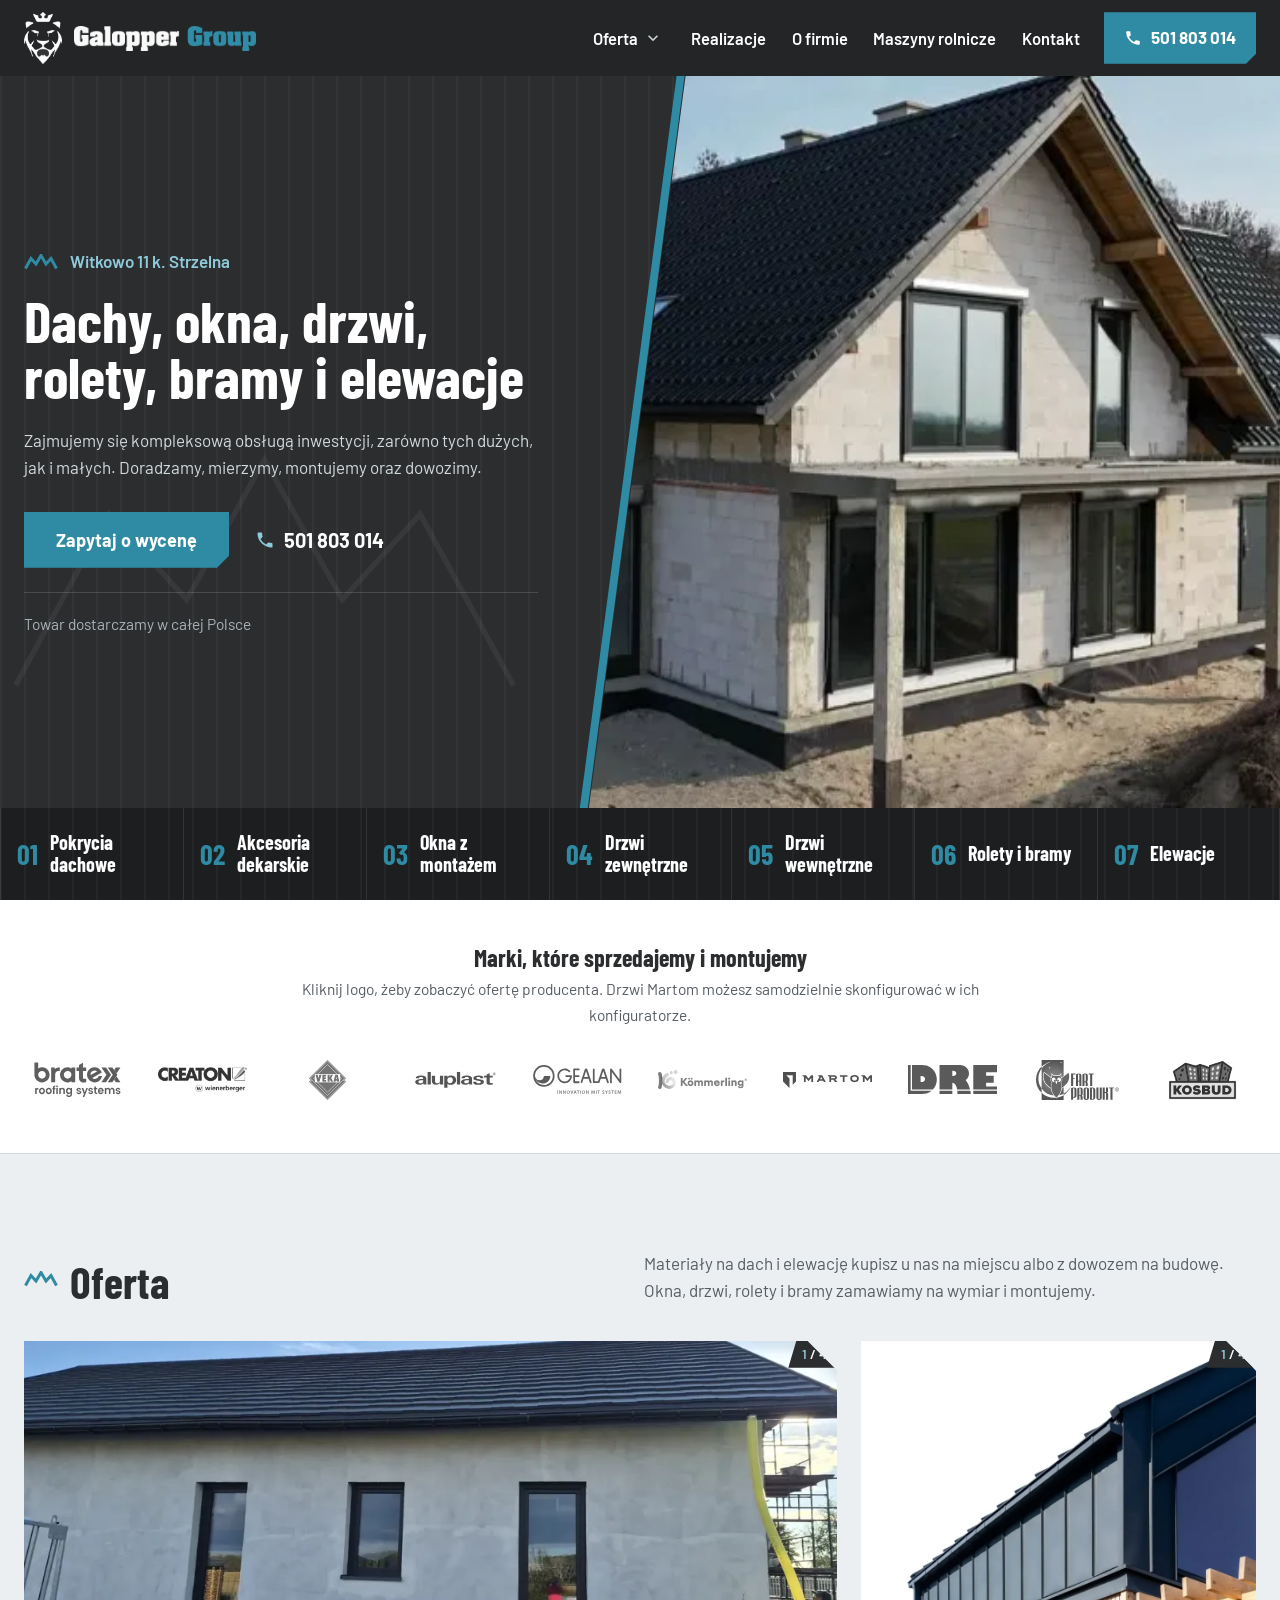
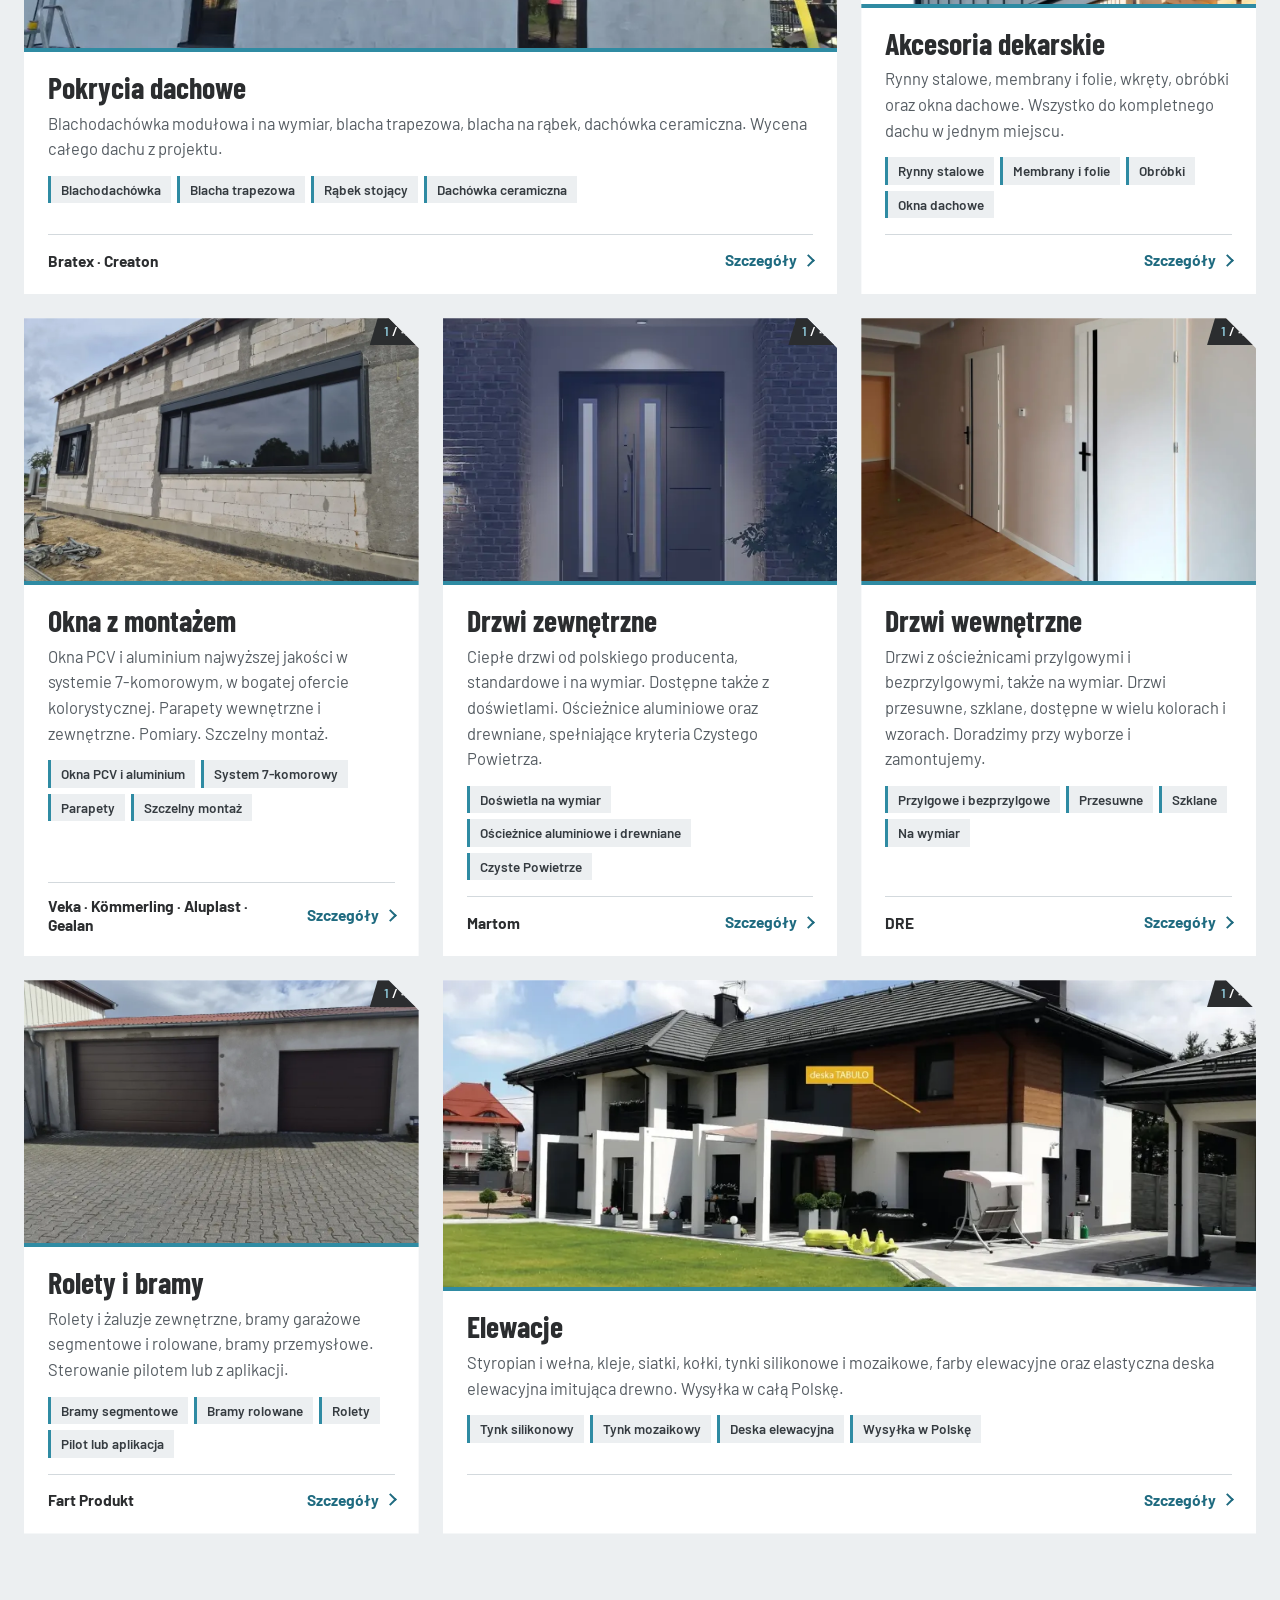
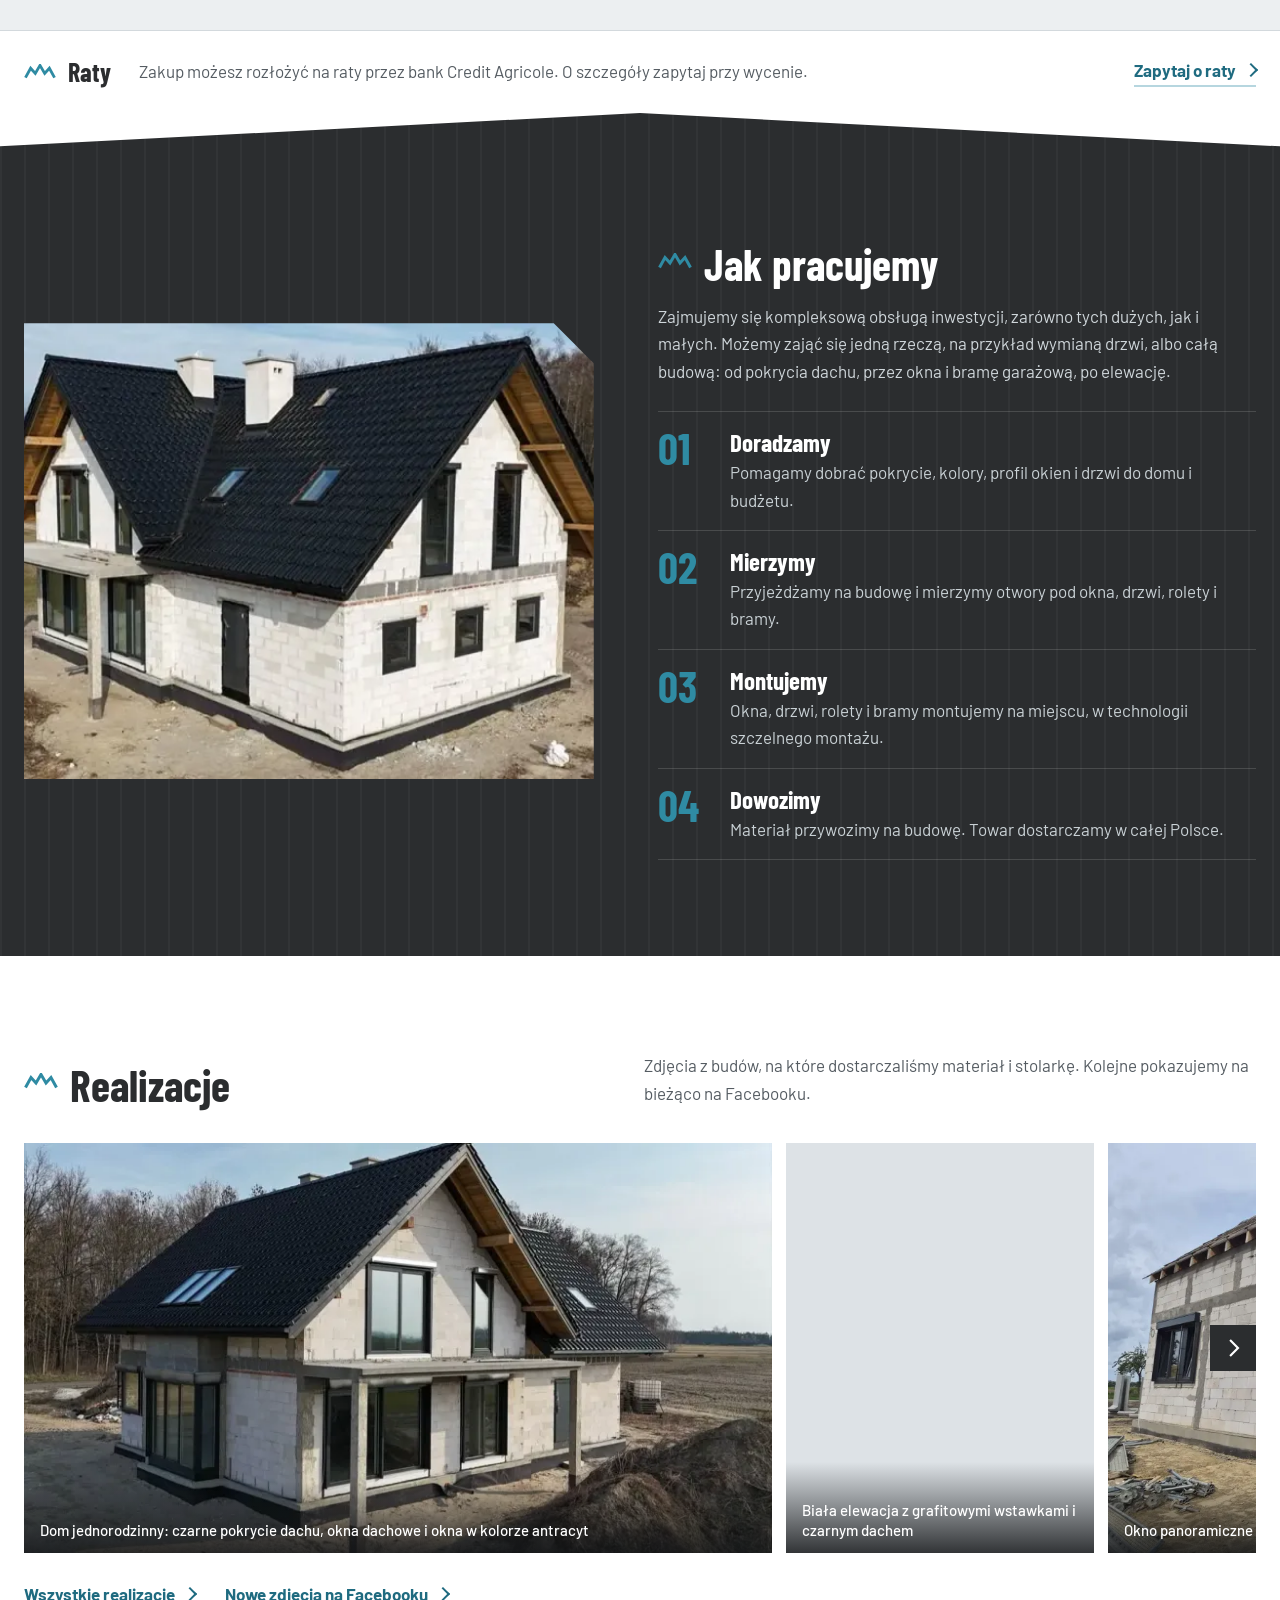
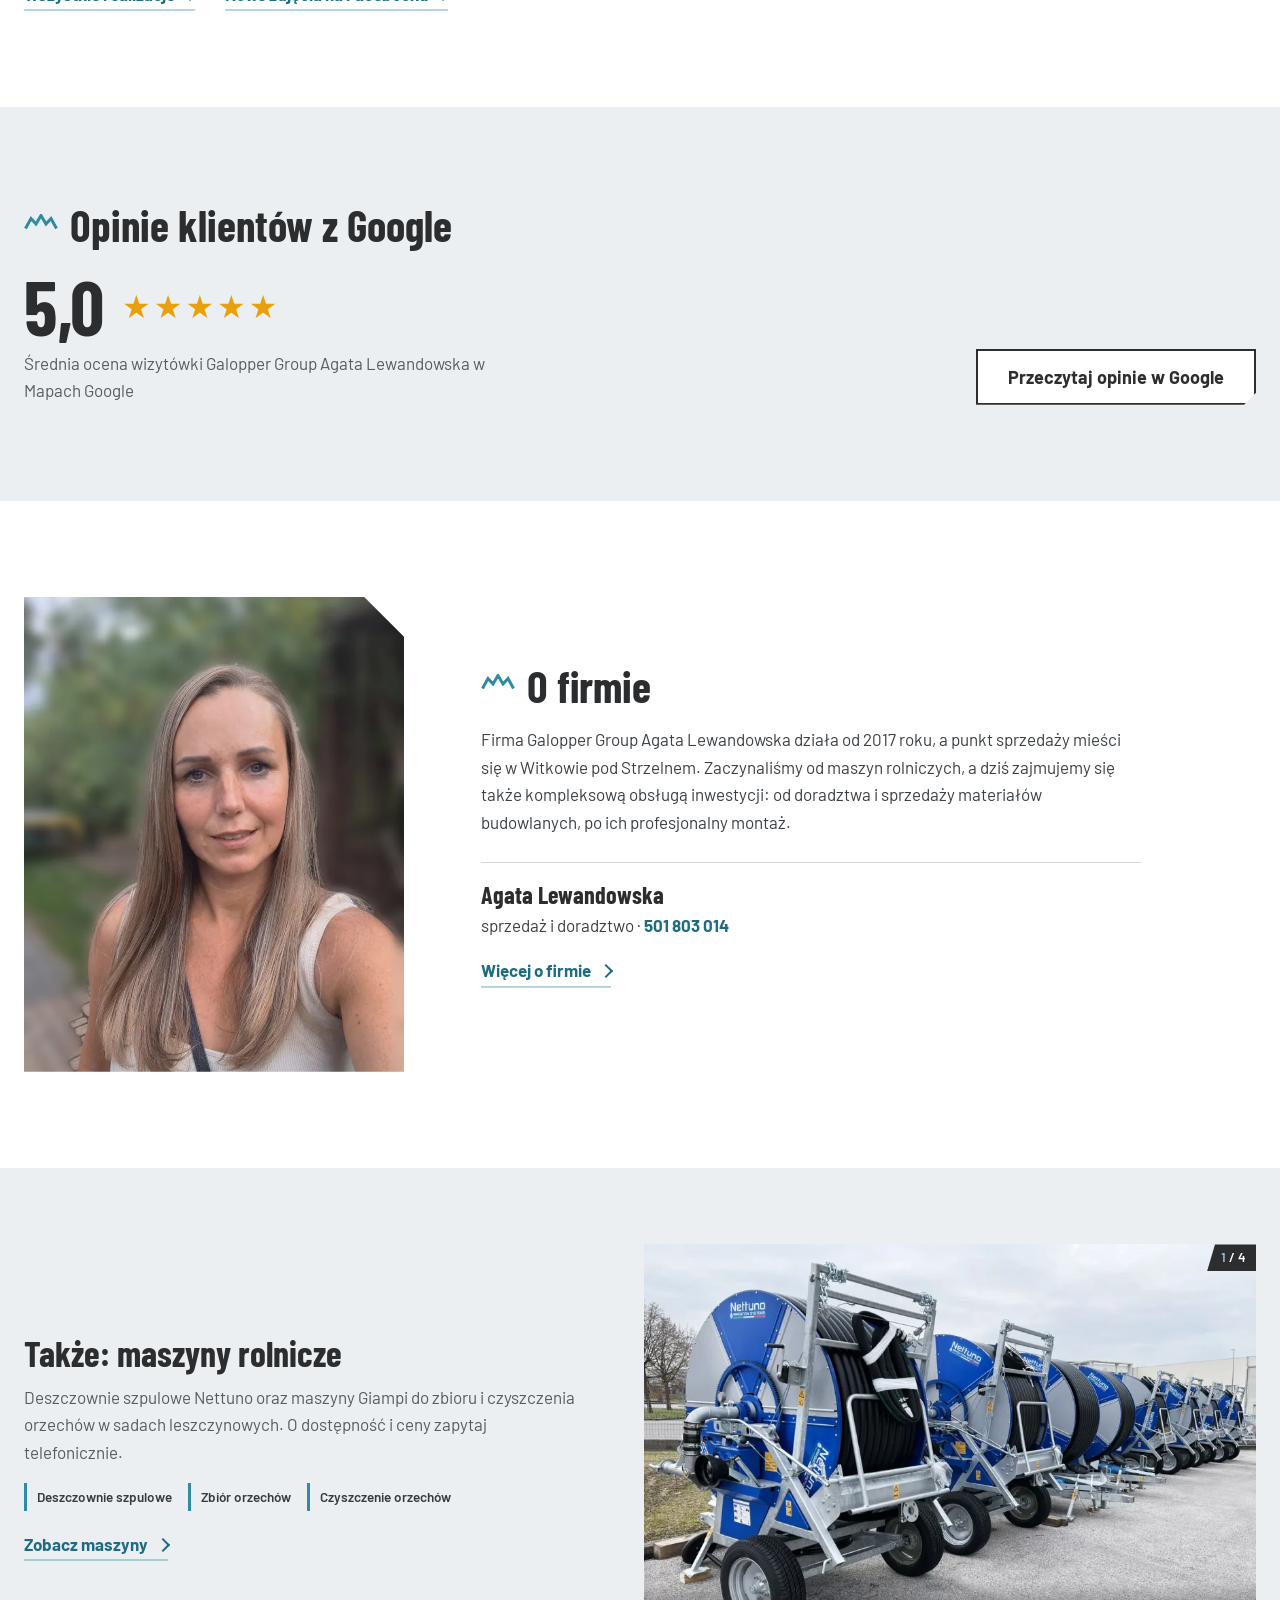
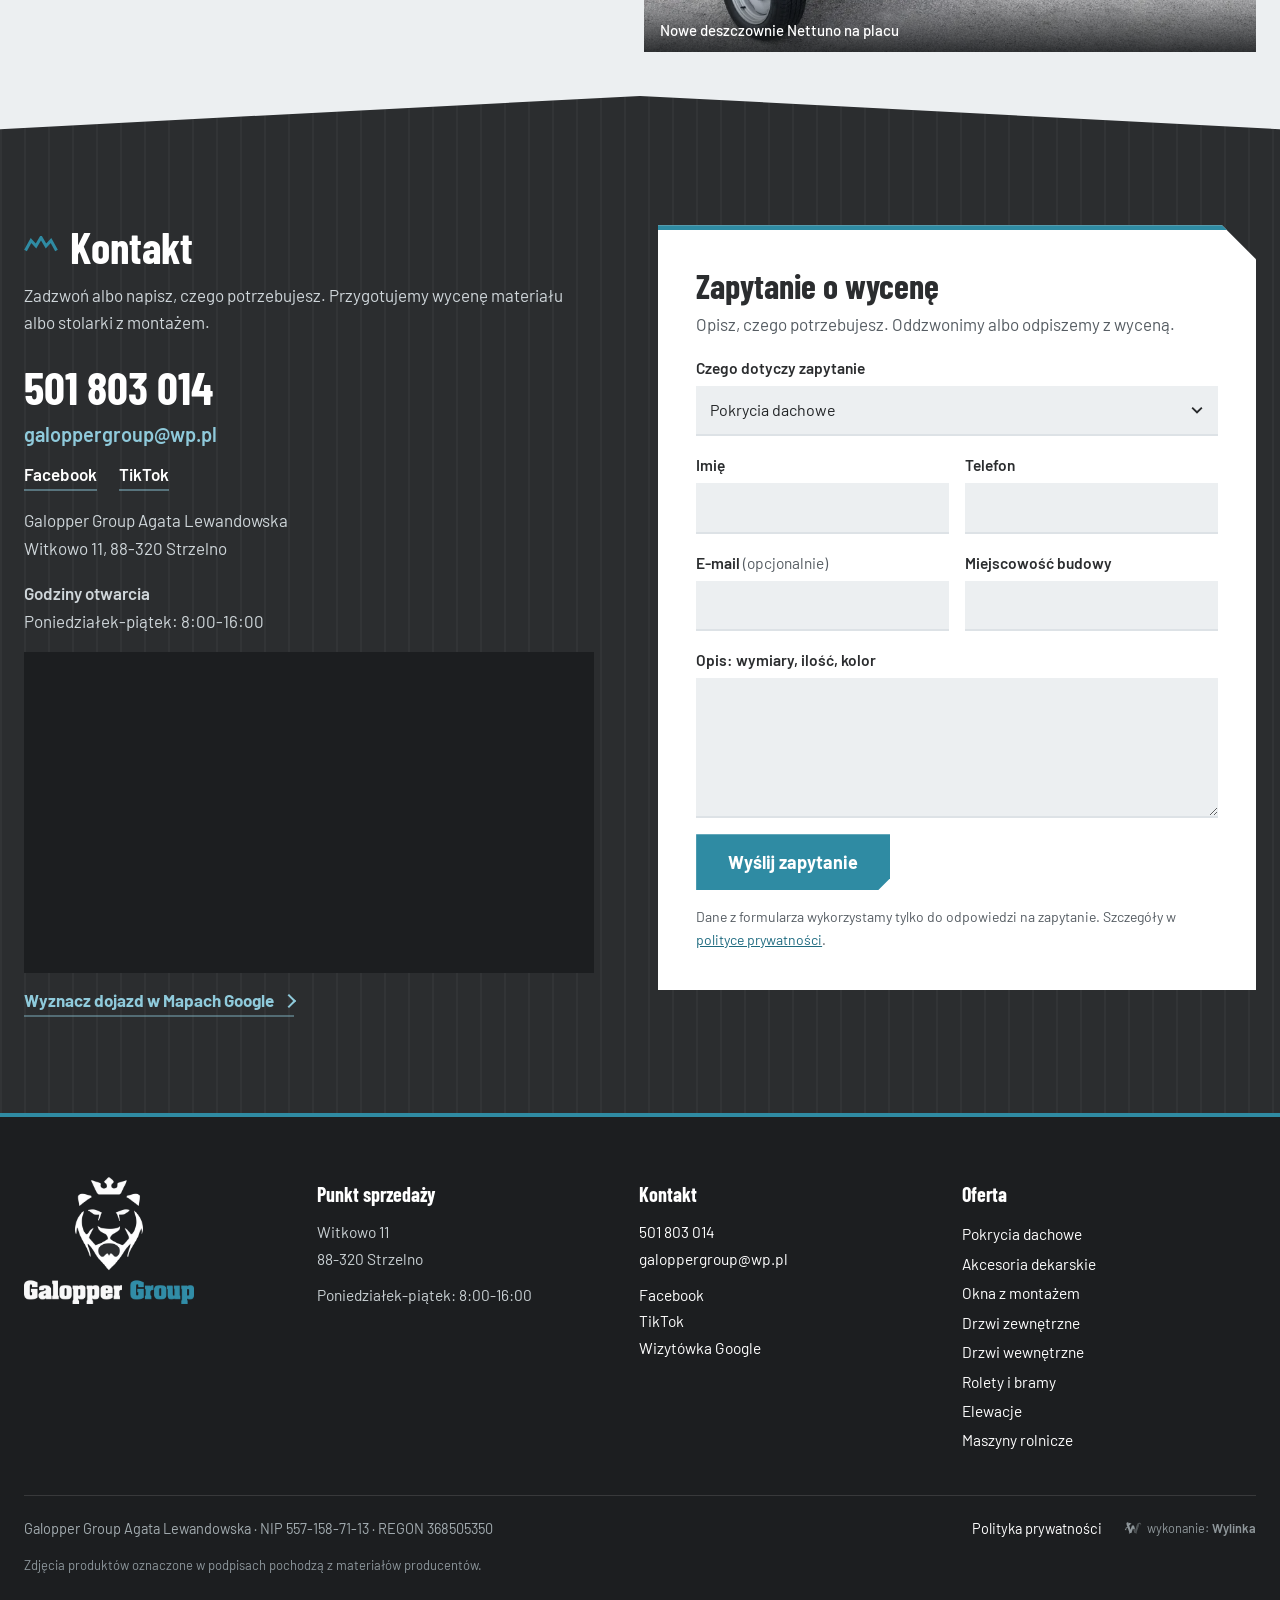
<file: index.html>
<!doctype html>
<html lang="pl-PL">
<head>
<meta charset="UTF-8">
<meta name="viewport" content="width=device-width, initial-scale=1, viewport-fit=cover">
<title>Galopper Group: dachy, okna, drzwi, bramy i elewacje | Witkowo k. Strzelna</title>
<meta name='robots' content='noindex, nofollow' />
<link rel="preload" href="https://disaster26.github.io/galopper-strona/wp-content/themes/galopper/fonts/Barlow-400-latin.woff2" as="font" type="font/woff2" crossorigin>
<link rel="preload" href="https://disaster26.github.io/galopper-strona/wp-content/themes/galopper/fonts/BarlowCondensed-700-latin.woff2" as="font" type="font/woff2" crossorigin>
<meta name="theme-color" content="#ffffff">
<meta name="description" content="Witkowo k. Strzelna: pokrycia dachowe Bratex i Creaton, okna Veka, Aluplast, Gealan, drzwi Martom i DRE, bramy Fart Produkt, elewacje Kosbud.">
<meta property="og:type" content="website">
<meta property="og:locale" content="pl_PL">
<meta property="og:site_name" content="Galopper Group">
<meta property="og:title" content="Galopper Group: dachy, okna, drzwi, bramy i elewacje | Witkowo k. Strzelna">
<meta property="og:description" content="Witkowo k. Strzelna: pokrycia dachowe Bratex i Creaton, okna Veka, Aluplast, Gealan, drzwi Martom i DRE, bramy Fart Produkt, elewacje Kosbud.">
<meta property="og:url" content="https://disaster26.github.io/galopper-strona/">
<meta property="og:image" content="https://disaster26.github.io/galopper-strona/wp-content/uploads/2026/11/dom-antracyt.webp">
<script type="application/ld+json">{"@context":"https://schema.org","@type":"HomeAndConstructionBusiness","@id":"https://disaster26.github.io/galopper-strona/#firma","name":"Galopper Group Agata Lewandowska","legalName":"Galopper Group AGATA LEWANDOWSKA","url":"https://disaster26.github.io/galopper-strona/","telephone":"+48501803014","email":"galoppergroup@wp.pl","taxID":"5571587113","logo":"https://disaster26.github.io/galopper-strona/wp-content/themes/galopper/img/logo.webp","image":"https://disaster26.github.io/galopper-strona/wp-content/themes/galopper/img/logo.webp","address":{"@type":"PostalAddress","streetAddress":"Witkowo 11","postalCode":"88-320","addressLocality":"Strzelno","addressRegion":"kujawsko-pomorskie","addressCountry":"PL"},"areaServed":"Strzelno i okolice","knowsAbout":["pokrycia dachowe","akcesoria dekarskie","okna PCV","drzwi zewnętrzne","drzwi wewnętrzne","rolety","bramy garażowe","elewacje","maszyny rolnicze"],"identifier":{"@type":"PropertyValue","propertyID":"REGON","value":"368505350"},"geo":{"@type":"GeoCoordinates","latitude":52.59479,"longitude":18.25534},"openingHoursSpecification":[{"@type":"OpeningHoursSpecification","dayOfWeek":["Monday","Tuesday","Wednesday","Thursday","Friday"],"opens":"08:00","closes":"16:00"}],"sameAs":["https://www.facebook.com/blachynadachywitkowo/","https://www.tiktok.com/@galoppergroup","https://www.google.com/maps?cid=14675847081042033631"]}</script>
<link rel='stylesheet' id='galopper-css' href='https://disaster26.github.io/galopper-strona/wp-content/themes/galopper/style.css' media='all' />
<link rel="canonical" href="https://disaster26.github.io/galopper-strona/" />
<link rel="icon" href="https://disaster26.github.io/galopper-strona/wp-content/uploads/2026/11/ikona-150x150.webp" sizes="32x32" />
<link rel="icon" href="https://disaster26.github.io/galopper-strona/wp-content/uploads/2026/11/ikona-300x300.webp" sizes="192x192" />
<link rel="apple-touch-icon" href="https://disaster26.github.io/galopper-strona/wp-content/uploads/2026/11/ikona-300x300.webp" />
<meta name="msapplication-TileImage" content="https://disaster26.github.io/galopper-strona/wp-content/uploads/2026/11/ikona-300x300.webp" />
</head>
<body class="home wp-singular page-template-default page page-id-65 wp-embed-responsive wp-theme-galopper">
<a class="pomin" href="#tresc">Przejdź do treści</a>
<header class="top" id="top">
	<div class="top-in">
		<a href="https://disaster26.github.io/galopper-strona/" class="logo" aria-label="Galopper Group: strona główna">
			<img src="https://disaster26.github.io/galopper-strona/wp-content/themes/galopper/img/logo-lew-biala.webp" alt="" class="logo-lew" width="221" height="300">
			<img src="https://disaster26.github.io/galopper-strona/wp-content/themes/galopper/img/logo-napis-biala.webp" alt="Galopper Group" class="logo-napis" width="900" height="124">
		</a>
		<nav class="nav" id="nav" aria-label="Menu główne">
			<ul id="menu-menu-glowne" class="menu"><li id="menu-item-100" class="menu-item menu-item-type-post_type menu-item-object-page menu-item-has-children menu-item-100"><a href="https://disaster26.github.io/galopper-strona/oferta/">Oferta</a><button type="button" class="pod-przel" aria-expanded="false" aria-label="Pokaż podstrony: Oferta"><svg viewBox="0 0 24 24" aria-hidden="true" focusable="false"><path d="M7.4 8.6 6 10l6 6 6-6-1.4-1.4-4.6 4.6z"/></svg></button>
<ul class="sub-menu">
	<li id="menu-item-101" class="menu-item menu-item-type-post_type menu-item-object-page menu-item-101"><a href="https://disaster26.github.io/galopper-strona/oferta/pokrycia-dachowe/">Pokrycia dachowe</a></li>
	<li id="menu-item-102" class="menu-item menu-item-type-post_type menu-item-object-page menu-item-102"><a href="https://disaster26.github.io/galopper-strona/oferta/akcesoria-dekarskie/">Akcesoria dekarskie</a></li>
	<li id="menu-item-103" class="menu-item menu-item-type-post_type menu-item-object-page menu-item-103"><a href="https://disaster26.github.io/galopper-strona/oferta/okna/">Okna z montażem</a></li>
	<li id="menu-item-104" class="menu-item menu-item-type-post_type menu-item-object-page menu-item-104"><a href="https://disaster26.github.io/galopper-strona/oferta/drzwi-zewnetrzne/">Drzwi zewnętrzne</a></li>
	<li id="menu-item-105" class="menu-item menu-item-type-post_type menu-item-object-page menu-item-105"><a href="https://disaster26.github.io/galopper-strona/oferta/drzwi-wewnetrzne/">Drzwi wewnętrzne</a></li>
	<li id="menu-item-106" class="menu-item menu-item-type-post_type menu-item-object-page menu-item-106"><a href="https://disaster26.github.io/galopper-strona/oferta/rolety-i-bramy/">Rolety i bramy</a></li>
	<li id="menu-item-107" class="menu-item menu-item-type-post_type menu-item-object-page menu-item-107"><a href="https://disaster26.github.io/galopper-strona/oferta/elewacje/">Elewacje</a></li>
</ul>
</li>
<li id="menu-item-108" class="menu-item menu-item-type-post_type menu-item-object-page menu-item-108"><a href="https://disaster26.github.io/galopper-strona/realizacje/">Realizacje</a></li>
<li id="menu-item-109" class="menu-item menu-item-type-post_type menu-item-object-page menu-item-109"><a href="https://disaster26.github.io/galopper-strona/o-firmie/">O firmie</a></li>
<li id="menu-item-110" class="menu-item menu-item-type-post_type menu-item-object-page menu-item-110"><a href="https://disaster26.github.io/galopper-strona/maszyny-rolnicze/">Maszyny rolnicze</a></li>
<li id="menu-item-111" class="menu-item menu-item-type-post_type menu-item-object-page menu-item-111"><a href="https://disaster26.github.io/galopper-strona/kontakt/">Kontakt</a></li>
</ul>			<a href="tel:+48501803014" class="nav-tel">Zadzwoń: 501 803 014</a>
		</nav>
		<a href="tel:+48501803014" class="top-tel" aria-label="Zadzwoń: 501 803 014">
			<svg viewBox="0 0 24 24" aria-hidden="true" focusable="false"><path d="M6.6 10.8a15.1 15.1 0 0 0 6.6 6.6l2.2-2.2a1 1 0 0 1 1-.25 11.4 11.4 0 0 0 3.6.57 1 1 0 0 1 1 1V20a1 1 0 0 1-1 1A17 17 0 0 1 3 4a1 1 0 0 1 1-1h3.5a1 1 0 0 1 1 1c0 1.25.2 2.45.57 3.57a1 1 0 0 1-.25 1z"/></svg>			<span>501 803 014</span>
		</a>
		<button class="burger" id="burger" type="button" aria-label="Otwórz menu" aria-expanded="false" aria-controls="nav"><span></span><span></span><span></span></button>
	</div>
</header>
<main id="tresc">
<section class="hero" id="start">
	<figure class="hero-foto">
		<img width="1290" height="706" src="https://disaster26.github.io/galopper-strona/wp-content/uploads/2026/11/dom-antracyt.webp" class="attachment-gg-duze size-gg-duze" alt="Dom jednorodzinny w budowie z czarnym pokryciem dachu, oknami dachowymi i oknami w kolorze antracyt" sizes="(max-width: 760px) 100vw, 56vw" loading="eager" fetchpriority="high" decoding="async" srcset="https://disaster26.github.io/galopper-strona/wp-content/uploads/2026/11/dom-antracyt.webp 1290w, https://disaster26.github.io/galopper-strona/wp-content/uploads/2026/11/dom-antracyt-300x164.webp 300w, https://disaster26.github.io/galopper-strona/wp-content/uploads/2026/11/dom-antracyt-1024x560.webp 1024w, https://disaster26.github.io/galopper-strona/wp-content/uploads/2026/11/dom-antracyt-768x420.webp 768w" />	</figure>
	<div class="hero-in">
		<p class="hero-adres">Witkowo 11 k. Strzelna</p>		<h1>Dachy, okna, drzwi, rolety, bramy i elewacje</h1>
		<p class="lead">Zajmujemy się kompleksową obsługą inwestycji, zarówno tych dużych, jak i małych. Doradzamy, mierzymy, montujemy oraz dowozimy.</p>
		<div class="hero-cta" id="hero-cta">
			<a href="https://disaster26.github.io/galopper-strona/kontakt/#formularz" class="btn">Zapytaj o wycenę</a>
			<a href="tel:+48501803014" class="hero-tel"><svg viewBox="0 0 24 24" aria-hidden="true" focusable="false"><path d="M6.6 10.8a15.1 15.1 0 0 0 6.6 6.6l2.2-2.2a1 1 0 0 1 1-.25 11.4 11.4 0 0 0 3.6.57 1 1 0 0 1 1 1V20a1 1 0 0 1-1 1A17 17 0 0 1 3 4a1 1 0 0 1 1-1h3.5a1 1 0 0 1 1 1c0 1.25.2 2.45.57 3.57a1 1 0 0 1-.25 1z"/></svg>501 803 014</a>
		</div>
		<p class="hero-fakty">Towar dostarczamy w całej Polsce</p>	</div>
</section>

<nav class="kategorie" aria-label="Oferta w skrócie">
	<ul class="kat-lista">
					<li><a href="https://disaster26.github.io/galopper-strona/oferta/pokrycia-dachowe/">
				<span class="kat-nr">01</span>
				<span class="kat-t">Pokrycia dachowe</span>
				<span class="kat-m">Bratex · Creaton</span>			</a></li>
					<li><a href="https://disaster26.github.io/galopper-strona/oferta/akcesoria-dekarskie/">
				<span class="kat-nr">02</span>
				<span class="kat-t">Akcesoria dekarskie</span>
							</a></li>
					<li><a href="https://disaster26.github.io/galopper-strona/oferta/okna/">
				<span class="kat-nr">03</span>
				<span class="kat-t">Okna z montażem</span>
				<span class="kat-m">Veka · Kömmerling · Aluplast · Gealan</span>			</a></li>
					<li><a href="https://disaster26.github.io/galopper-strona/oferta/drzwi-zewnetrzne/">
				<span class="kat-nr">04</span>
				<span class="kat-t">Drzwi zewnętrzne</span>
				<span class="kat-m">Martom</span>			</a></li>
					<li><a href="https://disaster26.github.io/galopper-strona/oferta/drzwi-wewnetrzne/">
				<span class="kat-nr">05</span>
				<span class="kat-t">Drzwi wewnętrzne</span>
				<span class="kat-m">DRE</span>			</a></li>
					<li><a href="https://disaster26.github.io/galopper-strona/oferta/rolety-i-bramy/">
				<span class="kat-nr">06</span>
				<span class="kat-t">Rolety i bramy</span>
				<span class="kat-m">Fart Produkt</span>			</a></li>
					<li><a href="https://disaster26.github.io/galopper-strona/oferta/elewacje/">
				<span class="kat-nr">07</span>
				<span class="kat-t">Elewacje</span>
							</a></li>
			</ul>
</nav>

<section class="marki" aria-labelledby="marki-h">
	<div class="wrap">
		<h2 id="marki-h">Marki, które sprzedajemy i montujemy</h2>
		<p class="marki-info">Kliknij logo, żeby zobaczyć ofertę producenta. Drzwi Martom możesz samodzielnie skonfigurować w ich konfiguratorze.</p>
		<ul class="marki-lista">
							<li>
											<a href="https://bratex.pl/" target="_blank" rel="noopener" title="Strona producenta: Bratex"><img src="https://disaster26.github.io/galopper-strona/wp-content/uploads/2026/11/bratex.svg" alt="Bratex" width="181" height="75" loading="lazy" decoding="async"></a>
									</li>
							<li>
											<a href="https://www.creaton.pl/" target="_blank" rel="noopener" title="Strona producenta: Creaton"><img src="https://disaster26.github.io/galopper-strona/wp-content/uploads/2026/11/creaton-300x84.webp" alt="Creaton" width="300" height="84" loading="lazy" decoding="async"></a>
									</li>
							<li>
											<a href="https://www.veka.pl/" target="_blank" rel="noopener" title="Strona producenta: Veka"><img src="https://disaster26.github.io/galopper-strona/wp-content/uploads/2026/11/veka.svg" alt="Veka" width="230" height="251" loading="lazy" decoding="async"></a>
									</li>
							<li>
											<a href="https://www.aluplast.com.pl/" target="_blank" rel="noopener" title="Strona producenta: Aluplast"><img src="https://disaster26.github.io/galopper-strona/wp-content/uploads/2026/11/aluplast.svg" alt="Aluplast" width="836" height="385" loading="lazy" decoding="async"></a>
									</li>
							<li>
											<a href="https://www.gealan.de/pl" target="_blank" rel="noopener" title="Strona producenta: Gealan"><img src="https://disaster26.github.io/galopper-strona/wp-content/uploads/2026/11/gealan.svg" alt="Gealan" width="137" height="44" loading="lazy" decoding="async"></a>
									</li>
							<li>
											<a href="https://www.koemmerling.pl/" target="_blank" rel="noopener" title="Strona producenta: Kömmerling"><img src="https://disaster26.github.io/galopper-strona/wp-content/uploads/2026/11/kommerling-300x68.webp" alt="Kömmerling" width="300" height="68" loading="lazy" decoding="async"></a>
									</li>
							<li>
											<a href="https://konfigurator.drzwimartom.pl/" target="_blank" rel="noopener" title="Strona producenta: Martom"><img src="https://disaster26.github.io/galopper-strona/wp-content/uploads/2026/11/martom.svg" alt="Martom" width="191" height="35" loading="lazy" decoding="async"></a>
									</li>
							<li>
											<a href="https://dre.pl/" target="_blank" rel="noopener" title="Strona producenta: DRE"><img src="https://disaster26.github.io/galopper-strona/wp-content/uploads/2026/11/dre.svg" alt="DRE" width="238" height="77" loading="lazy" decoding="async"></a>
									</li>
							<li>
											<a href="https://fartprodukt.pl/" target="_blank" rel="noopener" title="Strona producenta: Fart Produkt"><img src="https://disaster26.github.io/galopper-strona/wp-content/uploads/2026/11/fart.svg" alt="Fart Produkt" width="160" height="60" loading="lazy" decoding="async"></a>
									</li>
							<li>
											<a href="https://kosbud.com.pl/" target="_blank" rel="noopener" title="Strona producenta: Kosbud"><img src="https://disaster26.github.io/galopper-strona/wp-content/uploads/2026/11/kosbud.webp" alt="Kosbud" width="205" height="120" loading="lazy" decoding="async"></a>
									</li>
					</ul>
	</div>
</section>

<section class="sekcja oferta" id="oferta">
	<div class="wrap">
		<div class="sek-glowa">
			<h2>Oferta</h2>
			<p>Materiały na dach i elewację kupisz u nas na miejscu albo z dowozem na budowę. Okna, drzwi, rolety i bramy zamawiamy na wymiar i montujemy.</p>		</div>
		<div class="kafle">
			<article class="kafel kafel-szeroki">
			<div class="karuzela k-kafel wiele" data-karuzela><div class="k-tor" tabindex="0" role="group" aria-roledescription="karuzela" aria-label="Zdjęcia: Pokrycia dachowe"><figure class="k-slajd" aria-label="1 z 4"><a href="https://disaster26.github.io/galopper-strona/oferta/pokrycia-dachowe/" tabindex="-1"><img width="1024" height="768" src="https://disaster26.github.io/galopper-strona/wp-content/uploads/2026/11/dach-grafit-nowy-1024x768.webp" class="attachment-large size-large" alt="Nowy dom z grafitowym pokryciem dachu i antracytowymi oknami" sizes="(max-width: 760px) 100vw, 66vw" loading="lazy" decoding="async" srcset="https://disaster26.github.io/galopper-strona/wp-content/uploads/2026/11/dach-grafit-nowy-1024x768.webp 1024w, https://disaster26.github.io/galopper-strona/wp-content/uploads/2026/11/dach-grafit-nowy-300x225.webp 300w, https://disaster26.github.io/galopper-strona/wp-content/uploads/2026/11/dach-grafit-nowy-768x576.webp 768w, https://disaster26.github.io/galopper-strona/wp-content/uploads/2026/11/dach-grafit-nowy.webp 1400w" /></a></figure><figure class="k-slajd" aria-label="2 z 4"><a href="https://disaster26.github.io/galopper-strona/oferta/pokrycia-dachowe/" tabindex="-1"><img width="576" height="1024" src="https://disaster26.github.io/galopper-strona/wp-content/uploads/2026/11/dach-ceglasty-576x1024.webp" class="attachment-large size-large" alt="Ceglasta blachodachówka Bratex Savanna i białe rynny stalowe na domu z czerwonej cegły" sizes="(max-width: 760px) 100vw, 66vw" loading="lazy" decoding="async" srcset="https://disaster26.github.io/galopper-strona/wp-content/uploads/2026/11/dach-ceglasty-576x1024.webp 576w, https://disaster26.github.io/galopper-strona/wp-content/uploads/2026/11/dach-ceglasty-169x300.webp 169w, https://disaster26.github.io/galopper-strona/wp-content/uploads/2026/11/dach-ceglasty-768x1365.webp 768w, https://disaster26.github.io/galopper-strona/wp-content/uploads/2026/11/dach-ceglasty-864x1536.webp 864w, https://disaster26.github.io/galopper-strona/wp-content/uploads/2026/11/dach-ceglasty.webp 900w" /></a></figure><figure class="k-slajd" aria-label="3 z 4"><a href="https://disaster26.github.io/galopper-strona/oferta/pokrycia-dachowe/" tabindex="-1"><img width="1024" height="768" src="https://disaster26.github.io/galopper-strona/wp-content/uploads/2026/11/dach-grafit-dom-1024x768.webp" class="attachment-large size-large" alt="Dom parterowy w budowie z grafitowym pokryciem dachu" sizes="(max-width: 760px) 100vw, 66vw" loading="lazy" decoding="async" srcset="https://disaster26.github.io/galopper-strona/wp-content/uploads/2026/11/dach-grafit-dom-1024x768.webp 1024w, https://disaster26.github.io/galopper-strona/wp-content/uploads/2026/11/dach-grafit-dom-300x225.webp 300w, https://disaster26.github.io/galopper-strona/wp-content/uploads/2026/11/dach-grafit-dom-768x576.webp 768w, https://disaster26.github.io/galopper-strona/wp-content/uploads/2026/11/dach-grafit-dom.webp 1400w" /></a></figure><figure class="k-slajd" aria-label="4 z 4"><a href="https://disaster26.github.io/galopper-strona/oferta/pokrycia-dachowe/" tabindex="-1"><img width="1024" height="768" src="https://disaster26.github.io/galopper-strona/wp-content/uploads/2026/11/dach-braz-1024x768.webp" class="attachment-large size-large" alt="Dom z poddaszem i nowym brązowym pokryciem dachu" sizes="(max-width: 760px) 100vw, 66vw" loading="lazy" decoding="async" srcset="https://disaster26.github.io/galopper-strona/wp-content/uploads/2026/11/dach-braz-1024x768.webp 1024w, https://disaster26.github.io/galopper-strona/wp-content/uploads/2026/11/dach-braz-300x225.webp 300w, https://disaster26.github.io/galopper-strona/wp-content/uploads/2026/11/dach-braz-768x576.webp 768w, https://disaster26.github.io/galopper-strona/wp-content/uploads/2026/11/dach-braz.webp 1400w" /></a></figure></div><button type="button" class="k-strz k-pop" aria-label="Poprzednie zdjęcie"><svg viewBox="0 0 24 24" aria-hidden="true" focusable="false"><path d="M15.4 5.4 14 4l-8 8 8 8 1.4-1.4L8.8 12z"/></svg></button><button type="button" class="k-strz k-nast" aria-label="Następne zdjęcie"><svg viewBox="0 0 24 24" aria-hidden="true" focusable="false"><path d="M8.6 18.6 10 20l8-8-8-8-1.4 1.4 6.6 6.6z"/></svg></button><p class="k-licznik" aria-hidden="true"><span>1</span> / 4</p></div>			<div class="kafel-txt">
				<h3><a href="https://disaster26.github.io/galopper-strona/oferta/pokrycia-dachowe/">Pokrycia dachowe</a></h3>
				<p>Blachodachówka modułowa i na wymiar, blacha trapezowa, blacha na rąbek, dachówka ceramiczna. Wycena całego dachu z projektu.</p>
				<ul class="cechy"><li>Blachodachówka</li><li>Blacha trapezowa</li><li>Rąbek stojący</li><li>Dachówka ceramiczna</li></ul>				<p class="kafel-dol">
					<span class="kafel-marki">Bratex · Creaton</span>					<a href="https://disaster26.github.io/galopper-strona/oferta/pokrycia-dachowe/" class="kafel-wiecej" aria-hidden="true" tabindex="-1">Szczegóły</a>
				</p>
			</div>
		</article>
			<article class="kafel">
			<div class="karuzela k-kafel wiele" data-karuzela><div class="k-tor" tabindex="0" role="group" aria-roledescription="karuzela" aria-label="Zdjęcia: Akcesoria dekarskie"><figure class="k-slajd" aria-label="1 z 4"><a href="https://disaster26.github.io/galopper-strona/oferta/akcesoria-dekarskie/" tabindex="-1"><img width="900" height="600" src="https://disaster26.github.io/galopper-strona/wp-content/uploads/2026/11/bratex-obrobki-900x600.webp" class="attachment-gg-kafel size-gg-kafel" alt="Granatowa elewacja i dach z blachy na rąbek z obróbkami oraz rynną" sizes="(max-width: 760px) 100vw, (max-width: 1060px) 50vw, 400px" loading="lazy" decoding="async" /></a></figure><figure class="k-slajd" aria-label="2 z 4"><a href="https://disaster26.github.io/galopper-strona/oferta/akcesoria-dekarskie/" tabindex="-1"><img width="478" height="600" src="https://disaster26.github.io/galopper-strona/wp-content/uploads/2026/11/rynna-detal-478x600.webp" class="attachment-gg-kafel size-gg-kafel" alt="Stalowa rynna i obróbka blacharska przy okapie dachu z blachodachówki" sizes="(max-width: 760px) 100vw, (max-width: 1060px) 50vw, 400px" loading="lazy" decoding="async" /></a></figure><figure class="k-slajd" aria-label="3 z 4"><a href="https://disaster26.github.io/galopper-strona/oferta/akcesoria-dekarskie/" tabindex="-1"><img width="900" height="600" src="https://disaster26.github.io/galopper-strona/wp-content/uploads/2026/11/bratex-dekarz-900x600.webp" class="attachment-gg-kafel size-gg-kafel" alt="Dekarz układający obróbkę blacharską na łatach dachu" sizes="(max-width: 760px) 100vw, (max-width: 1060px) 50vw, 400px" loading="lazy" decoding="async" srcset="https://disaster26.github.io/galopper-strona/wp-content/uploads/2026/11/bratex-dekarz-900x600.webp 900w, https://disaster26.github.io/galopper-strona/wp-content/uploads/2026/11/bratex-dekarz-300x200.webp 300w, https://disaster26.github.io/galopper-strona/wp-content/uploads/2026/11/bratex-dekarz-1024x683.webp 1024w, https://disaster26.github.io/galopper-strona/wp-content/uploads/2026/11/bratex-dekarz-768x512.webp 768w, https://disaster26.github.io/galopper-strona/wp-content/uploads/2026/11/bratex-dekarz.webp 1400w" /></a></figure><figure class="k-slajd" aria-label="4 z 4"><a href="https://disaster26.github.io/galopper-strona/oferta/akcesoria-dekarskie/" tabindex="-1"><img width="800" height="533" src="https://disaster26.github.io/galopper-strona/wp-content/uploads/2026/11/bratex-detal.webp" class="attachment-gg-kafel size-gg-kafel" alt="Zbliżenie zagięcia jasnej blachy na rąbek stojący" sizes="(max-width: 760px) 100vw, (max-width: 1060px) 50vw, 400px" loading="lazy" decoding="async" srcset="https://disaster26.github.io/galopper-strona/wp-content/uploads/2026/11/bratex-detal.webp 800w, https://disaster26.github.io/galopper-strona/wp-content/uploads/2026/11/bratex-detal-300x200.webp 300w, https://disaster26.github.io/galopper-strona/wp-content/uploads/2026/11/bratex-detal-768x512.webp 768w" /></a></figure></div><button type="button" class="k-strz k-pop" aria-label="Poprzednie zdjęcie"><svg viewBox="0 0 24 24" aria-hidden="true" focusable="false"><path d="M15.4 5.4 14 4l-8 8 8 8 1.4-1.4L8.8 12z"/></svg></button><button type="button" class="k-strz k-nast" aria-label="Następne zdjęcie"><svg viewBox="0 0 24 24" aria-hidden="true" focusable="false"><path d="M8.6 18.6 10 20l8-8-8-8-1.4 1.4 6.6 6.6z"/></svg></button><p class="k-licznik" aria-hidden="true"><span>1</span> / 4</p></div>			<div class="kafel-txt">
				<h3><a href="https://disaster26.github.io/galopper-strona/oferta/akcesoria-dekarskie/">Akcesoria dekarskie</a></h3>
				<p>Rynny stalowe, membrany i folie, wkręty, obróbki oraz okna dachowe. Wszystko do kompletnego dachu w jednym miejscu.</p>
				<ul class="cechy"><li>Rynny stalowe</li><li>Membrany i folie</li><li>Obróbki</li><li>Okna dachowe</li></ul>				<p class="kafel-dol">
										<a href="https://disaster26.github.io/galopper-strona/oferta/akcesoria-dekarskie/" class="kafel-wiecej" aria-hidden="true" tabindex="-1">Szczegóły</a>
				</p>
			</div>
		</article>
			<article class="kafel">
			<div class="karuzela k-kafel wiele" data-karuzela><div class="k-tor" tabindex="0" role="group" aria-roledescription="karuzela" aria-label="Zdjęcia: Okna z montażem"><figure class="k-slajd" aria-label="1 z 4"><a href="https://disaster26.github.io/galopper-strona/oferta/okna/" tabindex="-1"><img width="900" height="600" src="https://disaster26.github.io/galopper-strona/wp-content/uploads/2026/11/okna-antracyt-budowa-900x600.webp" class="attachment-gg-kafel size-gg-kafel" alt="Duże okno panoramiczne i okna w kolorze antracyt zamontowane w ścianach z bloczków" sizes="(max-width: 760px) 100vw, (max-width: 1060px) 50vw, 400px" loading="lazy" decoding="async" /></a></figure><figure class="k-slajd" aria-label="2 z 4"><a href="https://disaster26.github.io/galopper-strona/oferta/okna/" tabindex="-1"><img width="900" height="600" src="https://disaster26.github.io/galopper-strona/wp-content/uploads/2026/11/okna-dom-zima-900x600.webp" class="attachment-gg-kafel size-gg-kafel" alt="Dom z bloczków z czarnym dachem i antracytowymi oknami, zimą" sizes="(max-width: 760px) 100vw, (max-width: 1060px) 50vw, 400px" loading="lazy" decoding="async" /></a></figure><figure class="k-slajd" aria-label="3 z 4"><a href="https://disaster26.github.io/galopper-strona/oferta/okna/" tabindex="-1"><img width="900" height="600" src="https://disaster26.github.io/galopper-strona/wp-content/uploads/2026/11/okna-dom-zima-tyl-900x600.webp" class="attachment-gg-kafel size-gg-kafel" alt="Dom z czarnym dachem i antracytowymi oknami tarasowymi, widok od tyłu" sizes="(max-width: 760px) 100vw, (max-width: 1060px) 50vw, 400px" loading="lazy" decoding="async" /></a></figure><figure class="k-slajd" aria-label="4 z 4"><a href="https://disaster26.github.io/galopper-strona/oferta/okna/" tabindex="-1"><img width="562" height="600" src="https://disaster26.github.io/galopper-strona/wp-content/uploads/2026/11/okna-narozne-562x600.webp" class="attachment-gg-kafel size-gg-kafel" alt="Antracytowe okna w narożniku budynku w trakcie budowy" sizes="(max-width: 760px) 100vw, (max-width: 1060px) 50vw, 400px" loading="lazy" decoding="async" /></a></figure></div><button type="button" class="k-strz k-pop" aria-label="Poprzednie zdjęcie"><svg viewBox="0 0 24 24" aria-hidden="true" focusable="false"><path d="M15.4 5.4 14 4l-8 8 8 8 1.4-1.4L8.8 12z"/></svg></button><button type="button" class="k-strz k-nast" aria-label="Następne zdjęcie"><svg viewBox="0 0 24 24" aria-hidden="true" focusable="false"><path d="M8.6 18.6 10 20l8-8-8-8-1.4 1.4 6.6 6.6z"/></svg></button><p class="k-licznik" aria-hidden="true"><span>1</span> / 4</p></div>			<div class="kafel-txt">
				<h3><a href="https://disaster26.github.io/galopper-strona/oferta/okna/">Okna z montażem</a></h3>
				<p>Okna PCV i aluminium najwyższej jakości w systemie 7-komorowym, w bogatej ofercie kolorystycznej. Parapety wewnętrzne i zewnętrzne. Pomiary. Szczelny montaż.</p>
				<ul class="cechy"><li>Okna PCV i aluminium</li><li>System 7-komorowy</li><li>Parapety</li><li>Szczelny montaż</li></ul>				<p class="kafel-dol">
					<span class="kafel-marki">Veka · Kömmerling · Aluplast · Gealan</span>					<a href="https://disaster26.github.io/galopper-strona/oferta/okna/" class="kafel-wiecej" aria-hidden="true" tabindex="-1">Szczegóły</a>
				</p>
			</div>
		</article>
			<article class="kafel">
			<div class="karuzela k-kafel wiele" data-karuzela><div class="k-tor" tabindex="0" role="group" aria-roledescription="karuzela" aria-label="Zdjęcia: Drzwi zewnętrzne"><figure class="k-slajd" aria-label="1 z 4"><a href="https://disaster26.github.io/galopper-strona/oferta/drzwi-zewnetrzne/" tabindex="-1"><img width="540" height="440" src="https://disaster26.github.io/galopper-strona/wp-content/uploads/2026/11/drzwi-martom.webp" class="attachment-gg-kafel size-gg-kafel" alt="Grafitowe drzwi zewnętrzne Martom z dwoma pionowymi przeszkleniami" sizes="(max-width: 760px) 100vw, (max-width: 1060px) 50vw, 400px" loading="lazy" decoding="async" srcset="https://disaster26.github.io/galopper-strona/wp-content/uploads/2026/11/drzwi-martom.webp 540w, https://disaster26.github.io/galopper-strona/wp-content/uploads/2026/11/drzwi-martom-300x244.webp 300w" /></a></figure><figure class="k-slajd" aria-label="2 z 4"><a href="https://disaster26.github.io/galopper-strona/oferta/drzwi-zewnetrzne/" tabindex="-1"><img width="825" height="600" src="https://disaster26.github.io/galopper-strona/wp-content/uploads/2026/11/drzwi-antracyt-825x600.webp" class="attachment-gg-kafel size-gg-kafel" alt="Antracytowe drzwi zewnętrzne z długim pochwytem i bocznym doświetlem" sizes="(max-width: 760px) 100vw, (max-width: 1060px) 50vw, 400px" loading="lazy" decoding="async" /></a></figure><figure class="k-slajd" aria-label="3 z 4"><a href="https://disaster26.github.io/galopper-strona/oferta/drzwi-zewnetrzne/" tabindex="-1"><img width="619" height="600" src="https://disaster26.github.io/galopper-strona/wp-content/uploads/2026/11/drzwi-zloty-dab-619x600.webp" class="attachment-gg-kafel size-gg-kafel" alt="Drzwi zewnętrzne w okleinie złoty dąb z ozdobnym przeszkleniem i doświetlem" sizes="(max-width: 760px) 100vw, (max-width: 1060px) 50vw, 400px" loading="lazy" decoding="async" /></a></figure><figure class="k-slajd" aria-label="4 z 4"><a href="https://disaster26.github.io/galopper-strona/oferta/drzwi-zewnetrzne/" tabindex="-1"><img width="825" height="600" src="https://disaster26.github.io/galopper-strona/wp-content/uploads/2026/11/drzwi-orzech-825x600.webp" class="attachment-gg-kafel size-gg-kafel" alt="Drzwi zewnętrzne w okleinie orzech z pionowym przeszkleniem" sizes="(max-width: 760px) 100vw, (max-width: 1060px) 50vw, 400px" loading="lazy" decoding="async" /></a></figure></div><button type="button" class="k-strz k-pop" aria-label="Poprzednie zdjęcie"><svg viewBox="0 0 24 24" aria-hidden="true" focusable="false"><path d="M15.4 5.4 14 4l-8 8 8 8 1.4-1.4L8.8 12z"/></svg></button><button type="button" class="k-strz k-nast" aria-label="Następne zdjęcie"><svg viewBox="0 0 24 24" aria-hidden="true" focusable="false"><path d="M8.6 18.6 10 20l8-8-8-8-1.4 1.4 6.6 6.6z"/></svg></button><p class="k-licznik" aria-hidden="true"><span>1</span> / 4</p></div>			<div class="kafel-txt">
				<h3><a href="https://disaster26.github.io/galopper-strona/oferta/drzwi-zewnetrzne/">Drzwi zewnętrzne</a></h3>
				<p>Ciepłe drzwi od polskiego producenta, standardowe i na wymiar. Dostępne także z doświetlami. Ościeżnice aluminiowe oraz drewniane, spełniające kryteria Czystego Powietrza.</p>
				<ul class="cechy"><li>Doświetla na wymiar</li><li>Ościeżnice aluminiowe i drewniane</li><li>Czyste Powietrze</li></ul>				<p class="kafel-dol">
					<span class="kafel-marki">Martom</span>					<a href="https://disaster26.github.io/galopper-strona/oferta/drzwi-zewnetrzne/" class="kafel-wiecej" aria-hidden="true" tabindex="-1">Szczegóły</a>
				</p>
			</div>
		</article>
			<article class="kafel">
			<div class="karuzela k-kafel wiele" data-karuzela><div class="k-tor" tabindex="0" role="group" aria-roledescription="karuzela" aria-label="Zdjęcia: Drzwi wewnętrzne"><figure class="k-slajd" aria-label="1 z 4"><a href="https://disaster26.github.io/galopper-strona/oferta/drzwi-wewnetrzne/" tabindex="-1"><img width="900" height="600" src="https://disaster26.github.io/galopper-strona/wp-content/uploads/2026/11/dre-montaz-korytarz-900x600.webp" class="attachment-gg-kafel size-gg-kafel" alt="Korytarz z panelami i białymi drzwiami wewnętrznymi z czarnym pionowym pasem" sizes="(max-width: 760px) 100vw, (max-width: 1060px) 50vw, 400px" loading="lazy" decoding="async" /></a></figure><figure class="k-slajd" aria-label="2 z 4"><a href="https://disaster26.github.io/galopper-strona/oferta/drzwi-wewnetrzne/" tabindex="-1"><img width="900" height="600" src="https://disaster26.github.io/galopper-strona/wp-content/uploads/2026/11/dre-montaz-para-900x600.webp" class="attachment-gg-kafel size-gg-kafel" alt="Dwoje białych drzwi wewnętrznych z czarnym pionowym pasem i czarnymi klamkami, zamontowanych obok siebie" sizes="(max-width: 760px) 100vw, (max-width: 1060px) 50vw, 400px" loading="lazy" decoding="async" /></a></figure><figure class="k-slajd" aria-label="3 z 4"><a href="https://disaster26.github.io/galopper-strona/oferta/drzwi-wewnetrzne/" tabindex="-1"><img width="878" height="600" src="https://disaster26.github.io/galopper-strona/wp-content/uploads/2026/11/dre-montaz-przedpokoj-878x600.webp" class="attachment-gg-kafel size-gg-kafel" alt="Białe drzwi wewnętrzne z czarnym pasem i czarną klamką w przedpokoju z panelami" sizes="(max-width: 760px) 100vw, (max-width: 1060px) 50vw, 400px" loading="lazy" decoding="async" /></a></figure><figure class="k-slajd" aria-label="4 z 4"><a href="https://disaster26.github.io/galopper-strona/oferta/drzwi-wewnetrzne/" tabindex="-1"><img width="900" height="600" src="https://disaster26.github.io/galopper-strona/wp-content/uploads/2026/11/dre-montaz-detal-900x600.webp" class="attachment-gg-kafel size-gg-kafel" alt="Białe drzwi wewnętrzne z czarnym pasem i czarną klamką w jasnym korytarzu" sizes="(max-width: 760px) 100vw, (max-width: 1060px) 50vw, 400px" loading="lazy" decoding="async" /></a></figure></div><button type="button" class="k-strz k-pop" aria-label="Poprzednie zdjęcie"><svg viewBox="0 0 24 24" aria-hidden="true" focusable="false"><path d="M15.4 5.4 14 4l-8 8 8 8 1.4-1.4L8.8 12z"/></svg></button><button type="button" class="k-strz k-nast" aria-label="Następne zdjęcie"><svg viewBox="0 0 24 24" aria-hidden="true" focusable="false"><path d="M8.6 18.6 10 20l8-8-8-8-1.4 1.4 6.6 6.6z"/></svg></button><p class="k-licznik" aria-hidden="true"><span>1</span> / 4</p></div>			<div class="kafel-txt">
				<h3><a href="https://disaster26.github.io/galopper-strona/oferta/drzwi-wewnetrzne/">Drzwi wewnętrzne</a></h3>
				<p>Drzwi z ościeżnicami przylgowymi i bezprzylgowymi, także na wymiar. Drzwi przesuwne, szklane, dostępne w wielu kolorach i wzorach. Doradzimy przy wyborze i zamontujemy.</p>
				<ul class="cechy"><li>Przylgowe i bezprzylgowe</li><li>Przesuwne</li><li>Szklane</li><li>Na wymiar</li></ul>				<p class="kafel-dol">
					<span class="kafel-marki">DRE</span>					<a href="https://disaster26.github.io/galopper-strona/oferta/drzwi-wewnetrzne/" class="kafel-wiecej" aria-hidden="true" tabindex="-1">Szczegóły</a>
				</p>
			</div>
		</article>
			<article class="kafel">
			<div class="karuzela k-kafel wiele" data-karuzela><div class="k-tor" tabindex="0" role="group" aria-roledescription="karuzela" aria-label="Zdjęcia: Rolety i bramy"><figure class="k-slajd" aria-label="1 z 4"><a href="https://disaster26.github.io/galopper-strona/oferta/rolety-i-bramy/" tabindex="-1"><img width="900" height="600" src="https://disaster26.github.io/galopper-strona/wp-content/uploads/2026/11/brama-podwojna-900x600.webp" class="attachment-gg-kafel size-gg-kafel" alt="Dwie brązowe bramy segmentowe w budynku garażowym" sizes="(max-width: 760px) 100vw, (max-width: 1060px) 50vw, 400px" loading="lazy" decoding="async" /></a></figure><figure class="k-slajd" aria-label="2 z 4"><a href="https://disaster26.github.io/galopper-strona/oferta/rolety-i-bramy/" tabindex="-1"><img width="900" height="600" src="https://disaster26.github.io/galopper-strona/wp-content/uploads/2026/11/brama-braz-900x600.webp" class="attachment-gg-kafel size-gg-kafel" alt="Brązowa brama garażowa segmentowa z przetłoczeniami" sizes="(max-width: 760px) 100vw, (max-width: 1060px) 50vw, 400px" loading="lazy" decoding="async" /></a></figure><figure class="k-slajd" aria-label="3 z 4"><a href="https://disaster26.github.io/galopper-strona/oferta/rolety-i-bramy/" tabindex="-1"><img width="540" height="600" src="https://disaster26.github.io/galopper-strona/wp-content/uploads/2026/11/brama-rolowana-540x600.webp" class="attachment-gg-kafel size-gg-kafel" alt="Brązowa brama rolowana w garażu, widok od wewnątrz" sizes="(max-width: 760px) 100vw, (max-width: 1060px) 50vw, 400px" loading="lazy" decoding="async" /></a></figure><figure class="k-slajd" aria-label="4 z 4"><a href="https://disaster26.github.io/galopper-strona/oferta/rolety-i-bramy/" tabindex="-1"><img width="900" height="600" src="https://disaster26.github.io/galopper-strona/wp-content/uploads/2026/11/fart-brama-900x600.webp" class="attachment-gg-kafel size-gg-kafel" alt="Segmentowa brama garażowa Fart Produkt w okleinie drewnopodobnej" sizes="(max-width: 760px) 100vw, (max-width: 1060px) 50vw, 400px" loading="lazy" decoding="async" /></a></figure></div><button type="button" class="k-strz k-pop" aria-label="Poprzednie zdjęcie"><svg viewBox="0 0 24 24" aria-hidden="true" focusable="false"><path d="M15.4 5.4 14 4l-8 8 8 8 1.4-1.4L8.8 12z"/></svg></button><button type="button" class="k-strz k-nast" aria-label="Następne zdjęcie"><svg viewBox="0 0 24 24" aria-hidden="true" focusable="false"><path d="M8.6 18.6 10 20l8-8-8-8-1.4 1.4 6.6 6.6z"/></svg></button><p class="k-licznik" aria-hidden="true"><span>1</span> / 4</p></div>			<div class="kafel-txt">
				<h3><a href="https://disaster26.github.io/galopper-strona/oferta/rolety-i-bramy/">Rolety i bramy</a></h3>
				<p>Rolety i żaluzje zewnętrzne, bramy garażowe segmentowe i rolowane, bramy przemysłowe. Sterowanie pilotem lub z aplikacji.</p>
				<ul class="cechy"><li>Bramy segmentowe</li><li>Bramy rolowane</li><li>Rolety</li><li>Pilot lub aplikacja</li></ul>				<p class="kafel-dol">
					<span class="kafel-marki">Fart Produkt</span>					<a href="https://disaster26.github.io/galopper-strona/oferta/rolety-i-bramy/" class="kafel-wiecej" aria-hidden="true" tabindex="-1">Szczegóły</a>
				</p>
			</div>
		</article>
			<article class="kafel kafel-szeroki">
			<div class="karuzela k-kafel wiele" data-karuzela><div class="k-tor" tabindex="0" role="group" aria-roledescription="karuzela" aria-label="Zdjęcia: Elewacje"><figure class="k-slajd" aria-label="1 z 4"><a href="https://disaster26.github.io/galopper-strona/oferta/elewacje/" tabindex="-1"><img width="1024" height="556" src="https://disaster26.github.io/galopper-strona/wp-content/uploads/2026/11/kosbud-deska-1024x556.webp" class="attachment-large size-large" alt="Dom z białym tynkiem, grafitowymi wstawkami i drewnopodobną deską elewacyjną Kosbud Tabulo" sizes="(max-width: 760px) 100vw, 66vw" loading="lazy" decoding="async" srcset="https://disaster26.github.io/galopper-strona/wp-content/uploads/2026/11/kosbud-deska-1024x556.webp 1024w, https://disaster26.github.io/galopper-strona/wp-content/uploads/2026/11/kosbud-deska-300x163.webp 300w, https://disaster26.github.io/galopper-strona/wp-content/uploads/2026/11/kosbud-deska-768x417.webp 768w, https://disaster26.github.io/galopper-strona/wp-content/uploads/2026/11/kosbud-deska-1536x834.webp 1536w, https://disaster26.github.io/galopper-strona/wp-content/uploads/2026/11/kosbud-deska.webp 1600w" /></a></figure><figure class="k-slajd" aria-label="2 z 4"><a href="https://disaster26.github.io/galopper-strona/oferta/elewacje/" tabindex="-1"><img width="768" height="1024" src="https://disaster26.github.io/galopper-strona/wp-content/uploads/2026/11/elewacja-biala-768x1024.webp" class="attachment-large size-large" alt="Dom z białą elewacją, grafitowymi wstawkami i czarnym dachem" sizes="(max-width: 760px) 100vw, 66vw" loading="lazy" decoding="async" srcset="https://disaster26.github.io/galopper-strona/wp-content/uploads/2026/11/elewacja-biala-768x1024.webp 768w, https://disaster26.github.io/galopper-strona/wp-content/uploads/2026/11/elewacja-biala-225x300.webp 225w, https://disaster26.github.io/galopper-strona/wp-content/uploads/2026/11/elewacja-biala.webp 825w" /></a></figure><figure class="k-slajd" aria-label="3 z 4"><a href="https://disaster26.github.io/galopper-strona/oferta/elewacje/" tabindex="-1"><img width="768" height="1024" src="https://disaster26.github.io/galopper-strona/wp-content/uploads/2026/11/elewacja-deska-grafit-768x1024.webp" class="attachment-large size-large" alt="Biała elewacja z grafitową deską elewacyjną imitującą drewno" sizes="(max-width: 760px) 100vw, 66vw" loading="lazy" decoding="async" srcset="https://disaster26.github.io/galopper-strona/wp-content/uploads/2026/11/elewacja-deska-grafit-768x1024.webp 768w, https://disaster26.github.io/galopper-strona/wp-content/uploads/2026/11/elewacja-deska-grafit-225x300.webp 225w, https://disaster26.github.io/galopper-strona/wp-content/uploads/2026/11/elewacja-deska-grafit.webp 825w" /></a></figure><figure class="k-slajd" aria-label="4 z 4"><a href="https://disaster26.github.io/galopper-strona/oferta/elewacje/" tabindex="-1"><img width="768" height="1024" src="https://disaster26.github.io/galopper-strona/wp-content/uploads/2026/11/elewacja-deska-orzech-768x1024.webp" class="attachment-large size-large" alt="Dom z jasnym tynkiem i deską elewacyjną w kolorze drewna" sizes="(max-width: 760px) 100vw, 66vw" loading="lazy" decoding="async" srcset="https://disaster26.github.io/galopper-strona/wp-content/uploads/2026/11/elewacja-deska-orzech-768x1024.webp 768w, https://disaster26.github.io/galopper-strona/wp-content/uploads/2026/11/elewacja-deska-orzech-225x300.webp 225w, https://disaster26.github.io/galopper-strona/wp-content/uploads/2026/11/elewacja-deska-orzech.webp 825w" /></a></figure></div><button type="button" class="k-strz k-pop" aria-label="Poprzednie zdjęcie"><svg viewBox="0 0 24 24" aria-hidden="true" focusable="false"><path d="M15.4 5.4 14 4l-8 8 8 8 1.4-1.4L8.8 12z"/></svg></button><button type="button" class="k-strz k-nast" aria-label="Następne zdjęcie"><svg viewBox="0 0 24 24" aria-hidden="true" focusable="false"><path d="M8.6 18.6 10 20l8-8-8-8-1.4 1.4 6.6 6.6z"/></svg></button><p class="k-licznik" aria-hidden="true"><span>1</span> / 4</p></div>			<div class="kafel-txt">
				<h3><a href="https://disaster26.github.io/galopper-strona/oferta/elewacje/">Elewacje</a></h3>
				<p>Styropian i wełna, kleje, siatki, kołki, tynki silikonowe i mozaikowe, farby elewacyjne oraz elastyczna deska elewacyjna imitująca drewno. Wysyłka w całą Polskę.</p>
				<ul class="cechy"><li>Tynk silikonowy</li><li>Tynk mozaikowy</li><li>Deska elewacyjna</li><li>Wysyłka w Polskę</li></ul>				<p class="kafel-dol">
										<a href="https://disaster26.github.io/galopper-strona/oferta/elewacje/" class="kafel-wiecej" aria-hidden="true" tabindex="-1">Szczegóły</a>
				</p>
			</div>
		</article>
	</div>
	</div>
</section>

<section class="raty" aria-label="Zakup na raty">
	<div class="wrap raty-in">
		<p class="raty-h">Raty</p>
		<p class="raty-txt">Zakup możesz rozłożyć na raty przez bank Credit Agricole. O szczegóły zapytaj przy wycenie.</p>
		<a href="https://disaster26.github.io/galopper-strona/kontakt/#formularz" class="lnk raty-lnk">Zapytaj o raty</a>
	</div>
</section>

<section class="sekcja jak kalenica" id="jak">
	<div class="wrap jak-in">
				<figure class="jak-foto"><img width="960" height="525" src="https://disaster26.github.io/galopper-strona/wp-content/uploads/2026/11/dom-antracyt-bok.webp" class="attachment-large size-large" alt="Dom w budowie z czarnym dachem, oknami dachowymi i tarasem, widok od strony ogrodu" sizes="(max-width: 760px) 100vw, 50vw" loading="lazy" decoding="async" srcset="https://disaster26.github.io/galopper-strona/wp-content/uploads/2026/11/dom-antracyt-bok.webp 960w, https://disaster26.github.io/galopper-strona/wp-content/uploads/2026/11/dom-antracyt-bok-300x164.webp 300w, https://disaster26.github.io/galopper-strona/wp-content/uploads/2026/11/dom-antracyt-bok-768x420.webp 768w" /></figure>
				<div class="jak-txt tresc-bloki">
			<h2 class="wp-block-heading">Jak pracujemy</h2>

<p class="wp-block-paragraph">Zajmujemy się kompleksową obsługą inwestycji, zarówno tych dużych, jak i małych. Możemy zająć się jedną rzeczą, na przykład wymianą drzwi, albo całą budową: od pokrycia dachu, przez okna i bramę garażową, po elewację.</p>

<ul class="wp-block-list"><li><strong>Doradzamy</strong> Pomagamy dobrać pokrycie, kolory, profil okien i drzwi do domu i budżetu.</li><li><strong>Mierzymy</strong> Przyjeżdżamy na budowę i mierzymy otwory pod okna, drzwi, rolety i bramy.</li><li><strong>Montujemy</strong> Okna, drzwi, rolety i bramy montujemy na miejscu, w technologii szczelnego montażu.</li><li><strong>Dowozimy</strong> Materiał przywozimy na budowę. Towar dostarczamy w całej Polsce.</li></ul>

		</div>
	</div>
</section>

<section class="sekcja realizacje" id="realizacje">
	<div class="wrap">
		<div class="sek-glowa">
			<h2>Realizacje</h2>
			<p>Zdjęcia z budów, na które dostarczaliśmy materiał i stolarkę. Kolejne pokazujemy na bieżąco na Facebooku.</p>
		</div>
		<div class="karuzela k-pas wiele" data-karuzela><div class="k-tor" tabindex="0" role="group" aria-roledescription="karuzela" aria-label="Zdjęcia z realizacji"><figure class="k-slajd" style="aspect-ratio:1290/706" aria-label="1 z 10"><img width="1024" height="560" src="https://disaster26.github.io/galopper-strona/wp-content/uploads/2026/11/dom-antracyt-1024x560.webp" class="attachment-large size-large" alt="Dom jednorodzinny w budowie z czarnym pokryciem dachu, oknami dachowymi i oknami w kolorze antracyt" sizes="(max-width: 760px) 80vw, 560px" loading="lazy" decoding="async" srcset="https://disaster26.github.io/galopper-strona/wp-content/uploads/2026/11/dom-antracyt-1024x560.webp 1024w, https://disaster26.github.io/galopper-strona/wp-content/uploads/2026/11/dom-antracyt-300x164.webp 300w, https://disaster26.github.io/galopper-strona/wp-content/uploads/2026/11/dom-antracyt-768x420.webp 768w, https://disaster26.github.io/galopper-strona/wp-content/uploads/2026/11/dom-antracyt.webp 1290w" /><figcaption>Dom jednorodzinny: czarne pokrycie dachu, okna dachowe i okna w kolorze antracyt</figcaption></figure><figure class="k-slajd" style="aspect-ratio:825/1100" aria-label="2 z 10"><img width="768" height="1024" src="https://disaster26.github.io/galopper-strona/wp-content/uploads/2026/11/elewacja-biala-768x1024.webp" class="attachment-large size-large" alt="Dom z białą elewacją, grafitowymi wstawkami i czarnym dachem" sizes="(max-width: 760px) 80vw, 560px" loading="lazy" decoding="async" srcset="https://disaster26.github.io/galopper-strona/wp-content/uploads/2026/11/elewacja-biala-768x1024.webp 768w, https://disaster26.github.io/galopper-strona/wp-content/uploads/2026/11/elewacja-biala-225x300.webp 225w, https://disaster26.github.io/galopper-strona/wp-content/uploads/2026/11/elewacja-biala.webp 825w" /><figcaption>Biała elewacja z grafitowymi wstawkami i czarnym dachem</figcaption></figure><figure class="k-slajd" style="aspect-ratio:1400/1050" aria-label="3 z 10"><img width="1024" height="768" src="https://disaster26.github.io/galopper-strona/wp-content/uploads/2026/11/okna-antracyt-budowa-1024x768.webp" class="attachment-large size-large" alt="Duże okno panoramiczne i okna w kolorze antracyt zamontowane w ścianach z bloczków" sizes="(max-width: 760px) 80vw, 560px" loading="lazy" decoding="async" srcset="https://disaster26.github.io/galopper-strona/wp-content/uploads/2026/11/okna-antracyt-budowa-1024x768.webp 1024w, https://disaster26.github.io/galopper-strona/wp-content/uploads/2026/11/okna-antracyt-budowa-300x225.webp 300w, https://disaster26.github.io/galopper-strona/wp-content/uploads/2026/11/okna-antracyt-budowa-768x576.webp 768w, https://disaster26.github.io/galopper-strona/wp-content/uploads/2026/11/okna-antracyt-budowa.webp 1400w" /><figcaption>Okno panoramiczne i okna w kolorze antracyt</figcaption></figure><figure class="k-slajd" style="aspect-ratio:1400/1050" aria-label="4 z 10"><img width="1024" height="768" src="https://disaster26.github.io/galopper-strona/wp-content/uploads/2026/11/dach-grafit-nowy-1024x768.webp" class="attachment-large size-large" alt="Nowy dom z grafitowym pokryciem dachu i antracytowymi oknami" sizes="(max-width: 760px) 80vw, 560px" loading="lazy" decoding="async" srcset="https://disaster26.github.io/galopper-strona/wp-content/uploads/2026/11/dach-grafit-nowy-1024x768.webp 1024w, https://disaster26.github.io/galopper-strona/wp-content/uploads/2026/11/dach-grafit-nowy-300x225.webp 300w, https://disaster26.github.io/galopper-strona/wp-content/uploads/2026/11/dach-grafit-nowy-768x576.webp 768w, https://disaster26.github.io/galopper-strona/wp-content/uploads/2026/11/dach-grafit-nowy.webp 1400w" /><figcaption>Grafitowe pokrycie i antracytowe okna</figcaption></figure><figure class="k-slajd" style="aspect-ratio:1400/1050" aria-label="5 z 10"><img width="1024" height="768" src="https://disaster26.github.io/galopper-strona/wp-content/uploads/2026/11/brama-podwojna-1024x768.webp" class="attachment-large size-large" alt="Dwie brązowe bramy segmentowe w budynku garażowym" sizes="(max-width: 760px) 80vw, 560px" loading="lazy" decoding="async" srcset="https://disaster26.github.io/galopper-strona/wp-content/uploads/2026/11/brama-podwojna-1024x768.webp 1024w, https://disaster26.github.io/galopper-strona/wp-content/uploads/2026/11/brama-podwojna-300x225.webp 300w, https://disaster26.github.io/galopper-strona/wp-content/uploads/2026/11/brama-podwojna-768x576.webp 768w, https://disaster26.github.io/galopper-strona/wp-content/uploads/2026/11/brama-podwojna.webp 1400w" /><figcaption>Dwie bramy segmentowe w budynku garażowym</figcaption></figure><figure class="k-slajd" style="aspect-ratio:900/1600" aria-label="6 z 10"><img width="576" height="1024" src="https://disaster26.github.io/galopper-strona/wp-content/uploads/2026/11/dach-ceglasty-576x1024.webp" class="attachment-large size-large" alt="Ceglasta blachodachówka Bratex Savanna i białe rynny stalowe na domu z czerwonej cegły" sizes="(max-width: 760px) 80vw, 560px" loading="lazy" decoding="async" srcset="https://disaster26.github.io/galopper-strona/wp-content/uploads/2026/11/dach-ceglasty-576x1024.webp 576w, https://disaster26.github.io/galopper-strona/wp-content/uploads/2026/11/dach-ceglasty-169x300.webp 169w, https://disaster26.github.io/galopper-strona/wp-content/uploads/2026/11/dach-ceglasty-768x1365.webp 768w, https://disaster26.github.io/galopper-strona/wp-content/uploads/2026/11/dach-ceglasty-864x1536.webp 864w, https://disaster26.github.io/galopper-strona/wp-content/uploads/2026/11/dach-ceglasty.webp 900w" /><figcaption>Bratex Savanna w kolorze ceglastym z białymi rynnami stalowymi</figcaption></figure><figure class="k-slajd" style="aspect-ratio:1400/1050" aria-label="7 z 10"><img width="1024" height="768" src="https://disaster26.github.io/galopper-strona/wp-content/uploads/2026/11/okna-dom-zima-1024x768.webp" class="attachment-large size-large" alt="Dom z bloczków z czarnym dachem i antracytowymi oknami, zimą" sizes="(max-width: 760px) 80vw, 560px" loading="lazy" decoding="async" srcset="https://disaster26.github.io/galopper-strona/wp-content/uploads/2026/11/okna-dom-zima-1024x768.webp 1024w, https://disaster26.github.io/galopper-strona/wp-content/uploads/2026/11/okna-dom-zima-300x225.webp 300w, https://disaster26.github.io/galopper-strona/wp-content/uploads/2026/11/okna-dom-zima-768x576.webp 768w, https://disaster26.github.io/galopper-strona/wp-content/uploads/2026/11/okna-dom-zima.webp 1400w" /><figcaption>Dach i okna w nowym domu</figcaption></figure><figure class="k-slajd" style="aspect-ratio:825/1100" aria-label="8 z 10"><img width="768" height="1024" src="https://disaster26.github.io/galopper-strona/wp-content/uploads/2026/11/drzwi-antracyt-768x1024.webp" class="attachment-large size-large" alt="Antracytowe drzwi zewnętrzne z długim pochwytem i bocznym doświetlem" sizes="(max-width: 760px) 80vw, 560px" loading="lazy" decoding="async" srcset="https://disaster26.github.io/galopper-strona/wp-content/uploads/2026/11/drzwi-antracyt-768x1024.webp 768w, https://disaster26.github.io/galopper-strona/wp-content/uploads/2026/11/drzwi-antracyt-225x300.webp 225w, https://disaster26.github.io/galopper-strona/wp-content/uploads/2026/11/drzwi-antracyt.webp 825w" /><figcaption>Drzwi antracytowe z bocznym doświetlem</figcaption></figure><figure class="k-slajd" style="aspect-ratio:1215/1300" aria-label="9 z 10"><img width="957" height="1024" src="https://disaster26.github.io/galopper-strona/wp-content/uploads/2026/11/dre-montaz-para-957x1024.webp" class="attachment-large size-large" alt="Dwoje białych drzwi wewnętrznych z czarnym pionowym pasem i czarnymi klamkami, zamontowanych obok siebie" sizes="(max-width: 760px) 80vw, 560px" loading="lazy" decoding="async" srcset="https://disaster26.github.io/galopper-strona/wp-content/uploads/2026/11/dre-montaz-para-957x1024.webp 957w, https://disaster26.github.io/galopper-strona/wp-content/uploads/2026/11/dre-montaz-para-280x300.webp 280w, https://disaster26.github.io/galopper-strona/wp-content/uploads/2026/11/dre-montaz-para-768x822.webp 768w, https://disaster26.github.io/galopper-strona/wp-content/uploads/2026/11/dre-montaz-para.webp 1215w" /><figcaption>Drzwi wewnętrzne białe z czarnym pasem</figcaption></figure><figure class="k-slajd" style="aspect-ratio:1400/1050" aria-label="10 z 10"><img width="1024" height="768" src="https://disaster26.github.io/galopper-strona/wp-content/uploads/2026/11/dach-braz-1024x768.webp" class="attachment-large size-large" alt="Dom z poddaszem i nowym brązowym pokryciem dachu" sizes="(max-width: 760px) 80vw, 560px" loading="lazy" decoding="async" srcset="https://disaster26.github.io/galopper-strona/wp-content/uploads/2026/11/dach-braz-1024x768.webp 1024w, https://disaster26.github.io/galopper-strona/wp-content/uploads/2026/11/dach-braz-300x225.webp 300w, https://disaster26.github.io/galopper-strona/wp-content/uploads/2026/11/dach-braz-768x576.webp 768w, https://disaster26.github.io/galopper-strona/wp-content/uploads/2026/11/dach-braz.webp 1400w" /><figcaption>Nowe brązowe pokrycie na domu z poddaszem</figcaption></figure></div><button type="button" class="k-strz k-pop" aria-label="Poprzednie zdjęcie"><svg viewBox="0 0 24 24" aria-hidden="true" focusable="false"><path d="M15.4 5.4 14 4l-8 8 8 8 1.4-1.4L8.8 12z"/></svg></button><button type="button" class="k-strz k-nast" aria-label="Następne zdjęcie"><svg viewBox="0 0 24 24" aria-hidden="true" focusable="false"><path d="M8.6 18.6 10 20l8-8-8-8-1.4 1.4 6.6 6.6z"/></svg></button><p class="k-licznik" aria-hidden="true"><span>1</span> / 10</p></div>		<p class="pod-sekcja">
			<a href="https://disaster26.github.io/galopper-strona/realizacje/" class="lnk">Wszystkie realizacje</a>
			<a href="https://www.facebook.com/blachynadachywitkowo/" class="lnk" target="_blank" rel="noopener">Nowe zdjęcia na Facebooku</a>		</p>
	</div>
</section>

<section class="sekcja opinie" id="opinie">
	<div class="wrap">
		<div class="opinie-glowa">
			<div>
				<h2>Opinie klientów z Google</h2>
								<p class="ocena"><span class="ocena-liczba">5,0</span><span class="gwiazdki" aria-label="Ocena 5,0 na 5">★★★★★</span></p>
				<p class="ocena-pod">Średnia ocena wizytówki Galopper Group Agata Lewandowska w Mapach Google</p>
							</div>
			<div class="opinie-przyciski">
				<a href="https://www.google.com/maps?cid=14675847081042033631" class="btn btn-jasny" target="_blank" rel="noopener">Przeczytaj opinie w Google</a>							</div>
		</div>
			</div>
</section>

<section class="sekcja o-firmie" id="o-firmie">
	<div class="wrap o-in">
				<figure class="o-foto"><img width="720" height="900" src="https://disaster26.github.io/galopper-strona/wp-content/uploads/2026/11/agata.webp" class="attachment-large size-large wp-post-image" alt="Agata Lewandowska na dachu pokrytym grafitową blachodachówką" sizes="(max-width: 760px) 100vw, 340px" loading="lazy" decoding="async" srcset="https://disaster26.github.io/galopper-strona/wp-content/uploads/2026/11/agata.webp 720w, https://disaster26.github.io/galopper-strona/wp-content/uploads/2026/11/agata-240x300.webp 240w" /></figure>
				<div class="o-txt">
			<h2>O firmie</h2>
			<p>Firma Galopper Group Agata Lewandowska działa od 2017 roku, a punkt sprzedaży mieści się w Witkowie pod Strzelnem. Zaczynaliśmy od maszyn rolniczych, a dziś zajmujemy się także kompleksową obsługą inwestycji: od doradztwa i sprzedaży materiałów budowlanych, po ich profesjonalny montaż.</p>
			<p class="o-podpis"><b>Agata Lewandowska</b><br>sprzedaż i doradztwo · <a href="tel:+48501803014">501 803 014</a></p>
			<p><a href="https://disaster26.github.io/galopper-strona/o-firmie/" class="lnk">Więcej o firmie</a></p>
		</div>
	</div>
</section>

<section class="sekcja maszyny" id="maszyny">
	<div class="wrap maszyny-in">
		<div class="maszyny-txt">
			<h2>Także: maszyny rolnicze</h2>
			<p>Deszczownie szpulowe Nettuno oraz maszyny Giampi do zbioru i czyszczenia orzechów w sadach leszczynowych. O dostępność i ceny zapytaj telefonicznie.</p>
			<ul class="cechy"><li>Deszczownie szpulowe</li><li>Zbiór orzechów</li><li>Czyszczenie orzechów</li></ul>			<a href="https://disaster26.github.io/galopper-strona/maszyny-rolnicze/" class="lnk">Zobacz maszyny</a>
		</div>
		<div class="karuzela k-maszyny wiele" data-karuzela><div class="k-tor" tabindex="0" role="group" aria-roledescription="karuzela" aria-label="Maszyny rolnicze"><figure class="k-slajd" aria-label="1 z 4"><a href="https://disaster26.github.io/galopper-strona/maszyny-rolnicze/" tabindex="-1"><img width="900" height="600" src="https://disaster26.github.io/galopper-strona/wp-content/uploads/2026/11/nettuno-nowe-plac-900x600.webp" class="attachment-gg-kafel size-gg-kafel" alt="Rząd nowych deszczowni szpulowych Nettuno na placu" sizes="(max-width: 760px) 100vw, 560px" loading="lazy" decoding="async" /></a><figcaption>Nowe deszczownie Nettuno na placu</figcaption></figure><figure class="k-slajd" aria-label="2 z 4"><a href="https://disaster26.github.io/galopper-strona/maszyny-rolnicze/" tabindex="-1"><img width="900" height="600" src="https://disaster26.github.io/galopper-strona/wp-content/uploads/2026/11/nettuno-nowa-pole-900x600.webp" class="attachment-gg-kafel size-gg-kafel" alt="Niebieska deszczownia szpulowa Nettuno na polu ziemniaków" sizes="(max-width: 760px) 100vw, 560px" loading="lazy" decoding="async" /></a><figcaption>Deszczownia Nettuno na polu</figcaption></figure><figure class="k-slajd" aria-label="3 z 4"><a href="https://disaster26.github.io/galopper-strona/maszyny-rolnicze/" tabindex="-1"><img width="900" height="600" src="https://disaster26.github.io/galopper-strona/wp-content/uploads/2026/11/nettuno-pole-900x600.webp" class="attachment-gg-kafel size-gg-kafel" alt="Niebieska deszczownia szpulowa z nawiniętym wężem na placu przy drzewach" sizes="(max-width: 760px) 100vw, 560px" loading="lazy" decoding="async" srcset="https://disaster26.github.io/galopper-strona/wp-content/uploads/2026/11/nettuno-pole-900x600.webp 900w, https://disaster26.github.io/galopper-strona/wp-content/uploads/2026/11/nettuno-pole-300x200.webp 300w, https://disaster26.github.io/galopper-strona/wp-content/uploads/2026/11/nettuno-pole-1024x684.webp 1024w, https://disaster26.github.io/galopper-strona/wp-content/uploads/2026/11/nettuno-pole-768x513.webp 768w, https://disaster26.github.io/galopper-strona/wp-content/uploads/2026/11/nettuno-pole.webp 1400w" /></a><figcaption>Deszczownia szpulowa</figcaption></figure><figure class="k-slajd" aria-label="4 z 4"><a href="https://disaster26.github.io/galopper-strona/maszyny-rolnicze/" tabindex="-1"><img width="900" height="561" src="https://disaster26.github.io/galopper-strona/wp-content/uploads/2026/11/nettuno-praca-900x561.webp" class="attachment-gg-kafel size-gg-kafel" alt="Deszczownia szpulowa nawadniająca pole" sizes="(max-width: 760px) 100vw, 560px" loading="lazy" decoding="async" /></a><figcaption>Deszczownia podczas nawadniania</figcaption></figure></div><button type="button" class="k-strz k-pop" aria-label="Poprzednie zdjęcie"><svg viewBox="0 0 24 24" aria-hidden="true" focusable="false"><path d="M15.4 5.4 14 4l-8 8 8 8 1.4-1.4L8.8 12z"/></svg></button><button type="button" class="k-strz k-nast" aria-label="Następne zdjęcie"><svg viewBox="0 0 24 24" aria-hidden="true" focusable="false"><path d="M8.6 18.6 10 20l8-8-8-8-1.4 1.4 6.6 6.6z"/></svg></button><p class="k-licznik" aria-hidden="true"><span>1</span> / 4</p></div>	</div>
</section>

<section class="sekcja kontakt kalenica" id="kontakt">
	<div class="wrap kontakt-in">
		<div class="kontakt-dane">
			<h2 class="kontakt-h">Kontakt</h2>
							<p>Zadzwoń albo napisz, czego potrzebujesz. Przygotujemy wycenę materiału albo stolarki z montażem.</p>
						<a href="tel:+48501803014" class="duzy-tel">501 803 014</a>
			<a href="mailto:galoppergroup@wp.pl" class="duzy-mail">galoppergroup@wp.pl</a>
							<p class="kontakt-social">
					<a href="https://www.facebook.com/blachynadachywitkowo/" target="_blank" rel="noopener">Facebook</a>					<a href="https://www.tiktok.com/@galoppergroup" target="_blank" rel="noopener">TikTok</a>				</p>
						<address>Galopper Group Agata Lewandowska<br>Witkowo 11, 88-320 Strzelno</address>
							<p class="godziny"><b>Godziny otwarcia</b><br>Poniedziałek-piątek: 8:00-16:00</p>
													<div class="mapa">
					<iframe title="Mapa: Witkowo 11, 88-320 Strzelno" loading="lazy" src="https://www.openstreetmap.org/export/embed.html?bbox=18.24134%2C52.588956666667%2C18.26934%2C52.600623333333&#038;layer=mapnik&#038;marker=52.59479%2C18.25534"></iframe>
				</div>
				<a href="https://www.google.com/maps/dir/?api=1&#038;destination=52.59479%2C18.25534" class="lnk" target="_blank" rel="noopener">Wyznacz dojazd w Mapach Google</a>
					</div>
			<form class="form" id="formularz" method="post" action="#formularz" data-tryb="pokaz" data-email="galoppergroup@wp.pl" novalidate>
		<h2 class="form-tytul">Zapytanie o wycenę</h2>
		<p class="form-wstep">Opisz, czego potrzebujesz. Oddzwonimy albo odpiszemy z wyceną.</p>
		<input type="hidden" name="action" value="gg_wycena">
		
		<div class="pulapka" aria-hidden="true"><label>Strona www<input type="text" name="gg_www" tabindex="-1" autocomplete="off"></label></div>
		<label>Czego dotyczy zapytanie
			<select name="rodzaj" id="f-rodzaj">
									<option value="pokrycia-dachowe">Pokrycia dachowe</option>
									<option value="akcesoria-dekarskie">Akcesoria dekarskie</option>
									<option value="okna">Okna z montażem</option>
									<option value="drzwi-zewnetrzne">Drzwi zewnętrzne</option>
									<option value="drzwi-wewnetrzne">Drzwi wewnętrzne</option>
									<option value="rolety-i-bramy">Rolety i bramy</option>
									<option value="elewacje">Elewacje</option>
									<option value="maszyny-rolnicze">Maszyny rolnicze</option>
									<option value="inne">Inne / kilka rzeczy naraz</option>
							</select>
		</label>
		<div class="form-2">
			<label>Imię<input name="imie" autocomplete="given-name" required maxlength="80"></label>
			<label>Telefon<input name="tel" type="tel" autocomplete="tel" inputmode="tel" required maxlength="30"></label>
		</div>
		<div class="form-2">
			<label><span>E-mail <span class="opc">(opcjonalnie)</span></span><input name="email" type="email" autocomplete="email" maxlength="120"></label>
			<label>Miejscowość budowy<input name="miejsce" autocomplete="address-level2" maxlength="80"></label>
		</div>
		<label>Opis: wymiary, ilość, kolor<textarea name="tresc" rows="5" required maxlength="4000"></textarea></label>
		<button class="btn" type="submit">Wyślij zapytanie</button>
		<p class="form-info" id="form-info" role="status" aria-live="polite"></p>
		<p class="form-rodo">Dane z formularza wykorzystamy tylko do odpowiedzi na zapytanie. Szczegóły w <a href="https://disaster26.github.io/galopper-strona/polityka-prywatnosci/">polityce prywatności</a>.</p>
	</form>
		</div>
</section>

</main>

<footer class="stopka">
	<div class="wrap">
		<div class="stopka-g">
			<div>
				<img src="https://disaster26.github.io/galopper-strona/wp-content/themes/galopper/img/logo-biala.webp" alt="Galopper Group" class="stopka-logo" width="520" height="385" loading="lazy" decoding="async">
			</div>
			<div>
				<p class="stopka-h">Punkt sprzedaży</p>
				<p>Witkowo 11<br>88-320 Strzelno</p>
									<p class="stopka-godz">Poniedziałek-piątek: 8:00-16:00</p>
							</div>
			<div>
				<p class="stopka-h">Kontakt</p>
				<p><a href="tel:+48501803014">501 803 014</a><br><a href="mailto:galoppergroup@wp.pl">galoppergroup@wp.pl</a></p>
				<p>
					<a href="https://www.facebook.com/blachynadachywitkowo/" target="_blank" rel="noopener">Facebook</a><br>					<a href="https://www.tiktok.com/@galoppergroup" target="_blank" rel="noopener">TikTok</a><br>					<a href="https://www.google.com/maps?cid=14675847081042033631" target="_blank" rel="noopener">Wizytówka Google</a>				</p>
			</div>
			<div>
				<p class="stopka-h">Oferta</p>
				<ul class="stopka-lista">
											<li><a href="https://disaster26.github.io/galopper-strona/oferta/pokrycia-dachowe/">Pokrycia dachowe</a></li>
											<li><a href="https://disaster26.github.io/galopper-strona/oferta/akcesoria-dekarskie/">Akcesoria dekarskie</a></li>
											<li><a href="https://disaster26.github.io/galopper-strona/oferta/okna/">Okna z montażem</a></li>
											<li><a href="https://disaster26.github.io/galopper-strona/oferta/drzwi-zewnetrzne/">Drzwi zewnętrzne</a></li>
											<li><a href="https://disaster26.github.io/galopper-strona/oferta/drzwi-wewnetrzne/">Drzwi wewnętrzne</a></li>
											<li><a href="https://disaster26.github.io/galopper-strona/oferta/rolety-i-bramy/">Rolety i bramy</a></li>
											<li><a href="https://disaster26.github.io/galopper-strona/oferta/elewacje/">Elewacje</a></li>
																<li><a href="https://disaster26.github.io/galopper-strona/maszyny-rolnicze/">Maszyny rolnicze</a></li>
									</ul>
			</div>
		</div>
		<div class="stopka-dol">
			<p>Galopper Group Agata Lewandowska · NIP 557-158-71-13 · REGON 368505350</p>
			<p class="stopka-linki">
				<a href="https://disaster26.github.io/galopper-strona/polityka-prywatnosci/">Polityka prywatności</a>				<a class="wylinka-badge" href="https://wylinka.pl/?utm_source=galoppergroup.pl&amp;utm_medium=stopka&amp;utm_campaign=wykonanie" rel="noopener" title="Strona wykonana przez Wylinka"><svg viewBox="0 0 64 64" aria-hidden="true" focusable="false" fill="currentColor"><path d="M9.8 22.8l-1.2-7.9 2.2-3.7 15.5 4.6-.5 1.5-7.2 5.5 4.7 15.6 5-15.6 7 0 4.1 12.7-4.2-.9-2.6 1.8-.8-2.2-5.3 15.6-4.3 0 .4 .2-2.1 2.8-1.3-1.1 1.1-1.4-3.1 .2-.1-1.7 2.2-.1-5.7-16.5-4.8 .6-.8 3.1 0 .5-.3 .5 .8 2.2-1.6 .5-.4-1.3-.8 1.6-1.5-.8 .8-1.6-1.4 .6-.6-1.6 2.3-.8 .2-.4 1.3-4.8 5.9-.8-2.4-6.9zM15.2 13.7l-.1-.4-.4 .8-.1 .8 .1 1 .1 .4 .3 .7 .3-.9 .1-.7 0-.8z"/><path class="wy-pod" d="M37.1 49.8l-4.5-13.3 2.6-1.8 4.2 .9 .9 2.8 3-9.7 0-.5 .1-.8 3.2-8.4 .5-1 .6-1 .9-1.1 1.3-1 1.1-.7 1.4-.5 1.4-.3 .7 0 .9 0 1.2 .3 1.4 .6 .8 .5 .7 .7 .6 .7 .5 .9 .3 .9 .1 .9 0 .8-.2 .9-.5 .9-.5 .6-.7 .5-.7 .3-.1-.1 0-.1 .5-.5 .3-.7 .2-.5 0-.6-.1-.6-.3-.7-.4-.5-.4-.4-.5-.3-.6-.3-.7 0-.7 .1-.6 .1-.5 .4-.5 .5-.3 .5-.2 .7-.1 1.5-1.4 5.1-.8 3.3-.3 .7-.5 .7-6 17.5 1.9 .1-.1 1.7-3.1-.2 1.1 1.4-1.3 1.1-2.1-2.8 .4-.2z"/><path class="wy-old" d="M40.8 50l.4-.2-4.1 0-4.2-12.5 2.5-1.7 4.3 .9 .6 1.9 .6-1.6 0-.3 2.4-7.8 0-.5 .1-.8 3.2-8.4 .4-.8 .6-.9 .9-1.2 .9-.9 1.3-.8 1.4-.6 1.2-.3 1.4-.1 1.3 .1 .6 .2 .8 .3 1.1 .6 .9 .7 .7 .9 .5 .9 .3 .9 .1 1.1-.1 .9-.3 .9-.4 .7-.6 .7-.6 .4-.6 .2-.1-.1 0-.1 .5-.5 .3-.7 .2-.5 0-.5-.1-.6-.2-.6-.3-.5-.4-.5-.5-.3-.6-.3-.7-.1-.6 0-.6 .1-.6 .3-.6 .5-.3 .4-.2 .5-.1 .5-.1 1.5-1.4 5.1-.8 3.3-.3 .7-.5 .7-6 17.5 1.9 .1-.1 1.7-3.1-.2 1.1 1.4-1.3 1.1zM49.6 17.1l.6 1.7-1.5 1.9 .4 .4 1.8-2.1-.7-2.1zM48.1 28.3l.5 1.8-1.7 1.8 .4 .4 1.9-2-.6-2.2zM37.9 41.7l1.7-1.5-.4-.4-1.7 1.4zM42.6 38.7l-1.5 2.8 1.1 2-1.3 2.6 .5 .2 1.5-2.8-1.1-2 1.4-2.5z"/></svg><span>wykonanie: <b>Wylinka</b></span></a>
			</p>
		</div>
		<p class="stopka-przypis">Zdjęcia produktów oznaczone w podpisach pochodzą z materiałów producentów.</p>
	</div>
</footer>

<div class="mob" id="mob">
	<a href="tel:+48501803014" class="mob-tel"><svg viewBox="0 0 24 24" aria-hidden="true" focusable="false"><path d="M6.6 10.8a15.1 15.1 0 0 0 6.6 6.6l2.2-2.2a1 1 0 0 1 1-.25 11.4 11.4 0 0 0 3.6.57 1 1 0 0 1 1 1V20a1 1 0 0 1-1 1A17 17 0 0 1 3 4a1 1 0 0 1 1-1h3.5a1 1 0 0 1 1 1c0 1.25.2 2.45.57 3.57a1 1 0 0 1-.25 1z"/></svg> Zadzwoń</a>
	<a href="https://disaster26.github.io/galopper-strona/kontakt/#formularz" class="mob-cta">Zapytaj o wycenę</a>
</div>
<script type="speculationrules">
{"prefetch":[{"source":"document","where":{"and":[{"href_matches":"/*"},{"not":{"href_matches":["/wp-*.php","/wp-admin/*","/wp-content/uploads/*","/wp-content/*","/wp-content/plugins/*","/wp-content/themes/galopper/*","/*\\?(.+)"]}},{"not":{"selector_matches":"a[rel~=\"nofollow\"]"}},{"not":{"selector_matches":".no-prefetch, .no-prefetch a"}}]},"eagerness":"conservative"}]}
</script>
<script data-wp-strategy="defer" defer id="galopper-js" src="https://disaster26.github.io/galopper-strona/wp-content/themes/galopper/js/app.js"></script>
</body>
</html>
</file>
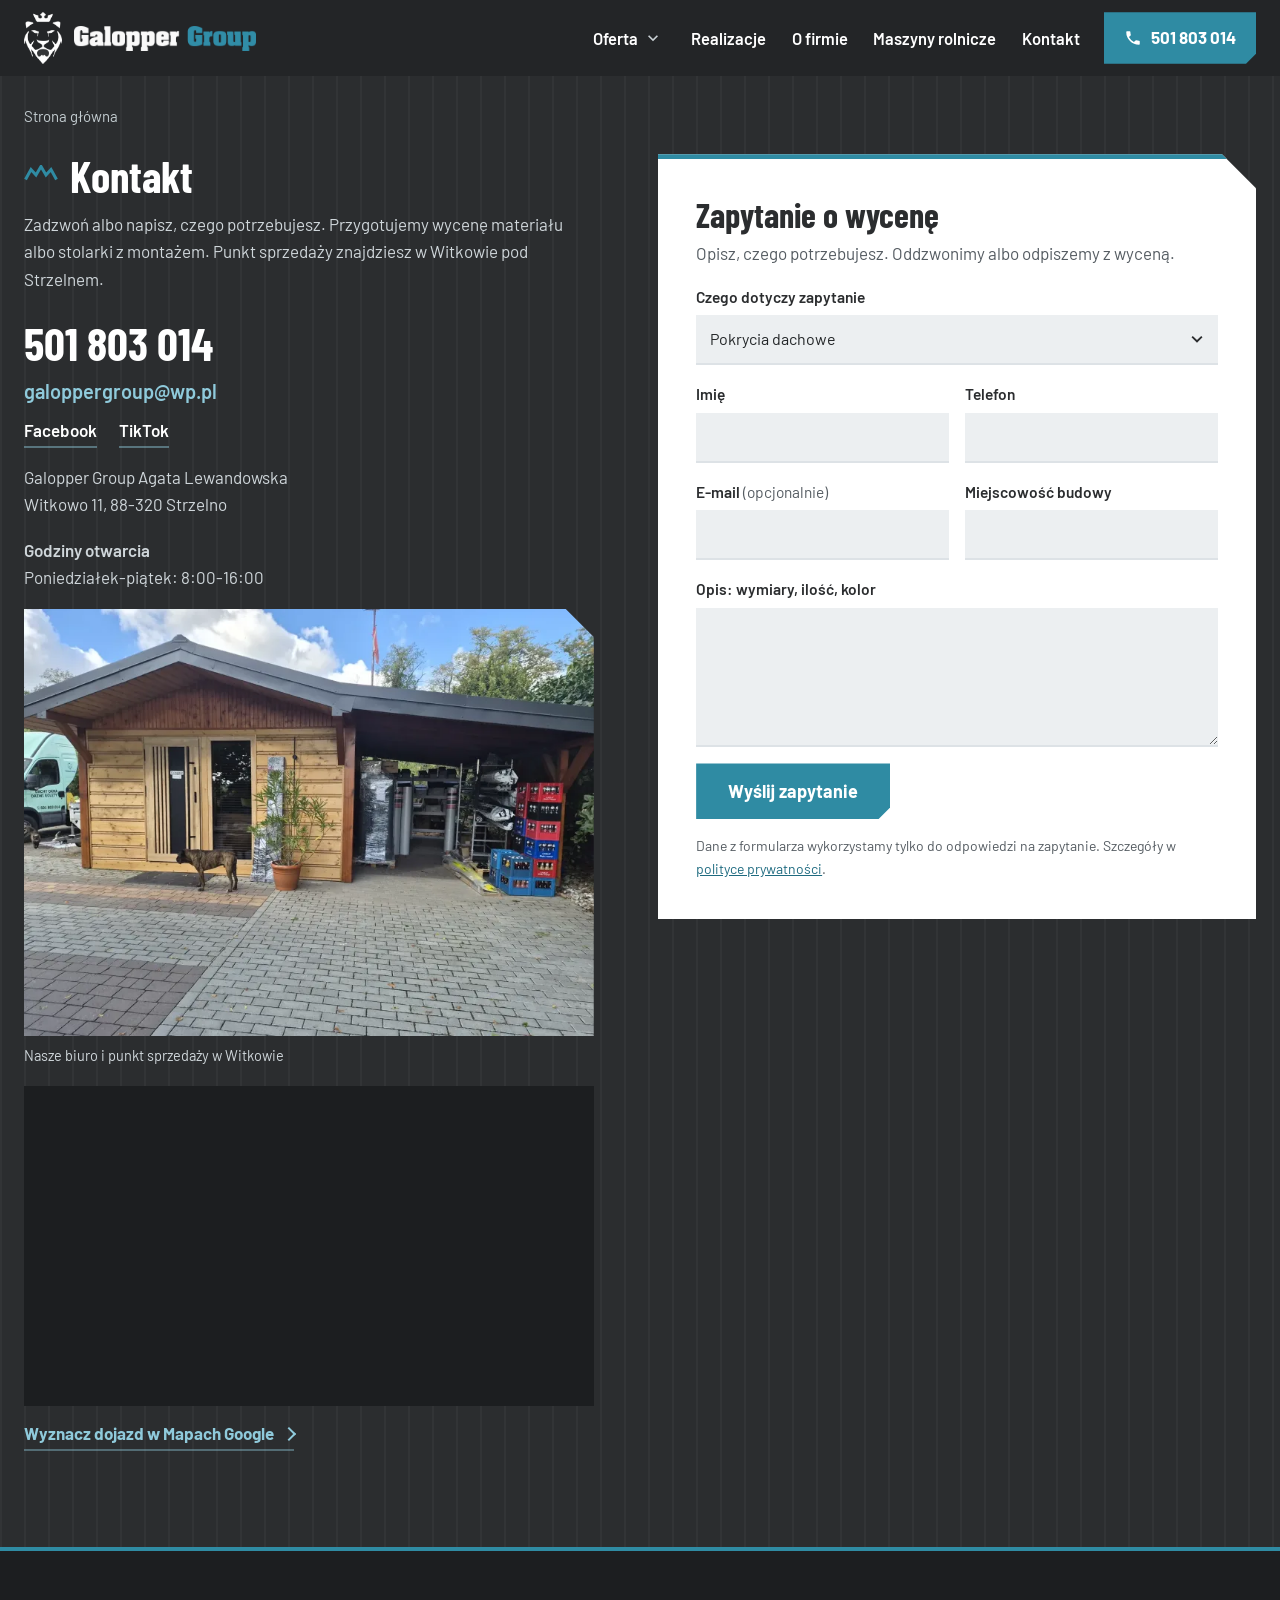
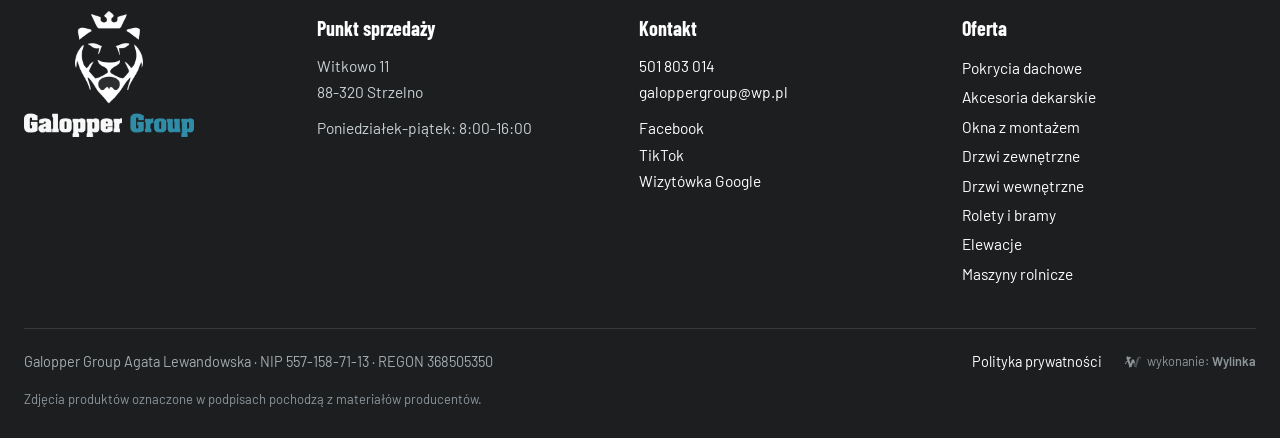
<file: kontakt/index.html>
<!doctype html>
<html lang="pl-PL">
<head>
<meta charset="UTF-8">
<meta name="viewport" content="width=device-width, initial-scale=1, viewport-fit=cover">
<title>Kontakt: Witkowo 11, 88-320 Strzelno | Galopper Group</title>
<meta name='robots' content='noindex, nofollow' />
<link rel="preload" href="https://disaster26.github.io/galopper-strona/wp-content/themes/galopper/fonts/Barlow-400-latin.woff2" as="font" type="font/woff2" crossorigin>
<link rel="preload" href="https://disaster26.github.io/galopper-strona/wp-content/themes/galopper/fonts/BarlowCondensed-700-latin.woff2" as="font" type="font/woff2" crossorigin>
<meta name="theme-color" content="#ffffff">
<meta name="description" content="Galopper Group, Witkowo 11, 88-320 Strzelno. Tel. 501 803 014, galoppergroup@wp.pl. Zapytanie o wycenę dachu, okien, drzwi, bram i elewacji.">
<meta property="og:type" content="website">
<meta property="og:locale" content="pl_PL">
<meta property="og:site_name" content="Galopper Group">
<meta property="og:title" content="Kontakt: Witkowo 11, 88-320 Strzelno | Galopper Group">
<meta property="og:description" content="Galopper Group, Witkowo 11, 88-320 Strzelno. Tel. 501 803 014, galoppergroup@wp.pl. Zapytanie o wycenę dachu, okien, drzwi, bram i elewacji.">
<meta property="og:url" content="https://disaster26.github.io/galopper-strona/kontakt/">
<script type="application/ld+json">{"@context":"https://schema.org","@type":"HomeAndConstructionBusiness","@id":"https://disaster26.github.io/galopper-strona/#firma","name":"Galopper Group Agata Lewandowska","legalName":"Galopper Group AGATA LEWANDOWSKA","url":"https://disaster26.github.io/galopper-strona/","telephone":"+48501803014","email":"galoppergroup@wp.pl","taxID":"5571587113","logo":"https://disaster26.github.io/galopper-strona/wp-content/themes/galopper/img/logo.webp","image":"https://disaster26.github.io/galopper-strona/wp-content/themes/galopper/img/logo.webp","address":{"@type":"PostalAddress","streetAddress":"Witkowo 11","postalCode":"88-320","addressLocality":"Strzelno","addressRegion":"kujawsko-pomorskie","addressCountry":"PL"},"areaServed":"Strzelno i okolice","knowsAbout":["pokrycia dachowe","akcesoria dekarskie","okna PCV","drzwi zewnętrzne","drzwi wewnętrzne","rolety","bramy garażowe","elewacje","maszyny rolnicze"],"identifier":{"@type":"PropertyValue","propertyID":"REGON","value":"368505350"},"geo":{"@type":"GeoCoordinates","latitude":52.59479,"longitude":18.25534},"openingHoursSpecification":[{"@type":"OpeningHoursSpecification","dayOfWeek":["Monday","Tuesday","Wednesday","Thursday","Friday"],"opens":"08:00","closes":"16:00"}],"sameAs":["https://www.facebook.com/blachynadachywitkowo/","https://www.tiktok.com/@galoppergroup","https://www.google.com/maps?cid=14675847081042033631"]}</script>
<link rel='stylesheet' id='galopper-css' href='https://disaster26.github.io/galopper-strona/wp-content/themes/galopper/style.css' media='all' />
<link rel="canonical" href="https://disaster26.github.io/galopper-strona/kontakt/" />
<link rel="icon" href="https://disaster26.github.io/galopper-strona/wp-content/uploads/2026/11/ikona-150x150.webp" sizes="32x32" />
<link rel="icon" href="https://disaster26.github.io/galopper-strona/wp-content/uploads/2026/11/ikona-300x300.webp" sizes="192x192" />
<link rel="apple-touch-icon" href="https://disaster26.github.io/galopper-strona/wp-content/uploads/2026/11/ikona-300x300.webp" />
<meta name="msapplication-TileImage" content="https://disaster26.github.io/galopper-strona/wp-content/uploads/2026/11/ikona-300x300.webp" />
</head>
<body class="wp-singular page-template page-template-tpl-kontakt page-template-tpl-kontakt-php page page-id-77 wp-embed-responsive wp-theme-galopper">
<a class="pomin" href="#tresc">Przejdź do treści</a>
<header class="top" id="top">
	<div class="top-in">
		<a href="https://disaster26.github.io/galopper-strona/" class="logo" aria-label="Galopper Group: strona główna">
			<img src="https://disaster26.github.io/galopper-strona/wp-content/themes/galopper/img/logo-lew-biala.webp" alt="" class="logo-lew" width="221" height="300">
			<img src="https://disaster26.github.io/galopper-strona/wp-content/themes/galopper/img/logo-napis-biala.webp" alt="Galopper Group" class="logo-napis" width="900" height="124">
		</a>
		<nav class="nav" id="nav" aria-label="Menu główne">
			<ul id="menu-menu-glowne" class="menu"><li id="menu-item-100" class="menu-item menu-item-type-post_type menu-item-object-page menu-item-has-children menu-item-100"><a href="https://disaster26.github.io/galopper-strona/oferta/">Oferta</a><button type="button" class="pod-przel" aria-expanded="false" aria-label="Pokaż podstrony: Oferta"><svg viewBox="0 0 24 24" aria-hidden="true" focusable="false"><path d="M7.4 8.6 6 10l6 6 6-6-1.4-1.4-4.6 4.6z"/></svg></button>
<ul class="sub-menu">
	<li id="menu-item-101" class="menu-item menu-item-type-post_type menu-item-object-page menu-item-101"><a href="https://disaster26.github.io/galopper-strona/oferta/pokrycia-dachowe/">Pokrycia dachowe</a></li>
	<li id="menu-item-102" class="menu-item menu-item-type-post_type menu-item-object-page menu-item-102"><a href="https://disaster26.github.io/galopper-strona/oferta/akcesoria-dekarskie/">Akcesoria dekarskie</a></li>
	<li id="menu-item-103" class="menu-item menu-item-type-post_type menu-item-object-page menu-item-103"><a href="https://disaster26.github.io/galopper-strona/oferta/okna/">Okna z montażem</a></li>
	<li id="menu-item-104" class="menu-item menu-item-type-post_type menu-item-object-page menu-item-104"><a href="https://disaster26.github.io/galopper-strona/oferta/drzwi-zewnetrzne/">Drzwi zewnętrzne</a></li>
	<li id="menu-item-105" class="menu-item menu-item-type-post_type menu-item-object-page menu-item-105"><a href="https://disaster26.github.io/galopper-strona/oferta/drzwi-wewnetrzne/">Drzwi wewnętrzne</a></li>
	<li id="menu-item-106" class="menu-item menu-item-type-post_type menu-item-object-page menu-item-106"><a href="https://disaster26.github.io/galopper-strona/oferta/rolety-i-bramy/">Rolety i bramy</a></li>
	<li id="menu-item-107" class="menu-item menu-item-type-post_type menu-item-object-page menu-item-107"><a href="https://disaster26.github.io/galopper-strona/oferta/elewacje/">Elewacje</a></li>
</ul>
</li>
<li id="menu-item-108" class="menu-item menu-item-type-post_type menu-item-object-page menu-item-108"><a href="https://disaster26.github.io/galopper-strona/realizacje/">Realizacje</a></li>
<li id="menu-item-109" class="menu-item menu-item-type-post_type menu-item-object-page menu-item-109"><a href="https://disaster26.github.io/galopper-strona/o-firmie/">O firmie</a></li>
<li id="menu-item-110" class="menu-item menu-item-type-post_type menu-item-object-page menu-item-110"><a href="https://disaster26.github.io/galopper-strona/maszyny-rolnicze/">Maszyny rolnicze</a></li>
<li id="menu-item-111" class="menu-item menu-item-type-post_type menu-item-object-page current-menu-item page_item page-item-77 current_page_item menu-item-111"><a href="https://disaster26.github.io/galopper-strona/kontakt/" aria-current="page">Kontakt</a></li>
</ul>			<a href="tel:+48501803014" class="nav-tel">Zadzwoń: 501 803 014</a>
		</nav>
		<a href="tel:+48501803014" class="top-tel" aria-label="Zadzwoń: 501 803 014">
			<svg viewBox="0 0 24 24" aria-hidden="true" focusable="false"><path d="M6.6 10.8a15.1 15.1 0 0 0 6.6 6.6l2.2-2.2a1 1 0 0 1 1-.25 11.4 11.4 0 0 0 3.6.57 1 1 0 0 1 1 1V20a1 1 0 0 1-1 1A17 17 0 0 1 3 4a1 1 0 0 1 1-1h3.5a1 1 0 0 1 1 1c0 1.25.2 2.45.57 3.57a1 1 0 0 1-.25 1z"/></svg>			<span>501 803 014</span>
		</a>
		<button class="burger" id="burger" type="button" aria-label="Otwórz menu" aria-expanded="false" aria-controls="nav"><span></span><span></span><span></span></button>
	</div>
</header>
<main id="tresc">
<div class="kontakt-strona"><div class="wrap"><nav class="okruszki" aria-label="Jesteś tutaj">
	<a href="https://disaster26.github.io/galopper-strona/">Strona główna</a>
	</nav>
</div><section class="sekcja kontakt" id="kontakt">
	<div class="wrap kontakt-in">
		<div class="kontakt-dane">
			<h1 class="kontakt-h">Kontakt</h1>
							<div class="tresc-bloki"><p class="wp-block-paragraph">Zadzwoń albo napisz, czego potrzebujesz. Przygotujemy wycenę materiału albo stolarki z montażem. Punkt sprzedaży znajdziesz w Witkowie pod Strzelnem.</p>

</div>
						<a href="tel:+48501803014" class="duzy-tel">501 803 014</a>
			<a href="mailto:galoppergroup@wp.pl" class="duzy-mail">galoppergroup@wp.pl</a>
							<p class="kontakt-social">
					<a href="https://www.facebook.com/blachynadachywitkowo/" target="_blank" rel="noopener">Facebook</a>					<a href="https://www.tiktok.com/@galoppergroup" target="_blank" rel="noopener">TikTok</a>				</p>
						<address>Galopper Group Agata Lewandowska<br>Witkowo 11, 88-320 Strzelno</address>
							<p class="godziny"><b>Godziny otwarcia</b><br>Poniedziałek-piątek: 8:00-16:00</p>
										<figure class="kontakt-biuro">
					<img width="1024" height="768" src="https://disaster26.github.io/galopper-strona/wp-content/uploads/2026/11/biuro-witkowo-1024x768.webp" class="attachment-large size-large" alt="Drewniany budynek biura Galopper Group w Witkowie z wiatą, na której stoją materiały budowlane" sizes="(max-width: 760px) 100vw, 560px" loading="lazy" decoding="async" srcset="https://disaster26.github.io/galopper-strona/wp-content/uploads/2026/11/biuro-witkowo-1024x768.webp 1024w, https://disaster26.github.io/galopper-strona/wp-content/uploads/2026/11/biuro-witkowo-300x225.webp 300w, https://disaster26.github.io/galopper-strona/wp-content/uploads/2026/11/biuro-witkowo-768x576.webp 768w, https://disaster26.github.io/galopper-strona/wp-content/uploads/2026/11/biuro-witkowo.webp 1400w" />					<figcaption>Nasze biuro i punkt sprzedaży w Witkowie</figcaption>
				</figure>
										<div class="mapa">
					<iframe title="Mapa: Witkowo 11, 88-320 Strzelno" loading="lazy" src="https://www.openstreetmap.org/export/embed.html?bbox=18.24134%2C52.588956666667%2C18.26934%2C52.600623333333&#038;layer=mapnik&#038;marker=52.59479%2C18.25534"></iframe>
				</div>
				<a href="https://www.google.com/maps/dir/?api=1&#038;destination=52.59479%2C18.25534" class="lnk" target="_blank" rel="noopener">Wyznacz dojazd w Mapach Google</a>
					</div>
			<form class="form" id="formularz" method="post" action="#formularz" data-tryb="pokaz" data-email="galoppergroup@wp.pl" novalidate>
		<h2 class="form-tytul">Zapytanie o wycenę</h2>
		<p class="form-wstep">Opisz, czego potrzebujesz. Oddzwonimy albo odpiszemy z wyceną.</p>
		<input type="hidden" name="action" value="gg_wycena">
		
		<div class="pulapka" aria-hidden="true"><label>Strona www<input type="text" name="gg_www" tabindex="-1" autocomplete="off"></label></div>
		<label>Czego dotyczy zapytanie
			<select name="rodzaj" id="f-rodzaj">
									<option value="pokrycia-dachowe">Pokrycia dachowe</option>
									<option value="akcesoria-dekarskie">Akcesoria dekarskie</option>
									<option value="okna">Okna z montażem</option>
									<option value="drzwi-zewnetrzne">Drzwi zewnętrzne</option>
									<option value="drzwi-wewnetrzne">Drzwi wewnętrzne</option>
									<option value="rolety-i-bramy">Rolety i bramy</option>
									<option value="elewacje">Elewacje</option>
									<option value="maszyny-rolnicze">Maszyny rolnicze</option>
									<option value="inne">Inne / kilka rzeczy naraz</option>
							</select>
		</label>
		<div class="form-2">
			<label>Imię<input name="imie" autocomplete="given-name" required maxlength="80"></label>
			<label>Telefon<input name="tel" type="tel" autocomplete="tel" inputmode="tel" required maxlength="30"></label>
		</div>
		<div class="form-2">
			<label><span>E-mail <span class="opc">(opcjonalnie)</span></span><input name="email" type="email" autocomplete="email" maxlength="120"></label>
			<label>Miejscowość budowy<input name="miejsce" autocomplete="address-level2" maxlength="80"></label>
		</div>
		<label>Opis: wymiary, ilość, kolor<textarea name="tresc" rows="5" required maxlength="4000"></textarea></label>
		<button class="btn" type="submit">Wyślij zapytanie</button>
		<p class="form-info" id="form-info" role="status" aria-live="polite"></p>
		<p class="form-rodo">Dane z formularza wykorzystamy tylko do odpowiedzi na zapytanie. Szczegóły w <a href="https://disaster26.github.io/galopper-strona/polityka-prywatnosci/">polityce prywatności</a>.</p>
	</form>
		</div>
</section>
</div></main>

<footer class="stopka">
	<div class="wrap">
		<div class="stopka-g">
			<div>
				<img src="https://disaster26.github.io/galopper-strona/wp-content/themes/galopper/img/logo-biala.webp" alt="Galopper Group" class="stopka-logo" width="520" height="385" loading="lazy" decoding="async">
			</div>
			<div>
				<p class="stopka-h">Punkt sprzedaży</p>
				<p>Witkowo 11<br>88-320 Strzelno</p>
									<p class="stopka-godz">Poniedziałek-piątek: 8:00-16:00</p>
							</div>
			<div>
				<p class="stopka-h">Kontakt</p>
				<p><a href="tel:+48501803014">501 803 014</a><br><a href="mailto:galoppergroup@wp.pl">galoppergroup@wp.pl</a></p>
				<p>
					<a href="https://www.facebook.com/blachynadachywitkowo/" target="_blank" rel="noopener">Facebook</a><br>					<a href="https://www.tiktok.com/@galoppergroup" target="_blank" rel="noopener">TikTok</a><br>					<a href="https://www.google.com/maps?cid=14675847081042033631" target="_blank" rel="noopener">Wizytówka Google</a>				</p>
			</div>
			<div>
				<p class="stopka-h">Oferta</p>
				<ul class="stopka-lista">
											<li><a href="https://disaster26.github.io/galopper-strona/oferta/pokrycia-dachowe/">Pokrycia dachowe</a></li>
											<li><a href="https://disaster26.github.io/galopper-strona/oferta/akcesoria-dekarskie/">Akcesoria dekarskie</a></li>
											<li><a href="https://disaster26.github.io/galopper-strona/oferta/okna/">Okna z montażem</a></li>
											<li><a href="https://disaster26.github.io/galopper-strona/oferta/drzwi-zewnetrzne/">Drzwi zewnętrzne</a></li>
											<li><a href="https://disaster26.github.io/galopper-strona/oferta/drzwi-wewnetrzne/">Drzwi wewnętrzne</a></li>
											<li><a href="https://disaster26.github.io/galopper-strona/oferta/rolety-i-bramy/">Rolety i bramy</a></li>
											<li><a href="https://disaster26.github.io/galopper-strona/oferta/elewacje/">Elewacje</a></li>
																<li><a href="https://disaster26.github.io/galopper-strona/maszyny-rolnicze/">Maszyny rolnicze</a></li>
									</ul>
			</div>
		</div>
		<div class="stopka-dol">
			<p>Galopper Group Agata Lewandowska · NIP 557-158-71-13 · REGON 368505350</p>
			<p class="stopka-linki">
				<a href="https://disaster26.github.io/galopper-strona/polityka-prywatnosci/">Polityka prywatności</a>				<a class="wylinka-badge" href="https://wylinka.pl/?utm_source=galoppergroup.pl&amp;utm_medium=stopka&amp;utm_campaign=wykonanie" rel="noopener" title="Strona wykonana przez Wylinka"><svg viewBox="0 0 64 64" aria-hidden="true" focusable="false" fill="currentColor"><path d="M9.8 22.8l-1.2-7.9 2.2-3.7 15.5 4.6-.5 1.5-7.2 5.5 4.7 15.6 5-15.6 7 0 4.1 12.7-4.2-.9-2.6 1.8-.8-2.2-5.3 15.6-4.3 0 .4 .2-2.1 2.8-1.3-1.1 1.1-1.4-3.1 .2-.1-1.7 2.2-.1-5.7-16.5-4.8 .6-.8 3.1 0 .5-.3 .5 .8 2.2-1.6 .5-.4-1.3-.8 1.6-1.5-.8 .8-1.6-1.4 .6-.6-1.6 2.3-.8 .2-.4 1.3-4.8 5.9-.8-2.4-6.9zM15.2 13.7l-.1-.4-.4 .8-.1 .8 .1 1 .1 .4 .3 .7 .3-.9 .1-.7 0-.8z"/><path class="wy-pod" d="M37.1 49.8l-4.5-13.3 2.6-1.8 4.2 .9 .9 2.8 3-9.7 0-.5 .1-.8 3.2-8.4 .5-1 .6-1 .9-1.1 1.3-1 1.1-.7 1.4-.5 1.4-.3 .7 0 .9 0 1.2 .3 1.4 .6 .8 .5 .7 .7 .6 .7 .5 .9 .3 .9 .1 .9 0 .8-.2 .9-.5 .9-.5 .6-.7 .5-.7 .3-.1-.1 0-.1 .5-.5 .3-.7 .2-.5 0-.6-.1-.6-.3-.7-.4-.5-.4-.4-.5-.3-.6-.3-.7 0-.7 .1-.6 .1-.5 .4-.5 .5-.3 .5-.2 .7-.1 1.5-1.4 5.1-.8 3.3-.3 .7-.5 .7-6 17.5 1.9 .1-.1 1.7-3.1-.2 1.1 1.4-1.3 1.1-2.1-2.8 .4-.2z"/><path class="wy-old" d="M40.8 50l.4-.2-4.1 0-4.2-12.5 2.5-1.7 4.3 .9 .6 1.9 .6-1.6 0-.3 2.4-7.8 0-.5 .1-.8 3.2-8.4 .4-.8 .6-.9 .9-1.2 .9-.9 1.3-.8 1.4-.6 1.2-.3 1.4-.1 1.3 .1 .6 .2 .8 .3 1.1 .6 .9 .7 .7 .9 .5 .9 .3 .9 .1 1.1-.1 .9-.3 .9-.4 .7-.6 .7-.6 .4-.6 .2-.1-.1 0-.1 .5-.5 .3-.7 .2-.5 0-.5-.1-.6-.2-.6-.3-.5-.4-.5-.5-.3-.6-.3-.7-.1-.6 0-.6 .1-.6 .3-.6 .5-.3 .4-.2 .5-.1 .5-.1 1.5-1.4 5.1-.8 3.3-.3 .7-.5 .7-6 17.5 1.9 .1-.1 1.7-3.1-.2 1.1 1.4-1.3 1.1zM49.6 17.1l.6 1.7-1.5 1.9 .4 .4 1.8-2.1-.7-2.1zM48.1 28.3l.5 1.8-1.7 1.8 .4 .4 1.9-2-.6-2.2zM37.9 41.7l1.7-1.5-.4-.4-1.7 1.4zM42.6 38.7l-1.5 2.8 1.1 2-1.3 2.6 .5 .2 1.5-2.8-1.1-2 1.4-2.5z"/></svg><span>wykonanie: <b>Wylinka</b></span></a>
			</p>
		</div>
		<p class="stopka-przypis">Zdjęcia produktów oznaczone w podpisach pochodzą z materiałów producentów.</p>
	</div>
</footer>

<div class="mob" id="mob">
	<a href="tel:+48501803014" class="mob-tel"><svg viewBox="0 0 24 24" aria-hidden="true" focusable="false"><path d="M6.6 10.8a15.1 15.1 0 0 0 6.6 6.6l2.2-2.2a1 1 0 0 1 1-.25 11.4 11.4 0 0 0 3.6.57 1 1 0 0 1 1 1V20a1 1 0 0 1-1 1A17 17 0 0 1 3 4a1 1 0 0 1 1-1h3.5a1 1 0 0 1 1 1c0 1.25.2 2.45.57 3.57a1 1 0 0 1-.25 1z"/></svg> Zadzwoń</a>
	<a href="https://disaster26.github.io/galopper-strona/kontakt/#formularz" class="mob-cta">Zapytaj o wycenę</a>
</div>
<script type="speculationrules">
{"prefetch":[{"source":"document","where":{"and":[{"href_matches":"/*"},{"not":{"href_matches":["/wp-*.php","/wp-admin/*","/wp-content/uploads/*","/wp-content/*","/wp-content/plugins/*","/wp-content/themes/galopper/*","/*\\?(.+)"]}},{"not":{"selector_matches":"a[rel~=\"nofollow\"]"}},{"not":{"selector_matches":".no-prefetch, .no-prefetch a"}}]},"eagerness":"conservative"}]}
</script>
<script data-wp-strategy="defer" defer id="galopper-js" src="https://disaster26.github.io/galopper-strona/wp-content/themes/galopper/js/app.js"></script>
</body>
</html>
</file>
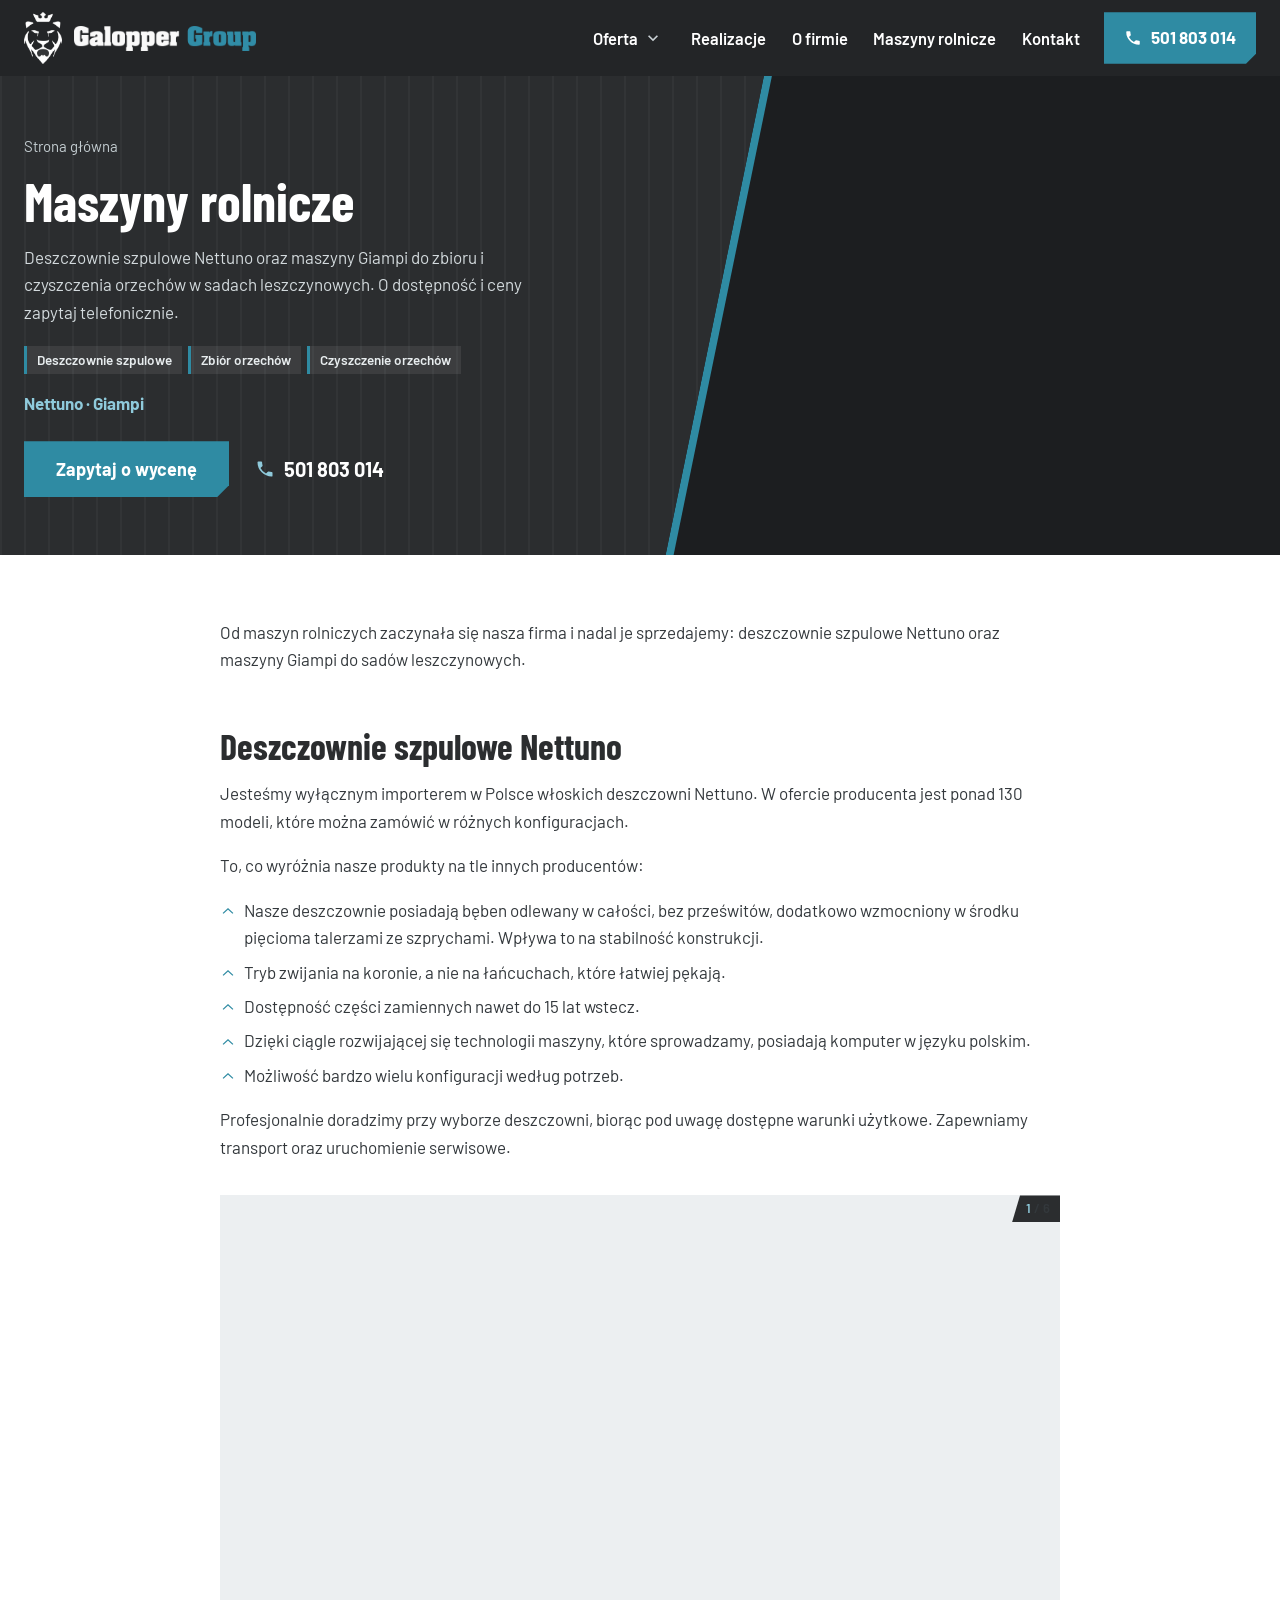
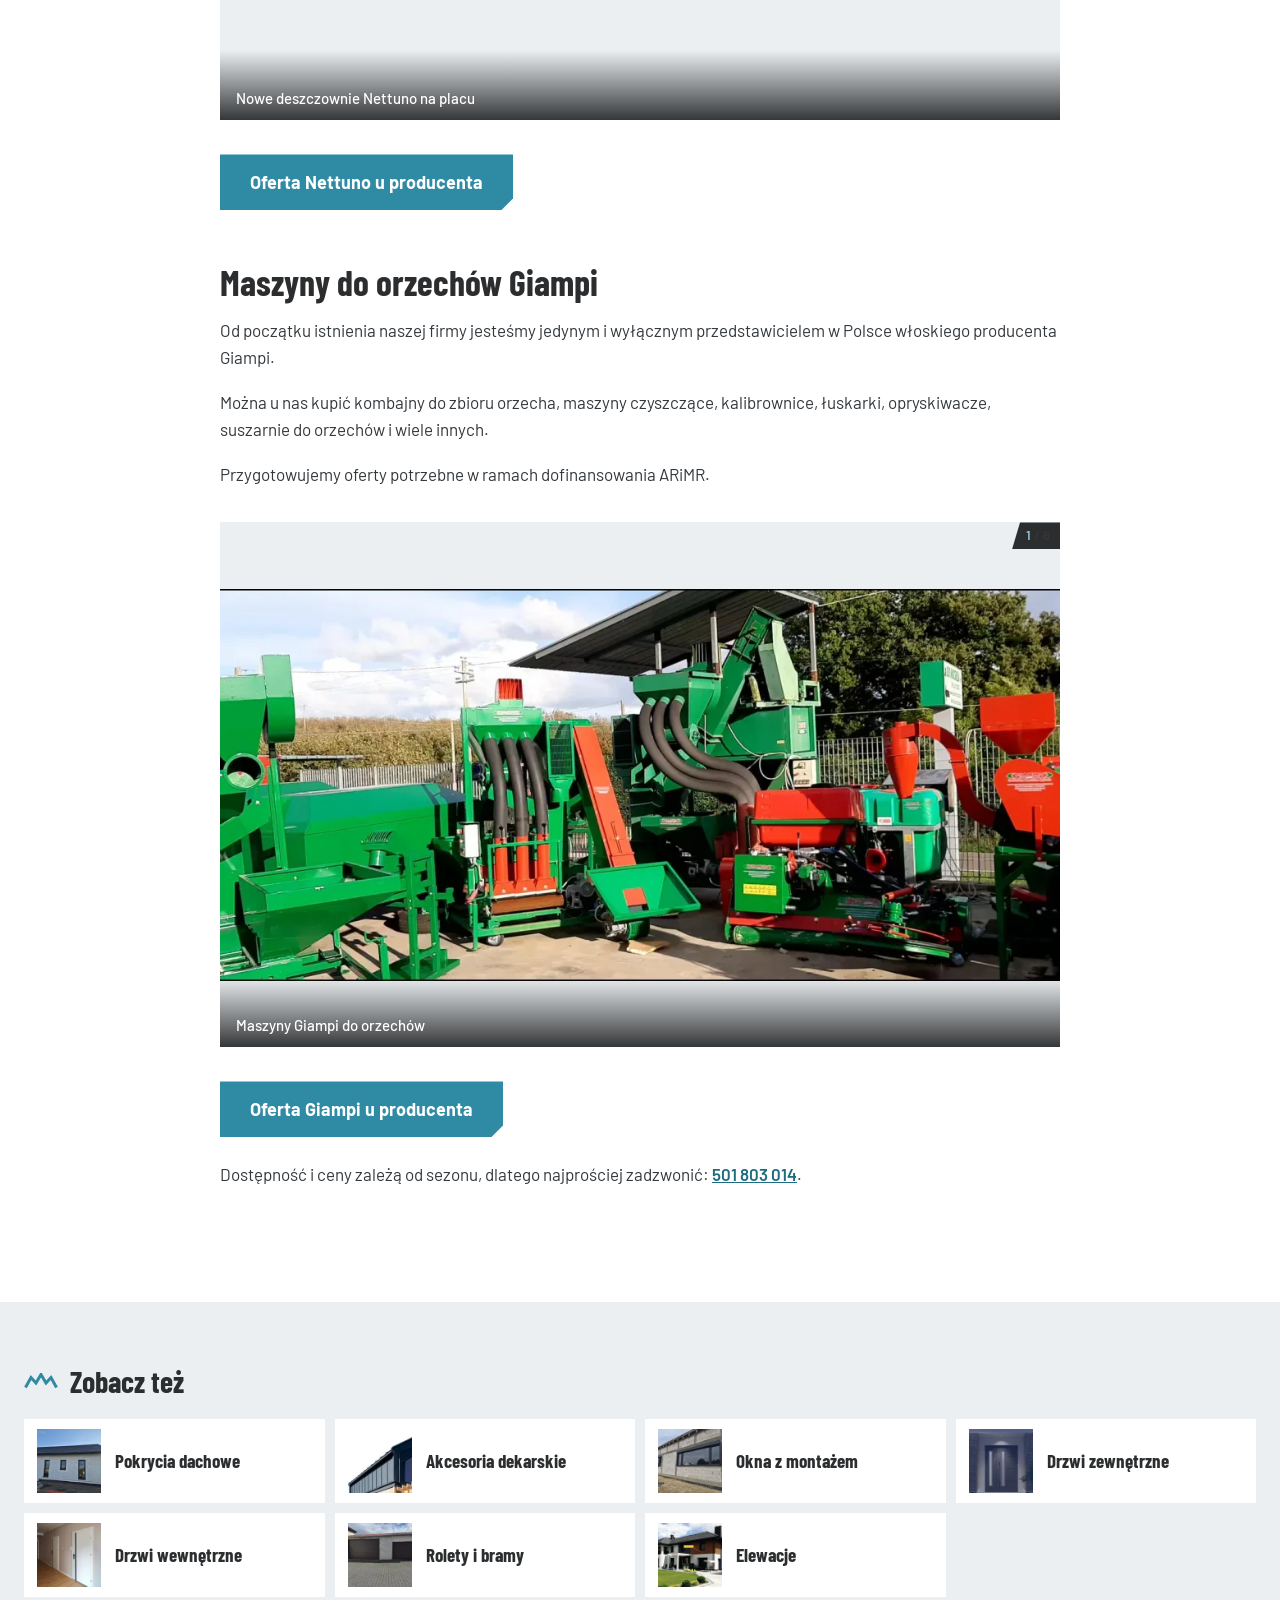
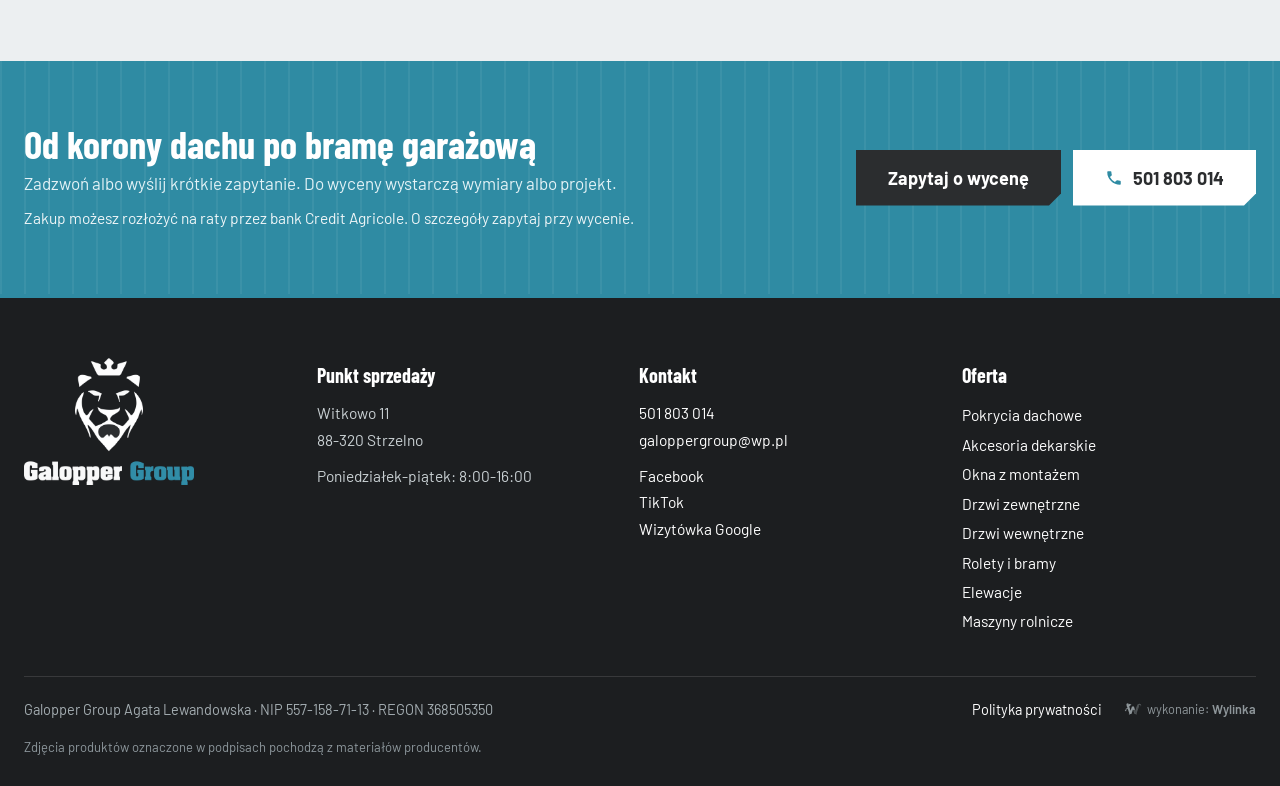
<file: maszyny-rolnicze/index.html>
<!doctype html>
<html lang="pl-PL">
<head>
<meta charset="UTF-8">
<meta name="viewport" content="width=device-width, initial-scale=1, viewport-fit=cover">
<title>Deszczownie Nettuno i maszyny do orzechów Giampi | Galopper Group</title>
<meta name='robots' content='noindex, nofollow' />
<link rel="preload" href="https://disaster26.github.io/galopper-strona/wp-content/themes/galopper/fonts/Barlow-400-latin.woff2" as="font" type="font/woff2" crossorigin>
<link rel="preload" href="https://disaster26.github.io/galopper-strona/wp-content/themes/galopper/fonts/BarlowCondensed-700-latin.woff2" as="font" type="font/woff2" crossorigin>
<meta name="theme-color" content="#ffffff">
<meta name="description" content="Deszczownie szpulowe Nettuno oraz maszyny Giampi do zbioru i czyszczenia orzechów w sadach leszczynowych. Zapytaj o dostępność: 501 803 014.">
<meta property="og:type" content="website">
<meta property="og:locale" content="pl_PL">
<meta property="og:site_name" content="Galopper Group">
<meta property="og:title" content="Deszczownie Nettuno i maszyny do orzechów Giampi | Galopper Group">
<meta property="og:description" content="Deszczownie szpulowe Nettuno oraz maszyny Giampi do zbioru i czyszczenia orzechów w sadach leszczynowych. Zapytaj o dostępność: 501 803 014.">
<meta property="og:url" content="https://disaster26.github.io/galopper-strona/maszyny-rolnicze/">
<meta property="og:image" content="https://disaster26.github.io/galopper-strona/wp-content/uploads/2026/11/nettuno-nowe-plac.webp">
<script type="application/ld+json">{"@context":"https://schema.org","@type":"HomeAndConstructionBusiness","@id":"https://disaster26.github.io/galopper-strona/#firma","name":"Galopper Group Agata Lewandowska","legalName":"Galopper Group AGATA LEWANDOWSKA","url":"https://disaster26.github.io/galopper-strona/","telephone":"+48501803014","email":"galoppergroup@wp.pl","taxID":"5571587113","logo":"https://disaster26.github.io/galopper-strona/wp-content/themes/galopper/img/logo.webp","image":"https://disaster26.github.io/galopper-strona/wp-content/themes/galopper/img/logo.webp","address":{"@type":"PostalAddress","streetAddress":"Witkowo 11","postalCode":"88-320","addressLocality":"Strzelno","addressRegion":"kujawsko-pomorskie","addressCountry":"PL"},"areaServed":"Strzelno i okolice","knowsAbout":["pokrycia dachowe","akcesoria dekarskie","okna PCV","drzwi zewnętrzne","drzwi wewnętrzne","rolety","bramy garażowe","elewacje","maszyny rolnicze"],"identifier":{"@type":"PropertyValue","propertyID":"REGON","value":"368505350"},"geo":{"@type":"GeoCoordinates","latitude":52.59479,"longitude":18.25534},"openingHoursSpecification":[{"@type":"OpeningHoursSpecification","dayOfWeek":["Monday","Tuesday","Wednesday","Thursday","Friday"],"opens":"08:00","closes":"16:00"}],"sameAs":["https://www.facebook.com/blachynadachywitkowo/","https://www.tiktok.com/@galoppergroup","https://www.google.com/maps?cid=14675847081042033631"]}</script>
<link rel='stylesheet' id='galopper-css' href='https://disaster26.github.io/galopper-strona/wp-content/themes/galopper/style.css' media='all' />
<link rel="canonical" href="https://disaster26.github.io/galopper-strona/maszyny-rolnicze/" />
<link rel="icon" href="https://disaster26.github.io/galopper-strona/wp-content/uploads/2026/11/ikona-150x150.webp" sizes="32x32" />
<link rel="icon" href="https://disaster26.github.io/galopper-strona/wp-content/uploads/2026/11/ikona-300x300.webp" sizes="192x192" />
<link rel="apple-touch-icon" href="https://disaster26.github.io/galopper-strona/wp-content/uploads/2026/11/ikona-300x300.webp" />
<meta name="msapplication-TileImage" content="https://disaster26.github.io/galopper-strona/wp-content/uploads/2026/11/ikona-300x300.webp" />
</head>
<body class="wp-singular page-template page-template-tpl-oferta page-template-tpl-oferta-php page page-id-76 wp-embed-responsive wp-theme-galopper">
<a class="pomin" href="#tresc">Przejdź do treści</a>
<header class="top" id="top">
	<div class="top-in">
		<a href="https://disaster26.github.io/galopper-strona/" class="logo" aria-label="Galopper Group: strona główna">
			<img src="https://disaster26.github.io/galopper-strona/wp-content/themes/galopper/img/logo-lew-biala.webp" alt="" class="logo-lew" width="221" height="300">
			<img src="https://disaster26.github.io/galopper-strona/wp-content/themes/galopper/img/logo-napis-biala.webp" alt="Galopper Group" class="logo-napis" width="900" height="124">
		</a>
		<nav class="nav" id="nav" aria-label="Menu główne">
			<ul id="menu-menu-glowne" class="menu"><li id="menu-item-100" class="menu-item menu-item-type-post_type menu-item-object-page menu-item-has-children menu-item-100"><a href="https://disaster26.github.io/galopper-strona/oferta/">Oferta</a><button type="button" class="pod-przel" aria-expanded="false" aria-label="Pokaż podstrony: Oferta"><svg viewBox="0 0 24 24" aria-hidden="true" focusable="false"><path d="M7.4 8.6 6 10l6 6 6-6-1.4-1.4-4.6 4.6z"/></svg></button>
<ul class="sub-menu">
	<li id="menu-item-101" class="menu-item menu-item-type-post_type menu-item-object-page menu-item-101"><a href="https://disaster26.github.io/galopper-strona/oferta/pokrycia-dachowe/">Pokrycia dachowe</a></li>
	<li id="menu-item-102" class="menu-item menu-item-type-post_type menu-item-object-page menu-item-102"><a href="https://disaster26.github.io/galopper-strona/oferta/akcesoria-dekarskie/">Akcesoria dekarskie</a></li>
	<li id="menu-item-103" class="menu-item menu-item-type-post_type menu-item-object-page menu-item-103"><a href="https://disaster26.github.io/galopper-strona/oferta/okna/">Okna z montażem</a></li>
	<li id="menu-item-104" class="menu-item menu-item-type-post_type menu-item-object-page menu-item-104"><a href="https://disaster26.github.io/galopper-strona/oferta/drzwi-zewnetrzne/">Drzwi zewnętrzne</a></li>
	<li id="menu-item-105" class="menu-item menu-item-type-post_type menu-item-object-page menu-item-105"><a href="https://disaster26.github.io/galopper-strona/oferta/drzwi-wewnetrzne/">Drzwi wewnętrzne</a></li>
	<li id="menu-item-106" class="menu-item menu-item-type-post_type menu-item-object-page menu-item-106"><a href="https://disaster26.github.io/galopper-strona/oferta/rolety-i-bramy/">Rolety i bramy</a></li>
	<li id="menu-item-107" class="menu-item menu-item-type-post_type menu-item-object-page menu-item-107"><a href="https://disaster26.github.io/galopper-strona/oferta/elewacje/">Elewacje</a></li>
</ul>
</li>
<li id="menu-item-108" class="menu-item menu-item-type-post_type menu-item-object-page menu-item-108"><a href="https://disaster26.github.io/galopper-strona/realizacje/">Realizacje</a></li>
<li id="menu-item-109" class="menu-item menu-item-type-post_type menu-item-object-page menu-item-109"><a href="https://disaster26.github.io/galopper-strona/o-firmie/">O firmie</a></li>
<li id="menu-item-110" class="menu-item menu-item-type-post_type menu-item-object-page current-menu-item page_item page-item-76 current_page_item menu-item-110"><a href="https://disaster26.github.io/galopper-strona/maszyny-rolnicze/" aria-current="page">Maszyny rolnicze</a></li>
<li id="menu-item-111" class="menu-item menu-item-type-post_type menu-item-object-page menu-item-111"><a href="https://disaster26.github.io/galopper-strona/kontakt/">Kontakt</a></li>
</ul>			<a href="tel:+48501803014" class="nav-tel">Zadzwoń: 501 803 014</a>
		</nav>
		<a href="tel:+48501803014" class="top-tel" aria-label="Zadzwoń: 501 803 014">
			<svg viewBox="0 0 24 24" aria-hidden="true" focusable="false"><path d="M6.6 10.8a15.1 15.1 0 0 0 6.6 6.6l2.2-2.2a1 1 0 0 1 1-.25 11.4 11.4 0 0 0 3.6.57 1 1 0 0 1 1 1V20a1 1 0 0 1-1 1A17 17 0 0 1 3 4a1 1 0 0 1 1-1h3.5a1 1 0 0 1 1 1c0 1.25.2 2.45.57 3.57a1 1 0 0 1-.25 1z"/></svg>			<span>501 803 014</span>
		</a>
		<button class="burger" id="burger" type="button" aria-label="Otwórz menu" aria-expanded="false" aria-controls="nav"><span></span><span></span><span></span></button>
	</div>
</header>
<main id="tresc">
	<section class="podstrona-glowa oferta-glowa z-foto">
		<div class="wrap pg-in">
			<div class="pg-txt">
				<nav class="okruszki" aria-label="Jesteś tutaj">
	<a href="https://disaster26.github.io/galopper-strona/">Strona główna</a>
	</nav>
				<h1>Maszyny rolnicze</h1>
				<p class="lead">Deszczownie szpulowe Nettuno oraz maszyny Giampi do zbioru i czyszczenia orzechów w sadach leszczynowych. O dostępność i ceny zapytaj telefonicznie.</p>				<ul class="cechy cechy-ciemne"><li>Deszczownie szpulowe</li><li>Zbiór orzechów</li><li>Czyszczenie orzechów</li></ul>				<p class="pg-marki">Nettuno · Giampi</p>				<div class="pg-cta" id="hero-cta">
					<a href="https://disaster26.github.io/galopper-strona/kontakt/?rodzaj=maszyny-rolnicze#formularz" class="btn">Zapytaj o wycenę</a>
					<a href="tel:+48501803014" class="pg-tel"><svg viewBox="0 0 24 24" aria-hidden="true" focusable="false"><path d="M6.6 10.8a15.1 15.1 0 0 0 6.6 6.6l2.2-2.2a1 1 0 0 1 1-.25 11.4 11.4 0 0 0 3.6.57 1 1 0 0 1 1 1V20a1 1 0 0 1-1 1A17 17 0 0 1 3 4a1 1 0 0 1 1-1h3.5a1 1 0 0 1 1 1c0 1.25.2 2.45.57 3.57a1 1 0 0 1-.25 1z"/></svg>501 803 014</a>
				</div>
			</div>
							<figure class="pg-foto"><img width="1024" height="768" src="https://disaster26.github.io/galopper-strona/wp-content/uploads/2026/11/nettuno-nowe-plac-1024x768.webp" class="attachment-large size-large wp-post-image" alt="Rząd nowych deszczowni szpulowych Nettuno na placu" sizes="(max-width: 760px) 100vw, 50vw" loading="eager" fetchpriority="high" decoding="async" srcset="https://disaster26.github.io/galopper-strona/wp-content/uploads/2026/11/nettuno-nowe-plac-1024x768.webp 1024w, https://disaster26.github.io/galopper-strona/wp-content/uploads/2026/11/nettuno-nowe-plac-300x225.webp 300w, https://disaster26.github.io/galopper-strona/wp-content/uploads/2026/11/nettuno-nowe-plac-768x576.webp 768w, https://disaster26.github.io/galopper-strona/wp-content/uploads/2026/11/nettuno-nowe-plac.webp 1400w" /></figure>
					</div>
	</section>
	<section class="sekcja tresc-sekcja">
		<div class="wrap waska tresc-bloki">
			<p class="wp-block-paragraph">Od maszyn rolniczych zaczynała się nasza firma i nadal je sprzedajemy: deszczownie szpulowe Nettuno oraz maszyny Giampi do sadów leszczynowych.</p>

<h2 class="wp-block-heading">Deszczownie szpulowe Nettuno</h2>

<p class="wp-block-paragraph">Jesteśmy wyłącznym importerem w Polsce włoskich deszczowni Nettuno. W ofercie producenta jest ponad 130 modeli, które można zamówić w różnych konfiguracjach.</p>

<p class="wp-block-paragraph">To, co wyróżnia nasze produkty na tle innych producentów:</p>

<ul class="wp-block-list"><li>Nasze deszczownie posiadają bęben odlewany w całości, bez prześwitów, dodatkowo wzmocniony w środku pięcioma talerzami ze szprychami. Wpływa to na stabilność konstrukcji.</li><li>Tryb zwijania na koronie, a nie na łańcuchach, które łatwiej pękają.</li><li>Dostępność części zamiennych nawet do 15 lat wstecz.</li><li>Dzięki ciągle rozwijającej się technologii maszyny, które sprowadzamy, posiadają komputer w języku polskim.</li><li>Możliwość bardzo wielu konfiguracji według potrzeb.</li></ul>

<p class="wp-block-paragraph">Profesjonalnie doradzimy przy wyborze deszczowni, biorąc pod uwagę dostępne warunki użytkowe. Zapewniamy transport oraz uruchomienie serwisowe.</p>

<div class="karuzela k-tresc wiele" data-karuzela><div class="k-tor" tabindex="0" role="group" aria-roledescription="karuzela" aria-label="Galeria zdjęć"><figure class="k-slajd" aria-label="1 z 6"><img width="1400" height="1050" src="https://disaster26.github.io/galopper-strona/wp-content/uploads/2026/11/nettuno-nowe-plac.webp" class="attachment-gg-duze size-gg-duze" alt="Rząd nowych deszczowni szpulowych Nettuno na placu" sizes="(max-width: 760px) 100vw, 860px" loading="lazy" decoding="async" srcset="https://disaster26.github.io/galopper-strona/wp-content/uploads/2026/11/nettuno-nowe-plac.webp 1400w, https://disaster26.github.io/galopper-strona/wp-content/uploads/2026/11/nettuno-nowe-plac-300x225.webp 300w, https://disaster26.github.io/galopper-strona/wp-content/uploads/2026/11/nettuno-nowe-plac-1024x768.webp 1024w, https://disaster26.github.io/galopper-strona/wp-content/uploads/2026/11/nettuno-nowe-plac-768x576.webp 768w" /><figcaption>Nowe deszczownie Nettuno na placu</figcaption></figure><figure class="k-slajd" aria-label="2 z 6"><img width="1280" height="960" src="https://disaster26.github.io/galopper-strona/wp-content/uploads/2026/11/nettuno-nowa-pole.webp" class="attachment-gg-duze size-gg-duze" alt="Niebieska deszczownia szpulowa Nettuno na polu ziemniaków" sizes="(max-width: 760px) 100vw, 860px" loading="lazy" decoding="async" srcset="https://disaster26.github.io/galopper-strona/wp-content/uploads/2026/11/nettuno-nowa-pole.webp 1280w, https://disaster26.github.io/galopper-strona/wp-content/uploads/2026/11/nettuno-nowa-pole-300x225.webp 300w, https://disaster26.github.io/galopper-strona/wp-content/uploads/2026/11/nettuno-nowa-pole-1024x768.webp 1024w, https://disaster26.github.io/galopper-strona/wp-content/uploads/2026/11/nettuno-nowa-pole-768x576.webp 768w" /><figcaption>Deszczownia Nettuno na polu</figcaption></figure><figure class="k-slajd" aria-label="3 z 6"><img width="1400" height="935" src="https://disaster26.github.io/galopper-strona/wp-content/uploads/2026/11/nettuno-pole.webp" class="attachment-gg-duze size-gg-duze" alt="Niebieska deszczownia szpulowa z nawiniętym wężem na placu przy drzewach" sizes="(max-width: 760px) 100vw, 860px" loading="lazy" decoding="async" srcset="https://disaster26.github.io/galopper-strona/wp-content/uploads/2026/11/nettuno-pole.webp 1400w, https://disaster26.github.io/galopper-strona/wp-content/uploads/2026/11/nettuno-pole-300x200.webp 300w, https://disaster26.github.io/galopper-strona/wp-content/uploads/2026/11/nettuno-pole-1024x684.webp 1024w, https://disaster26.github.io/galopper-strona/wp-content/uploads/2026/11/nettuno-pole-768x513.webp 768w, https://disaster26.github.io/galopper-strona/wp-content/uploads/2026/11/nettuno-pole-900x600.webp 900w" /><figcaption>Deszczownia szpulowa</figcaption></figure><figure class="k-slajd" aria-label="4 z 6"><img width="1000" height="561" src="https://disaster26.github.io/galopper-strona/wp-content/uploads/2026/11/nettuno-praca.webp" class="attachment-gg-duze size-gg-duze" alt="Deszczownia szpulowa nawadniająca pole" sizes="(max-width: 760px) 100vw, 860px" loading="lazy" decoding="async" srcset="https://disaster26.github.io/galopper-strona/wp-content/uploads/2026/11/nettuno-praca.webp 1000w, https://disaster26.github.io/galopper-strona/wp-content/uploads/2026/11/nettuno-praca-300x168.webp 300w, https://disaster26.github.io/galopper-strona/wp-content/uploads/2026/11/nettuno-praca-768x431.webp 768w" /><figcaption>Deszczownia podczas nawadniania</figcaption></figure><figure class="k-slajd" aria-label="5 z 6"><img width="1000" height="561" src="https://disaster26.github.io/galopper-strona/wp-content/uploads/2026/11/nettuno-plac.webp" class="attachment-gg-duze size-gg-duze" alt="Kilka niebieskich deszczowni szpulowych ustawionych w rzędzie na placu" sizes="(max-width: 760px) 100vw, 860px" loading="lazy" decoding="async" srcset="https://disaster26.github.io/galopper-strona/wp-content/uploads/2026/11/nettuno-plac.webp 1000w, https://disaster26.github.io/galopper-strona/wp-content/uploads/2026/11/nettuno-plac-300x168.webp 300w, https://disaster26.github.io/galopper-strona/wp-content/uploads/2026/11/nettuno-plac-768x431.webp 768w" /><figcaption>Deszczownie na placu</figcaption></figure><figure class="k-slajd" aria-label="6 z 6"><img width="1000" height="961" src="https://disaster26.github.io/galopper-strona/wp-content/uploads/2026/11/nettuno-detal.webp" class="attachment-gg-duze size-gg-duze" alt="Bęben z wężem i podwozie deszczowni szpulowej z bliska" sizes="(max-width: 760px) 100vw, 860px" loading="lazy" decoding="async" srcset="https://disaster26.github.io/galopper-strona/wp-content/uploads/2026/11/nettuno-detal.webp 1000w, https://disaster26.github.io/galopper-strona/wp-content/uploads/2026/11/nettuno-detal-300x288.webp 300w, https://disaster26.github.io/galopper-strona/wp-content/uploads/2026/11/nettuno-detal-768x738.webp 768w" /><figcaption>Bęben z wężem i podwozie</figcaption></figure></div><button type="button" class="k-strz k-pop" aria-label="Poprzednie zdjęcie"><svg viewBox="0 0 24 24" aria-hidden="true" focusable="false"><path d="M15.4 5.4 14 4l-8 8 8 8 1.4-1.4L8.8 12z"/></svg></button><button type="button" class="k-strz k-nast" aria-label="Następne zdjęcie"><svg viewBox="0 0 24 24" aria-hidden="true" focusable="false"><path d="M8.6 18.6 10 20l8-8-8-8-1.4 1.4 6.6 6.6z"/></svg></button><p class="k-licznik" aria-hidden="true"><span>1</span> / 6</p></div>

<div class="wp-block-buttons is-layout-flex wp-block-buttons-is-layout-flex"><div class="wp-block-button"><a class="wp-block-button__link wp-element-button" href="https://www.nettuno-irrigazione.com/" target="_blank" rel="noreferrer noopener">Oferta Nettuno u producenta</a></div></div>

<h2 class="wp-block-heading">Maszyny do orzechów Giampi</h2>

<p class="wp-block-paragraph">Od początku istnienia naszej firmy jesteśmy jedynym i wyłącznym przedstawicielem w Polsce włoskiego producenta Giampi.</p>

<p class="wp-block-paragraph">Można u nas kupić kombajny do zbioru orzecha, maszyny czyszczące, kalibrownice, łuskarki, opryskiwacze, suszarnie do orzechów i wiele innych.</p>

<p class="wp-block-paragraph">Przygotowujemy oferty potrzebne w ramach dofinansowania ARiMR.</p>

<div class="karuzela k-tresc wiele" data-karuzela><div class="k-tor" tabindex="0" role="group" aria-roledescription="karuzela" aria-label="Galeria zdjęć"><figure class="k-slajd" aria-label="1 z 6"><img width="1600" height="745" src="https://disaster26.github.io/galopper-strona/wp-content/uploads/2026/11/giampi-maszyny.webp" class="attachment-gg-duze size-gg-duze" alt="Zielone maszyny Giampi do zbioru i obróbki orzechów na placu" sizes="(max-width: 760px) 100vw, 860px" loading="lazy" decoding="async" srcset="https://disaster26.github.io/galopper-strona/wp-content/uploads/2026/11/giampi-maszyny.webp 1600w, https://disaster26.github.io/galopper-strona/wp-content/uploads/2026/11/giampi-maszyny-300x140.webp 300w, https://disaster26.github.io/galopper-strona/wp-content/uploads/2026/11/giampi-maszyny-1024x477.webp 1024w, https://disaster26.github.io/galopper-strona/wp-content/uploads/2026/11/giampi-maszyny-768x358.webp 768w, https://disaster26.github.io/galopper-strona/wp-content/uploads/2026/11/giampi-maszyny-1536x715.webp 1536w" /><figcaption>Maszyny Giampi do orzechów</figcaption></figure><figure class="k-slajd" aria-label="2 z 6"><img width="619" height="1100" src="https://disaster26.github.io/galopper-strona/wp-content/uploads/2026/11/giampi-suszarnia.webp" class="attachment-gg-duze size-gg-duze" alt="Zielona suszarnia do orzechów Giampi z panelem sterowania" sizes="(max-width: 760px) 100vw, 860px" loading="lazy" decoding="async" srcset="https://disaster26.github.io/galopper-strona/wp-content/uploads/2026/11/giampi-suszarnia.webp 619w, https://disaster26.github.io/galopper-strona/wp-content/uploads/2026/11/giampi-suszarnia-169x300.webp 169w, https://disaster26.github.io/galopper-strona/wp-content/uploads/2026/11/giampi-suszarnia-576x1024.webp 576w" /><figcaption>Suszarnia do orzechów Giampi</figcaption></figure><figure class="k-slajd" aria-label="3 z 6"><img width="1400" height="788" src="https://disaster26.github.io/galopper-strona/wp-content/uploads/2026/11/giampi-opryskiwacz.webp" class="attachment-gg-duze size-gg-duze" alt="Opryskiwacz sadowniczy i maszyny Giampi w hali" sizes="(max-width: 760px) 100vw, 860px" loading="lazy" decoding="async" srcset="https://disaster26.github.io/galopper-strona/wp-content/uploads/2026/11/giampi-opryskiwacz.webp 1400w, https://disaster26.github.io/galopper-strona/wp-content/uploads/2026/11/giampi-opryskiwacz-300x169.webp 300w, https://disaster26.github.io/galopper-strona/wp-content/uploads/2026/11/giampi-opryskiwacz-1024x576.webp 1024w, https://disaster26.github.io/galopper-strona/wp-content/uploads/2026/11/giampi-opryskiwacz-768x432.webp 768w" /><figcaption>Opryskiwacz sadowniczy Giampi</figcaption></figure><figure class="k-slajd" aria-label="4 z 6"><img width="640" height="480" src="https://disaster26.github.io/galopper-strona/wp-content/uploads/2026/11/orzechy-sad.webp" class="attachment-gg-duze size-gg-duze" alt="Maszyna do zbioru orzechów pracująca w sadzie leszczynowym" sizes="(max-width: 760px) 100vw, 860px" loading="lazy" decoding="async" srcset="https://disaster26.github.io/galopper-strona/wp-content/uploads/2026/11/orzechy-sad.webp 640w, https://disaster26.github.io/galopper-strona/wp-content/uploads/2026/11/orzechy-sad-300x225.webp 300w" /><figcaption>Zbiór orzechów w sadzie leszczynowym</figcaption></figure><figure class="k-slajd" aria-label="5 z 6"><img width="1400" height="643" src="https://disaster26.github.io/galopper-strona/wp-content/uploads/2026/11/orzechy-maszyny.webp" class="attachment-gg-duze size-gg-duze" alt="Zielone maszyny do zbioru i czyszczenia orzechów na placu" sizes="(max-width: 760px) 100vw, 860px" loading="lazy" decoding="async" srcset="https://disaster26.github.io/galopper-strona/wp-content/uploads/2026/11/orzechy-maszyny.webp 1400w, https://disaster26.github.io/galopper-strona/wp-content/uploads/2026/11/orzechy-maszyny-300x138.webp 300w, https://disaster26.github.io/galopper-strona/wp-content/uploads/2026/11/orzechy-maszyny-1024x470.webp 1024w, https://disaster26.github.io/galopper-strona/wp-content/uploads/2026/11/orzechy-maszyny-768x353.webp 768w" /><figcaption>Maszyny do zbioru i czyszczenia orzechów</figcaption></figure><figure class="k-slajd" aria-label="6 z 6"><img width="934" height="623" src="https://disaster26.github.io/galopper-strona/wp-content/uploads/2026/11/orzechy-czyszczenie.webp" class="attachment-gg-duze size-gg-duze" alt="Zielona maszyna do czyszczenia orzechów" sizes="(max-width: 760px) 100vw, 860px" loading="lazy" decoding="async" srcset="https://disaster26.github.io/galopper-strona/wp-content/uploads/2026/11/orzechy-czyszczenie.webp 934w, https://disaster26.github.io/galopper-strona/wp-content/uploads/2026/11/orzechy-czyszczenie-300x200.webp 300w, https://disaster26.github.io/galopper-strona/wp-content/uploads/2026/11/orzechy-czyszczenie-768x512.webp 768w, https://disaster26.github.io/galopper-strona/wp-content/uploads/2026/11/orzechy-czyszczenie-900x600.webp 900w" /><figcaption>Maszyna do czyszczenia orzechów</figcaption></figure></div><button type="button" class="k-strz k-pop" aria-label="Poprzednie zdjęcie"><svg viewBox="0 0 24 24" aria-hidden="true" focusable="false"><path d="M15.4 5.4 14 4l-8 8 8 8 1.4-1.4L8.8 12z"/></svg></button><button type="button" class="k-strz k-nast" aria-label="Następne zdjęcie"><svg viewBox="0 0 24 24" aria-hidden="true" focusable="false"><path d="M8.6 18.6 10 20l8-8-8-8-1.4 1.4 6.6 6.6z"/></svg></button><p class="k-licznik" aria-hidden="true"><span>1</span> / 6</p></div>

<div class="wp-block-buttons is-layout-flex wp-block-buttons-is-layout-flex"><div class="wp-block-button"><a class="wp-block-button__link wp-element-button" href="https://www.giampimacchineagricole.com/en/prodotti-2/" target="_blank" rel="noreferrer noopener">Oferta Giampi u producenta</a></div></div>

<p class="wp-block-paragraph">Dostępność i ceny zależą od sezonu, dlatego najprościej zadzwonić: <a href="tel:+48501803014">501 803 014</a>.</p>

		</div>
	</section>
	<section class="inne">
	<div class="wrap">
		<h2>Zobacz też</h2>
		<ul class="inne-lista">
							<li><a href="https://disaster26.github.io/galopper-strona/oferta/pokrycia-dachowe/">
					<img width="150" height="150" src="https://disaster26.github.io/galopper-strona/wp-content/uploads/2026/11/dach-grafit-nowy-150x150.webp" class="attachment-thumbnail size-thumbnail wp-post-image" alt="" loading="lazy" decoding="async" />					<span>Pokrycia dachowe</span>
				</a></li>
							<li><a href="https://disaster26.github.io/galopper-strona/oferta/akcesoria-dekarskie/">
					<img width="150" height="150" src="https://disaster26.github.io/galopper-strona/wp-content/uploads/2026/11/bratex-obrobki-150x150.webp" class="attachment-thumbnail size-thumbnail wp-post-image" alt="" loading="lazy" decoding="async" />					<span>Akcesoria dekarskie</span>
				</a></li>
							<li><a href="https://disaster26.github.io/galopper-strona/oferta/okna/">
					<img width="150" height="150" src="https://disaster26.github.io/galopper-strona/wp-content/uploads/2026/11/okna-antracyt-budowa-150x150.webp" class="attachment-thumbnail size-thumbnail wp-post-image" alt="" loading="lazy" decoding="async" />					<span>Okna z montażem</span>
				</a></li>
							<li><a href="https://disaster26.github.io/galopper-strona/oferta/drzwi-zewnetrzne/">
					<img width="150" height="150" src="https://disaster26.github.io/galopper-strona/wp-content/uploads/2026/11/drzwi-martom-150x150.webp" class="attachment-thumbnail size-thumbnail wp-post-image" alt="" loading="lazy" decoding="async" />					<span>Drzwi zewnętrzne</span>
				</a></li>
							<li><a href="https://disaster26.github.io/galopper-strona/oferta/drzwi-wewnetrzne/">
					<img width="150" height="150" src="https://disaster26.github.io/galopper-strona/wp-content/uploads/2026/11/dre-montaz-korytarz-150x150.webp" class="attachment-thumbnail size-thumbnail wp-post-image" alt="" loading="lazy" decoding="async" />					<span>Drzwi wewnętrzne</span>
				</a></li>
							<li><a href="https://disaster26.github.io/galopper-strona/oferta/rolety-i-bramy/">
					<img width="150" height="150" src="https://disaster26.github.io/galopper-strona/wp-content/uploads/2026/11/brama-podwojna-150x150.webp" class="attachment-thumbnail size-thumbnail wp-post-image" alt="" loading="lazy" decoding="async" />					<span>Rolety i bramy</span>
				</a></li>
							<li><a href="https://disaster26.github.io/galopper-strona/oferta/elewacje/">
					<img width="150" height="150" src="https://disaster26.github.io/galopper-strona/wp-content/uploads/2026/11/kosbud-deska-150x150.webp" class="attachment-thumbnail size-thumbnail wp-post-image" alt="" loading="lazy" decoding="async" />					<span>Elewacje</span>
				</a></li>
					</ul>
	</div>
</section>
<section class="cta-pas">
	<div class="wrap cta-in">
		<div>
			<h2>Od korony dachu po bramę garażową</h2>
			<p>Zadzwoń albo wyślij krótkie zapytanie. Do wyceny wystarczą wymiary albo projekt.</p>
			<p class="cta-raty">Zakup możesz rozłożyć na raty przez bank Credit Agricole. O szczegóły zapytaj przy wycenie.</p>		</div>
		<div class="cta-przyciski">
			<a href="https://disaster26.github.io/galopper-strona/kontakt/?rodzaj=maszyny-rolnicze#formularz" class="btn">Zapytaj o wycenę</a>
			<a href="tel:+48501803014" class="btn btn-ciemny"><svg viewBox="0 0 24 24" aria-hidden="true" focusable="false"><path d="M6.6 10.8a15.1 15.1 0 0 0 6.6 6.6l2.2-2.2a1 1 0 0 1 1-.25 11.4 11.4 0 0 0 3.6.57 1 1 0 0 1 1 1V20a1 1 0 0 1-1 1A17 17 0 0 1 3 4a1 1 0 0 1 1-1h3.5a1 1 0 0 1 1 1c0 1.25.2 2.45.57 3.57a1 1 0 0 1-.25 1z"/></svg>501 803 014</a>
		</div>
	</div>
</section>
</main>

<footer class="stopka">
	<div class="wrap">
		<div class="stopka-g">
			<div>
				<img src="https://disaster26.github.io/galopper-strona/wp-content/themes/galopper/img/logo-biala.webp" alt="Galopper Group" class="stopka-logo" width="520" height="385" loading="lazy" decoding="async">
			</div>
			<div>
				<p class="stopka-h">Punkt sprzedaży</p>
				<p>Witkowo 11<br>88-320 Strzelno</p>
									<p class="stopka-godz">Poniedziałek-piątek: 8:00-16:00</p>
							</div>
			<div>
				<p class="stopka-h">Kontakt</p>
				<p><a href="tel:+48501803014">501 803 014</a><br><a href="mailto:galoppergroup@wp.pl">galoppergroup@wp.pl</a></p>
				<p>
					<a href="https://www.facebook.com/blachynadachywitkowo/" target="_blank" rel="noopener">Facebook</a><br>					<a href="https://www.tiktok.com/@galoppergroup" target="_blank" rel="noopener">TikTok</a><br>					<a href="https://www.google.com/maps?cid=14675847081042033631" target="_blank" rel="noopener">Wizytówka Google</a>				</p>
			</div>
			<div>
				<p class="stopka-h">Oferta</p>
				<ul class="stopka-lista">
											<li><a href="https://disaster26.github.io/galopper-strona/oferta/pokrycia-dachowe/">Pokrycia dachowe</a></li>
											<li><a href="https://disaster26.github.io/galopper-strona/oferta/akcesoria-dekarskie/">Akcesoria dekarskie</a></li>
											<li><a href="https://disaster26.github.io/galopper-strona/oferta/okna/">Okna z montażem</a></li>
											<li><a href="https://disaster26.github.io/galopper-strona/oferta/drzwi-zewnetrzne/">Drzwi zewnętrzne</a></li>
											<li><a href="https://disaster26.github.io/galopper-strona/oferta/drzwi-wewnetrzne/">Drzwi wewnętrzne</a></li>
											<li><a href="https://disaster26.github.io/galopper-strona/oferta/rolety-i-bramy/">Rolety i bramy</a></li>
											<li><a href="https://disaster26.github.io/galopper-strona/oferta/elewacje/">Elewacje</a></li>
																<li><a href="https://disaster26.github.io/galopper-strona/maszyny-rolnicze/">Maszyny rolnicze</a></li>
									</ul>
			</div>
		</div>
		<div class="stopka-dol">
			<p>Galopper Group Agata Lewandowska · NIP 557-158-71-13 · REGON 368505350</p>
			<p class="stopka-linki">
				<a href="https://disaster26.github.io/galopper-strona/polityka-prywatnosci/">Polityka prywatności</a>				<a class="wylinka-badge" href="https://wylinka.pl/?utm_source=galoppergroup.pl&amp;utm_medium=stopka&amp;utm_campaign=wykonanie" rel="noopener" title="Strona wykonana przez Wylinka"><svg viewBox="0 0 64 64" aria-hidden="true" focusable="false" fill="currentColor"><path d="M9.8 22.8l-1.2-7.9 2.2-3.7 15.5 4.6-.5 1.5-7.2 5.5 4.7 15.6 5-15.6 7 0 4.1 12.7-4.2-.9-2.6 1.8-.8-2.2-5.3 15.6-4.3 0 .4 .2-2.1 2.8-1.3-1.1 1.1-1.4-3.1 .2-.1-1.7 2.2-.1-5.7-16.5-4.8 .6-.8 3.1 0 .5-.3 .5 .8 2.2-1.6 .5-.4-1.3-.8 1.6-1.5-.8 .8-1.6-1.4 .6-.6-1.6 2.3-.8 .2-.4 1.3-4.8 5.9-.8-2.4-6.9zM15.2 13.7l-.1-.4-.4 .8-.1 .8 .1 1 .1 .4 .3 .7 .3-.9 .1-.7 0-.8z"/><path class="wy-pod" d="M37.1 49.8l-4.5-13.3 2.6-1.8 4.2 .9 .9 2.8 3-9.7 0-.5 .1-.8 3.2-8.4 .5-1 .6-1 .9-1.1 1.3-1 1.1-.7 1.4-.5 1.4-.3 .7 0 .9 0 1.2 .3 1.4 .6 .8 .5 .7 .7 .6 .7 .5 .9 .3 .9 .1 .9 0 .8-.2 .9-.5 .9-.5 .6-.7 .5-.7 .3-.1-.1 0-.1 .5-.5 .3-.7 .2-.5 0-.6-.1-.6-.3-.7-.4-.5-.4-.4-.5-.3-.6-.3-.7 0-.7 .1-.6 .1-.5 .4-.5 .5-.3 .5-.2 .7-.1 1.5-1.4 5.1-.8 3.3-.3 .7-.5 .7-6 17.5 1.9 .1-.1 1.7-3.1-.2 1.1 1.4-1.3 1.1-2.1-2.8 .4-.2z"/><path class="wy-old" d="M40.8 50l.4-.2-4.1 0-4.2-12.5 2.5-1.7 4.3 .9 .6 1.9 .6-1.6 0-.3 2.4-7.8 0-.5 .1-.8 3.2-8.4 .4-.8 .6-.9 .9-1.2 .9-.9 1.3-.8 1.4-.6 1.2-.3 1.4-.1 1.3 .1 .6 .2 .8 .3 1.1 .6 .9 .7 .7 .9 .5 .9 .3 .9 .1 1.1-.1 .9-.3 .9-.4 .7-.6 .7-.6 .4-.6 .2-.1-.1 0-.1 .5-.5 .3-.7 .2-.5 0-.5-.1-.6-.2-.6-.3-.5-.4-.5-.5-.3-.6-.3-.7-.1-.6 0-.6 .1-.6 .3-.6 .5-.3 .4-.2 .5-.1 .5-.1 1.5-1.4 5.1-.8 3.3-.3 .7-.5 .7-6 17.5 1.9 .1-.1 1.7-3.1-.2 1.1 1.4-1.3 1.1zM49.6 17.1l.6 1.7-1.5 1.9 .4 .4 1.8-2.1-.7-2.1zM48.1 28.3l.5 1.8-1.7 1.8 .4 .4 1.9-2-.6-2.2zM37.9 41.7l1.7-1.5-.4-.4-1.7 1.4zM42.6 38.7l-1.5 2.8 1.1 2-1.3 2.6 .5 .2 1.5-2.8-1.1-2 1.4-2.5z"/></svg><span>wykonanie: <b>Wylinka</b></span></a>
			</p>
		</div>
		<p class="stopka-przypis">Zdjęcia produktów oznaczone w podpisach pochodzą z materiałów producentów.</p>
	</div>
</footer>

<div class="mob" id="mob">
	<a href="tel:+48501803014" class="mob-tel"><svg viewBox="0 0 24 24" aria-hidden="true" focusable="false"><path d="M6.6 10.8a15.1 15.1 0 0 0 6.6 6.6l2.2-2.2a1 1 0 0 1 1-.25 11.4 11.4 0 0 0 3.6.57 1 1 0 0 1 1 1V20a1 1 0 0 1-1 1A17 17 0 0 1 3 4a1 1 0 0 1 1-1h3.5a1 1 0 0 1 1 1c0 1.25.2 2.45.57 3.57a1 1 0 0 1-.25 1z"/></svg> Zadzwoń</a>
	<a href="https://disaster26.github.io/galopper-strona/kontakt/#formularz" class="mob-cta">Zapytaj o wycenę</a>
</div>
<script type="speculationrules">
{"prefetch":[{"source":"document","where":{"and":[{"href_matches":"/*"},{"not":{"href_matches":["/wp-*.php","/wp-admin/*","/wp-content/uploads/*","/wp-content/*","/wp-content/plugins/*","/wp-content/themes/galopper/*","/*\\?(.+)"]}},{"not":{"selector_matches":"a[rel~=\"nofollow\"]"}},{"not":{"selector_matches":".no-prefetch, .no-prefetch a"}}]},"eagerness":"conservative"}]}
</script>
<script data-wp-strategy="defer" defer id="galopper-js" src="https://disaster26.github.io/galopper-strona/wp-content/themes/galopper/js/app.js"></script>
</body>
</html>
</file>
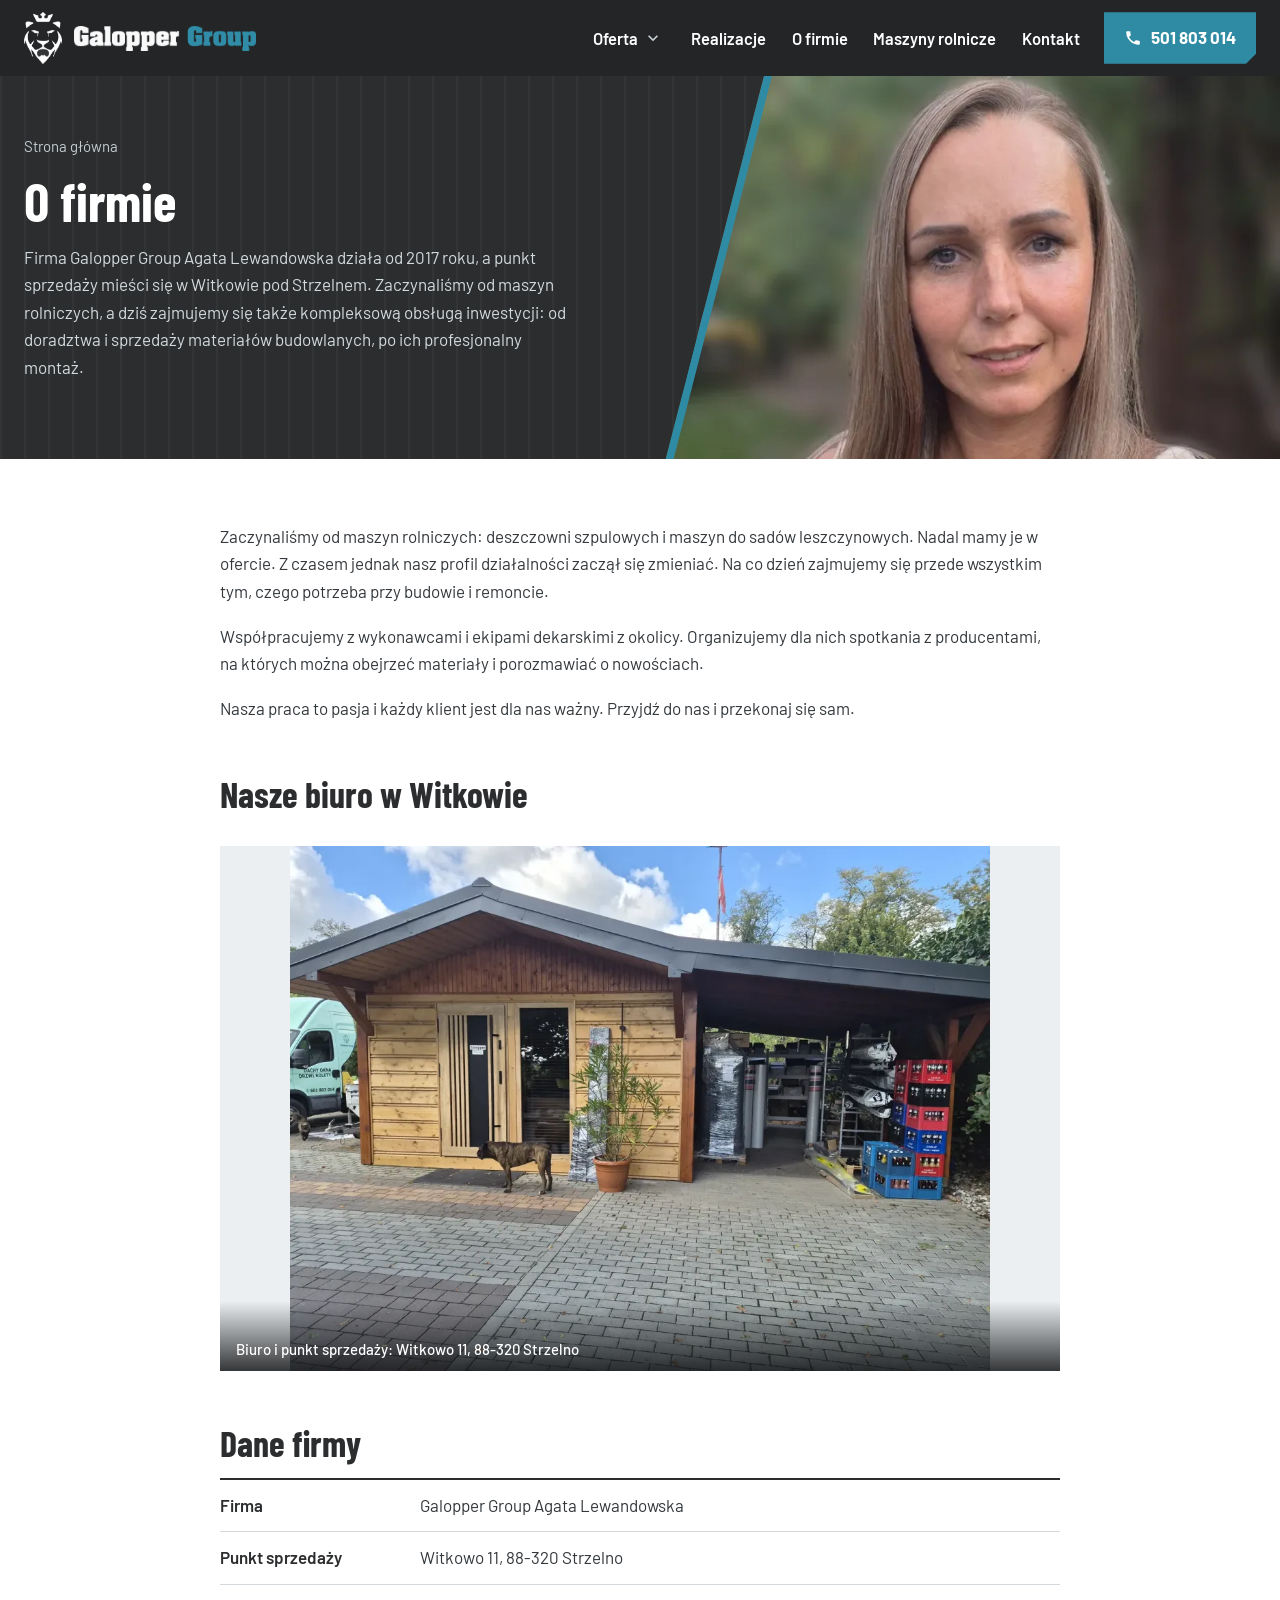
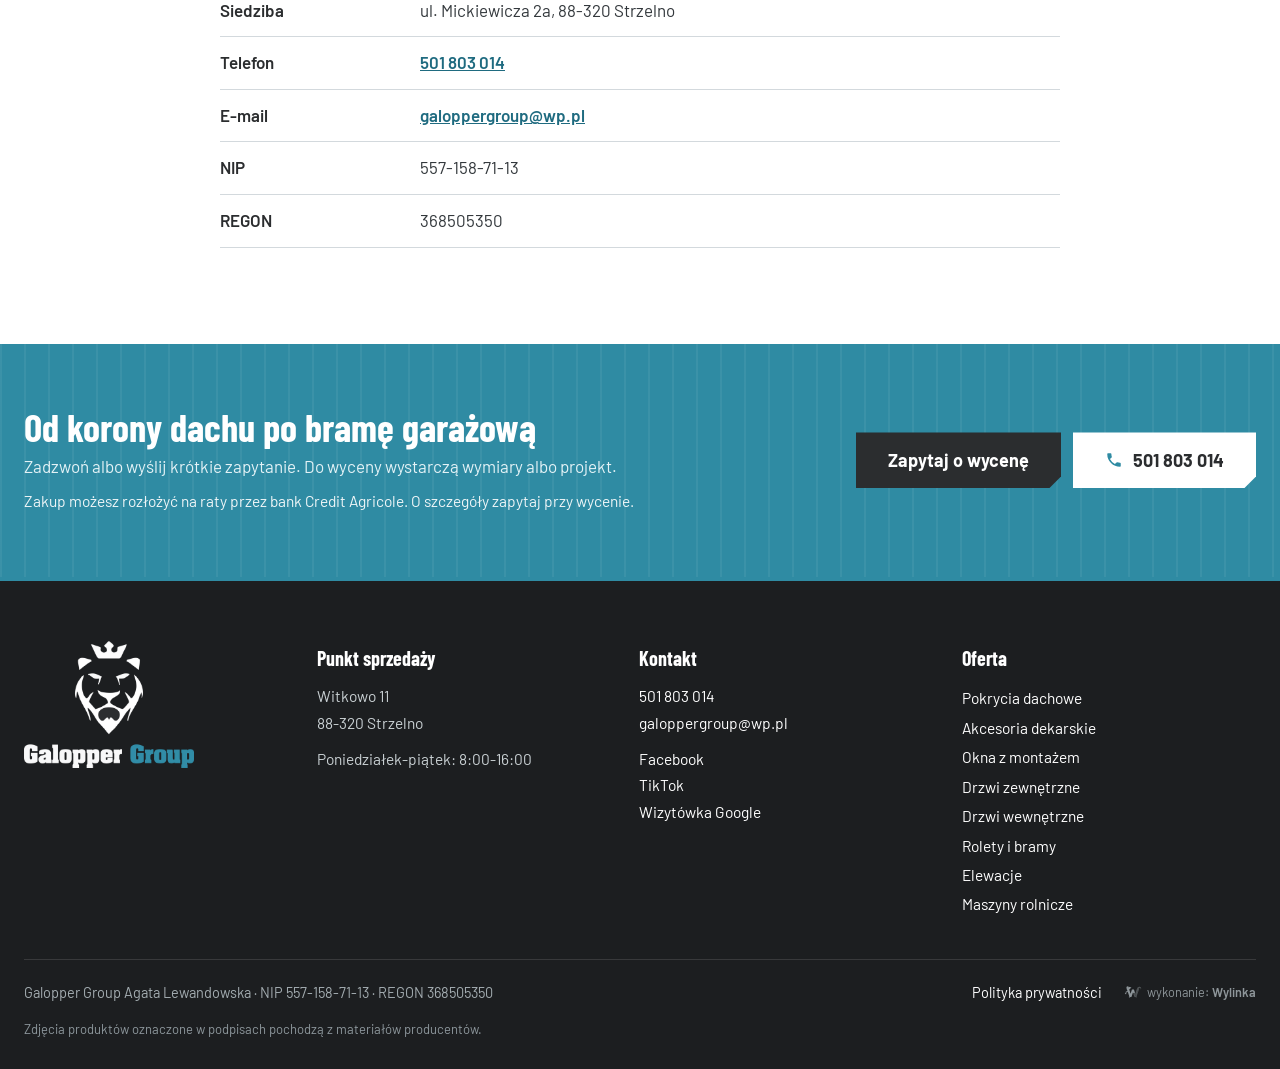
<file: o-firmie/index.html>
<!doctype html>
<html lang="pl-PL">
<head>
<meta charset="UTF-8">
<meta name="viewport" content="width=device-width, initial-scale=1, viewport-fit=cover">
<title>O firmie Galopper Group Agata Lewandowska, Witkowo</title>
<meta name='robots' content='noindex, nofollow' />
<link rel="preload" href="https://disaster26.github.io/galopper-strona/wp-content/themes/galopper/fonts/Barlow-400-latin.woff2" as="font" type="font/woff2" crossorigin>
<link rel="preload" href="https://disaster26.github.io/galopper-strona/wp-content/themes/galopper/fonts/BarlowCondensed-700-latin.woff2" as="font" type="font/woff2" crossorigin>
<meta name="theme-color" content="#ffffff">
<meta name="description" content="Galopper Group prowadzi Agata Lewandowska. Od 2017 roku, punkt sprzedaży w Witkowie pod Strzelnem: dachy, okna, drzwi, bramy, elewacje i maszyny rolnicze.">
<meta property="og:type" content="website">
<meta property="og:locale" content="pl_PL">
<meta property="og:site_name" content="Galopper Group">
<meta property="og:title" content="O firmie Galopper Group Agata Lewandowska, Witkowo">
<meta property="og:description" content="Galopper Group prowadzi Agata Lewandowska. Od 2017 roku, punkt sprzedaży w Witkowie pod Strzelnem: dachy, okna, drzwi, bramy, elewacje i maszyny rolnicze.">
<meta property="og:url" content="https://disaster26.github.io/galopper-strona/o-firmie/">
<meta property="og:image" content="https://disaster26.github.io/galopper-strona/wp-content/uploads/2026/11/agata.webp">
<script type="application/ld+json">{"@context":"https://schema.org","@type":"HomeAndConstructionBusiness","@id":"https://disaster26.github.io/galopper-strona/#firma","name":"Galopper Group Agata Lewandowska","legalName":"Galopper Group AGATA LEWANDOWSKA","url":"https://disaster26.github.io/galopper-strona/","telephone":"+48501803014","email":"galoppergroup@wp.pl","taxID":"5571587113","logo":"https://disaster26.github.io/galopper-strona/wp-content/themes/galopper/img/logo.webp","image":"https://disaster26.github.io/galopper-strona/wp-content/themes/galopper/img/logo.webp","address":{"@type":"PostalAddress","streetAddress":"Witkowo 11","postalCode":"88-320","addressLocality":"Strzelno","addressRegion":"kujawsko-pomorskie","addressCountry":"PL"},"areaServed":"Strzelno i okolice","knowsAbout":["pokrycia dachowe","akcesoria dekarskie","okna PCV","drzwi zewnętrzne","drzwi wewnętrzne","rolety","bramy garażowe","elewacje","maszyny rolnicze"],"identifier":{"@type":"PropertyValue","propertyID":"REGON","value":"368505350"},"geo":{"@type":"GeoCoordinates","latitude":52.59479,"longitude":18.25534},"openingHoursSpecification":[{"@type":"OpeningHoursSpecification","dayOfWeek":["Monday","Tuesday","Wednesday","Thursday","Friday"],"opens":"08:00","closes":"16:00"}],"sameAs":["https://www.facebook.com/blachynadachywitkowo/","https://www.tiktok.com/@galoppergroup","https://www.google.com/maps?cid=14675847081042033631"]}</script>
<link rel='stylesheet' id='galopper-css' href='https://disaster26.github.io/galopper-strona/wp-content/themes/galopper/style.css' media='all' />
<link rel="canonical" href="https://disaster26.github.io/galopper-strona/o-firmie/" />
<link rel="icon" href="https://disaster26.github.io/galopper-strona/wp-content/uploads/2026/11/ikona-150x150.webp" sizes="32x32" />
<link rel="icon" href="https://disaster26.github.io/galopper-strona/wp-content/uploads/2026/11/ikona-300x300.webp" sizes="192x192" />
<link rel="apple-touch-icon" href="https://disaster26.github.io/galopper-strona/wp-content/uploads/2026/11/ikona-300x300.webp" />
<meta name="msapplication-TileImage" content="https://disaster26.github.io/galopper-strona/wp-content/uploads/2026/11/ikona-300x300.webp" />
</head>
<body class="wp-singular page-template-default page page-id-75 wp-embed-responsive wp-theme-galopper">
<a class="pomin" href="#tresc">Przejdź do treści</a>
<header class="top" id="top">
	<div class="top-in">
		<a href="https://disaster26.github.io/galopper-strona/" class="logo" aria-label="Galopper Group: strona główna">
			<img src="https://disaster26.github.io/galopper-strona/wp-content/themes/galopper/img/logo-lew-biala.webp" alt="" class="logo-lew" width="221" height="300">
			<img src="https://disaster26.github.io/galopper-strona/wp-content/themes/galopper/img/logo-napis-biala.webp" alt="Galopper Group" class="logo-napis" width="900" height="124">
		</a>
		<nav class="nav" id="nav" aria-label="Menu główne">
			<ul id="menu-menu-glowne" class="menu"><li id="menu-item-100" class="menu-item menu-item-type-post_type menu-item-object-page menu-item-has-children menu-item-100"><a href="https://disaster26.github.io/galopper-strona/oferta/">Oferta</a><button type="button" class="pod-przel" aria-expanded="false" aria-label="Pokaż podstrony: Oferta"><svg viewBox="0 0 24 24" aria-hidden="true" focusable="false"><path d="M7.4 8.6 6 10l6 6 6-6-1.4-1.4-4.6 4.6z"/></svg></button>
<ul class="sub-menu">
	<li id="menu-item-101" class="menu-item menu-item-type-post_type menu-item-object-page menu-item-101"><a href="https://disaster26.github.io/galopper-strona/oferta/pokrycia-dachowe/">Pokrycia dachowe</a></li>
	<li id="menu-item-102" class="menu-item menu-item-type-post_type menu-item-object-page menu-item-102"><a href="https://disaster26.github.io/galopper-strona/oferta/akcesoria-dekarskie/">Akcesoria dekarskie</a></li>
	<li id="menu-item-103" class="menu-item menu-item-type-post_type menu-item-object-page menu-item-103"><a href="https://disaster26.github.io/galopper-strona/oferta/okna/">Okna z montażem</a></li>
	<li id="menu-item-104" class="menu-item menu-item-type-post_type menu-item-object-page menu-item-104"><a href="https://disaster26.github.io/galopper-strona/oferta/drzwi-zewnetrzne/">Drzwi zewnętrzne</a></li>
	<li id="menu-item-105" class="menu-item menu-item-type-post_type menu-item-object-page menu-item-105"><a href="https://disaster26.github.io/galopper-strona/oferta/drzwi-wewnetrzne/">Drzwi wewnętrzne</a></li>
	<li id="menu-item-106" class="menu-item menu-item-type-post_type menu-item-object-page menu-item-106"><a href="https://disaster26.github.io/galopper-strona/oferta/rolety-i-bramy/">Rolety i bramy</a></li>
	<li id="menu-item-107" class="menu-item menu-item-type-post_type menu-item-object-page menu-item-107"><a href="https://disaster26.github.io/galopper-strona/oferta/elewacje/">Elewacje</a></li>
</ul>
</li>
<li id="menu-item-108" class="menu-item menu-item-type-post_type menu-item-object-page menu-item-108"><a href="https://disaster26.github.io/galopper-strona/realizacje/">Realizacje</a></li>
<li id="menu-item-109" class="menu-item menu-item-type-post_type menu-item-object-page current-menu-item page_item page-item-75 current_page_item menu-item-109"><a href="https://disaster26.github.io/galopper-strona/o-firmie/" aria-current="page">O firmie</a></li>
<li id="menu-item-110" class="menu-item menu-item-type-post_type menu-item-object-page menu-item-110"><a href="https://disaster26.github.io/galopper-strona/maszyny-rolnicze/">Maszyny rolnicze</a></li>
<li id="menu-item-111" class="menu-item menu-item-type-post_type menu-item-object-page menu-item-111"><a href="https://disaster26.github.io/galopper-strona/kontakt/">Kontakt</a></li>
</ul>			<a href="tel:+48501803014" class="nav-tel">Zadzwoń: 501 803 014</a>
		</nav>
		<a href="tel:+48501803014" class="top-tel" aria-label="Zadzwoń: 501 803 014">
			<svg viewBox="0 0 24 24" aria-hidden="true" focusable="false"><path d="M6.6 10.8a15.1 15.1 0 0 0 6.6 6.6l2.2-2.2a1 1 0 0 1 1-.25 11.4 11.4 0 0 0 3.6.57 1 1 0 0 1 1 1V20a1 1 0 0 1-1 1A17 17 0 0 1 3 4a1 1 0 0 1 1-1h3.5a1 1 0 0 1 1 1c0 1.25.2 2.45.57 3.57a1 1 0 0 1-.25 1z"/></svg>			<span>501 803 014</span>
		</a>
		<button class="burger" id="burger" type="button" aria-label="Otwórz menu" aria-expanded="false" aria-controls="nav"><span></span><span></span><span></span></button>
	</div>
</header>
<main id="tresc">
	<section class="podstrona-glowa z-foto">
		<div class="wrap pg-in">
			<div class="pg-txt">
				<nav class="okruszki" aria-label="Jesteś tutaj">
	<a href="https://disaster26.github.io/galopper-strona/">Strona główna</a>
	</nav>
				<h1>O firmie</h1>
				<p class="lead">Firma Galopper Group Agata Lewandowska działa od 2017 roku, a punkt sprzedaży mieści się w Witkowie pod Strzelnem. Zaczynaliśmy od maszyn rolniczych, a dziś zajmujemy się także kompleksową obsługą inwestycji: od doradztwa i sprzedaży materiałów budowlanych, po ich profesjonalny montaż.</p>			</div>
							<figure class="pg-foto"><img width="720" height="900" src="https://disaster26.github.io/galopper-strona/wp-content/uploads/2026/11/agata.webp" class="attachment-large size-large wp-post-image" alt="Agata Lewandowska na dachu pokrytym grafitową blachodachówką" sizes="(max-width: 760px) 100vw, 480px" loading="eager" fetchpriority="high" decoding="async" srcset="https://disaster26.github.io/galopper-strona/wp-content/uploads/2026/11/agata.webp 720w, https://disaster26.github.io/galopper-strona/wp-content/uploads/2026/11/agata-240x300.webp 240w" /></figure>
					</div>
	</section>
	<section class="sekcja tresc-sekcja">
		<div class="wrap waska tresc-bloki">
			<p class="wp-block-paragraph">Zaczynaliśmy od maszyn rolniczych: deszczowni szpulowych i maszyn do sadów leszczynowych. Nadal mamy je w ofercie. Z czasem jednak nasz profil działalności zaczął się zmieniać. Na co dzień zajmujemy się przede wszystkim tym, czego potrzeba przy budowie i remoncie.</p>

<p class="wp-block-paragraph">Współpracujemy z wykonawcami i ekipami dekarskimi z okolicy. Organizujemy dla nich spotkania z producentami, na których można obejrzeć materiały i porozmawiać o nowościach.</p>

<p class="wp-block-paragraph">Nasza praca to pasja i każdy klient jest dla nas ważny. Przyjdź do nas i przekonaj się sam.</p>

<h2 class="wp-block-heading">Nasze biuro w Witkowie</h2>

<div class="karuzela k-tresc" data-karuzela><div class="k-tor" tabindex="0" role="group" aria-roledescription="karuzela" aria-label="Galeria zdjęć"><figure class="k-slajd" aria-label="1 z 1"><img width="1400" height="1050" src="https://disaster26.github.io/galopper-strona/wp-content/uploads/2026/11/biuro-witkowo.webp" class="attachment-gg-duze size-gg-duze" alt="Drewniany budynek biura Galopper Group w Witkowie z wiatą, na której stoją materiały budowlane" sizes="(max-width: 760px) 100vw, 860px" loading="lazy" decoding="async" srcset="https://disaster26.github.io/galopper-strona/wp-content/uploads/2026/11/biuro-witkowo.webp 1400w, https://disaster26.github.io/galopper-strona/wp-content/uploads/2026/11/biuro-witkowo-300x225.webp 300w, https://disaster26.github.io/galopper-strona/wp-content/uploads/2026/11/biuro-witkowo-1024x768.webp 1024w, https://disaster26.github.io/galopper-strona/wp-content/uploads/2026/11/biuro-witkowo-768x576.webp 768w" /><figcaption>Biuro i punkt sprzedaży: Witkowo 11, 88-320 Strzelno</figcaption></figure></div></div>

<h2 class="wp-block-heading">Dane firmy</h2>

	<dl class="dane-firmy">
		<div><dt>Firma</dt><dd>Galopper Group Agata Lewandowska</dd></div>
		<div><dt>Punkt sprzedaży</dt><dd>Witkowo 11, 88-320 Strzelno</dd></div>
				<div><dt>Siedziba</dt><dd>ul. Mickiewicza 2a, 88-320 Strzelno</dd></div>
				<div><dt>Telefon</dt><dd><a href="tel:+48501803014">501 803 014</a></dd></div>
		<div><dt>E-mail</dt><dd><a href="mailto:galoppergroup@wp.pl">galoppergroup@wp.pl</a></dd></div>
		<div><dt>NIP</dt><dd>557-158-71-13</dd></div>
				<div><dt>REGON</dt><dd>368505350</dd></div>
			</dl>
	


		</div>
	</section>
	<section class="cta-pas">
	<div class="wrap cta-in">
		<div>
			<h2>Od korony dachu po bramę garażową</h2>
			<p>Zadzwoń albo wyślij krótkie zapytanie. Do wyceny wystarczą wymiary albo projekt.</p>
			<p class="cta-raty">Zakup możesz rozłożyć na raty przez bank Credit Agricole. O szczegóły zapytaj przy wycenie.</p>		</div>
		<div class="cta-przyciski">
			<a href="https://disaster26.github.io/galopper-strona/kontakt/#formularz" class="btn">Zapytaj o wycenę</a>
			<a href="tel:+48501803014" class="btn btn-ciemny"><svg viewBox="0 0 24 24" aria-hidden="true" focusable="false"><path d="M6.6 10.8a15.1 15.1 0 0 0 6.6 6.6l2.2-2.2a1 1 0 0 1 1-.25 11.4 11.4 0 0 0 3.6.57 1 1 0 0 1 1 1V20a1 1 0 0 1-1 1A17 17 0 0 1 3 4a1 1 0 0 1 1-1h3.5a1 1 0 0 1 1 1c0 1.25.2 2.45.57 3.57a1 1 0 0 1-.25 1z"/></svg>501 803 014</a>
		</div>
	</div>
</section>
</main>

<footer class="stopka">
	<div class="wrap">
		<div class="stopka-g">
			<div>
				<img src="https://disaster26.github.io/galopper-strona/wp-content/themes/galopper/img/logo-biala.webp" alt="Galopper Group" class="stopka-logo" width="520" height="385" loading="lazy" decoding="async">
			</div>
			<div>
				<p class="stopka-h">Punkt sprzedaży</p>
				<p>Witkowo 11<br>88-320 Strzelno</p>
									<p class="stopka-godz">Poniedziałek-piątek: 8:00-16:00</p>
							</div>
			<div>
				<p class="stopka-h">Kontakt</p>
				<p><a href="tel:+48501803014">501 803 014</a><br><a href="mailto:galoppergroup@wp.pl">galoppergroup@wp.pl</a></p>
				<p>
					<a href="https://www.facebook.com/blachynadachywitkowo/" target="_blank" rel="noopener">Facebook</a><br>					<a href="https://www.tiktok.com/@galoppergroup" target="_blank" rel="noopener">TikTok</a><br>					<a href="https://www.google.com/maps?cid=14675847081042033631" target="_blank" rel="noopener">Wizytówka Google</a>				</p>
			</div>
			<div>
				<p class="stopka-h">Oferta</p>
				<ul class="stopka-lista">
											<li><a href="https://disaster26.github.io/galopper-strona/oferta/pokrycia-dachowe/">Pokrycia dachowe</a></li>
											<li><a href="https://disaster26.github.io/galopper-strona/oferta/akcesoria-dekarskie/">Akcesoria dekarskie</a></li>
											<li><a href="https://disaster26.github.io/galopper-strona/oferta/okna/">Okna z montażem</a></li>
											<li><a href="https://disaster26.github.io/galopper-strona/oferta/drzwi-zewnetrzne/">Drzwi zewnętrzne</a></li>
											<li><a href="https://disaster26.github.io/galopper-strona/oferta/drzwi-wewnetrzne/">Drzwi wewnętrzne</a></li>
											<li><a href="https://disaster26.github.io/galopper-strona/oferta/rolety-i-bramy/">Rolety i bramy</a></li>
											<li><a href="https://disaster26.github.io/galopper-strona/oferta/elewacje/">Elewacje</a></li>
																<li><a href="https://disaster26.github.io/galopper-strona/maszyny-rolnicze/">Maszyny rolnicze</a></li>
									</ul>
			</div>
		</div>
		<div class="stopka-dol">
			<p>Galopper Group Agata Lewandowska · NIP 557-158-71-13 · REGON 368505350</p>
			<p class="stopka-linki">
				<a href="https://disaster26.github.io/galopper-strona/polityka-prywatnosci/">Polityka prywatności</a>				<a class="wylinka-badge" href="https://wylinka.pl/?utm_source=galoppergroup.pl&amp;utm_medium=stopka&amp;utm_campaign=wykonanie" rel="noopener" title="Strona wykonana przez Wylinka"><svg viewBox="0 0 64 64" aria-hidden="true" focusable="false" fill="currentColor"><path d="M9.8 22.8l-1.2-7.9 2.2-3.7 15.5 4.6-.5 1.5-7.2 5.5 4.7 15.6 5-15.6 7 0 4.1 12.7-4.2-.9-2.6 1.8-.8-2.2-5.3 15.6-4.3 0 .4 .2-2.1 2.8-1.3-1.1 1.1-1.4-3.1 .2-.1-1.7 2.2-.1-5.7-16.5-4.8 .6-.8 3.1 0 .5-.3 .5 .8 2.2-1.6 .5-.4-1.3-.8 1.6-1.5-.8 .8-1.6-1.4 .6-.6-1.6 2.3-.8 .2-.4 1.3-4.8 5.9-.8-2.4-6.9zM15.2 13.7l-.1-.4-.4 .8-.1 .8 .1 1 .1 .4 .3 .7 .3-.9 .1-.7 0-.8z"/><path class="wy-pod" d="M37.1 49.8l-4.5-13.3 2.6-1.8 4.2 .9 .9 2.8 3-9.7 0-.5 .1-.8 3.2-8.4 .5-1 .6-1 .9-1.1 1.3-1 1.1-.7 1.4-.5 1.4-.3 .7 0 .9 0 1.2 .3 1.4 .6 .8 .5 .7 .7 .6 .7 .5 .9 .3 .9 .1 .9 0 .8-.2 .9-.5 .9-.5 .6-.7 .5-.7 .3-.1-.1 0-.1 .5-.5 .3-.7 .2-.5 0-.6-.1-.6-.3-.7-.4-.5-.4-.4-.5-.3-.6-.3-.7 0-.7 .1-.6 .1-.5 .4-.5 .5-.3 .5-.2 .7-.1 1.5-1.4 5.1-.8 3.3-.3 .7-.5 .7-6 17.5 1.9 .1-.1 1.7-3.1-.2 1.1 1.4-1.3 1.1-2.1-2.8 .4-.2z"/><path class="wy-old" d="M40.8 50l.4-.2-4.1 0-4.2-12.5 2.5-1.7 4.3 .9 .6 1.9 .6-1.6 0-.3 2.4-7.8 0-.5 .1-.8 3.2-8.4 .4-.8 .6-.9 .9-1.2 .9-.9 1.3-.8 1.4-.6 1.2-.3 1.4-.1 1.3 .1 .6 .2 .8 .3 1.1 .6 .9 .7 .7 .9 .5 .9 .3 .9 .1 1.1-.1 .9-.3 .9-.4 .7-.6 .7-.6 .4-.6 .2-.1-.1 0-.1 .5-.5 .3-.7 .2-.5 0-.5-.1-.6-.2-.6-.3-.5-.4-.5-.5-.3-.6-.3-.7-.1-.6 0-.6 .1-.6 .3-.6 .5-.3 .4-.2 .5-.1 .5-.1 1.5-1.4 5.1-.8 3.3-.3 .7-.5 .7-6 17.5 1.9 .1-.1 1.7-3.1-.2 1.1 1.4-1.3 1.1zM49.6 17.1l.6 1.7-1.5 1.9 .4 .4 1.8-2.1-.7-2.1zM48.1 28.3l.5 1.8-1.7 1.8 .4 .4 1.9-2-.6-2.2zM37.9 41.7l1.7-1.5-.4-.4-1.7 1.4zM42.6 38.7l-1.5 2.8 1.1 2-1.3 2.6 .5 .2 1.5-2.8-1.1-2 1.4-2.5z"/></svg><span>wykonanie: <b>Wylinka</b></span></a>
			</p>
		</div>
		<p class="stopka-przypis">Zdjęcia produktów oznaczone w podpisach pochodzą z materiałów producentów.</p>
	</div>
</footer>

<div class="mob" id="mob">
	<a href="tel:+48501803014" class="mob-tel"><svg viewBox="0 0 24 24" aria-hidden="true" focusable="false"><path d="M6.6 10.8a15.1 15.1 0 0 0 6.6 6.6l2.2-2.2a1 1 0 0 1 1-.25 11.4 11.4 0 0 0 3.6.57 1 1 0 0 1 1 1V20a1 1 0 0 1-1 1A17 17 0 0 1 3 4a1 1 0 0 1 1-1h3.5a1 1 0 0 1 1 1c0 1.25.2 2.45.57 3.57a1 1 0 0 1-.25 1z"/></svg> Zadzwoń</a>
	<a href="https://disaster26.github.io/galopper-strona/kontakt/#formularz" class="mob-cta">Zapytaj o wycenę</a>
</div>
<script type="speculationrules">
{"prefetch":[{"source":"document","where":{"and":[{"href_matches":"/*"},{"not":{"href_matches":["/wp-*.php","/wp-admin/*","/wp-content/uploads/*","/wp-content/*","/wp-content/plugins/*","/wp-content/themes/galopper/*","/*\\?(.+)"]}},{"not":{"selector_matches":"a[rel~=\"nofollow\"]"}},{"not":{"selector_matches":".no-prefetch, .no-prefetch a"}}]},"eagerness":"conservative"}]}
</script>
<script data-wp-strategy="defer" defer id="galopper-js" src="https://disaster26.github.io/galopper-strona/wp-content/themes/galopper/js/app.js"></script>
</body>
</html>
</file>
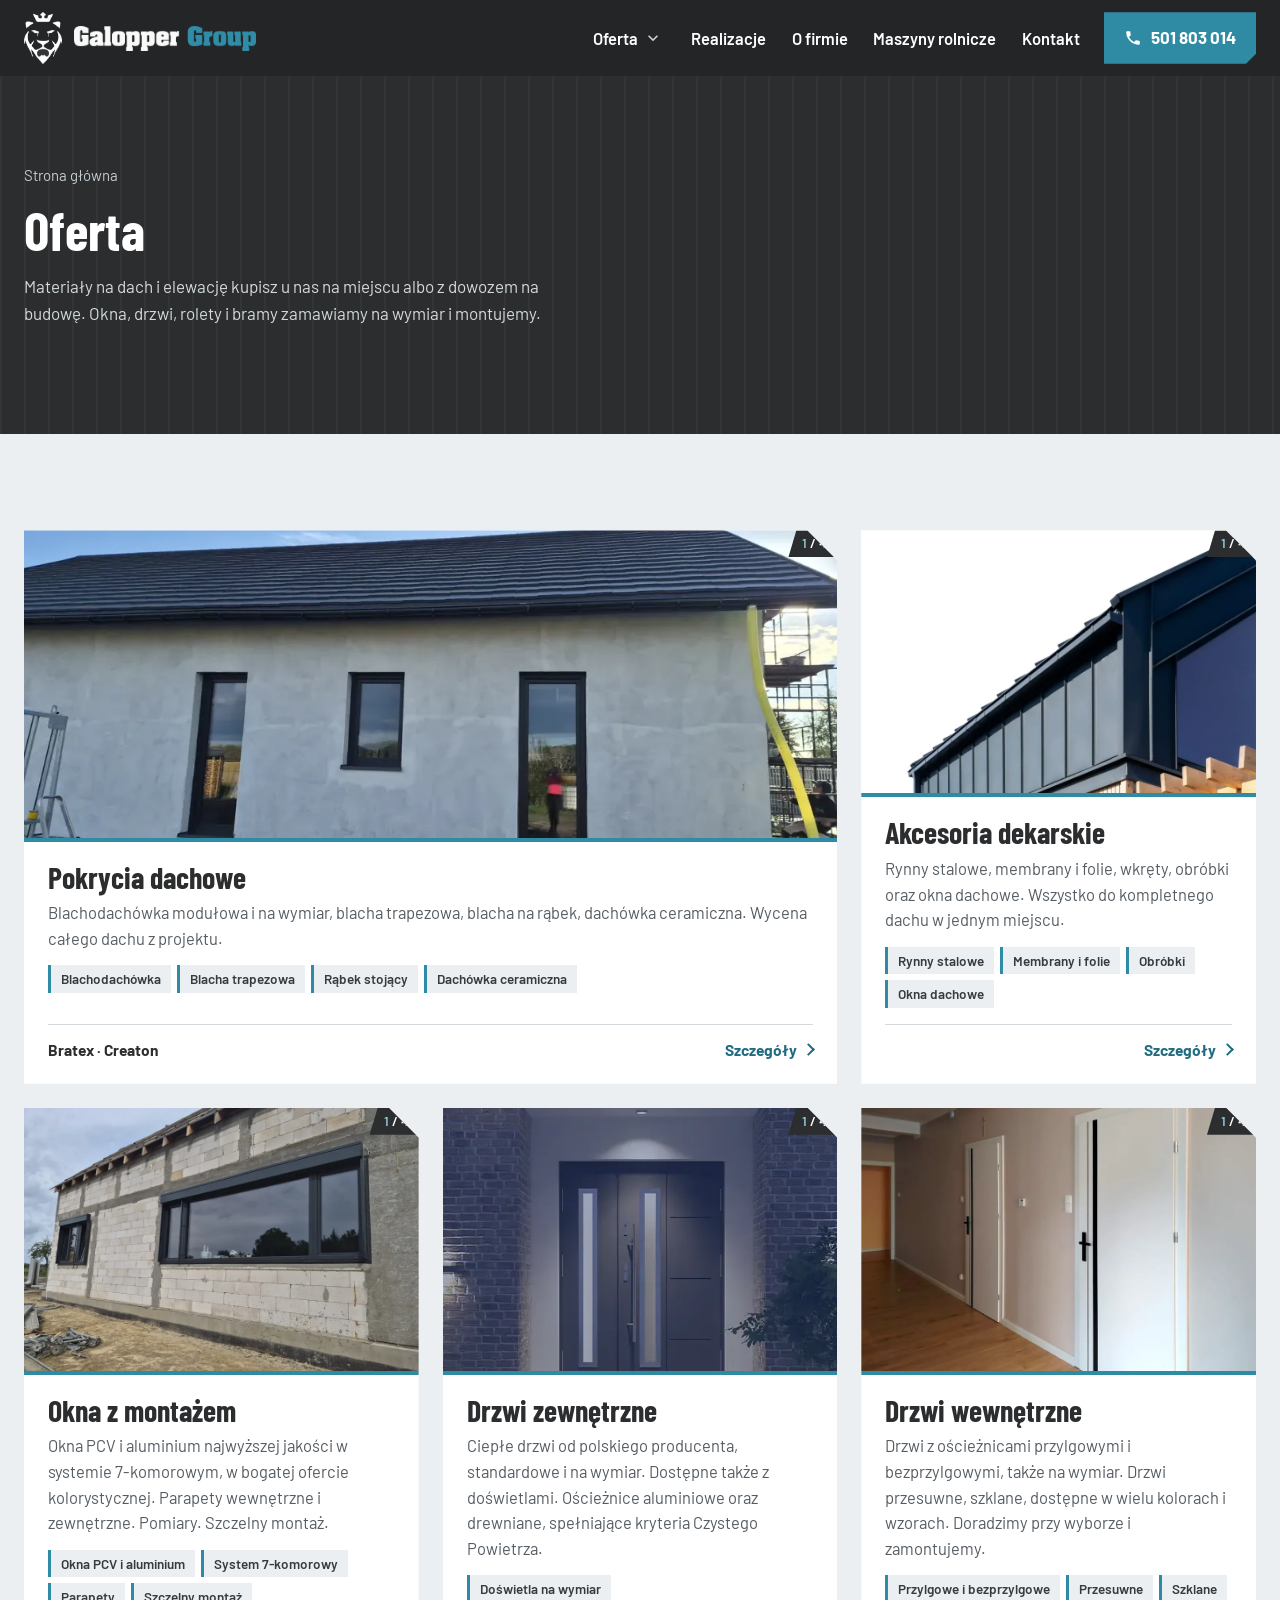
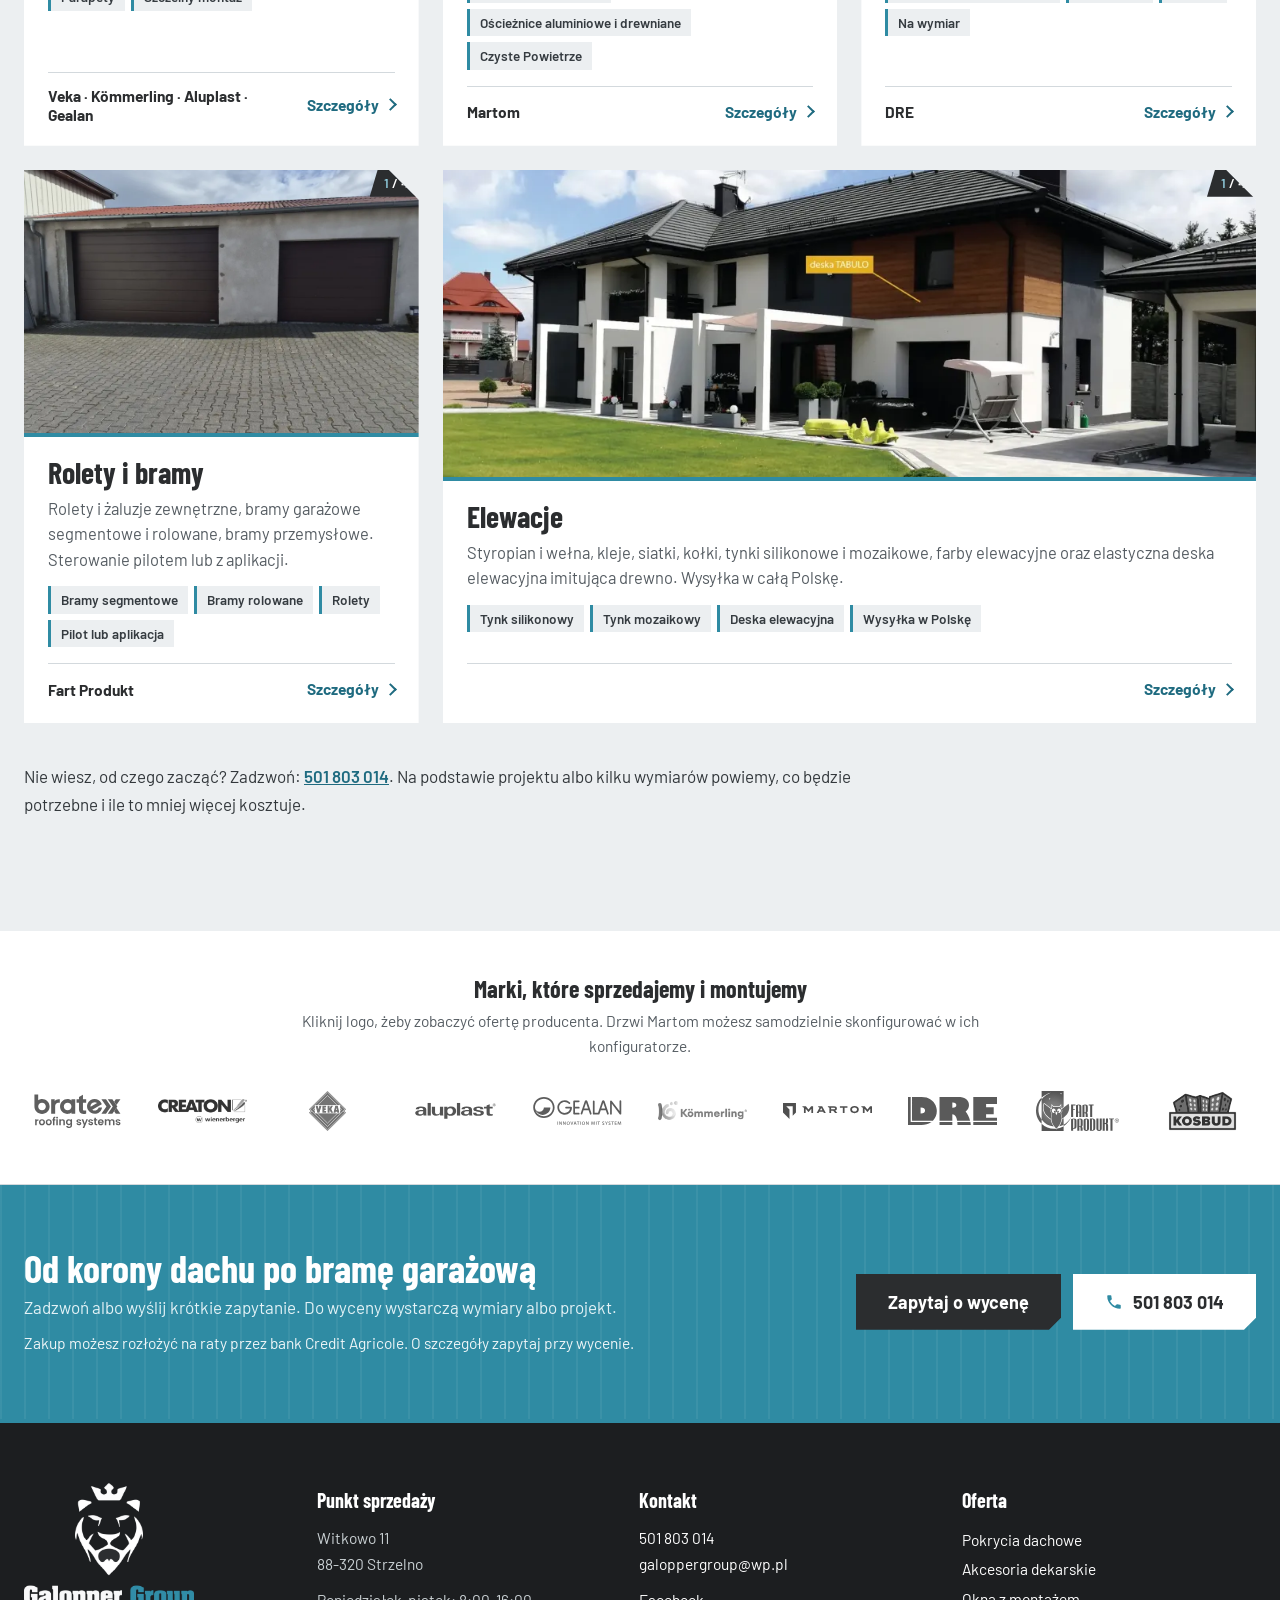
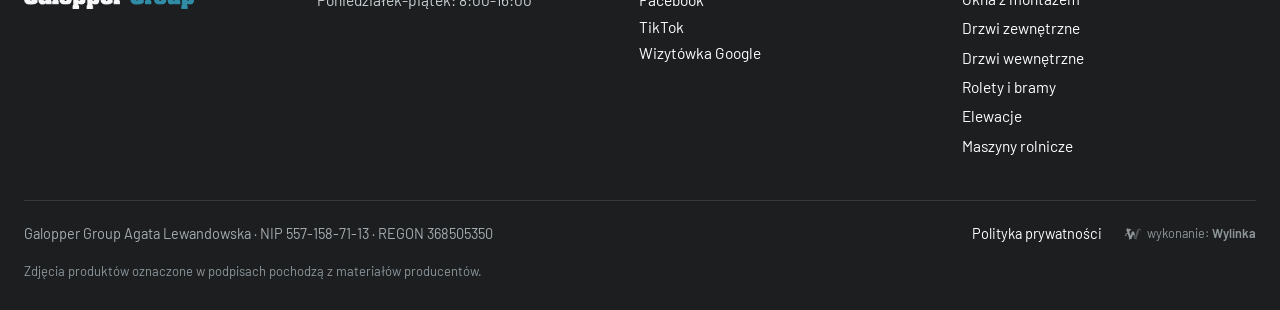
<file: oferta/index.html>
<!doctype html>
<html lang="pl-PL">
<head>
<meta charset="UTF-8">
<meta name="viewport" content="width=device-width, initial-scale=1, viewport-fit=cover">
<title>Oferta: dachy, okna, drzwi, bramy, elewacje | Galopper Group</title>
<meta name='robots' content='noindex, nofollow' />
<link rel="preload" href="https://disaster26.github.io/galopper-strona/wp-content/themes/galopper/fonts/Barlow-400-latin.woff2" as="font" type="font/woff2" crossorigin>
<link rel="preload" href="https://disaster26.github.io/galopper-strona/wp-content/themes/galopper/fonts/BarlowCondensed-700-latin.woff2" as="font" type="font/woff2" crossorigin>
<meta name="theme-color" content="#ffffff">
<meta name="description" content="Pokrycia dachowe i akcesoria, okna, drzwi zewnętrzne i wewnętrzne, rolety, bramy garażowe i materiały na elewację. Witkowo k. Strzelna.">
<meta property="og:type" content="website">
<meta property="og:locale" content="pl_PL">
<meta property="og:site_name" content="Galopper Group">
<meta property="og:title" content="Oferta: dachy, okna, drzwi, bramy, elewacje | Galopper Group">
<meta property="og:description" content="Pokrycia dachowe i akcesoria, okna, drzwi zewnętrzne i wewnętrzne, rolety, bramy garażowe i materiały na elewację. Witkowo k. Strzelna.">
<meta property="og:url" content="https://disaster26.github.io/galopper-strona/oferta/">
<script type="application/ld+json">{"@context":"https://schema.org","@type":"HomeAndConstructionBusiness","@id":"https://disaster26.github.io/galopper-strona/#firma","name":"Galopper Group Agata Lewandowska","legalName":"Galopper Group AGATA LEWANDOWSKA","url":"https://disaster26.github.io/galopper-strona/","telephone":"+48501803014","email":"galoppergroup@wp.pl","taxID":"5571587113","logo":"https://disaster26.github.io/galopper-strona/wp-content/themes/galopper/img/logo.webp","image":"https://disaster26.github.io/galopper-strona/wp-content/themes/galopper/img/logo.webp","address":{"@type":"PostalAddress","streetAddress":"Witkowo 11","postalCode":"88-320","addressLocality":"Strzelno","addressRegion":"kujawsko-pomorskie","addressCountry":"PL"},"areaServed":"Strzelno i okolice","knowsAbout":["pokrycia dachowe","akcesoria dekarskie","okna PCV","drzwi zewnętrzne","drzwi wewnętrzne","rolety","bramy garażowe","elewacje","maszyny rolnicze"],"identifier":{"@type":"PropertyValue","propertyID":"REGON","value":"368505350"},"geo":{"@type":"GeoCoordinates","latitude":52.59479,"longitude":18.25534},"openingHoursSpecification":[{"@type":"OpeningHoursSpecification","dayOfWeek":["Monday","Tuesday","Wednesday","Thursday","Friday"],"opens":"08:00","closes":"16:00"}],"sameAs":["https://www.facebook.com/blachynadachywitkowo/","https://www.tiktok.com/@galoppergroup","https://www.google.com/maps?cid=14675847081042033631"]}</script>
<link rel='stylesheet' id='galopper-css' href='https://disaster26.github.io/galopper-strona/wp-content/themes/galopper/style.css' media='all' />
<link rel="canonical" href="https://disaster26.github.io/galopper-strona/oferta/" />
<link rel="icon" href="https://disaster26.github.io/galopper-strona/wp-content/uploads/2026/11/ikona-150x150.webp" sizes="32x32" />
<link rel="icon" href="https://disaster26.github.io/galopper-strona/wp-content/uploads/2026/11/ikona-300x300.webp" sizes="192x192" />
<link rel="apple-touch-icon" href="https://disaster26.github.io/galopper-strona/wp-content/uploads/2026/11/ikona-300x300.webp" />
<meta name="msapplication-TileImage" content="https://disaster26.github.io/galopper-strona/wp-content/uploads/2026/11/ikona-300x300.webp" />
</head>
<body class="wp-singular page-template page-template-tpl-lista page-template-tpl-lista-php page page-id-66 page-parent wp-embed-responsive wp-theme-galopper">
<a class="pomin" href="#tresc">Przejdź do treści</a>
<header class="top" id="top">
	<div class="top-in">
		<a href="https://disaster26.github.io/galopper-strona/" class="logo" aria-label="Galopper Group: strona główna">
			<img src="https://disaster26.github.io/galopper-strona/wp-content/themes/galopper/img/logo-lew-biala.webp" alt="" class="logo-lew" width="221" height="300">
			<img src="https://disaster26.github.io/galopper-strona/wp-content/themes/galopper/img/logo-napis-biala.webp" alt="Galopper Group" class="logo-napis" width="900" height="124">
		</a>
		<nav class="nav" id="nav" aria-label="Menu główne">
			<ul id="menu-menu-glowne" class="menu"><li id="menu-item-100" class="menu-item menu-item-type-post_type menu-item-object-page current-menu-item page_item page-item-66 current_page_item menu-item-has-children menu-item-100"><a href="https://disaster26.github.io/galopper-strona/oferta/" aria-current="page">Oferta</a><button type="button" class="pod-przel" aria-expanded="false" aria-label="Pokaż podstrony: Oferta"><svg viewBox="0 0 24 24" aria-hidden="true" focusable="false"><path d="M7.4 8.6 6 10l6 6 6-6-1.4-1.4-4.6 4.6z"/></svg></button>
<ul class="sub-menu">
	<li id="menu-item-101" class="menu-item menu-item-type-post_type menu-item-object-page menu-item-101"><a href="https://disaster26.github.io/galopper-strona/oferta/pokrycia-dachowe/">Pokrycia dachowe</a></li>
	<li id="menu-item-102" class="menu-item menu-item-type-post_type menu-item-object-page menu-item-102"><a href="https://disaster26.github.io/galopper-strona/oferta/akcesoria-dekarskie/">Akcesoria dekarskie</a></li>
	<li id="menu-item-103" class="menu-item menu-item-type-post_type menu-item-object-page menu-item-103"><a href="https://disaster26.github.io/galopper-strona/oferta/okna/">Okna z montażem</a></li>
	<li id="menu-item-104" class="menu-item menu-item-type-post_type menu-item-object-page menu-item-104"><a href="https://disaster26.github.io/galopper-strona/oferta/drzwi-zewnetrzne/">Drzwi zewnętrzne</a></li>
	<li id="menu-item-105" class="menu-item menu-item-type-post_type menu-item-object-page menu-item-105"><a href="https://disaster26.github.io/galopper-strona/oferta/drzwi-wewnetrzne/">Drzwi wewnętrzne</a></li>
	<li id="menu-item-106" class="menu-item menu-item-type-post_type menu-item-object-page menu-item-106"><a href="https://disaster26.github.io/galopper-strona/oferta/rolety-i-bramy/">Rolety i bramy</a></li>
	<li id="menu-item-107" class="menu-item menu-item-type-post_type menu-item-object-page menu-item-107"><a href="https://disaster26.github.io/galopper-strona/oferta/elewacje/">Elewacje</a></li>
</ul>
</li>
<li id="menu-item-108" class="menu-item menu-item-type-post_type menu-item-object-page menu-item-108"><a href="https://disaster26.github.io/galopper-strona/realizacje/">Realizacje</a></li>
<li id="menu-item-109" class="menu-item menu-item-type-post_type menu-item-object-page menu-item-109"><a href="https://disaster26.github.io/galopper-strona/o-firmie/">O firmie</a></li>
<li id="menu-item-110" class="menu-item menu-item-type-post_type menu-item-object-page menu-item-110"><a href="https://disaster26.github.io/galopper-strona/maszyny-rolnicze/">Maszyny rolnicze</a></li>
<li id="menu-item-111" class="menu-item menu-item-type-post_type menu-item-object-page menu-item-111"><a href="https://disaster26.github.io/galopper-strona/kontakt/">Kontakt</a></li>
</ul>			<a href="tel:+48501803014" class="nav-tel">Zadzwoń: 501 803 014</a>
		</nav>
		<a href="tel:+48501803014" class="top-tel" aria-label="Zadzwoń: 501 803 014">
			<svg viewBox="0 0 24 24" aria-hidden="true" focusable="false"><path d="M6.6 10.8a15.1 15.1 0 0 0 6.6 6.6l2.2-2.2a1 1 0 0 1 1-.25 11.4 11.4 0 0 0 3.6.57 1 1 0 0 1 1 1V20a1 1 0 0 1-1 1A17 17 0 0 1 3 4a1 1 0 0 1 1-1h3.5a1 1 0 0 1 1 1c0 1.25.2 2.45.57 3.57a1 1 0 0 1-.25 1z"/></svg>			<span>501 803 014</span>
		</a>
		<button class="burger" id="burger" type="button" aria-label="Otwórz menu" aria-expanded="false" aria-controls="nav"><span></span><span></span><span></span></button>
	</div>
</header>
<main id="tresc">
	<section class="podstrona-glowa">
		<div class="wrap pg-in">
			<div class="pg-txt">
				<nav class="okruszki" aria-label="Jesteś tutaj">
	<a href="https://disaster26.github.io/galopper-strona/">Strona główna</a>
	</nav>
				<h1>Oferta</h1>
				<p class="lead">Materiały na dach i elewację kupisz u nas na miejscu albo z dowozem na budowę. Okna, drzwi, rolety i bramy zamawiamy na wymiar i montujemy.</p>			</div>
		</div>
	</section>
	<section class="sekcja oferta oferta-lista">
		<div class="wrap">
			<div class="kafle">
			<article class="kafel kafel-szeroki">
			<div class="karuzela k-kafel wiele" data-karuzela><div class="k-tor" tabindex="0" role="group" aria-roledescription="karuzela" aria-label="Zdjęcia: Pokrycia dachowe"><figure class="k-slajd" aria-label="1 z 4"><a href="https://disaster26.github.io/galopper-strona/oferta/pokrycia-dachowe/" tabindex="-1"><img width="1024" height="768" src="https://disaster26.github.io/galopper-strona/wp-content/uploads/2026/11/dach-grafit-nowy-1024x768.webp" class="attachment-large size-large" alt="Nowy dom z grafitowym pokryciem dachu i antracytowymi oknami" sizes="(max-width: 760px) 100vw, 66vw" loading="lazy" decoding="async" srcset="https://disaster26.github.io/galopper-strona/wp-content/uploads/2026/11/dach-grafit-nowy-1024x768.webp 1024w, https://disaster26.github.io/galopper-strona/wp-content/uploads/2026/11/dach-grafit-nowy-300x225.webp 300w, https://disaster26.github.io/galopper-strona/wp-content/uploads/2026/11/dach-grafit-nowy-768x576.webp 768w, https://disaster26.github.io/galopper-strona/wp-content/uploads/2026/11/dach-grafit-nowy.webp 1400w" /></a></figure><figure class="k-slajd" aria-label="2 z 4"><a href="https://disaster26.github.io/galopper-strona/oferta/pokrycia-dachowe/" tabindex="-1"><img width="576" height="1024" src="https://disaster26.github.io/galopper-strona/wp-content/uploads/2026/11/dach-ceglasty-576x1024.webp" class="attachment-large size-large" alt="Ceglasta blachodachówka Bratex Savanna i białe rynny stalowe na domu z czerwonej cegły" sizes="(max-width: 760px) 100vw, 66vw" loading="lazy" decoding="async" srcset="https://disaster26.github.io/galopper-strona/wp-content/uploads/2026/11/dach-ceglasty-576x1024.webp 576w, https://disaster26.github.io/galopper-strona/wp-content/uploads/2026/11/dach-ceglasty-169x300.webp 169w, https://disaster26.github.io/galopper-strona/wp-content/uploads/2026/11/dach-ceglasty-768x1365.webp 768w, https://disaster26.github.io/galopper-strona/wp-content/uploads/2026/11/dach-ceglasty-864x1536.webp 864w, https://disaster26.github.io/galopper-strona/wp-content/uploads/2026/11/dach-ceglasty.webp 900w" /></a></figure><figure class="k-slajd" aria-label="3 z 4"><a href="https://disaster26.github.io/galopper-strona/oferta/pokrycia-dachowe/" tabindex="-1"><img width="1024" height="768" src="https://disaster26.github.io/galopper-strona/wp-content/uploads/2026/11/dach-grafit-dom-1024x768.webp" class="attachment-large size-large" alt="Dom parterowy w budowie z grafitowym pokryciem dachu" sizes="(max-width: 760px) 100vw, 66vw" loading="lazy" decoding="async" srcset="https://disaster26.github.io/galopper-strona/wp-content/uploads/2026/11/dach-grafit-dom-1024x768.webp 1024w, https://disaster26.github.io/galopper-strona/wp-content/uploads/2026/11/dach-grafit-dom-300x225.webp 300w, https://disaster26.github.io/galopper-strona/wp-content/uploads/2026/11/dach-grafit-dom-768x576.webp 768w, https://disaster26.github.io/galopper-strona/wp-content/uploads/2026/11/dach-grafit-dom.webp 1400w" /></a></figure><figure class="k-slajd" aria-label="4 z 4"><a href="https://disaster26.github.io/galopper-strona/oferta/pokrycia-dachowe/" tabindex="-1"><img width="1024" height="768" src="https://disaster26.github.io/galopper-strona/wp-content/uploads/2026/11/dach-braz-1024x768.webp" class="attachment-large size-large" alt="Dom z poddaszem i nowym brązowym pokryciem dachu" sizes="(max-width: 760px) 100vw, 66vw" loading="lazy" decoding="async" srcset="https://disaster26.github.io/galopper-strona/wp-content/uploads/2026/11/dach-braz-1024x768.webp 1024w, https://disaster26.github.io/galopper-strona/wp-content/uploads/2026/11/dach-braz-300x225.webp 300w, https://disaster26.github.io/galopper-strona/wp-content/uploads/2026/11/dach-braz-768x576.webp 768w, https://disaster26.github.io/galopper-strona/wp-content/uploads/2026/11/dach-braz.webp 1400w" /></a></figure></div><button type="button" class="k-strz k-pop" aria-label="Poprzednie zdjęcie"><svg viewBox="0 0 24 24" aria-hidden="true" focusable="false"><path d="M15.4 5.4 14 4l-8 8 8 8 1.4-1.4L8.8 12z"/></svg></button><button type="button" class="k-strz k-nast" aria-label="Następne zdjęcie"><svg viewBox="0 0 24 24" aria-hidden="true" focusable="false"><path d="M8.6 18.6 10 20l8-8-8-8-1.4 1.4 6.6 6.6z"/></svg></button><p class="k-licznik" aria-hidden="true"><span>1</span> / 4</p></div>			<div class="kafel-txt">
				<h3><a href="https://disaster26.github.io/galopper-strona/oferta/pokrycia-dachowe/">Pokrycia dachowe</a></h3>
				<p>Blachodachówka modułowa i na wymiar, blacha trapezowa, blacha na rąbek, dachówka ceramiczna. Wycena całego dachu z projektu.</p>
				<ul class="cechy"><li>Blachodachówka</li><li>Blacha trapezowa</li><li>Rąbek stojący</li><li>Dachówka ceramiczna</li></ul>				<p class="kafel-dol">
					<span class="kafel-marki">Bratex · Creaton</span>					<a href="https://disaster26.github.io/galopper-strona/oferta/pokrycia-dachowe/" class="kafel-wiecej" aria-hidden="true" tabindex="-1">Szczegóły</a>
				</p>
			</div>
		</article>
			<article class="kafel">
			<div class="karuzela k-kafel wiele" data-karuzela><div class="k-tor" tabindex="0" role="group" aria-roledescription="karuzela" aria-label="Zdjęcia: Akcesoria dekarskie"><figure class="k-slajd" aria-label="1 z 4"><a href="https://disaster26.github.io/galopper-strona/oferta/akcesoria-dekarskie/" tabindex="-1"><img width="900" height="600" src="https://disaster26.github.io/galopper-strona/wp-content/uploads/2026/11/bratex-obrobki-900x600.webp" class="attachment-gg-kafel size-gg-kafel" alt="Granatowa elewacja i dach z blachy na rąbek z obróbkami oraz rynną" sizes="(max-width: 760px) 100vw, (max-width: 1060px) 50vw, 400px" loading="lazy" decoding="async" /></a></figure><figure class="k-slajd" aria-label="2 z 4"><a href="https://disaster26.github.io/galopper-strona/oferta/akcesoria-dekarskie/" tabindex="-1"><img width="478" height="600" src="https://disaster26.github.io/galopper-strona/wp-content/uploads/2026/11/rynna-detal-478x600.webp" class="attachment-gg-kafel size-gg-kafel" alt="Stalowa rynna i obróbka blacharska przy okapie dachu z blachodachówki" sizes="(max-width: 760px) 100vw, (max-width: 1060px) 50vw, 400px" loading="lazy" decoding="async" /></a></figure><figure class="k-slajd" aria-label="3 z 4"><a href="https://disaster26.github.io/galopper-strona/oferta/akcesoria-dekarskie/" tabindex="-1"><img width="900" height="600" src="https://disaster26.github.io/galopper-strona/wp-content/uploads/2026/11/bratex-dekarz-900x600.webp" class="attachment-gg-kafel size-gg-kafel" alt="Dekarz układający obróbkę blacharską na łatach dachu" sizes="(max-width: 760px) 100vw, (max-width: 1060px) 50vw, 400px" loading="lazy" decoding="async" srcset="https://disaster26.github.io/galopper-strona/wp-content/uploads/2026/11/bratex-dekarz-900x600.webp 900w, https://disaster26.github.io/galopper-strona/wp-content/uploads/2026/11/bratex-dekarz-300x200.webp 300w, https://disaster26.github.io/galopper-strona/wp-content/uploads/2026/11/bratex-dekarz-1024x683.webp 1024w, https://disaster26.github.io/galopper-strona/wp-content/uploads/2026/11/bratex-dekarz-768x512.webp 768w, https://disaster26.github.io/galopper-strona/wp-content/uploads/2026/11/bratex-dekarz.webp 1400w" /></a></figure><figure class="k-slajd" aria-label="4 z 4"><a href="https://disaster26.github.io/galopper-strona/oferta/akcesoria-dekarskie/" tabindex="-1"><img width="800" height="533" src="https://disaster26.github.io/galopper-strona/wp-content/uploads/2026/11/bratex-detal.webp" class="attachment-gg-kafel size-gg-kafel" alt="Zbliżenie zagięcia jasnej blachy na rąbek stojący" sizes="(max-width: 760px) 100vw, (max-width: 1060px) 50vw, 400px" loading="lazy" decoding="async" srcset="https://disaster26.github.io/galopper-strona/wp-content/uploads/2026/11/bratex-detal.webp 800w, https://disaster26.github.io/galopper-strona/wp-content/uploads/2026/11/bratex-detal-300x200.webp 300w, https://disaster26.github.io/galopper-strona/wp-content/uploads/2026/11/bratex-detal-768x512.webp 768w" /></a></figure></div><button type="button" class="k-strz k-pop" aria-label="Poprzednie zdjęcie"><svg viewBox="0 0 24 24" aria-hidden="true" focusable="false"><path d="M15.4 5.4 14 4l-8 8 8 8 1.4-1.4L8.8 12z"/></svg></button><button type="button" class="k-strz k-nast" aria-label="Następne zdjęcie"><svg viewBox="0 0 24 24" aria-hidden="true" focusable="false"><path d="M8.6 18.6 10 20l8-8-8-8-1.4 1.4 6.6 6.6z"/></svg></button><p class="k-licznik" aria-hidden="true"><span>1</span> / 4</p></div>			<div class="kafel-txt">
				<h3><a href="https://disaster26.github.io/galopper-strona/oferta/akcesoria-dekarskie/">Akcesoria dekarskie</a></h3>
				<p>Rynny stalowe, membrany i folie, wkręty, obróbki oraz okna dachowe. Wszystko do kompletnego dachu w jednym miejscu.</p>
				<ul class="cechy"><li>Rynny stalowe</li><li>Membrany i folie</li><li>Obróbki</li><li>Okna dachowe</li></ul>				<p class="kafel-dol">
										<a href="https://disaster26.github.io/galopper-strona/oferta/akcesoria-dekarskie/" class="kafel-wiecej" aria-hidden="true" tabindex="-1">Szczegóły</a>
				</p>
			</div>
		</article>
			<article class="kafel">
			<div class="karuzela k-kafel wiele" data-karuzela><div class="k-tor" tabindex="0" role="group" aria-roledescription="karuzela" aria-label="Zdjęcia: Okna z montażem"><figure class="k-slajd" aria-label="1 z 4"><a href="https://disaster26.github.io/galopper-strona/oferta/okna/" tabindex="-1"><img width="900" height="600" src="https://disaster26.github.io/galopper-strona/wp-content/uploads/2026/11/okna-antracyt-budowa-900x600.webp" class="attachment-gg-kafel size-gg-kafel" alt="Duże okno panoramiczne i okna w kolorze antracyt zamontowane w ścianach z bloczków" sizes="(max-width: 760px) 100vw, (max-width: 1060px) 50vw, 400px" loading="lazy" decoding="async" /></a></figure><figure class="k-slajd" aria-label="2 z 4"><a href="https://disaster26.github.io/galopper-strona/oferta/okna/" tabindex="-1"><img width="900" height="600" src="https://disaster26.github.io/galopper-strona/wp-content/uploads/2026/11/okna-dom-zima-900x600.webp" class="attachment-gg-kafel size-gg-kafel" alt="Dom z bloczków z czarnym dachem i antracytowymi oknami, zimą" sizes="(max-width: 760px) 100vw, (max-width: 1060px) 50vw, 400px" loading="lazy" decoding="async" /></a></figure><figure class="k-slajd" aria-label="3 z 4"><a href="https://disaster26.github.io/galopper-strona/oferta/okna/" tabindex="-1"><img width="900" height="600" src="https://disaster26.github.io/galopper-strona/wp-content/uploads/2026/11/okna-dom-zima-tyl-900x600.webp" class="attachment-gg-kafel size-gg-kafel" alt="Dom z czarnym dachem i antracytowymi oknami tarasowymi, widok od tyłu" sizes="(max-width: 760px) 100vw, (max-width: 1060px) 50vw, 400px" loading="lazy" decoding="async" /></a></figure><figure class="k-slajd" aria-label="4 z 4"><a href="https://disaster26.github.io/galopper-strona/oferta/okna/" tabindex="-1"><img width="562" height="600" src="https://disaster26.github.io/galopper-strona/wp-content/uploads/2026/11/okna-narozne-562x600.webp" class="attachment-gg-kafel size-gg-kafel" alt="Antracytowe okna w narożniku budynku w trakcie budowy" sizes="(max-width: 760px) 100vw, (max-width: 1060px) 50vw, 400px" loading="lazy" decoding="async" /></a></figure></div><button type="button" class="k-strz k-pop" aria-label="Poprzednie zdjęcie"><svg viewBox="0 0 24 24" aria-hidden="true" focusable="false"><path d="M15.4 5.4 14 4l-8 8 8 8 1.4-1.4L8.8 12z"/></svg></button><button type="button" class="k-strz k-nast" aria-label="Następne zdjęcie"><svg viewBox="0 0 24 24" aria-hidden="true" focusable="false"><path d="M8.6 18.6 10 20l8-8-8-8-1.4 1.4 6.6 6.6z"/></svg></button><p class="k-licznik" aria-hidden="true"><span>1</span> / 4</p></div>			<div class="kafel-txt">
				<h3><a href="https://disaster26.github.io/galopper-strona/oferta/okna/">Okna z montażem</a></h3>
				<p>Okna PCV i aluminium najwyższej jakości w systemie 7-komorowym, w bogatej ofercie kolorystycznej. Parapety wewnętrzne i zewnętrzne. Pomiary. Szczelny montaż.</p>
				<ul class="cechy"><li>Okna PCV i aluminium</li><li>System 7-komorowy</li><li>Parapety</li><li>Szczelny montaż</li></ul>				<p class="kafel-dol">
					<span class="kafel-marki">Veka · Kömmerling · Aluplast · Gealan</span>					<a href="https://disaster26.github.io/galopper-strona/oferta/okna/" class="kafel-wiecej" aria-hidden="true" tabindex="-1">Szczegóły</a>
				</p>
			</div>
		</article>
			<article class="kafel">
			<div class="karuzela k-kafel wiele" data-karuzela><div class="k-tor" tabindex="0" role="group" aria-roledescription="karuzela" aria-label="Zdjęcia: Drzwi zewnętrzne"><figure class="k-slajd" aria-label="1 z 4"><a href="https://disaster26.github.io/galopper-strona/oferta/drzwi-zewnetrzne/" tabindex="-1"><img width="540" height="440" src="https://disaster26.github.io/galopper-strona/wp-content/uploads/2026/11/drzwi-martom.webp" class="attachment-gg-kafel size-gg-kafel" alt="Grafitowe drzwi zewnętrzne Martom z dwoma pionowymi przeszkleniami" sizes="(max-width: 760px) 100vw, (max-width: 1060px) 50vw, 400px" loading="lazy" decoding="async" srcset="https://disaster26.github.io/galopper-strona/wp-content/uploads/2026/11/drzwi-martom.webp 540w, https://disaster26.github.io/galopper-strona/wp-content/uploads/2026/11/drzwi-martom-300x244.webp 300w" /></a></figure><figure class="k-slajd" aria-label="2 z 4"><a href="https://disaster26.github.io/galopper-strona/oferta/drzwi-zewnetrzne/" tabindex="-1"><img width="825" height="600" src="https://disaster26.github.io/galopper-strona/wp-content/uploads/2026/11/drzwi-antracyt-825x600.webp" class="attachment-gg-kafel size-gg-kafel" alt="Antracytowe drzwi zewnętrzne z długim pochwytem i bocznym doświetlem" sizes="(max-width: 760px) 100vw, (max-width: 1060px) 50vw, 400px" loading="lazy" decoding="async" /></a></figure><figure class="k-slajd" aria-label="3 z 4"><a href="https://disaster26.github.io/galopper-strona/oferta/drzwi-zewnetrzne/" tabindex="-1"><img width="619" height="600" src="https://disaster26.github.io/galopper-strona/wp-content/uploads/2026/11/drzwi-zloty-dab-619x600.webp" class="attachment-gg-kafel size-gg-kafel" alt="Drzwi zewnętrzne w okleinie złoty dąb z ozdobnym przeszkleniem i doświetlem" sizes="(max-width: 760px) 100vw, (max-width: 1060px) 50vw, 400px" loading="lazy" decoding="async" /></a></figure><figure class="k-slajd" aria-label="4 z 4"><a href="https://disaster26.github.io/galopper-strona/oferta/drzwi-zewnetrzne/" tabindex="-1"><img width="825" height="600" src="https://disaster26.github.io/galopper-strona/wp-content/uploads/2026/11/drzwi-orzech-825x600.webp" class="attachment-gg-kafel size-gg-kafel" alt="Drzwi zewnętrzne w okleinie orzech z pionowym przeszkleniem" sizes="(max-width: 760px) 100vw, (max-width: 1060px) 50vw, 400px" loading="lazy" decoding="async" /></a></figure></div><button type="button" class="k-strz k-pop" aria-label="Poprzednie zdjęcie"><svg viewBox="0 0 24 24" aria-hidden="true" focusable="false"><path d="M15.4 5.4 14 4l-8 8 8 8 1.4-1.4L8.8 12z"/></svg></button><button type="button" class="k-strz k-nast" aria-label="Następne zdjęcie"><svg viewBox="0 0 24 24" aria-hidden="true" focusable="false"><path d="M8.6 18.6 10 20l8-8-8-8-1.4 1.4 6.6 6.6z"/></svg></button><p class="k-licznik" aria-hidden="true"><span>1</span> / 4</p></div>			<div class="kafel-txt">
				<h3><a href="https://disaster26.github.io/galopper-strona/oferta/drzwi-zewnetrzne/">Drzwi zewnętrzne</a></h3>
				<p>Ciepłe drzwi od polskiego producenta, standardowe i na wymiar. Dostępne także z doświetlami. Ościeżnice aluminiowe oraz drewniane, spełniające kryteria Czystego Powietrza.</p>
				<ul class="cechy"><li>Doświetla na wymiar</li><li>Ościeżnice aluminiowe i drewniane</li><li>Czyste Powietrze</li></ul>				<p class="kafel-dol">
					<span class="kafel-marki">Martom</span>					<a href="https://disaster26.github.io/galopper-strona/oferta/drzwi-zewnetrzne/" class="kafel-wiecej" aria-hidden="true" tabindex="-1">Szczegóły</a>
				</p>
			</div>
		</article>
			<article class="kafel">
			<div class="karuzela k-kafel wiele" data-karuzela><div class="k-tor" tabindex="0" role="group" aria-roledescription="karuzela" aria-label="Zdjęcia: Drzwi wewnętrzne"><figure class="k-slajd" aria-label="1 z 4"><a href="https://disaster26.github.io/galopper-strona/oferta/drzwi-wewnetrzne/" tabindex="-1"><img width="900" height="600" src="https://disaster26.github.io/galopper-strona/wp-content/uploads/2026/11/dre-montaz-korytarz-900x600.webp" class="attachment-gg-kafel size-gg-kafel" alt="Korytarz z panelami i białymi drzwiami wewnętrznymi z czarnym pionowym pasem" sizes="(max-width: 760px) 100vw, (max-width: 1060px) 50vw, 400px" loading="lazy" decoding="async" /></a></figure><figure class="k-slajd" aria-label="2 z 4"><a href="https://disaster26.github.io/galopper-strona/oferta/drzwi-wewnetrzne/" tabindex="-1"><img width="900" height="600" src="https://disaster26.github.io/galopper-strona/wp-content/uploads/2026/11/dre-montaz-para-900x600.webp" class="attachment-gg-kafel size-gg-kafel" alt="Dwoje białych drzwi wewnętrznych z czarnym pionowym pasem i czarnymi klamkami, zamontowanych obok siebie" sizes="(max-width: 760px) 100vw, (max-width: 1060px) 50vw, 400px" loading="lazy" decoding="async" /></a></figure><figure class="k-slajd" aria-label="3 z 4"><a href="https://disaster26.github.io/galopper-strona/oferta/drzwi-wewnetrzne/" tabindex="-1"><img width="878" height="600" src="https://disaster26.github.io/galopper-strona/wp-content/uploads/2026/11/dre-montaz-przedpokoj-878x600.webp" class="attachment-gg-kafel size-gg-kafel" alt="Białe drzwi wewnętrzne z czarnym pasem i czarną klamką w przedpokoju z panelami" sizes="(max-width: 760px) 100vw, (max-width: 1060px) 50vw, 400px" loading="lazy" decoding="async" /></a></figure><figure class="k-slajd" aria-label="4 z 4"><a href="https://disaster26.github.io/galopper-strona/oferta/drzwi-wewnetrzne/" tabindex="-1"><img width="900" height="600" src="https://disaster26.github.io/galopper-strona/wp-content/uploads/2026/11/dre-montaz-detal-900x600.webp" class="attachment-gg-kafel size-gg-kafel" alt="Białe drzwi wewnętrzne z czarnym pasem i czarną klamką w jasnym korytarzu" sizes="(max-width: 760px) 100vw, (max-width: 1060px) 50vw, 400px" loading="lazy" decoding="async" /></a></figure></div><button type="button" class="k-strz k-pop" aria-label="Poprzednie zdjęcie"><svg viewBox="0 0 24 24" aria-hidden="true" focusable="false"><path d="M15.4 5.4 14 4l-8 8 8 8 1.4-1.4L8.8 12z"/></svg></button><button type="button" class="k-strz k-nast" aria-label="Następne zdjęcie"><svg viewBox="0 0 24 24" aria-hidden="true" focusable="false"><path d="M8.6 18.6 10 20l8-8-8-8-1.4 1.4 6.6 6.6z"/></svg></button><p class="k-licznik" aria-hidden="true"><span>1</span> / 4</p></div>			<div class="kafel-txt">
				<h3><a href="https://disaster26.github.io/galopper-strona/oferta/drzwi-wewnetrzne/">Drzwi wewnętrzne</a></h3>
				<p>Drzwi z ościeżnicami przylgowymi i bezprzylgowymi, także na wymiar. Drzwi przesuwne, szklane, dostępne w wielu kolorach i wzorach. Doradzimy przy wyborze i zamontujemy.</p>
				<ul class="cechy"><li>Przylgowe i bezprzylgowe</li><li>Przesuwne</li><li>Szklane</li><li>Na wymiar</li></ul>				<p class="kafel-dol">
					<span class="kafel-marki">DRE</span>					<a href="https://disaster26.github.io/galopper-strona/oferta/drzwi-wewnetrzne/" class="kafel-wiecej" aria-hidden="true" tabindex="-1">Szczegóły</a>
				</p>
			</div>
		</article>
			<article class="kafel">
			<div class="karuzela k-kafel wiele" data-karuzela><div class="k-tor" tabindex="0" role="group" aria-roledescription="karuzela" aria-label="Zdjęcia: Rolety i bramy"><figure class="k-slajd" aria-label="1 z 4"><a href="https://disaster26.github.io/galopper-strona/oferta/rolety-i-bramy/" tabindex="-1"><img width="900" height="600" src="https://disaster26.github.io/galopper-strona/wp-content/uploads/2026/11/brama-podwojna-900x600.webp" class="attachment-gg-kafel size-gg-kafel" alt="Dwie brązowe bramy segmentowe w budynku garażowym" sizes="(max-width: 760px) 100vw, (max-width: 1060px) 50vw, 400px" loading="lazy" decoding="async" /></a></figure><figure class="k-slajd" aria-label="2 z 4"><a href="https://disaster26.github.io/galopper-strona/oferta/rolety-i-bramy/" tabindex="-1"><img width="900" height="600" src="https://disaster26.github.io/galopper-strona/wp-content/uploads/2026/11/brama-braz-900x600.webp" class="attachment-gg-kafel size-gg-kafel" alt="Brązowa brama garażowa segmentowa z przetłoczeniami" sizes="(max-width: 760px) 100vw, (max-width: 1060px) 50vw, 400px" loading="lazy" decoding="async" /></a></figure><figure class="k-slajd" aria-label="3 z 4"><a href="https://disaster26.github.io/galopper-strona/oferta/rolety-i-bramy/" tabindex="-1"><img width="540" height="600" src="https://disaster26.github.io/galopper-strona/wp-content/uploads/2026/11/brama-rolowana-540x600.webp" class="attachment-gg-kafel size-gg-kafel" alt="Brązowa brama rolowana w garażu, widok od wewnątrz" sizes="(max-width: 760px) 100vw, (max-width: 1060px) 50vw, 400px" loading="lazy" decoding="async" /></a></figure><figure class="k-slajd" aria-label="4 z 4"><a href="https://disaster26.github.io/galopper-strona/oferta/rolety-i-bramy/" tabindex="-1"><img width="900" height="600" src="https://disaster26.github.io/galopper-strona/wp-content/uploads/2026/11/fart-brama-900x600.webp" class="attachment-gg-kafel size-gg-kafel" alt="Segmentowa brama garażowa Fart Produkt w okleinie drewnopodobnej" sizes="(max-width: 760px) 100vw, (max-width: 1060px) 50vw, 400px" loading="lazy" decoding="async" /></a></figure></div><button type="button" class="k-strz k-pop" aria-label="Poprzednie zdjęcie"><svg viewBox="0 0 24 24" aria-hidden="true" focusable="false"><path d="M15.4 5.4 14 4l-8 8 8 8 1.4-1.4L8.8 12z"/></svg></button><button type="button" class="k-strz k-nast" aria-label="Następne zdjęcie"><svg viewBox="0 0 24 24" aria-hidden="true" focusable="false"><path d="M8.6 18.6 10 20l8-8-8-8-1.4 1.4 6.6 6.6z"/></svg></button><p class="k-licznik" aria-hidden="true"><span>1</span> / 4</p></div>			<div class="kafel-txt">
				<h3><a href="https://disaster26.github.io/galopper-strona/oferta/rolety-i-bramy/">Rolety i bramy</a></h3>
				<p>Rolety i żaluzje zewnętrzne, bramy garażowe segmentowe i rolowane, bramy przemysłowe. Sterowanie pilotem lub z aplikacji.</p>
				<ul class="cechy"><li>Bramy segmentowe</li><li>Bramy rolowane</li><li>Rolety</li><li>Pilot lub aplikacja</li></ul>				<p class="kafel-dol">
					<span class="kafel-marki">Fart Produkt</span>					<a href="https://disaster26.github.io/galopper-strona/oferta/rolety-i-bramy/" class="kafel-wiecej" aria-hidden="true" tabindex="-1">Szczegóły</a>
				</p>
			</div>
		</article>
			<article class="kafel kafel-szeroki">
			<div class="karuzela k-kafel wiele" data-karuzela><div class="k-tor" tabindex="0" role="group" aria-roledescription="karuzela" aria-label="Zdjęcia: Elewacje"><figure class="k-slajd" aria-label="1 z 4"><a href="https://disaster26.github.io/galopper-strona/oferta/elewacje/" tabindex="-1"><img width="1024" height="556" src="https://disaster26.github.io/galopper-strona/wp-content/uploads/2026/11/kosbud-deska-1024x556.webp" class="attachment-large size-large" alt="Dom z białym tynkiem, grafitowymi wstawkami i drewnopodobną deską elewacyjną Kosbud Tabulo" sizes="(max-width: 760px) 100vw, 66vw" loading="lazy" decoding="async" srcset="https://disaster26.github.io/galopper-strona/wp-content/uploads/2026/11/kosbud-deska-1024x556.webp 1024w, https://disaster26.github.io/galopper-strona/wp-content/uploads/2026/11/kosbud-deska-300x163.webp 300w, https://disaster26.github.io/galopper-strona/wp-content/uploads/2026/11/kosbud-deska-768x417.webp 768w, https://disaster26.github.io/galopper-strona/wp-content/uploads/2026/11/kosbud-deska-1536x834.webp 1536w, https://disaster26.github.io/galopper-strona/wp-content/uploads/2026/11/kosbud-deska.webp 1600w" /></a></figure><figure class="k-slajd" aria-label="2 z 4"><a href="https://disaster26.github.io/galopper-strona/oferta/elewacje/" tabindex="-1"><img width="768" height="1024" src="https://disaster26.github.io/galopper-strona/wp-content/uploads/2026/11/elewacja-biala-768x1024.webp" class="attachment-large size-large" alt="Dom z białą elewacją, grafitowymi wstawkami i czarnym dachem" sizes="(max-width: 760px) 100vw, 66vw" loading="lazy" decoding="async" srcset="https://disaster26.github.io/galopper-strona/wp-content/uploads/2026/11/elewacja-biala-768x1024.webp 768w, https://disaster26.github.io/galopper-strona/wp-content/uploads/2026/11/elewacja-biala-225x300.webp 225w, https://disaster26.github.io/galopper-strona/wp-content/uploads/2026/11/elewacja-biala.webp 825w" /></a></figure><figure class="k-slajd" aria-label="3 z 4"><a href="https://disaster26.github.io/galopper-strona/oferta/elewacje/" tabindex="-1"><img width="768" height="1024" src="https://disaster26.github.io/galopper-strona/wp-content/uploads/2026/11/elewacja-deska-grafit-768x1024.webp" class="attachment-large size-large" alt="Biała elewacja z grafitową deską elewacyjną imitującą drewno" sizes="(max-width: 760px) 100vw, 66vw" loading="lazy" decoding="async" srcset="https://disaster26.github.io/galopper-strona/wp-content/uploads/2026/11/elewacja-deska-grafit-768x1024.webp 768w, https://disaster26.github.io/galopper-strona/wp-content/uploads/2026/11/elewacja-deska-grafit-225x300.webp 225w, https://disaster26.github.io/galopper-strona/wp-content/uploads/2026/11/elewacja-deska-grafit.webp 825w" /></a></figure><figure class="k-slajd" aria-label="4 z 4"><a href="https://disaster26.github.io/galopper-strona/oferta/elewacje/" tabindex="-1"><img width="768" height="1024" src="https://disaster26.github.io/galopper-strona/wp-content/uploads/2026/11/elewacja-deska-orzech-768x1024.webp" class="attachment-large size-large" alt="Dom z jasnym tynkiem i deską elewacyjną w kolorze drewna" sizes="(max-width: 760px) 100vw, 66vw" loading="lazy" decoding="async" srcset="https://disaster26.github.io/galopper-strona/wp-content/uploads/2026/11/elewacja-deska-orzech-768x1024.webp 768w, https://disaster26.github.io/galopper-strona/wp-content/uploads/2026/11/elewacja-deska-orzech-225x300.webp 225w, https://disaster26.github.io/galopper-strona/wp-content/uploads/2026/11/elewacja-deska-orzech.webp 825w" /></a></figure></div><button type="button" class="k-strz k-pop" aria-label="Poprzednie zdjęcie"><svg viewBox="0 0 24 24" aria-hidden="true" focusable="false"><path d="M15.4 5.4 14 4l-8 8 8 8 1.4-1.4L8.8 12z"/></svg></button><button type="button" class="k-strz k-nast" aria-label="Następne zdjęcie"><svg viewBox="0 0 24 24" aria-hidden="true" focusable="false"><path d="M8.6 18.6 10 20l8-8-8-8-1.4 1.4 6.6 6.6z"/></svg></button><p class="k-licznik" aria-hidden="true"><span>1</span> / 4</p></div>			<div class="kafel-txt">
				<h3><a href="https://disaster26.github.io/galopper-strona/oferta/elewacje/">Elewacje</a></h3>
				<p>Styropian i wełna, kleje, siatki, kołki, tynki silikonowe i mozaikowe, farby elewacyjne oraz elastyczna deska elewacyjna imitująca drewno. Wysyłka w całą Polskę.</p>
				<ul class="cechy"><li>Tynk silikonowy</li><li>Tynk mozaikowy</li><li>Deska elewacyjna</li><li>Wysyłka w Polskę</li></ul>				<p class="kafel-dol">
										<a href="https://disaster26.github.io/galopper-strona/oferta/elewacje/" class="kafel-wiecej" aria-hidden="true" tabindex="-1">Szczegóły</a>
				</p>
			</div>
		</article>
	</div>
							<div class="tresc-bloki waska pod-kaflami"><p class="wp-block-paragraph">Nie wiesz, od czego zacząć? Zadzwoń: <a href="tel:+48501803014">501 803 014</a>. Na podstawie projektu albo kilku wymiarów powiemy, co będzie potrzebne i ile to mniej więcej kosztuje.</p>

</div>
					</div>
	</section>
	<section class="marki" aria-labelledby="marki-h">
	<div class="wrap">
		<h2 id="marki-h">Marki, które sprzedajemy i montujemy</h2>
		<p class="marki-info">Kliknij logo, żeby zobaczyć ofertę producenta. Drzwi Martom możesz samodzielnie skonfigurować w ich konfiguratorze.</p>
		<ul class="marki-lista">
							<li>
											<a href="https://bratex.pl/" target="_blank" rel="noopener" title="Strona producenta: Bratex"><img src="https://disaster26.github.io/galopper-strona/wp-content/uploads/2026/11/bratex.svg" alt="Bratex" width="181" height="75" loading="lazy" decoding="async"></a>
									</li>
							<li>
											<a href="https://www.creaton.pl/" target="_blank" rel="noopener" title="Strona producenta: Creaton"><img src="https://disaster26.github.io/galopper-strona/wp-content/uploads/2026/11/creaton-300x84.webp" alt="Creaton" width="300" height="84" loading="lazy" decoding="async"></a>
									</li>
							<li>
											<a href="https://www.veka.pl/" target="_blank" rel="noopener" title="Strona producenta: Veka"><img src="https://disaster26.github.io/galopper-strona/wp-content/uploads/2026/11/veka.svg" alt="Veka" width="230" height="251" loading="lazy" decoding="async"></a>
									</li>
							<li>
											<a href="https://www.aluplast.com.pl/" target="_blank" rel="noopener" title="Strona producenta: Aluplast"><img src="https://disaster26.github.io/galopper-strona/wp-content/uploads/2026/11/aluplast.svg" alt="Aluplast" width="836" height="385" loading="lazy" decoding="async"></a>
									</li>
							<li>
											<a href="https://www.gealan.de/pl" target="_blank" rel="noopener" title="Strona producenta: Gealan"><img src="https://disaster26.github.io/galopper-strona/wp-content/uploads/2026/11/gealan.svg" alt="Gealan" width="137" height="44" loading="lazy" decoding="async"></a>
									</li>
							<li>
											<a href="https://www.koemmerling.pl/" target="_blank" rel="noopener" title="Strona producenta: Kömmerling"><img src="https://disaster26.github.io/galopper-strona/wp-content/uploads/2026/11/kommerling-300x68.webp" alt="Kömmerling" width="300" height="68" loading="lazy" decoding="async"></a>
									</li>
							<li>
											<a href="https://konfigurator.drzwimartom.pl/" target="_blank" rel="noopener" title="Strona producenta: Martom"><img src="https://disaster26.github.io/galopper-strona/wp-content/uploads/2026/11/martom.svg" alt="Martom" width="191" height="35" loading="lazy" decoding="async"></a>
									</li>
							<li>
											<a href="https://dre.pl/" target="_blank" rel="noopener" title="Strona producenta: DRE"><img src="https://disaster26.github.io/galopper-strona/wp-content/uploads/2026/11/dre.svg" alt="DRE" width="238" height="77" loading="lazy" decoding="async"></a>
									</li>
							<li>
											<a href="https://fartprodukt.pl/" target="_blank" rel="noopener" title="Strona producenta: Fart Produkt"><img src="https://disaster26.github.io/galopper-strona/wp-content/uploads/2026/11/fart.svg" alt="Fart Produkt" width="160" height="60" loading="lazy" decoding="async"></a>
									</li>
							<li>
											<a href="https://kosbud.com.pl/" target="_blank" rel="noopener" title="Strona producenta: Kosbud"><img src="https://disaster26.github.io/galopper-strona/wp-content/uploads/2026/11/kosbud.webp" alt="Kosbud" width="205" height="120" loading="lazy" decoding="async"></a>
									</li>
					</ul>
	</div>
</section>
<section class="cta-pas">
	<div class="wrap cta-in">
		<div>
			<h2>Od korony dachu po bramę garażową</h2>
			<p>Zadzwoń albo wyślij krótkie zapytanie. Do wyceny wystarczą wymiary albo projekt.</p>
			<p class="cta-raty">Zakup możesz rozłożyć na raty przez bank Credit Agricole. O szczegóły zapytaj przy wycenie.</p>		</div>
		<div class="cta-przyciski">
			<a href="https://disaster26.github.io/galopper-strona/kontakt/#formularz" class="btn">Zapytaj o wycenę</a>
			<a href="tel:+48501803014" class="btn btn-ciemny"><svg viewBox="0 0 24 24" aria-hidden="true" focusable="false"><path d="M6.6 10.8a15.1 15.1 0 0 0 6.6 6.6l2.2-2.2a1 1 0 0 1 1-.25 11.4 11.4 0 0 0 3.6.57 1 1 0 0 1 1 1V20a1 1 0 0 1-1 1A17 17 0 0 1 3 4a1 1 0 0 1 1-1h3.5a1 1 0 0 1 1 1c0 1.25.2 2.45.57 3.57a1 1 0 0 1-.25 1z"/></svg>501 803 014</a>
		</div>
	</div>
</section>
</main>

<footer class="stopka">
	<div class="wrap">
		<div class="stopka-g">
			<div>
				<img src="https://disaster26.github.io/galopper-strona/wp-content/themes/galopper/img/logo-biala.webp" alt="Galopper Group" class="stopka-logo" width="520" height="385" loading="lazy" decoding="async">
			</div>
			<div>
				<p class="stopka-h">Punkt sprzedaży</p>
				<p>Witkowo 11<br>88-320 Strzelno</p>
									<p class="stopka-godz">Poniedziałek-piątek: 8:00-16:00</p>
							</div>
			<div>
				<p class="stopka-h">Kontakt</p>
				<p><a href="tel:+48501803014">501 803 014</a><br><a href="mailto:galoppergroup@wp.pl">galoppergroup@wp.pl</a></p>
				<p>
					<a href="https://www.facebook.com/blachynadachywitkowo/" target="_blank" rel="noopener">Facebook</a><br>					<a href="https://www.tiktok.com/@galoppergroup" target="_blank" rel="noopener">TikTok</a><br>					<a href="https://www.google.com/maps?cid=14675847081042033631" target="_blank" rel="noopener">Wizytówka Google</a>				</p>
			</div>
			<div>
				<p class="stopka-h">Oferta</p>
				<ul class="stopka-lista">
											<li><a href="https://disaster26.github.io/galopper-strona/oferta/pokrycia-dachowe/">Pokrycia dachowe</a></li>
											<li><a href="https://disaster26.github.io/galopper-strona/oferta/akcesoria-dekarskie/">Akcesoria dekarskie</a></li>
											<li><a href="https://disaster26.github.io/galopper-strona/oferta/okna/">Okna z montażem</a></li>
											<li><a href="https://disaster26.github.io/galopper-strona/oferta/drzwi-zewnetrzne/">Drzwi zewnętrzne</a></li>
											<li><a href="https://disaster26.github.io/galopper-strona/oferta/drzwi-wewnetrzne/">Drzwi wewnętrzne</a></li>
											<li><a href="https://disaster26.github.io/galopper-strona/oferta/rolety-i-bramy/">Rolety i bramy</a></li>
											<li><a href="https://disaster26.github.io/galopper-strona/oferta/elewacje/">Elewacje</a></li>
																<li><a href="https://disaster26.github.io/galopper-strona/maszyny-rolnicze/">Maszyny rolnicze</a></li>
									</ul>
			</div>
		</div>
		<div class="stopka-dol">
			<p>Galopper Group Agata Lewandowska · NIP 557-158-71-13 · REGON 368505350</p>
			<p class="stopka-linki">
				<a href="https://disaster26.github.io/galopper-strona/polityka-prywatnosci/">Polityka prywatności</a>				<a class="wylinka-badge" href="https://wylinka.pl/?utm_source=galoppergroup.pl&amp;utm_medium=stopka&amp;utm_campaign=wykonanie" rel="noopener" title="Strona wykonana przez Wylinka"><svg viewBox="0 0 64 64" aria-hidden="true" focusable="false" fill="currentColor"><path d="M9.8 22.8l-1.2-7.9 2.2-3.7 15.5 4.6-.5 1.5-7.2 5.5 4.7 15.6 5-15.6 7 0 4.1 12.7-4.2-.9-2.6 1.8-.8-2.2-5.3 15.6-4.3 0 .4 .2-2.1 2.8-1.3-1.1 1.1-1.4-3.1 .2-.1-1.7 2.2-.1-5.7-16.5-4.8 .6-.8 3.1 0 .5-.3 .5 .8 2.2-1.6 .5-.4-1.3-.8 1.6-1.5-.8 .8-1.6-1.4 .6-.6-1.6 2.3-.8 .2-.4 1.3-4.8 5.9-.8-2.4-6.9zM15.2 13.7l-.1-.4-.4 .8-.1 .8 .1 1 .1 .4 .3 .7 .3-.9 .1-.7 0-.8z"/><path class="wy-pod" d="M37.1 49.8l-4.5-13.3 2.6-1.8 4.2 .9 .9 2.8 3-9.7 0-.5 .1-.8 3.2-8.4 .5-1 .6-1 .9-1.1 1.3-1 1.1-.7 1.4-.5 1.4-.3 .7 0 .9 0 1.2 .3 1.4 .6 .8 .5 .7 .7 .6 .7 .5 .9 .3 .9 .1 .9 0 .8-.2 .9-.5 .9-.5 .6-.7 .5-.7 .3-.1-.1 0-.1 .5-.5 .3-.7 .2-.5 0-.6-.1-.6-.3-.7-.4-.5-.4-.4-.5-.3-.6-.3-.7 0-.7 .1-.6 .1-.5 .4-.5 .5-.3 .5-.2 .7-.1 1.5-1.4 5.1-.8 3.3-.3 .7-.5 .7-6 17.5 1.9 .1-.1 1.7-3.1-.2 1.1 1.4-1.3 1.1-2.1-2.8 .4-.2z"/><path class="wy-old" d="M40.8 50l.4-.2-4.1 0-4.2-12.5 2.5-1.7 4.3 .9 .6 1.9 .6-1.6 0-.3 2.4-7.8 0-.5 .1-.8 3.2-8.4 .4-.8 .6-.9 .9-1.2 .9-.9 1.3-.8 1.4-.6 1.2-.3 1.4-.1 1.3 .1 .6 .2 .8 .3 1.1 .6 .9 .7 .7 .9 .5 .9 .3 .9 .1 1.1-.1 .9-.3 .9-.4 .7-.6 .7-.6 .4-.6 .2-.1-.1 0-.1 .5-.5 .3-.7 .2-.5 0-.5-.1-.6-.2-.6-.3-.5-.4-.5-.5-.3-.6-.3-.7-.1-.6 0-.6 .1-.6 .3-.6 .5-.3 .4-.2 .5-.1 .5-.1 1.5-1.4 5.1-.8 3.3-.3 .7-.5 .7-6 17.5 1.9 .1-.1 1.7-3.1-.2 1.1 1.4-1.3 1.1zM49.6 17.1l.6 1.7-1.5 1.9 .4 .4 1.8-2.1-.7-2.1zM48.1 28.3l.5 1.8-1.7 1.8 .4 .4 1.9-2-.6-2.2zM37.9 41.7l1.7-1.5-.4-.4-1.7 1.4zM42.6 38.7l-1.5 2.8 1.1 2-1.3 2.6 .5 .2 1.5-2.8-1.1-2 1.4-2.5z"/></svg><span>wykonanie: <b>Wylinka</b></span></a>
			</p>
		</div>
		<p class="stopka-przypis">Zdjęcia produktów oznaczone w podpisach pochodzą z materiałów producentów.</p>
	</div>
</footer>

<div class="mob" id="mob">
	<a href="tel:+48501803014" class="mob-tel"><svg viewBox="0 0 24 24" aria-hidden="true" focusable="false"><path d="M6.6 10.8a15.1 15.1 0 0 0 6.6 6.6l2.2-2.2a1 1 0 0 1 1-.25 11.4 11.4 0 0 0 3.6.57 1 1 0 0 1 1 1V20a1 1 0 0 1-1 1A17 17 0 0 1 3 4a1 1 0 0 1 1-1h3.5a1 1 0 0 1 1 1c0 1.25.2 2.45.57 3.57a1 1 0 0 1-.25 1z"/></svg> Zadzwoń</a>
	<a href="https://disaster26.github.io/galopper-strona/kontakt/#formularz" class="mob-cta">Zapytaj o wycenę</a>
</div>
<script type="speculationrules">
{"prefetch":[{"source":"document","where":{"and":[{"href_matches":"/*"},{"not":{"href_matches":["/wp-*.php","/wp-admin/*","/wp-content/uploads/*","/wp-content/*","/wp-content/plugins/*","/wp-content/themes/galopper/*","/*\\?(.+)"]}},{"not":{"selector_matches":"a[rel~=\"nofollow\"]"}},{"not":{"selector_matches":".no-prefetch, .no-prefetch a"}}]},"eagerness":"conservative"}]}
</script>
<script data-wp-strategy="defer" defer id="galopper-js" src="https://disaster26.github.io/galopper-strona/wp-content/themes/galopper/js/app.js"></script>
</body>
</html>
</file>
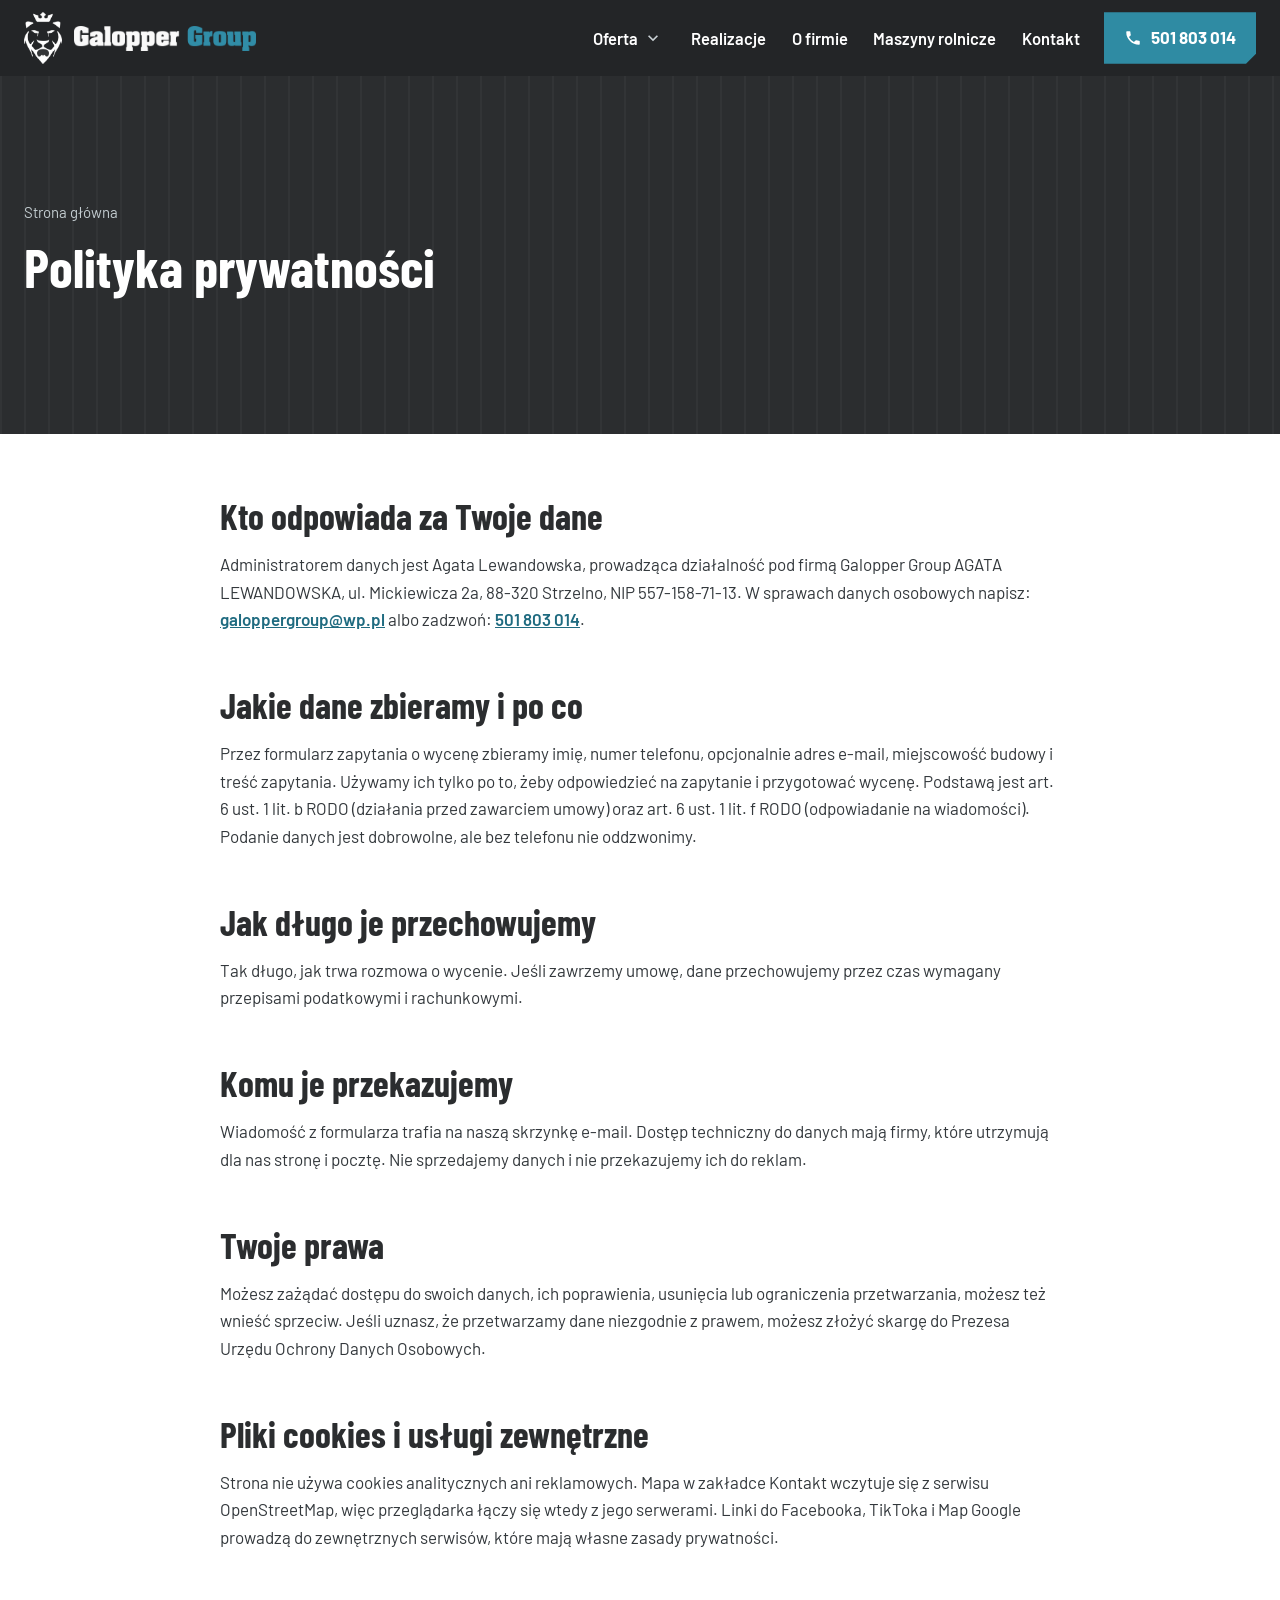
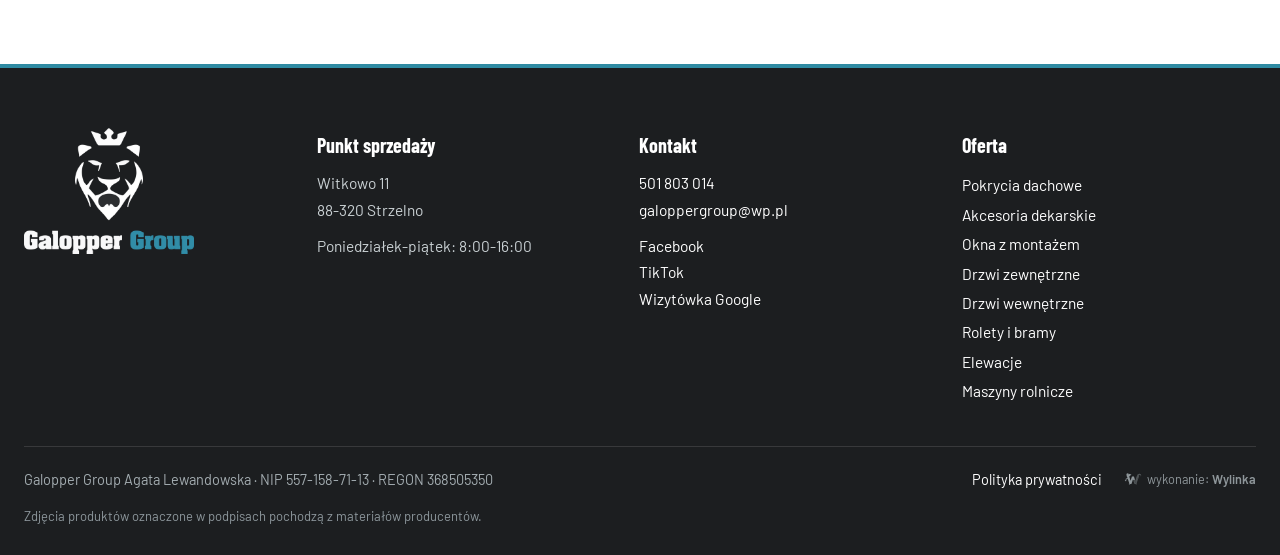
<file: polityka-prywatnosci/index.html>
<!doctype html>
<html lang="pl-PL">
<head>
<meta charset="UTF-8">
<meta name="viewport" content="width=device-width, initial-scale=1, viewport-fit=cover">
<title>Polityka prywatności | Galopper Group Witkowo k. Strzelna</title>
<meta name='robots' content='noindex, nofollow' />
<link rel="preload" href="https://disaster26.github.io/galopper-strona/wp-content/themes/galopper/fonts/Barlow-400-latin.woff2" as="font" type="font/woff2" crossorigin>
<link rel="preload" href="https://disaster26.github.io/galopper-strona/wp-content/themes/galopper/fonts/BarlowCondensed-700-latin.woff2" as="font" type="font/woff2" crossorigin>
<meta name="theme-color" content="#ffffff">
<meta name="description" content="Jak Galopper Group Agata Lewandowska przetwarza dane osób, które wysyłają zapytanie przez formularz na stronie.">
<meta property="og:type" content="website">
<meta property="og:locale" content="pl_PL">
<meta property="og:site_name" content="Galopper Group">
<meta property="og:title" content="Polityka prywatności | Galopper Group Witkowo k. Strzelna">
<meta property="og:description" content="Jak Galopper Group Agata Lewandowska przetwarza dane osób, które wysyłają zapytanie przez formularz na stronie.">
<meta property="og:url" content="https://disaster26.github.io/galopper-strona/polityka-prywatnosci/">
<script type="application/ld+json">{"@context":"https://schema.org","@type":"HomeAndConstructionBusiness","@id":"https://disaster26.github.io/galopper-strona/#firma","name":"Galopper Group Agata Lewandowska","legalName":"Galopper Group AGATA LEWANDOWSKA","url":"https://disaster26.github.io/galopper-strona/","telephone":"+48501803014","email":"galoppergroup@wp.pl","taxID":"5571587113","logo":"https://disaster26.github.io/galopper-strona/wp-content/themes/galopper/img/logo.webp","image":"https://disaster26.github.io/galopper-strona/wp-content/themes/galopper/img/logo.webp","address":{"@type":"PostalAddress","streetAddress":"Witkowo 11","postalCode":"88-320","addressLocality":"Strzelno","addressRegion":"kujawsko-pomorskie","addressCountry":"PL"},"areaServed":"Strzelno i okolice","knowsAbout":["pokrycia dachowe","akcesoria dekarskie","okna PCV","drzwi zewnętrzne","drzwi wewnętrzne","rolety","bramy garażowe","elewacje","maszyny rolnicze"],"identifier":{"@type":"PropertyValue","propertyID":"REGON","value":"368505350"},"geo":{"@type":"GeoCoordinates","latitude":52.59479,"longitude":18.25534},"openingHoursSpecification":[{"@type":"OpeningHoursSpecification","dayOfWeek":["Monday","Tuesday","Wednesday","Thursday","Friday"],"opens":"08:00","closes":"16:00"}],"sameAs":["https://www.facebook.com/blachynadachywitkowo/","https://www.tiktok.com/@galoppergroup","https://www.google.com/maps?cid=14675847081042033631"]}</script>
<link rel='stylesheet' id='galopper-css' href='https://disaster26.github.io/galopper-strona/wp-content/themes/galopper/style.css' media='all' />
<link rel="canonical" href="https://disaster26.github.io/galopper-strona/polityka-prywatnosci/" />
<link rel="icon" href="https://disaster26.github.io/galopper-strona/wp-content/uploads/2026/11/ikona-150x150.webp" sizes="32x32" />
<link rel="icon" href="https://disaster26.github.io/galopper-strona/wp-content/uploads/2026/11/ikona-300x300.webp" sizes="192x192" />
<link rel="apple-touch-icon" href="https://disaster26.github.io/galopper-strona/wp-content/uploads/2026/11/ikona-300x300.webp" />
<meta name="msapplication-TileImage" content="https://disaster26.github.io/galopper-strona/wp-content/uploads/2026/11/ikona-300x300.webp" />
</head>
<body class="privacy-policy wp-singular page-template-default page page-id-3 wp-embed-responsive wp-theme-galopper">
<a class="pomin" href="#tresc">Przejdź do treści</a>
<header class="top" id="top">
	<div class="top-in">
		<a href="https://disaster26.github.io/galopper-strona/" class="logo" aria-label="Galopper Group: strona główna">
			<img src="https://disaster26.github.io/galopper-strona/wp-content/themes/galopper/img/logo-lew-biala.webp" alt="" class="logo-lew" width="221" height="300">
			<img src="https://disaster26.github.io/galopper-strona/wp-content/themes/galopper/img/logo-napis-biala.webp" alt="Galopper Group" class="logo-napis" width="900" height="124">
		</a>
		<nav class="nav" id="nav" aria-label="Menu główne">
			<ul id="menu-menu-glowne" class="menu"><li id="menu-item-100" class="menu-item menu-item-type-post_type menu-item-object-page menu-item-has-children menu-item-100"><a href="https://disaster26.github.io/galopper-strona/oferta/">Oferta</a><button type="button" class="pod-przel" aria-expanded="false" aria-label="Pokaż podstrony: Oferta"><svg viewBox="0 0 24 24" aria-hidden="true" focusable="false"><path d="M7.4 8.6 6 10l6 6 6-6-1.4-1.4-4.6 4.6z"/></svg></button>
<ul class="sub-menu">
	<li id="menu-item-101" class="menu-item menu-item-type-post_type menu-item-object-page menu-item-101"><a href="https://disaster26.github.io/galopper-strona/oferta/pokrycia-dachowe/">Pokrycia dachowe</a></li>
	<li id="menu-item-102" class="menu-item menu-item-type-post_type menu-item-object-page menu-item-102"><a href="https://disaster26.github.io/galopper-strona/oferta/akcesoria-dekarskie/">Akcesoria dekarskie</a></li>
	<li id="menu-item-103" class="menu-item menu-item-type-post_type menu-item-object-page menu-item-103"><a href="https://disaster26.github.io/galopper-strona/oferta/okna/">Okna z montażem</a></li>
	<li id="menu-item-104" class="menu-item menu-item-type-post_type menu-item-object-page menu-item-104"><a href="https://disaster26.github.io/galopper-strona/oferta/drzwi-zewnetrzne/">Drzwi zewnętrzne</a></li>
	<li id="menu-item-105" class="menu-item menu-item-type-post_type menu-item-object-page menu-item-105"><a href="https://disaster26.github.io/galopper-strona/oferta/drzwi-wewnetrzne/">Drzwi wewnętrzne</a></li>
	<li id="menu-item-106" class="menu-item menu-item-type-post_type menu-item-object-page menu-item-106"><a href="https://disaster26.github.io/galopper-strona/oferta/rolety-i-bramy/">Rolety i bramy</a></li>
	<li id="menu-item-107" class="menu-item menu-item-type-post_type menu-item-object-page menu-item-107"><a href="https://disaster26.github.io/galopper-strona/oferta/elewacje/">Elewacje</a></li>
</ul>
</li>
<li id="menu-item-108" class="menu-item menu-item-type-post_type menu-item-object-page menu-item-108"><a href="https://disaster26.github.io/galopper-strona/realizacje/">Realizacje</a></li>
<li id="menu-item-109" class="menu-item menu-item-type-post_type menu-item-object-page menu-item-109"><a href="https://disaster26.github.io/galopper-strona/o-firmie/">O firmie</a></li>
<li id="menu-item-110" class="menu-item menu-item-type-post_type menu-item-object-page menu-item-110"><a href="https://disaster26.github.io/galopper-strona/maszyny-rolnicze/">Maszyny rolnicze</a></li>
<li id="menu-item-111" class="menu-item menu-item-type-post_type menu-item-object-page menu-item-111"><a href="https://disaster26.github.io/galopper-strona/kontakt/">Kontakt</a></li>
</ul>			<a href="tel:+48501803014" class="nav-tel">Zadzwoń: 501 803 014</a>
		</nav>
		<a href="tel:+48501803014" class="top-tel" aria-label="Zadzwoń: 501 803 014">
			<svg viewBox="0 0 24 24" aria-hidden="true" focusable="false"><path d="M6.6 10.8a15.1 15.1 0 0 0 6.6 6.6l2.2-2.2a1 1 0 0 1 1-.25 11.4 11.4 0 0 0 3.6.57 1 1 0 0 1 1 1V20a1 1 0 0 1-1 1A17 17 0 0 1 3 4a1 1 0 0 1 1-1h3.5a1 1 0 0 1 1 1c0 1.25.2 2.45.57 3.57a1 1 0 0 1-.25 1z"/></svg>			<span>501 803 014</span>
		</a>
		<button class="burger" id="burger" type="button" aria-label="Otwórz menu" aria-expanded="false" aria-controls="nav"><span></span><span></span><span></span></button>
	</div>
</header>
<main id="tresc">
	<section class="podstrona-glowa">
		<div class="wrap pg-in">
			<div class="pg-txt">
				<nav class="okruszki" aria-label="Jesteś tutaj">
	<a href="https://disaster26.github.io/galopper-strona/">Strona główna</a>
	</nav>
				<h1>Polityka prywatności</h1>
							</div>
					</div>
	</section>
	<section class="sekcja tresc-sekcja">
		<div class="wrap waska tresc-bloki">
			<h2 class="wp-block-heading">Kto odpowiada za Twoje dane</h2>

<p class="wp-block-paragraph">Administratorem danych jest Agata Lewandowska, prowadząca działalność pod firmą Galopper Group AGATA LEWANDOWSKA, ul. Mickiewicza 2a, 88-320 Strzelno, NIP 557-158-71-13. W sprawach danych osobowych napisz: <a href="mailto:galoppergroup@wp.pl">galoppergroup@wp.pl</a> albo zadzwoń: <a href="tel:+48501803014">501 803 014</a>.</p>

<h2 class="wp-block-heading">Jakie dane zbieramy i po co</h2>

<p class="wp-block-paragraph">Przez formularz zapytania o wycenę zbieramy imię, numer telefonu, opcjonalnie adres e-mail, miejscowość budowy i treść zapytania. Używamy ich tylko po to, żeby odpowiedzieć na zapytanie i przygotować wycenę. Podstawą jest art. 6 ust. 1 lit. b RODO (działania przed zawarciem umowy) oraz art. 6 ust. 1 lit. f RODO (odpowiadanie na wiadomości). Podanie danych jest dobrowolne, ale bez telefonu nie oddzwonimy.</p>

<h2 class="wp-block-heading">Jak długo je przechowujemy</h2>

<p class="wp-block-paragraph">Tak długo, jak trwa rozmowa o wycenie. Jeśli zawrzemy umowę, dane przechowujemy przez czas wymagany przepisami podatkowymi i rachunkowymi.</p>

<h2 class="wp-block-heading">Komu je przekazujemy</h2>

<p class="wp-block-paragraph">Wiadomość z formularza trafia na naszą skrzynkę e-mail. Dostęp techniczny do danych mają firmy, które utrzymują dla nas stronę i pocztę. Nie sprzedajemy danych i nie przekazujemy ich do reklam.</p>

<h2 class="wp-block-heading">Twoje prawa</h2>

<p class="wp-block-paragraph">Możesz zażądać dostępu do swoich danych, ich poprawienia, usunięcia lub ograniczenia przetwarzania, możesz też wnieść sprzeciw. Jeśli uznasz, że przetwarzamy dane niezgodnie z prawem, możesz złożyć skargę do Prezesa Urzędu Ochrony Danych Osobowych.</p>

<h2 class="wp-block-heading">Pliki cookies i usługi zewnętrzne</h2>

<p class="wp-block-paragraph">Strona nie używa cookies analitycznych ani reklamowych. Mapa w zakładce Kontakt wczytuje się z serwisu OpenStreetMap, więc przeglądarka łączy się wtedy z jego serwerami. Linki do Facebooka, TikToka i Map Google prowadzą do zewnętrznych serwisów, które mają własne zasady prywatności.</p>

		</div>
	</section>
	</main>

<footer class="stopka">
	<div class="wrap">
		<div class="stopka-g">
			<div>
				<img src="https://disaster26.github.io/galopper-strona/wp-content/themes/galopper/img/logo-biala.webp" alt="Galopper Group" class="stopka-logo" width="520" height="385" loading="lazy" decoding="async">
			</div>
			<div>
				<p class="stopka-h">Punkt sprzedaży</p>
				<p>Witkowo 11<br>88-320 Strzelno</p>
									<p class="stopka-godz">Poniedziałek-piątek: 8:00-16:00</p>
							</div>
			<div>
				<p class="stopka-h">Kontakt</p>
				<p><a href="tel:+48501803014">501 803 014</a><br><a href="mailto:galoppergroup@wp.pl">galoppergroup@wp.pl</a></p>
				<p>
					<a href="https://www.facebook.com/blachynadachywitkowo/" target="_blank" rel="noopener">Facebook</a><br>					<a href="https://www.tiktok.com/@galoppergroup" target="_blank" rel="noopener">TikTok</a><br>					<a href="https://www.google.com/maps?cid=14675847081042033631" target="_blank" rel="noopener">Wizytówka Google</a>				</p>
			</div>
			<div>
				<p class="stopka-h">Oferta</p>
				<ul class="stopka-lista">
											<li><a href="https://disaster26.github.io/galopper-strona/oferta/pokrycia-dachowe/">Pokrycia dachowe</a></li>
											<li><a href="https://disaster26.github.io/galopper-strona/oferta/akcesoria-dekarskie/">Akcesoria dekarskie</a></li>
											<li><a href="https://disaster26.github.io/galopper-strona/oferta/okna/">Okna z montażem</a></li>
											<li><a href="https://disaster26.github.io/galopper-strona/oferta/drzwi-zewnetrzne/">Drzwi zewnętrzne</a></li>
											<li><a href="https://disaster26.github.io/galopper-strona/oferta/drzwi-wewnetrzne/">Drzwi wewnętrzne</a></li>
											<li><a href="https://disaster26.github.io/galopper-strona/oferta/rolety-i-bramy/">Rolety i bramy</a></li>
											<li><a href="https://disaster26.github.io/galopper-strona/oferta/elewacje/">Elewacje</a></li>
																<li><a href="https://disaster26.github.io/galopper-strona/maszyny-rolnicze/">Maszyny rolnicze</a></li>
									</ul>
			</div>
		</div>
		<div class="stopka-dol">
			<p>Galopper Group Agata Lewandowska · NIP 557-158-71-13 · REGON 368505350</p>
			<p class="stopka-linki">
				<a href="https://disaster26.github.io/galopper-strona/polityka-prywatnosci/">Polityka prywatności</a>				<a class="wylinka-badge" href="https://wylinka.pl/?utm_source=galoppergroup.pl&amp;utm_medium=stopka&amp;utm_campaign=wykonanie" rel="noopener" title="Strona wykonana przez Wylinka"><svg viewBox="0 0 64 64" aria-hidden="true" focusable="false" fill="currentColor"><path d="M9.8 22.8l-1.2-7.9 2.2-3.7 15.5 4.6-.5 1.5-7.2 5.5 4.7 15.6 5-15.6 7 0 4.1 12.7-4.2-.9-2.6 1.8-.8-2.2-5.3 15.6-4.3 0 .4 .2-2.1 2.8-1.3-1.1 1.1-1.4-3.1 .2-.1-1.7 2.2-.1-5.7-16.5-4.8 .6-.8 3.1 0 .5-.3 .5 .8 2.2-1.6 .5-.4-1.3-.8 1.6-1.5-.8 .8-1.6-1.4 .6-.6-1.6 2.3-.8 .2-.4 1.3-4.8 5.9-.8-2.4-6.9zM15.2 13.7l-.1-.4-.4 .8-.1 .8 .1 1 .1 .4 .3 .7 .3-.9 .1-.7 0-.8z"/><path class="wy-pod" d="M37.1 49.8l-4.5-13.3 2.6-1.8 4.2 .9 .9 2.8 3-9.7 0-.5 .1-.8 3.2-8.4 .5-1 .6-1 .9-1.1 1.3-1 1.1-.7 1.4-.5 1.4-.3 .7 0 .9 0 1.2 .3 1.4 .6 .8 .5 .7 .7 .6 .7 .5 .9 .3 .9 .1 .9 0 .8-.2 .9-.5 .9-.5 .6-.7 .5-.7 .3-.1-.1 0-.1 .5-.5 .3-.7 .2-.5 0-.6-.1-.6-.3-.7-.4-.5-.4-.4-.5-.3-.6-.3-.7 0-.7 .1-.6 .1-.5 .4-.5 .5-.3 .5-.2 .7-.1 1.5-1.4 5.1-.8 3.3-.3 .7-.5 .7-6 17.5 1.9 .1-.1 1.7-3.1-.2 1.1 1.4-1.3 1.1-2.1-2.8 .4-.2z"/><path class="wy-old" d="M40.8 50l.4-.2-4.1 0-4.2-12.5 2.5-1.7 4.3 .9 .6 1.9 .6-1.6 0-.3 2.4-7.8 0-.5 .1-.8 3.2-8.4 .4-.8 .6-.9 .9-1.2 .9-.9 1.3-.8 1.4-.6 1.2-.3 1.4-.1 1.3 .1 .6 .2 .8 .3 1.1 .6 .9 .7 .7 .9 .5 .9 .3 .9 .1 1.1-.1 .9-.3 .9-.4 .7-.6 .7-.6 .4-.6 .2-.1-.1 0-.1 .5-.5 .3-.7 .2-.5 0-.5-.1-.6-.2-.6-.3-.5-.4-.5-.5-.3-.6-.3-.7-.1-.6 0-.6 .1-.6 .3-.6 .5-.3 .4-.2 .5-.1 .5-.1 1.5-1.4 5.1-.8 3.3-.3 .7-.5 .7-6 17.5 1.9 .1-.1 1.7-3.1-.2 1.1 1.4-1.3 1.1zM49.6 17.1l.6 1.7-1.5 1.9 .4 .4 1.8-2.1-.7-2.1zM48.1 28.3l.5 1.8-1.7 1.8 .4 .4 1.9-2-.6-2.2zM37.9 41.7l1.7-1.5-.4-.4-1.7 1.4zM42.6 38.7l-1.5 2.8 1.1 2-1.3 2.6 .5 .2 1.5-2.8-1.1-2 1.4-2.5z"/></svg><span>wykonanie: <b>Wylinka</b></span></a>
			</p>
		</div>
		<p class="stopka-przypis">Zdjęcia produktów oznaczone w podpisach pochodzą z materiałów producentów.</p>
	</div>
</footer>

<div class="mob" id="mob">
	<a href="tel:+48501803014" class="mob-tel"><svg viewBox="0 0 24 24" aria-hidden="true" focusable="false"><path d="M6.6 10.8a15.1 15.1 0 0 0 6.6 6.6l2.2-2.2a1 1 0 0 1 1-.25 11.4 11.4 0 0 0 3.6.57 1 1 0 0 1 1 1V20a1 1 0 0 1-1 1A17 17 0 0 1 3 4a1 1 0 0 1 1-1h3.5a1 1 0 0 1 1 1c0 1.25.2 2.45.57 3.57a1 1 0 0 1-.25 1z"/></svg> Zadzwoń</a>
	<a href="https://disaster26.github.io/galopper-strona/kontakt/#formularz" class="mob-cta">Zapytaj o wycenę</a>
</div>
<script type="speculationrules">
{"prefetch":[{"source":"document","where":{"and":[{"href_matches":"/*"},{"not":{"href_matches":["/wp-*.php","/wp-admin/*","/wp-content/uploads/*","/wp-content/*","/wp-content/plugins/*","/wp-content/themes/galopper/*","/*\\?(.+)"]}},{"not":{"selector_matches":"a[rel~=\"nofollow\"]"}},{"not":{"selector_matches":".no-prefetch, .no-prefetch a"}}]},"eagerness":"conservative"}]}
</script>
<script data-wp-strategy="defer" defer id="galopper-js" src="https://disaster26.github.io/galopper-strona/wp-content/themes/galopper/js/app.js"></script>
</body>
</html>
</file>
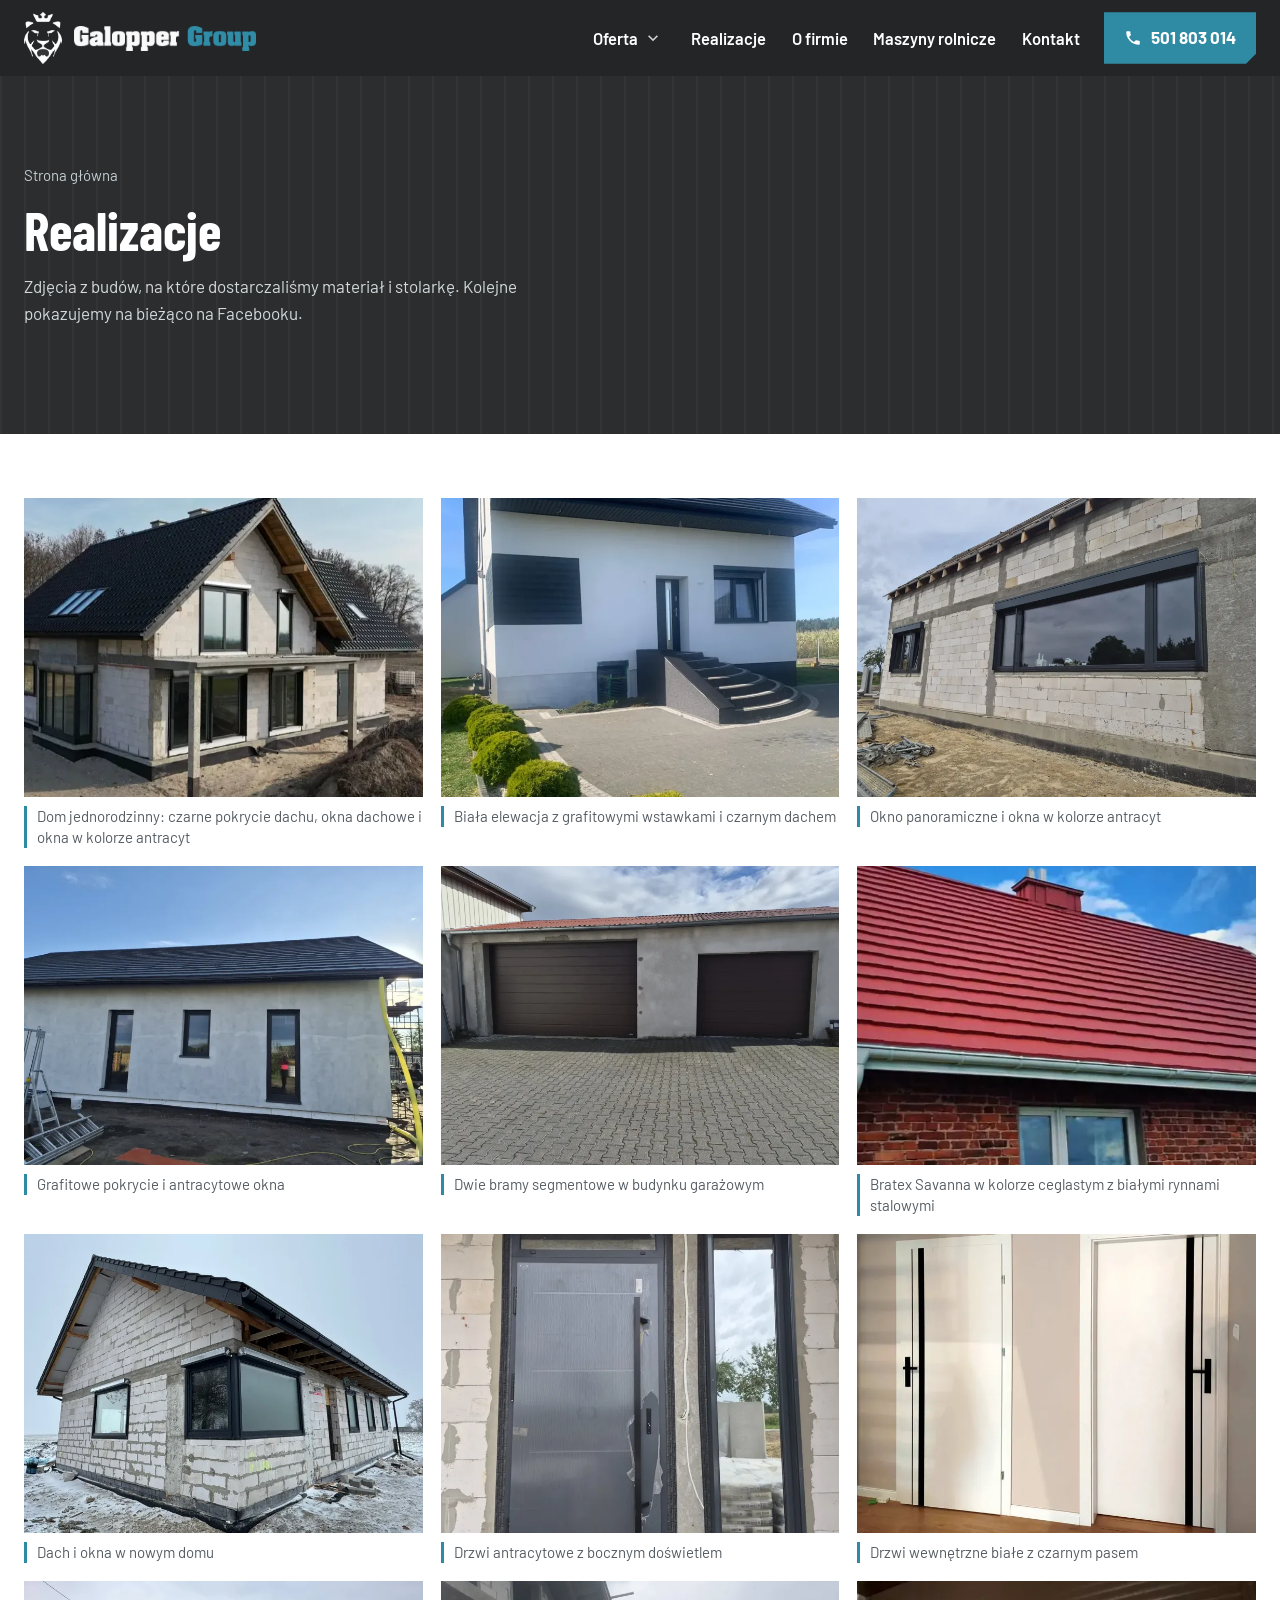
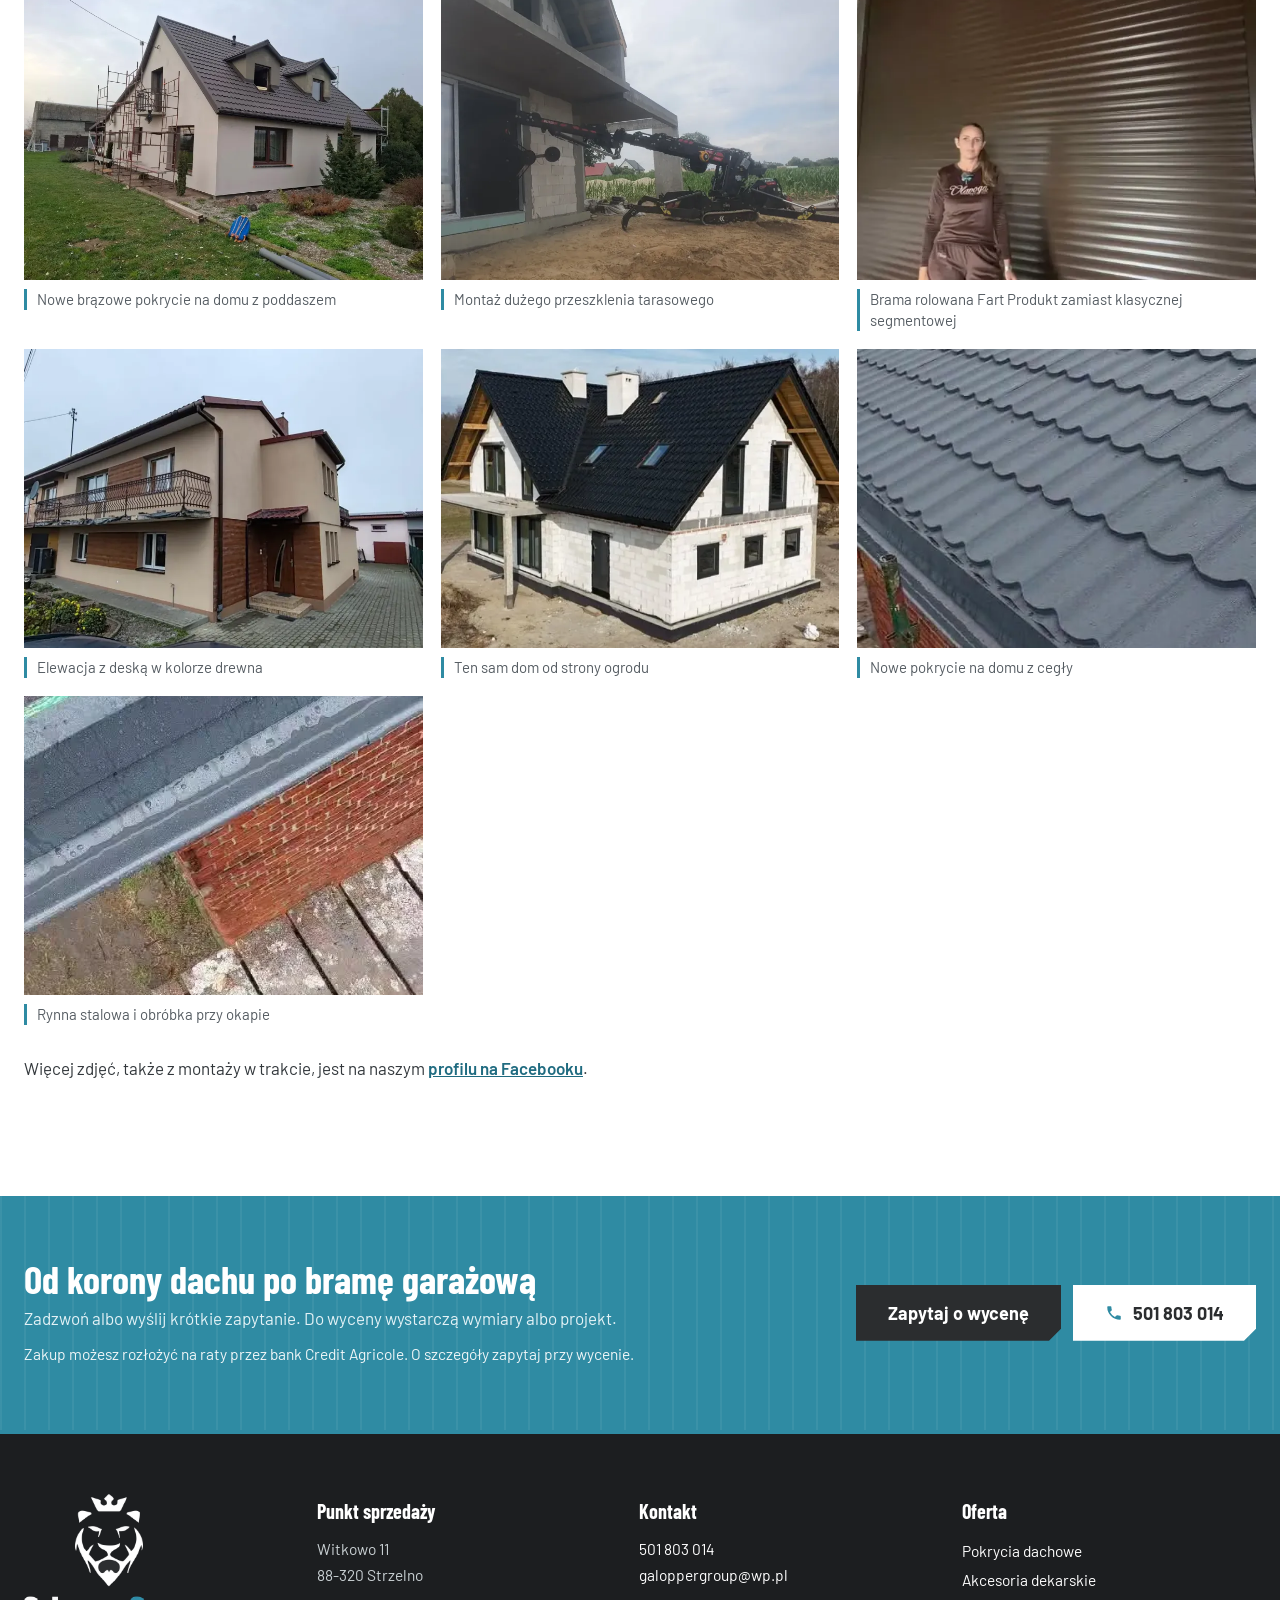
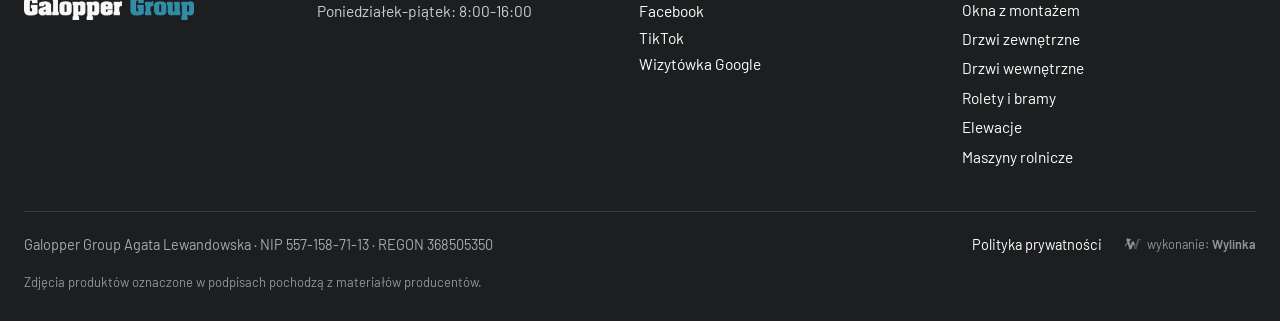
<file: realizacje/index.html>
<!doctype html>
<html lang="pl-PL">
<head>
<meta charset="UTF-8">
<meta name="viewport" content="width=device-width, initial-scale=1, viewport-fit=cover">
<title>Realizacje: dachy, okna, bramy | Galopper Group Witkowo</title>
<meta name='robots' content='noindex, nofollow' />
<link rel="preload" href="https://disaster26.github.io/galopper-strona/wp-content/themes/galopper/fonts/Barlow-400-latin.woff2" as="font" type="font/woff2" crossorigin>
<link rel="preload" href="https://disaster26.github.io/galopper-strona/wp-content/themes/galopper/fonts/BarlowCondensed-700-latin.woff2" as="font" type="font/woff2" crossorigin>
<meta name="theme-color" content="#ffffff">
<meta name="description" content="Zdjęcia z budów, na które dostarczaliśmy pokrycia dachowe, okna, bramy garażowe i materiały na elewację. Witkowo k. Strzelna i okolice.">
<meta property="og:type" content="website">
<meta property="og:locale" content="pl_PL">
<meta property="og:site_name" content="Galopper Group">
<meta property="og:title" content="Realizacje: dachy, okna, bramy | Galopper Group Witkowo">
<meta property="og:description" content="Zdjęcia z budów, na które dostarczaliśmy pokrycia dachowe, okna, bramy garażowe i materiały na elewację. Witkowo k. Strzelna i okolice.">
<meta property="og:url" content="https://disaster26.github.io/galopper-strona/realizacje/">
<script type="application/ld+json">{"@context":"https://schema.org","@type":"HomeAndConstructionBusiness","@id":"https://disaster26.github.io/galopper-strona/#firma","name":"Galopper Group Agata Lewandowska","legalName":"Galopper Group AGATA LEWANDOWSKA","url":"https://disaster26.github.io/galopper-strona/","telephone":"+48501803014","email":"galoppergroup@wp.pl","taxID":"5571587113","logo":"https://disaster26.github.io/galopper-strona/wp-content/themes/galopper/img/logo.webp","image":"https://disaster26.github.io/galopper-strona/wp-content/themes/galopper/img/logo.webp","address":{"@type":"PostalAddress","streetAddress":"Witkowo 11","postalCode":"88-320","addressLocality":"Strzelno","addressRegion":"kujawsko-pomorskie","addressCountry":"PL"},"areaServed":"Strzelno i okolice","knowsAbout":["pokrycia dachowe","akcesoria dekarskie","okna PCV","drzwi zewnętrzne","drzwi wewnętrzne","rolety","bramy garażowe","elewacje","maszyny rolnicze"],"identifier":{"@type":"PropertyValue","propertyID":"REGON","value":"368505350"},"geo":{"@type":"GeoCoordinates","latitude":52.59479,"longitude":18.25534},"openingHoursSpecification":[{"@type":"OpeningHoursSpecification","dayOfWeek":["Monday","Tuesday","Wednesday","Thursday","Friday"],"opens":"08:00","closes":"16:00"}],"sameAs":["https://www.facebook.com/blachynadachywitkowo/","https://www.tiktok.com/@galoppergroup","https://www.google.com/maps?cid=14675847081042033631"]}</script>
<link rel='stylesheet' id='galopper-css' href='https://disaster26.github.io/galopper-strona/wp-content/themes/galopper/style.css' media='all' />
<link rel="canonical" href="https://disaster26.github.io/galopper-strona/realizacje/" />
<link rel="icon" href="https://disaster26.github.io/galopper-strona/wp-content/uploads/2026/11/ikona-150x150.webp" sizes="32x32" />
<link rel="icon" href="https://disaster26.github.io/galopper-strona/wp-content/uploads/2026/11/ikona-300x300.webp" sizes="192x192" />
<link rel="apple-touch-icon" href="https://disaster26.github.io/galopper-strona/wp-content/uploads/2026/11/ikona-300x300.webp" />
<meta name="msapplication-TileImage" content="https://disaster26.github.io/galopper-strona/wp-content/uploads/2026/11/ikona-300x300.webp" />
</head>
<body class="wp-singular page-template-default page page-id-74 wp-embed-responsive wp-theme-galopper">
<a class="pomin" href="#tresc">Przejdź do treści</a>
<header class="top" id="top">
	<div class="top-in">
		<a href="https://disaster26.github.io/galopper-strona/" class="logo" aria-label="Galopper Group: strona główna">
			<img src="https://disaster26.github.io/galopper-strona/wp-content/themes/galopper/img/logo-lew-biala.webp" alt="" class="logo-lew" width="221" height="300">
			<img src="https://disaster26.github.io/galopper-strona/wp-content/themes/galopper/img/logo-napis-biala.webp" alt="Galopper Group" class="logo-napis" width="900" height="124">
		</a>
		<nav class="nav" id="nav" aria-label="Menu główne">
			<ul id="menu-menu-glowne" class="menu"><li id="menu-item-100" class="menu-item menu-item-type-post_type menu-item-object-page menu-item-has-children menu-item-100"><a href="https://disaster26.github.io/galopper-strona/oferta/">Oferta</a><button type="button" class="pod-przel" aria-expanded="false" aria-label="Pokaż podstrony: Oferta"><svg viewBox="0 0 24 24" aria-hidden="true" focusable="false"><path d="M7.4 8.6 6 10l6 6 6-6-1.4-1.4-4.6 4.6z"/></svg></button>
<ul class="sub-menu">
	<li id="menu-item-101" class="menu-item menu-item-type-post_type menu-item-object-page menu-item-101"><a href="https://disaster26.github.io/galopper-strona/oferta/pokrycia-dachowe/">Pokrycia dachowe</a></li>
	<li id="menu-item-102" class="menu-item menu-item-type-post_type menu-item-object-page menu-item-102"><a href="https://disaster26.github.io/galopper-strona/oferta/akcesoria-dekarskie/">Akcesoria dekarskie</a></li>
	<li id="menu-item-103" class="menu-item menu-item-type-post_type menu-item-object-page menu-item-103"><a href="https://disaster26.github.io/galopper-strona/oferta/okna/">Okna z montażem</a></li>
	<li id="menu-item-104" class="menu-item menu-item-type-post_type menu-item-object-page menu-item-104"><a href="https://disaster26.github.io/galopper-strona/oferta/drzwi-zewnetrzne/">Drzwi zewnętrzne</a></li>
	<li id="menu-item-105" class="menu-item menu-item-type-post_type menu-item-object-page menu-item-105"><a href="https://disaster26.github.io/galopper-strona/oferta/drzwi-wewnetrzne/">Drzwi wewnętrzne</a></li>
	<li id="menu-item-106" class="menu-item menu-item-type-post_type menu-item-object-page menu-item-106"><a href="https://disaster26.github.io/galopper-strona/oferta/rolety-i-bramy/">Rolety i bramy</a></li>
	<li id="menu-item-107" class="menu-item menu-item-type-post_type menu-item-object-page menu-item-107"><a href="https://disaster26.github.io/galopper-strona/oferta/elewacje/">Elewacje</a></li>
</ul>
</li>
<li id="menu-item-108" class="menu-item menu-item-type-post_type menu-item-object-page current-menu-item page_item page-item-74 current_page_item menu-item-108"><a href="https://disaster26.github.io/galopper-strona/realizacje/" aria-current="page">Realizacje</a></li>
<li id="menu-item-109" class="menu-item menu-item-type-post_type menu-item-object-page menu-item-109"><a href="https://disaster26.github.io/galopper-strona/o-firmie/">O firmie</a></li>
<li id="menu-item-110" class="menu-item menu-item-type-post_type menu-item-object-page menu-item-110"><a href="https://disaster26.github.io/galopper-strona/maszyny-rolnicze/">Maszyny rolnicze</a></li>
<li id="menu-item-111" class="menu-item menu-item-type-post_type menu-item-object-page menu-item-111"><a href="https://disaster26.github.io/galopper-strona/kontakt/">Kontakt</a></li>
</ul>			<a href="tel:+48501803014" class="nav-tel">Zadzwoń: 501 803 014</a>
		</nav>
		<a href="tel:+48501803014" class="top-tel" aria-label="Zadzwoń: 501 803 014">
			<svg viewBox="0 0 24 24" aria-hidden="true" focusable="false"><path d="M6.6 10.8a15.1 15.1 0 0 0 6.6 6.6l2.2-2.2a1 1 0 0 1 1-.25 11.4 11.4 0 0 0 3.6.57 1 1 0 0 1 1 1V20a1 1 0 0 1-1 1A17 17 0 0 1 3 4a1 1 0 0 1 1-1h3.5a1 1 0 0 1 1 1c0 1.25.2 2.45.57 3.57a1 1 0 0 1-.25 1z"/></svg>			<span>501 803 014</span>
		</a>
		<button class="burger" id="burger" type="button" aria-label="Otwórz menu" aria-expanded="false" aria-controls="nav"><span></span><span></span><span></span></button>
	</div>
</header>
<main id="tresc">
	<section class="podstrona-glowa">
		<div class="wrap pg-in">
			<div class="pg-txt">
				<nav class="okruszki" aria-label="Jesteś tutaj">
	<a href="https://disaster26.github.io/galopper-strona/">Strona główna</a>
	</nav>
				<h1>Realizacje</h1>
				<p class="lead">Zdjęcia z budów, na które dostarczaliśmy materiał i stolarkę. Kolejne pokazujemy na bieżąco na Facebooku.</p>			</div>
					</div>
	</section>
	<section class="sekcja tresc-sekcja realizacje-strona">
		<div class="wrap waska tresc-bloki">
			<div class="siatka"><figure><img width="1024" height="560" src="https://disaster26.github.io/galopper-strona/wp-content/uploads/2026/11/dom-antracyt-1024x560.webp" class="attachment-large size-large" alt="Dom jednorodzinny w budowie z czarnym pokryciem dachu, oknami dachowymi i oknami w kolorze antracyt" sizes="(max-width: 760px) 100vw, (max-width: 1060px) 50vw, 400px" loading="lazy" decoding="async" srcset="https://disaster26.github.io/galopper-strona/wp-content/uploads/2026/11/dom-antracyt-1024x560.webp 1024w, https://disaster26.github.io/galopper-strona/wp-content/uploads/2026/11/dom-antracyt-300x164.webp 300w, https://disaster26.github.io/galopper-strona/wp-content/uploads/2026/11/dom-antracyt-768x420.webp 768w, https://disaster26.github.io/galopper-strona/wp-content/uploads/2026/11/dom-antracyt.webp 1290w" /><figcaption>Dom jednorodzinny: czarne pokrycie dachu, okna dachowe i okna w kolorze antracyt</figcaption></figure><figure><img width="768" height="1024" src="https://disaster26.github.io/galopper-strona/wp-content/uploads/2026/11/elewacja-biala-768x1024.webp" class="attachment-large size-large" alt="Dom z białą elewacją, grafitowymi wstawkami i czarnym dachem" sizes="(max-width: 760px) 100vw, (max-width: 1060px) 50vw, 400px" loading="lazy" decoding="async" srcset="https://disaster26.github.io/galopper-strona/wp-content/uploads/2026/11/elewacja-biala-768x1024.webp 768w, https://disaster26.github.io/galopper-strona/wp-content/uploads/2026/11/elewacja-biala-225x300.webp 225w, https://disaster26.github.io/galopper-strona/wp-content/uploads/2026/11/elewacja-biala.webp 825w" /><figcaption>Biała elewacja z grafitowymi wstawkami i czarnym dachem</figcaption></figure><figure><img width="1024" height="768" src="https://disaster26.github.io/galopper-strona/wp-content/uploads/2026/11/okna-antracyt-budowa-1024x768.webp" class="attachment-large size-large" alt="Duże okno panoramiczne i okna w kolorze antracyt zamontowane w ścianach z bloczków" sizes="(max-width: 760px) 100vw, (max-width: 1060px) 50vw, 400px" loading="lazy" decoding="async" srcset="https://disaster26.github.io/galopper-strona/wp-content/uploads/2026/11/okna-antracyt-budowa-1024x768.webp 1024w, https://disaster26.github.io/galopper-strona/wp-content/uploads/2026/11/okna-antracyt-budowa-300x225.webp 300w, https://disaster26.github.io/galopper-strona/wp-content/uploads/2026/11/okna-antracyt-budowa-768x576.webp 768w, https://disaster26.github.io/galopper-strona/wp-content/uploads/2026/11/okna-antracyt-budowa.webp 1400w" /><figcaption>Okno panoramiczne i okna w kolorze antracyt</figcaption></figure><figure><img width="1024" height="768" src="https://disaster26.github.io/galopper-strona/wp-content/uploads/2026/11/dach-grafit-nowy-1024x768.webp" class="attachment-large size-large" alt="Nowy dom z grafitowym pokryciem dachu i antracytowymi oknami" sizes="(max-width: 760px) 100vw, (max-width: 1060px) 50vw, 400px" loading="lazy" decoding="async" srcset="https://disaster26.github.io/galopper-strona/wp-content/uploads/2026/11/dach-grafit-nowy-1024x768.webp 1024w, https://disaster26.github.io/galopper-strona/wp-content/uploads/2026/11/dach-grafit-nowy-300x225.webp 300w, https://disaster26.github.io/galopper-strona/wp-content/uploads/2026/11/dach-grafit-nowy-768x576.webp 768w, https://disaster26.github.io/galopper-strona/wp-content/uploads/2026/11/dach-grafit-nowy.webp 1400w" /><figcaption>Grafitowe pokrycie i antracytowe okna</figcaption></figure><figure><img width="1024" height="768" src="https://disaster26.github.io/galopper-strona/wp-content/uploads/2026/11/brama-podwojna-1024x768.webp" class="attachment-large size-large" alt="Dwie brązowe bramy segmentowe w budynku garażowym" sizes="(max-width: 760px) 100vw, (max-width: 1060px) 50vw, 400px" loading="lazy" decoding="async" srcset="https://disaster26.github.io/galopper-strona/wp-content/uploads/2026/11/brama-podwojna-1024x768.webp 1024w, https://disaster26.github.io/galopper-strona/wp-content/uploads/2026/11/brama-podwojna-300x225.webp 300w, https://disaster26.github.io/galopper-strona/wp-content/uploads/2026/11/brama-podwojna-768x576.webp 768w, https://disaster26.github.io/galopper-strona/wp-content/uploads/2026/11/brama-podwojna.webp 1400w" /><figcaption>Dwie bramy segmentowe w budynku garażowym</figcaption></figure><figure><img width="576" height="1024" src="https://disaster26.github.io/galopper-strona/wp-content/uploads/2026/11/dach-ceglasty-576x1024.webp" class="attachment-large size-large" alt="Ceglasta blachodachówka Bratex Savanna i białe rynny stalowe na domu z czerwonej cegły" sizes="(max-width: 760px) 100vw, (max-width: 1060px) 50vw, 400px" loading="lazy" decoding="async" srcset="https://disaster26.github.io/galopper-strona/wp-content/uploads/2026/11/dach-ceglasty-576x1024.webp 576w, https://disaster26.github.io/galopper-strona/wp-content/uploads/2026/11/dach-ceglasty-169x300.webp 169w, https://disaster26.github.io/galopper-strona/wp-content/uploads/2026/11/dach-ceglasty-768x1365.webp 768w, https://disaster26.github.io/galopper-strona/wp-content/uploads/2026/11/dach-ceglasty-864x1536.webp 864w, https://disaster26.github.io/galopper-strona/wp-content/uploads/2026/11/dach-ceglasty.webp 900w" /><figcaption>Bratex Savanna w kolorze ceglastym z białymi rynnami stalowymi</figcaption></figure><figure><img width="1024" height="768" src="https://disaster26.github.io/galopper-strona/wp-content/uploads/2026/11/okna-dom-zima-1024x768.webp" class="attachment-large size-large" alt="Dom z bloczków z czarnym dachem i antracytowymi oknami, zimą" sizes="(max-width: 760px) 100vw, (max-width: 1060px) 50vw, 400px" loading="lazy" decoding="async" srcset="https://disaster26.github.io/galopper-strona/wp-content/uploads/2026/11/okna-dom-zima-1024x768.webp 1024w, https://disaster26.github.io/galopper-strona/wp-content/uploads/2026/11/okna-dom-zima-300x225.webp 300w, https://disaster26.github.io/galopper-strona/wp-content/uploads/2026/11/okna-dom-zima-768x576.webp 768w, https://disaster26.github.io/galopper-strona/wp-content/uploads/2026/11/okna-dom-zima.webp 1400w" /><figcaption>Dach i okna w nowym domu</figcaption></figure><figure><img width="768" height="1024" src="https://disaster26.github.io/galopper-strona/wp-content/uploads/2026/11/drzwi-antracyt-768x1024.webp" class="attachment-large size-large" alt="Antracytowe drzwi zewnętrzne z długim pochwytem i bocznym doświetlem" sizes="(max-width: 760px) 100vw, (max-width: 1060px) 50vw, 400px" loading="lazy" decoding="async" srcset="https://disaster26.github.io/galopper-strona/wp-content/uploads/2026/11/drzwi-antracyt-768x1024.webp 768w, https://disaster26.github.io/galopper-strona/wp-content/uploads/2026/11/drzwi-antracyt-225x300.webp 225w, https://disaster26.github.io/galopper-strona/wp-content/uploads/2026/11/drzwi-antracyt.webp 825w" /><figcaption>Drzwi antracytowe z bocznym doświetlem</figcaption></figure><figure><img width="957" height="1024" src="https://disaster26.github.io/galopper-strona/wp-content/uploads/2026/11/dre-montaz-para-957x1024.webp" class="attachment-large size-large" alt="Dwoje białych drzwi wewnętrznych z czarnym pionowym pasem i czarnymi klamkami, zamontowanych obok siebie" sizes="(max-width: 760px) 100vw, (max-width: 1060px) 50vw, 400px" loading="lazy" decoding="async" srcset="https://disaster26.github.io/galopper-strona/wp-content/uploads/2026/11/dre-montaz-para-957x1024.webp 957w, https://disaster26.github.io/galopper-strona/wp-content/uploads/2026/11/dre-montaz-para-280x300.webp 280w, https://disaster26.github.io/galopper-strona/wp-content/uploads/2026/11/dre-montaz-para-768x822.webp 768w, https://disaster26.github.io/galopper-strona/wp-content/uploads/2026/11/dre-montaz-para.webp 1215w" /><figcaption>Drzwi wewnętrzne białe z czarnym pasem</figcaption></figure><figure><img width="1024" height="768" src="https://disaster26.github.io/galopper-strona/wp-content/uploads/2026/11/dach-braz-1024x768.webp" class="attachment-large size-large" alt="Dom z poddaszem i nowym brązowym pokryciem dachu" sizes="(max-width: 760px) 100vw, (max-width: 1060px) 50vw, 400px" loading="lazy" decoding="async" srcset="https://disaster26.github.io/galopper-strona/wp-content/uploads/2026/11/dach-braz-1024x768.webp 1024w, https://disaster26.github.io/galopper-strona/wp-content/uploads/2026/11/dach-braz-300x225.webp 300w, https://disaster26.github.io/galopper-strona/wp-content/uploads/2026/11/dach-braz-768x576.webp 768w, https://disaster26.github.io/galopper-strona/wp-content/uploads/2026/11/dach-braz.webp 1400w" /><figcaption>Nowe brązowe pokrycie na domu z poddaszem</figcaption></figure><figure><img width="1024" height="1024" src="https://disaster26.github.io/galopper-strona/wp-content/uploads/2026/11/okna-montaz-hst-1024x1024.webp" class="attachment-large size-large" alt="Robot montażowy z przyssawkami wstawiający duże przeszklenie tarasowe" sizes="(max-width: 760px) 100vw, (max-width: 1060px) 50vw, 400px" loading="lazy" decoding="async" srcset="https://disaster26.github.io/galopper-strona/wp-content/uploads/2026/11/okna-montaz-hst-1024x1024.webp 1024w, https://disaster26.github.io/galopper-strona/wp-content/uploads/2026/11/okna-montaz-hst-300x300.webp 300w, https://disaster26.github.io/galopper-strona/wp-content/uploads/2026/11/okna-montaz-hst-150x150.webp 150w, https://disaster26.github.io/galopper-strona/wp-content/uploads/2026/11/okna-montaz-hst-768x768.webp 768w, https://disaster26.github.io/galopper-strona/wp-content/uploads/2026/11/okna-montaz-hst.webp 1200w" /><figcaption>Montaż dużego przeszklenia tarasowego</figcaption></figure><figure><img width="540" height="960" src="https://disaster26.github.io/galopper-strona/wp-content/uploads/2026/11/brama-rolowana.webp" class="attachment-large size-large" alt="Brązowa brama rolowana w garażu, widok od wewnątrz" sizes="(max-width: 760px) 100vw, (max-width: 1060px) 50vw, 400px" loading="lazy" decoding="async" srcset="https://disaster26.github.io/galopper-strona/wp-content/uploads/2026/11/brama-rolowana.webp 540w, https://disaster26.github.io/galopper-strona/wp-content/uploads/2026/11/brama-rolowana-169x300.webp 169w" /><figcaption>Brama rolowana Fart Produkt zamiast klasycznej segmentowej</figcaption></figure><figure><img width="768" height="1024" src="https://disaster26.github.io/galopper-strona/wp-content/uploads/2026/11/elewacja-deska-orzech-768x1024.webp" class="attachment-large size-large" alt="Dom z jasnym tynkiem i deską elewacyjną w kolorze drewna" sizes="(max-width: 760px) 100vw, (max-width: 1060px) 50vw, 400px" loading="lazy" decoding="async" srcset="https://disaster26.github.io/galopper-strona/wp-content/uploads/2026/11/elewacja-deska-orzech-768x1024.webp 768w, https://disaster26.github.io/galopper-strona/wp-content/uploads/2026/11/elewacja-deska-orzech-225x300.webp 225w, https://disaster26.github.io/galopper-strona/wp-content/uploads/2026/11/elewacja-deska-orzech.webp 825w" /><figcaption>Elewacja z deską w kolorze drewna</figcaption></figure><figure><img width="960" height="525" src="https://disaster26.github.io/galopper-strona/wp-content/uploads/2026/11/dom-antracyt-bok.webp" class="attachment-large size-large" alt="Dom w budowie z czarnym dachem, oknami dachowymi i tarasem, widok od strony ogrodu" sizes="(max-width: 760px) 100vw, (max-width: 1060px) 50vw, 400px" loading="lazy" decoding="async" srcset="https://disaster26.github.io/galopper-strona/wp-content/uploads/2026/11/dom-antracyt-bok.webp 960w, https://disaster26.github.io/galopper-strona/wp-content/uploads/2026/11/dom-antracyt-bok-300x164.webp 300w, https://disaster26.github.io/galopper-strona/wp-content/uploads/2026/11/dom-antracyt-bok-768x420.webp 768w" /><figcaption>Ten sam dom od strony ogrodu</figcaption></figure><figure><img width="478" height="850" src="https://disaster26.github.io/galopper-strona/wp-content/uploads/2026/11/dach-grafit.webp" class="attachment-large size-large" alt="Grafitowa blachodachówka modułowa na domu z cegły, widok wzdłuż połaci" sizes="(max-width: 760px) 100vw, (max-width: 1060px) 50vw, 400px" loading="lazy" decoding="async" srcset="https://disaster26.github.io/galopper-strona/wp-content/uploads/2026/11/dach-grafit.webp 478w, https://disaster26.github.io/galopper-strona/wp-content/uploads/2026/11/dach-grafit-169x300.webp 169w" /><figcaption>Nowe pokrycie na domu z cegły</figcaption></figure><figure><img width="478" height="850" src="https://disaster26.github.io/galopper-strona/wp-content/uploads/2026/11/rynna-detal.webp" class="attachment-large size-large" alt="Stalowa rynna i obróbka blacharska przy okapie dachu z blachodachówki" sizes="(max-width: 760px) 100vw, (max-width: 1060px) 50vw, 400px" loading="lazy" decoding="async" srcset="https://disaster26.github.io/galopper-strona/wp-content/uploads/2026/11/rynna-detal.webp 478w, https://disaster26.github.io/galopper-strona/wp-content/uploads/2026/11/rynna-detal-169x300.webp 169w" /><figcaption>Rynna stalowa i obróbka przy okapie</figcaption></figure></div>

<p class="wp-block-paragraph">Więcej zdjęć, także z montaży w trakcie, jest na naszym <a href="https://www.facebook.com/blachynadachywitkowo/" target="_blank" rel="noreferrer noopener">profilu na Facebooku</a>.</p>

		</div>
	</section>
	<section class="cta-pas">
	<div class="wrap cta-in">
		<div>
			<h2>Od korony dachu po bramę garażową</h2>
			<p>Zadzwoń albo wyślij krótkie zapytanie. Do wyceny wystarczą wymiary albo projekt.</p>
			<p class="cta-raty">Zakup możesz rozłożyć na raty przez bank Credit Agricole. O szczegóły zapytaj przy wycenie.</p>		</div>
		<div class="cta-przyciski">
			<a href="https://disaster26.github.io/galopper-strona/kontakt/#formularz" class="btn">Zapytaj o wycenę</a>
			<a href="tel:+48501803014" class="btn btn-ciemny"><svg viewBox="0 0 24 24" aria-hidden="true" focusable="false"><path d="M6.6 10.8a15.1 15.1 0 0 0 6.6 6.6l2.2-2.2a1 1 0 0 1 1-.25 11.4 11.4 0 0 0 3.6.57 1 1 0 0 1 1 1V20a1 1 0 0 1-1 1A17 17 0 0 1 3 4a1 1 0 0 1 1-1h3.5a1 1 0 0 1 1 1c0 1.25.2 2.45.57 3.57a1 1 0 0 1-.25 1z"/></svg>501 803 014</a>
		</div>
	</div>
</section>
</main>

<footer class="stopka">
	<div class="wrap">
		<div class="stopka-g">
			<div>
				<img src="https://disaster26.github.io/galopper-strona/wp-content/themes/galopper/img/logo-biala.webp" alt="Galopper Group" class="stopka-logo" width="520" height="385" loading="lazy" decoding="async">
			</div>
			<div>
				<p class="stopka-h">Punkt sprzedaży</p>
				<p>Witkowo 11<br>88-320 Strzelno</p>
									<p class="stopka-godz">Poniedziałek-piątek: 8:00-16:00</p>
							</div>
			<div>
				<p class="stopka-h">Kontakt</p>
				<p><a href="tel:+48501803014">501 803 014</a><br><a href="mailto:galoppergroup@wp.pl">galoppergroup@wp.pl</a></p>
				<p>
					<a href="https://www.facebook.com/blachynadachywitkowo/" target="_blank" rel="noopener">Facebook</a><br>					<a href="https://www.tiktok.com/@galoppergroup" target="_blank" rel="noopener">TikTok</a><br>					<a href="https://www.google.com/maps?cid=14675847081042033631" target="_blank" rel="noopener">Wizytówka Google</a>				</p>
			</div>
			<div>
				<p class="stopka-h">Oferta</p>
				<ul class="stopka-lista">
											<li><a href="https://disaster26.github.io/galopper-strona/oferta/pokrycia-dachowe/">Pokrycia dachowe</a></li>
											<li><a href="https://disaster26.github.io/galopper-strona/oferta/akcesoria-dekarskie/">Akcesoria dekarskie</a></li>
											<li><a href="https://disaster26.github.io/galopper-strona/oferta/okna/">Okna z montażem</a></li>
											<li><a href="https://disaster26.github.io/galopper-strona/oferta/drzwi-zewnetrzne/">Drzwi zewnętrzne</a></li>
											<li><a href="https://disaster26.github.io/galopper-strona/oferta/drzwi-wewnetrzne/">Drzwi wewnętrzne</a></li>
											<li><a href="https://disaster26.github.io/galopper-strona/oferta/rolety-i-bramy/">Rolety i bramy</a></li>
											<li><a href="https://disaster26.github.io/galopper-strona/oferta/elewacje/">Elewacje</a></li>
																<li><a href="https://disaster26.github.io/galopper-strona/maszyny-rolnicze/">Maszyny rolnicze</a></li>
									</ul>
			</div>
		</div>
		<div class="stopka-dol">
			<p>Galopper Group Agata Lewandowska · NIP 557-158-71-13 · REGON 368505350</p>
			<p class="stopka-linki">
				<a href="https://disaster26.github.io/galopper-strona/polityka-prywatnosci/">Polityka prywatności</a>				<a class="wylinka-badge" href="https://wylinka.pl/?utm_source=galoppergroup.pl&amp;utm_medium=stopka&amp;utm_campaign=wykonanie" rel="noopener" title="Strona wykonana przez Wylinka"><svg viewBox="0 0 64 64" aria-hidden="true" focusable="false" fill="currentColor"><path d="M9.8 22.8l-1.2-7.9 2.2-3.7 15.5 4.6-.5 1.5-7.2 5.5 4.7 15.6 5-15.6 7 0 4.1 12.7-4.2-.9-2.6 1.8-.8-2.2-5.3 15.6-4.3 0 .4 .2-2.1 2.8-1.3-1.1 1.1-1.4-3.1 .2-.1-1.7 2.2-.1-5.7-16.5-4.8 .6-.8 3.1 0 .5-.3 .5 .8 2.2-1.6 .5-.4-1.3-.8 1.6-1.5-.8 .8-1.6-1.4 .6-.6-1.6 2.3-.8 .2-.4 1.3-4.8 5.9-.8-2.4-6.9zM15.2 13.7l-.1-.4-.4 .8-.1 .8 .1 1 .1 .4 .3 .7 .3-.9 .1-.7 0-.8z"/><path class="wy-pod" d="M37.1 49.8l-4.5-13.3 2.6-1.8 4.2 .9 .9 2.8 3-9.7 0-.5 .1-.8 3.2-8.4 .5-1 .6-1 .9-1.1 1.3-1 1.1-.7 1.4-.5 1.4-.3 .7 0 .9 0 1.2 .3 1.4 .6 .8 .5 .7 .7 .6 .7 .5 .9 .3 .9 .1 .9 0 .8-.2 .9-.5 .9-.5 .6-.7 .5-.7 .3-.1-.1 0-.1 .5-.5 .3-.7 .2-.5 0-.6-.1-.6-.3-.7-.4-.5-.4-.4-.5-.3-.6-.3-.7 0-.7 .1-.6 .1-.5 .4-.5 .5-.3 .5-.2 .7-.1 1.5-1.4 5.1-.8 3.3-.3 .7-.5 .7-6 17.5 1.9 .1-.1 1.7-3.1-.2 1.1 1.4-1.3 1.1-2.1-2.8 .4-.2z"/><path class="wy-old" d="M40.8 50l.4-.2-4.1 0-4.2-12.5 2.5-1.7 4.3 .9 .6 1.9 .6-1.6 0-.3 2.4-7.8 0-.5 .1-.8 3.2-8.4 .4-.8 .6-.9 .9-1.2 .9-.9 1.3-.8 1.4-.6 1.2-.3 1.4-.1 1.3 .1 .6 .2 .8 .3 1.1 .6 .9 .7 .7 .9 .5 .9 .3 .9 .1 1.1-.1 .9-.3 .9-.4 .7-.6 .7-.6 .4-.6 .2-.1-.1 0-.1 .5-.5 .3-.7 .2-.5 0-.5-.1-.6-.2-.6-.3-.5-.4-.5-.5-.3-.6-.3-.7-.1-.6 0-.6 .1-.6 .3-.6 .5-.3 .4-.2 .5-.1 .5-.1 1.5-1.4 5.1-.8 3.3-.3 .7-.5 .7-6 17.5 1.9 .1-.1 1.7-3.1-.2 1.1 1.4-1.3 1.1zM49.6 17.1l.6 1.7-1.5 1.9 .4 .4 1.8-2.1-.7-2.1zM48.1 28.3l.5 1.8-1.7 1.8 .4 .4 1.9-2-.6-2.2zM37.9 41.7l1.7-1.5-.4-.4-1.7 1.4zM42.6 38.7l-1.5 2.8 1.1 2-1.3 2.6 .5 .2 1.5-2.8-1.1-2 1.4-2.5z"/></svg><span>wykonanie: <b>Wylinka</b></span></a>
			</p>
		</div>
		<p class="stopka-przypis">Zdjęcia produktów oznaczone w podpisach pochodzą z materiałów producentów.</p>
	</div>
</footer>

<div class="mob" id="mob">
	<a href="tel:+48501803014" class="mob-tel"><svg viewBox="0 0 24 24" aria-hidden="true" focusable="false"><path d="M6.6 10.8a15.1 15.1 0 0 0 6.6 6.6l2.2-2.2a1 1 0 0 1 1-.25 11.4 11.4 0 0 0 3.6.57 1 1 0 0 1 1 1V20a1 1 0 0 1-1 1A17 17 0 0 1 3 4a1 1 0 0 1 1-1h3.5a1 1 0 0 1 1 1c0 1.25.2 2.45.57 3.57a1 1 0 0 1-.25 1z"/></svg> Zadzwoń</a>
	<a href="https://disaster26.github.io/galopper-strona/kontakt/#formularz" class="mob-cta">Zapytaj o wycenę</a>
</div>
<script type="speculationrules">
{"prefetch":[{"source":"document","where":{"and":[{"href_matches":"/*"},{"not":{"href_matches":["/wp-*.php","/wp-admin/*","/wp-content/uploads/*","/wp-content/*","/wp-content/plugins/*","/wp-content/themes/galopper/*","/*\\?(.+)"]}},{"not":{"selector_matches":"a[rel~=\"nofollow\"]"}},{"not":{"selector_matches":".no-prefetch, .no-prefetch a"}}]},"eagerness":"conservative"}]}
</script>
<script data-wp-strategy="defer" defer id="galopper-js" src="https://disaster26.github.io/galopper-strona/wp-content/themes/galopper/js/app.js"></script>
</body>
</html>
</file>
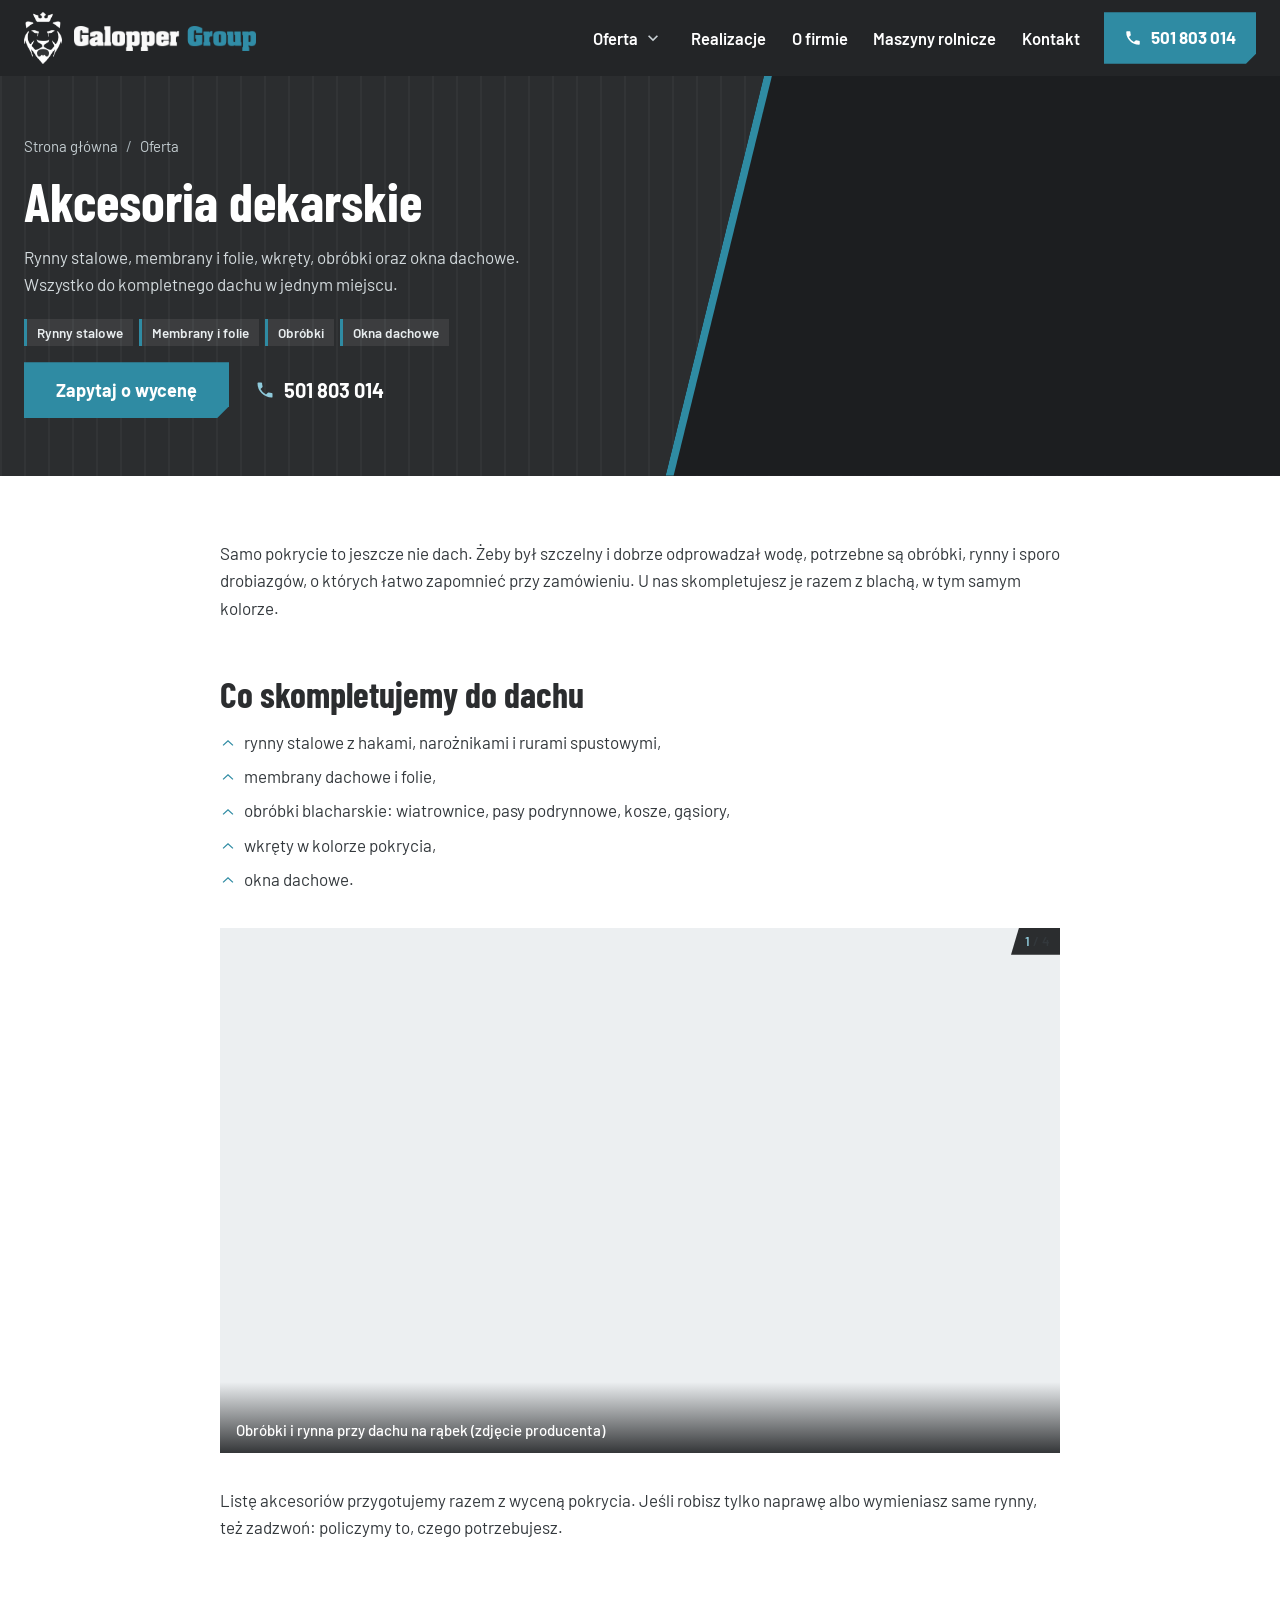
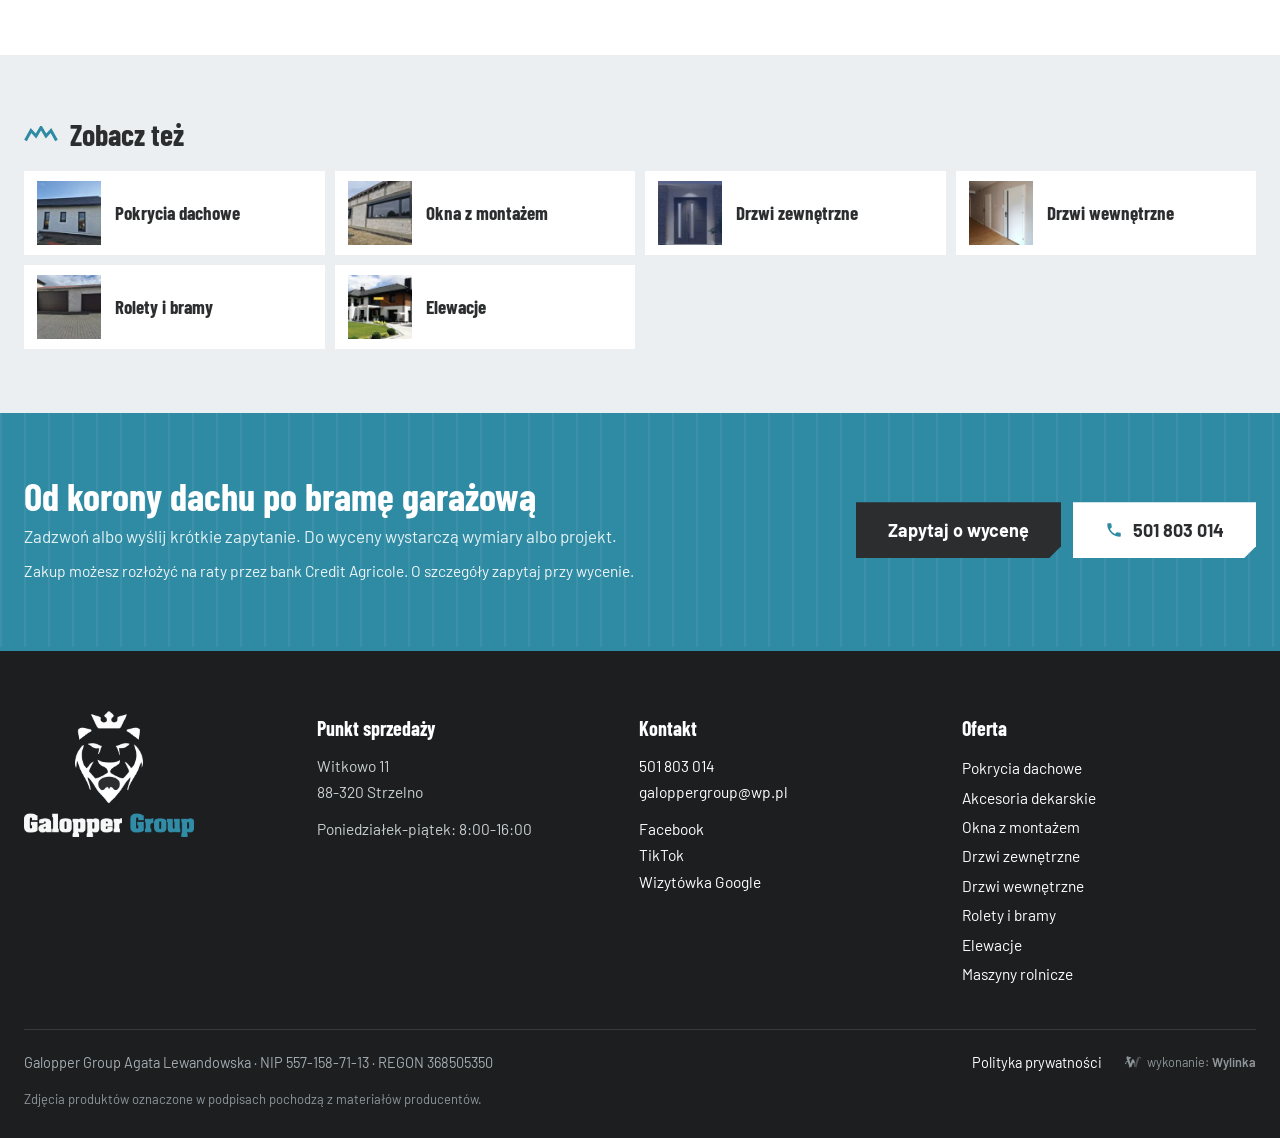
<file: oferta/akcesoria-dekarskie/index.html>
<!doctype html>
<html lang="pl-PL">
<head>
<meta charset="UTF-8">
<meta name="viewport" content="width=device-width, initial-scale=1, viewport-fit=cover">
<title>Akcesoria dekarskie i rynny stalowe | Galopper Group</title>
<meta name='robots' content='noindex, nofollow' />
<link rel="preload" href="https://disaster26.github.io/galopper-strona/wp-content/themes/galopper/fonts/Barlow-400-latin.woff2" as="font" type="font/woff2" crossorigin>
<link rel="preload" href="https://disaster26.github.io/galopper-strona/wp-content/themes/galopper/fonts/BarlowCondensed-700-latin.woff2" as="font" type="font/woff2" crossorigin>
<meta name="theme-color" content="#ffffff">
<meta name="description" content="Rynny stalowe, membrany, folie, obróbki blacharskie, wkręty i okna dachowe. Kompletujemy akcesoria razem z pokryciem, w tym samym kolorze.">
<meta property="og:type" content="website">
<meta property="og:locale" content="pl_PL">
<meta property="og:site_name" content="Galopper Group">
<meta property="og:title" content="Akcesoria dekarskie i rynny stalowe | Galopper Group">
<meta property="og:description" content="Rynny stalowe, membrany, folie, obróbki blacharskie, wkręty i okna dachowe. Kompletujemy akcesoria razem z pokryciem, w tym samym kolorze.">
<meta property="og:url" content="https://disaster26.github.io/galopper-strona/oferta/akcesoria-dekarskie/">
<meta property="og:image" content="https://disaster26.github.io/galopper-strona/wp-content/uploads/2026/11/bratex-obrobki.webp">
<script type="application/ld+json">{"@context":"https://schema.org","@type":"HomeAndConstructionBusiness","@id":"https://disaster26.github.io/galopper-strona/#firma","name":"Galopper Group Agata Lewandowska","legalName":"Galopper Group AGATA LEWANDOWSKA","url":"https://disaster26.github.io/galopper-strona/","telephone":"+48501803014","email":"galoppergroup@wp.pl","taxID":"5571587113","logo":"https://disaster26.github.io/galopper-strona/wp-content/themes/galopper/img/logo.webp","image":"https://disaster26.github.io/galopper-strona/wp-content/themes/galopper/img/logo.webp","address":{"@type":"PostalAddress","streetAddress":"Witkowo 11","postalCode":"88-320","addressLocality":"Strzelno","addressRegion":"kujawsko-pomorskie","addressCountry":"PL"},"areaServed":"Strzelno i okolice","knowsAbout":["pokrycia dachowe","akcesoria dekarskie","okna PCV","drzwi zewnętrzne","drzwi wewnętrzne","rolety","bramy garażowe","elewacje","maszyny rolnicze"],"identifier":{"@type":"PropertyValue","propertyID":"REGON","value":"368505350"},"geo":{"@type":"GeoCoordinates","latitude":52.59479,"longitude":18.25534},"openingHoursSpecification":[{"@type":"OpeningHoursSpecification","dayOfWeek":["Monday","Tuesday","Wednesday","Thursday","Friday"],"opens":"08:00","closes":"16:00"}],"sameAs":["https://www.facebook.com/blachynadachywitkowo/","https://www.tiktok.com/@galoppergroup","https://www.google.com/maps?cid=14675847081042033631"]}</script>
<link rel='stylesheet' id='galopper-css' href='https://disaster26.github.io/galopper-strona/wp-content/themes/galopper/style.css' media='all' />
<link rel="canonical" href="https://disaster26.github.io/galopper-strona/oferta/akcesoria-dekarskie/" />
<link rel="icon" href="https://disaster26.github.io/galopper-strona/wp-content/uploads/2026/11/ikona-150x150.webp" sizes="32x32" />
<link rel="icon" href="https://disaster26.github.io/galopper-strona/wp-content/uploads/2026/11/ikona-300x300.webp" sizes="192x192" />
<link rel="apple-touch-icon" href="https://disaster26.github.io/galopper-strona/wp-content/uploads/2026/11/ikona-300x300.webp" />
<meta name="msapplication-TileImage" content="https://disaster26.github.io/galopper-strona/wp-content/uploads/2026/11/ikona-300x300.webp" />
</head>
<body class="wp-singular page-template page-template-tpl-oferta page-template-tpl-oferta-php page page-id-68 page-child parent-pageid-66 wp-embed-responsive wp-theme-galopper">
<a class="pomin" href="#tresc">Przejdź do treści</a>
<header class="top" id="top">
	<div class="top-in">
		<a href="https://disaster26.github.io/galopper-strona/" class="logo" aria-label="Galopper Group: strona główna">
			<img src="https://disaster26.github.io/galopper-strona/wp-content/themes/galopper/img/logo-lew-biala.webp" alt="" class="logo-lew" width="221" height="300">
			<img src="https://disaster26.github.io/galopper-strona/wp-content/themes/galopper/img/logo-napis-biala.webp" alt="Galopper Group" class="logo-napis" width="900" height="124">
		</a>
		<nav class="nav" id="nav" aria-label="Menu główne">
			<ul id="menu-menu-glowne" class="menu"><li id="menu-item-100" class="menu-item menu-item-type-post_type menu-item-object-page current-page-ancestor current-menu-ancestor current-menu-parent current-page-parent current_page_parent current_page_ancestor menu-item-has-children menu-item-100"><a href="https://disaster26.github.io/galopper-strona/oferta/">Oferta</a><button type="button" class="pod-przel" aria-expanded="false" aria-label="Pokaż podstrony: Oferta"><svg viewBox="0 0 24 24" aria-hidden="true" focusable="false"><path d="M7.4 8.6 6 10l6 6 6-6-1.4-1.4-4.6 4.6z"/></svg></button>
<ul class="sub-menu">
	<li id="menu-item-101" class="menu-item menu-item-type-post_type menu-item-object-page menu-item-101"><a href="https://disaster26.github.io/galopper-strona/oferta/pokrycia-dachowe/">Pokrycia dachowe</a></li>
	<li id="menu-item-102" class="menu-item menu-item-type-post_type menu-item-object-page current-menu-item page_item page-item-68 current_page_item menu-item-102"><a href="https://disaster26.github.io/galopper-strona/oferta/akcesoria-dekarskie/" aria-current="page">Akcesoria dekarskie</a></li>
	<li id="menu-item-103" class="menu-item menu-item-type-post_type menu-item-object-page menu-item-103"><a href="https://disaster26.github.io/galopper-strona/oferta/okna/">Okna z montażem</a></li>
	<li id="menu-item-104" class="menu-item menu-item-type-post_type menu-item-object-page menu-item-104"><a href="https://disaster26.github.io/galopper-strona/oferta/drzwi-zewnetrzne/">Drzwi zewnętrzne</a></li>
	<li id="menu-item-105" class="menu-item menu-item-type-post_type menu-item-object-page menu-item-105"><a href="https://disaster26.github.io/galopper-strona/oferta/drzwi-wewnetrzne/">Drzwi wewnętrzne</a></li>
	<li id="menu-item-106" class="menu-item menu-item-type-post_type menu-item-object-page menu-item-106"><a href="https://disaster26.github.io/galopper-strona/oferta/rolety-i-bramy/">Rolety i bramy</a></li>
	<li id="menu-item-107" class="menu-item menu-item-type-post_type menu-item-object-page menu-item-107"><a href="https://disaster26.github.io/galopper-strona/oferta/elewacje/">Elewacje</a></li>
</ul>
</li>
<li id="menu-item-108" class="menu-item menu-item-type-post_type menu-item-object-page menu-item-108"><a href="https://disaster26.github.io/galopper-strona/realizacje/">Realizacje</a></li>
<li id="menu-item-109" class="menu-item menu-item-type-post_type menu-item-object-page menu-item-109"><a href="https://disaster26.github.io/galopper-strona/o-firmie/">O firmie</a></li>
<li id="menu-item-110" class="menu-item menu-item-type-post_type menu-item-object-page menu-item-110"><a href="https://disaster26.github.io/galopper-strona/maszyny-rolnicze/">Maszyny rolnicze</a></li>
<li id="menu-item-111" class="menu-item menu-item-type-post_type menu-item-object-page menu-item-111"><a href="https://disaster26.github.io/galopper-strona/kontakt/">Kontakt</a></li>
</ul>			<a href="tel:+48501803014" class="nav-tel">Zadzwoń: 501 803 014</a>
		</nav>
		<a href="tel:+48501803014" class="top-tel" aria-label="Zadzwoń: 501 803 014">
			<svg viewBox="0 0 24 24" aria-hidden="true" focusable="false"><path d="M6.6 10.8a15.1 15.1 0 0 0 6.6 6.6l2.2-2.2a1 1 0 0 1 1-.25 11.4 11.4 0 0 0 3.6.57 1 1 0 0 1 1 1V20a1 1 0 0 1-1 1A17 17 0 0 1 3 4a1 1 0 0 1 1-1h3.5a1 1 0 0 1 1 1c0 1.25.2 2.45.57 3.57a1 1 0 0 1-.25 1z"/></svg>			<span>501 803 014</span>
		</a>
		<button class="burger" id="burger" type="button" aria-label="Otwórz menu" aria-expanded="false" aria-controls="nav"><span></span><span></span><span></span></button>
	</div>
</header>
<main id="tresc">
	<section class="podstrona-glowa oferta-glowa z-foto">
		<div class="wrap pg-in">
			<div class="pg-txt">
				<nav class="okruszki" aria-label="Jesteś tutaj">
	<a href="https://disaster26.github.io/galopper-strona/">Strona główna</a>
	<span aria-hidden="true">/</span><a href="https://disaster26.github.io/galopper-strona/oferta/">Oferta</a></nav>
				<h1>Akcesoria dekarskie</h1>
				<p class="lead">Rynny stalowe, membrany i folie, wkręty, obróbki oraz okna dachowe. Wszystko do kompletnego dachu w jednym miejscu.</p>				<ul class="cechy cechy-ciemne"><li>Rynny stalowe</li><li>Membrany i folie</li><li>Obróbki</li><li>Okna dachowe</li></ul>								<div class="pg-cta" id="hero-cta">
					<a href="https://disaster26.github.io/galopper-strona/kontakt/?rodzaj=akcesoria-dekarskie#formularz" class="btn">Zapytaj o wycenę</a>
					<a href="tel:+48501803014" class="pg-tel"><svg viewBox="0 0 24 24" aria-hidden="true" focusable="false"><path d="M6.6 10.8a15.1 15.1 0 0 0 6.6 6.6l2.2-2.2a1 1 0 0 1 1-.25 11.4 11.4 0 0 0 3.6.57 1 1 0 0 1 1 1V20a1 1 0 0 1-1 1A17 17 0 0 1 3 4a1 1 0 0 1 1-1h3.5a1 1 0 0 1 1 1c0 1.25.2 2.45.57 3.57a1 1 0 0 1-.25 1z"/></svg>501 803 014</a>
				</div>
			</div>
							<figure class="pg-foto"><img width="1024" height="779" src="https://disaster26.github.io/galopper-strona/wp-content/uploads/2026/11/bratex-obrobki-1024x779.webp" class="attachment-large size-large wp-post-image" alt="Granatowa elewacja i dach z blachy na rąbek z obróbkami oraz rynną" sizes="(max-width: 760px) 100vw, 50vw" loading="eager" fetchpriority="high" decoding="async" srcset="https://disaster26.github.io/galopper-strona/wp-content/uploads/2026/11/bratex-obrobki-1024x779.webp 1024w, https://disaster26.github.io/galopper-strona/wp-content/uploads/2026/11/bratex-obrobki-300x228.webp 300w, https://disaster26.github.io/galopper-strona/wp-content/uploads/2026/11/bratex-obrobki-768x584.webp 768w, https://disaster26.github.io/galopper-strona/wp-content/uploads/2026/11/bratex-obrobki.webp 1400w" /></figure>
					</div>
	</section>
	<section class="sekcja tresc-sekcja">
		<div class="wrap waska tresc-bloki">
			<p class="wp-block-paragraph">Samo pokrycie to jeszcze nie dach. Żeby był szczelny i dobrze odprowadzał wodę, potrzebne są obróbki, rynny i sporo drobiazgów, o których łatwo zapomnieć przy zamówieniu. U nas skompletujesz je razem z blachą, w tym samym kolorze.</p>

<h2 class="wp-block-heading">Co skompletujemy do dachu</h2>

<ul class="wp-block-list"><li>rynny stalowe z hakami, narożnikami i rurami spustowymi,</li><li>membrany dachowe i folie,</li><li>obróbki blacharskie: wiatrownice, pasy podrynnowe, kosze, gąsiory,</li><li>wkręty w kolorze pokrycia,</li><li>okna dachowe.</li></ul>

<div class="karuzela k-tresc wiele" data-karuzela><div class="k-tor" tabindex="0" role="group" aria-roledescription="karuzela" aria-label="Galeria zdjęć"><figure class="k-slajd" aria-label="1 z 4"><img width="1400" height="1065" src="https://disaster26.github.io/galopper-strona/wp-content/uploads/2026/11/bratex-obrobki.webp" class="attachment-gg-duze size-gg-duze" alt="Granatowa elewacja i dach z blachy na rąbek z obróbkami oraz rynną" sizes="(max-width: 760px) 100vw, 860px" loading="lazy" decoding="async" srcset="https://disaster26.github.io/galopper-strona/wp-content/uploads/2026/11/bratex-obrobki.webp 1400w, https://disaster26.github.io/galopper-strona/wp-content/uploads/2026/11/bratex-obrobki-300x228.webp 300w, https://disaster26.github.io/galopper-strona/wp-content/uploads/2026/11/bratex-obrobki-1024x779.webp 1024w, https://disaster26.github.io/galopper-strona/wp-content/uploads/2026/11/bratex-obrobki-768x584.webp 768w" /><figcaption>Obróbki i rynna przy dachu na rąbek (zdjęcie producenta)</figcaption></figure><figure class="k-slajd" aria-label="2 z 4"><img width="478" height="850" src="https://disaster26.github.io/galopper-strona/wp-content/uploads/2026/11/rynna-detal.webp" class="attachment-gg-duze size-gg-duze" alt="Stalowa rynna i obróbka blacharska przy okapie dachu z blachodachówki" sizes="(max-width: 760px) 100vw, 860px" loading="lazy" decoding="async" srcset="https://disaster26.github.io/galopper-strona/wp-content/uploads/2026/11/rynna-detal.webp 478w, https://disaster26.github.io/galopper-strona/wp-content/uploads/2026/11/rynna-detal-169x300.webp 169w" /><figcaption>Rynna stalowa i obróbka przy okapie</figcaption></figure><figure class="k-slajd" aria-label="3 z 4"><img width="1400" height="934" src="https://disaster26.github.io/galopper-strona/wp-content/uploads/2026/11/bratex-dekarz.webp" class="attachment-gg-duze size-gg-duze" alt="Dekarz układający obróbkę blacharską na łatach dachu" sizes="(max-width: 760px) 100vw, 860px" loading="lazy" decoding="async" srcset="https://disaster26.github.io/galopper-strona/wp-content/uploads/2026/11/bratex-dekarz.webp 1400w, https://disaster26.github.io/galopper-strona/wp-content/uploads/2026/11/bratex-dekarz-300x200.webp 300w, https://disaster26.github.io/galopper-strona/wp-content/uploads/2026/11/bratex-dekarz-1024x683.webp 1024w, https://disaster26.github.io/galopper-strona/wp-content/uploads/2026/11/bratex-dekarz-768x512.webp 768w, https://disaster26.github.io/galopper-strona/wp-content/uploads/2026/11/bratex-dekarz-900x600.webp 900w" /><figcaption>Układanie obróbki na dachu (zdjęcie producenta)</figcaption></figure><figure class="k-slajd" aria-label="4 z 4"><img width="800" height="533" src="https://disaster26.github.io/galopper-strona/wp-content/uploads/2026/11/bratex-detal.webp" class="attachment-gg-duze size-gg-duze" alt="Zbliżenie zagięcia jasnej blachy na rąbek stojący" sizes="(max-width: 760px) 100vw, 860px" loading="lazy" decoding="async" srcset="https://disaster26.github.io/galopper-strona/wp-content/uploads/2026/11/bratex-detal.webp 800w, https://disaster26.github.io/galopper-strona/wp-content/uploads/2026/11/bratex-detal-300x200.webp 300w, https://disaster26.github.io/galopper-strona/wp-content/uploads/2026/11/bratex-detal-768x512.webp 768w" /><figcaption>Zagięcie blachy w obróbce (zdjęcie producenta)</figcaption></figure></div><button type="button" class="k-strz k-pop" aria-label="Poprzednie zdjęcie"><svg viewBox="0 0 24 24" aria-hidden="true" focusable="false"><path d="M15.4 5.4 14 4l-8 8 8 8 1.4-1.4L8.8 12z"/></svg></button><button type="button" class="k-strz k-nast" aria-label="Następne zdjęcie"><svg viewBox="0 0 24 24" aria-hidden="true" focusable="false"><path d="M8.6 18.6 10 20l8-8-8-8-1.4 1.4 6.6 6.6z"/></svg></button><p class="k-licznik" aria-hidden="true"><span>1</span> / 4</p></div>

<p class="wp-block-paragraph">Listę akcesoriów przygotujemy razem z wyceną pokrycia. Jeśli robisz tylko naprawę albo wymieniasz same rynny, też zadzwoń: policzymy to, czego potrzebujesz.</p>

		</div>
	</section>
	<section class="inne">
	<div class="wrap">
		<h2>Zobacz też</h2>
		<ul class="inne-lista">
							<li><a href="https://disaster26.github.io/galopper-strona/oferta/pokrycia-dachowe/">
					<img width="150" height="150" src="https://disaster26.github.io/galopper-strona/wp-content/uploads/2026/11/dach-grafit-nowy-150x150.webp" class="attachment-thumbnail size-thumbnail wp-post-image" alt="" loading="lazy" decoding="async" />					<span>Pokrycia dachowe</span>
				</a></li>
							<li><a href="https://disaster26.github.io/galopper-strona/oferta/okna/">
					<img width="150" height="150" src="https://disaster26.github.io/galopper-strona/wp-content/uploads/2026/11/okna-antracyt-budowa-150x150.webp" class="attachment-thumbnail size-thumbnail wp-post-image" alt="" loading="lazy" decoding="async" />					<span>Okna z montażem</span>
				</a></li>
							<li><a href="https://disaster26.github.io/galopper-strona/oferta/drzwi-zewnetrzne/">
					<img width="150" height="150" src="https://disaster26.github.io/galopper-strona/wp-content/uploads/2026/11/drzwi-martom-150x150.webp" class="attachment-thumbnail size-thumbnail wp-post-image" alt="" loading="lazy" decoding="async" />					<span>Drzwi zewnętrzne</span>
				</a></li>
							<li><a href="https://disaster26.github.io/galopper-strona/oferta/drzwi-wewnetrzne/">
					<img width="150" height="150" src="https://disaster26.github.io/galopper-strona/wp-content/uploads/2026/11/dre-montaz-korytarz-150x150.webp" class="attachment-thumbnail size-thumbnail wp-post-image" alt="" loading="lazy" decoding="async" />					<span>Drzwi wewnętrzne</span>
				</a></li>
							<li><a href="https://disaster26.github.io/galopper-strona/oferta/rolety-i-bramy/">
					<img width="150" height="150" src="https://disaster26.github.io/galopper-strona/wp-content/uploads/2026/11/brama-podwojna-150x150.webp" class="attachment-thumbnail size-thumbnail wp-post-image" alt="" loading="lazy" decoding="async" />					<span>Rolety i bramy</span>
				</a></li>
							<li><a href="https://disaster26.github.io/galopper-strona/oferta/elewacje/">
					<img width="150" height="150" src="https://disaster26.github.io/galopper-strona/wp-content/uploads/2026/11/kosbud-deska-150x150.webp" class="attachment-thumbnail size-thumbnail wp-post-image" alt="" loading="lazy" decoding="async" />					<span>Elewacje</span>
				</a></li>
					</ul>
	</div>
</section>
<section class="cta-pas">
	<div class="wrap cta-in">
		<div>
			<h2>Od korony dachu po bramę garażową</h2>
			<p>Zadzwoń albo wyślij krótkie zapytanie. Do wyceny wystarczą wymiary albo projekt.</p>
			<p class="cta-raty">Zakup możesz rozłożyć na raty przez bank Credit Agricole. O szczegóły zapytaj przy wycenie.</p>		</div>
		<div class="cta-przyciski">
			<a href="https://disaster26.github.io/galopper-strona/kontakt/?rodzaj=akcesoria-dekarskie#formularz" class="btn">Zapytaj o wycenę</a>
			<a href="tel:+48501803014" class="btn btn-ciemny"><svg viewBox="0 0 24 24" aria-hidden="true" focusable="false"><path d="M6.6 10.8a15.1 15.1 0 0 0 6.6 6.6l2.2-2.2a1 1 0 0 1 1-.25 11.4 11.4 0 0 0 3.6.57 1 1 0 0 1 1 1V20a1 1 0 0 1-1 1A17 17 0 0 1 3 4a1 1 0 0 1 1-1h3.5a1 1 0 0 1 1 1c0 1.25.2 2.45.57 3.57a1 1 0 0 1-.25 1z"/></svg>501 803 014</a>
		</div>
	</div>
</section>
</main>

<footer class="stopka">
	<div class="wrap">
		<div class="stopka-g">
			<div>
				<img src="https://disaster26.github.io/galopper-strona/wp-content/themes/galopper/img/logo-biala.webp" alt="Galopper Group" class="stopka-logo" width="520" height="385" loading="lazy" decoding="async">
			</div>
			<div>
				<p class="stopka-h">Punkt sprzedaży</p>
				<p>Witkowo 11<br>88-320 Strzelno</p>
									<p class="stopka-godz">Poniedziałek-piątek: 8:00-16:00</p>
							</div>
			<div>
				<p class="stopka-h">Kontakt</p>
				<p><a href="tel:+48501803014">501 803 014</a><br><a href="mailto:galoppergroup@wp.pl">galoppergroup@wp.pl</a></p>
				<p>
					<a href="https://www.facebook.com/blachynadachywitkowo/" target="_blank" rel="noopener">Facebook</a><br>					<a href="https://www.tiktok.com/@galoppergroup" target="_blank" rel="noopener">TikTok</a><br>					<a href="https://www.google.com/maps?cid=14675847081042033631" target="_blank" rel="noopener">Wizytówka Google</a>				</p>
			</div>
			<div>
				<p class="stopka-h">Oferta</p>
				<ul class="stopka-lista">
											<li><a href="https://disaster26.github.io/galopper-strona/oferta/pokrycia-dachowe/">Pokrycia dachowe</a></li>
											<li><a href="https://disaster26.github.io/galopper-strona/oferta/akcesoria-dekarskie/">Akcesoria dekarskie</a></li>
											<li><a href="https://disaster26.github.io/galopper-strona/oferta/okna/">Okna z montażem</a></li>
											<li><a href="https://disaster26.github.io/galopper-strona/oferta/drzwi-zewnetrzne/">Drzwi zewnętrzne</a></li>
											<li><a href="https://disaster26.github.io/galopper-strona/oferta/drzwi-wewnetrzne/">Drzwi wewnętrzne</a></li>
											<li><a href="https://disaster26.github.io/galopper-strona/oferta/rolety-i-bramy/">Rolety i bramy</a></li>
											<li><a href="https://disaster26.github.io/galopper-strona/oferta/elewacje/">Elewacje</a></li>
																<li><a href="https://disaster26.github.io/galopper-strona/maszyny-rolnicze/">Maszyny rolnicze</a></li>
									</ul>
			</div>
		</div>
		<div class="stopka-dol">
			<p>Galopper Group Agata Lewandowska · NIP 557-158-71-13 · REGON 368505350</p>
			<p class="stopka-linki">
				<a href="https://disaster26.github.io/galopper-strona/polityka-prywatnosci/">Polityka prywatności</a>				<a class="wylinka-badge" href="https://wylinka.pl/?utm_source=galoppergroup.pl&amp;utm_medium=stopka&amp;utm_campaign=wykonanie" rel="noopener" title="Strona wykonana przez Wylinka"><svg viewBox="0 0 64 64" aria-hidden="true" focusable="false" fill="currentColor"><path d="M9.8 22.8l-1.2-7.9 2.2-3.7 15.5 4.6-.5 1.5-7.2 5.5 4.7 15.6 5-15.6 7 0 4.1 12.7-4.2-.9-2.6 1.8-.8-2.2-5.3 15.6-4.3 0 .4 .2-2.1 2.8-1.3-1.1 1.1-1.4-3.1 .2-.1-1.7 2.2-.1-5.7-16.5-4.8 .6-.8 3.1 0 .5-.3 .5 .8 2.2-1.6 .5-.4-1.3-.8 1.6-1.5-.8 .8-1.6-1.4 .6-.6-1.6 2.3-.8 .2-.4 1.3-4.8 5.9-.8-2.4-6.9zM15.2 13.7l-.1-.4-.4 .8-.1 .8 .1 1 .1 .4 .3 .7 .3-.9 .1-.7 0-.8z"/><path class="wy-pod" d="M37.1 49.8l-4.5-13.3 2.6-1.8 4.2 .9 .9 2.8 3-9.7 0-.5 .1-.8 3.2-8.4 .5-1 .6-1 .9-1.1 1.3-1 1.1-.7 1.4-.5 1.4-.3 .7 0 .9 0 1.2 .3 1.4 .6 .8 .5 .7 .7 .6 .7 .5 .9 .3 .9 .1 .9 0 .8-.2 .9-.5 .9-.5 .6-.7 .5-.7 .3-.1-.1 0-.1 .5-.5 .3-.7 .2-.5 0-.6-.1-.6-.3-.7-.4-.5-.4-.4-.5-.3-.6-.3-.7 0-.7 .1-.6 .1-.5 .4-.5 .5-.3 .5-.2 .7-.1 1.5-1.4 5.1-.8 3.3-.3 .7-.5 .7-6 17.5 1.9 .1-.1 1.7-3.1-.2 1.1 1.4-1.3 1.1-2.1-2.8 .4-.2z"/><path class="wy-old" d="M40.8 50l.4-.2-4.1 0-4.2-12.5 2.5-1.7 4.3 .9 .6 1.9 .6-1.6 0-.3 2.4-7.8 0-.5 .1-.8 3.2-8.4 .4-.8 .6-.9 .9-1.2 .9-.9 1.3-.8 1.4-.6 1.2-.3 1.4-.1 1.3 .1 .6 .2 .8 .3 1.1 .6 .9 .7 .7 .9 .5 .9 .3 .9 .1 1.1-.1 .9-.3 .9-.4 .7-.6 .7-.6 .4-.6 .2-.1-.1 0-.1 .5-.5 .3-.7 .2-.5 0-.5-.1-.6-.2-.6-.3-.5-.4-.5-.5-.3-.6-.3-.7-.1-.6 0-.6 .1-.6 .3-.6 .5-.3 .4-.2 .5-.1 .5-.1 1.5-1.4 5.1-.8 3.3-.3 .7-.5 .7-6 17.5 1.9 .1-.1 1.7-3.1-.2 1.1 1.4-1.3 1.1zM49.6 17.1l.6 1.7-1.5 1.9 .4 .4 1.8-2.1-.7-2.1zM48.1 28.3l.5 1.8-1.7 1.8 .4 .4 1.9-2-.6-2.2zM37.9 41.7l1.7-1.5-.4-.4-1.7 1.4zM42.6 38.7l-1.5 2.8 1.1 2-1.3 2.6 .5 .2 1.5-2.8-1.1-2 1.4-2.5z"/></svg><span>wykonanie: <b>Wylinka</b></span></a>
			</p>
		</div>
		<p class="stopka-przypis">Zdjęcia produktów oznaczone w podpisach pochodzą z materiałów producentów.</p>
	</div>
</footer>

<div class="mob" id="mob">
	<a href="tel:+48501803014" class="mob-tel"><svg viewBox="0 0 24 24" aria-hidden="true" focusable="false"><path d="M6.6 10.8a15.1 15.1 0 0 0 6.6 6.6l2.2-2.2a1 1 0 0 1 1-.25 11.4 11.4 0 0 0 3.6.57 1 1 0 0 1 1 1V20a1 1 0 0 1-1 1A17 17 0 0 1 3 4a1 1 0 0 1 1-1h3.5a1 1 0 0 1 1 1c0 1.25.2 2.45.57 3.57a1 1 0 0 1-.25 1z"/></svg> Zadzwoń</a>
	<a href="https://disaster26.github.io/galopper-strona/kontakt/#formularz" class="mob-cta">Zapytaj o wycenę</a>
</div>
<script type="speculationrules">
{"prefetch":[{"source":"document","where":{"and":[{"href_matches":"/*"},{"not":{"href_matches":["/wp-*.php","/wp-admin/*","/wp-content/uploads/*","/wp-content/*","/wp-content/plugins/*","/wp-content/themes/galopper/*","/*\\?(.+)"]}},{"not":{"selector_matches":"a[rel~=\"nofollow\"]"}},{"not":{"selector_matches":".no-prefetch, .no-prefetch a"}}]},"eagerness":"conservative"}]}
</script>
<script data-wp-strategy="defer" defer id="galopper-js" src="https://disaster26.github.io/galopper-strona/wp-content/themes/galopper/js/app.js"></script>
</body>
</html>
</file>
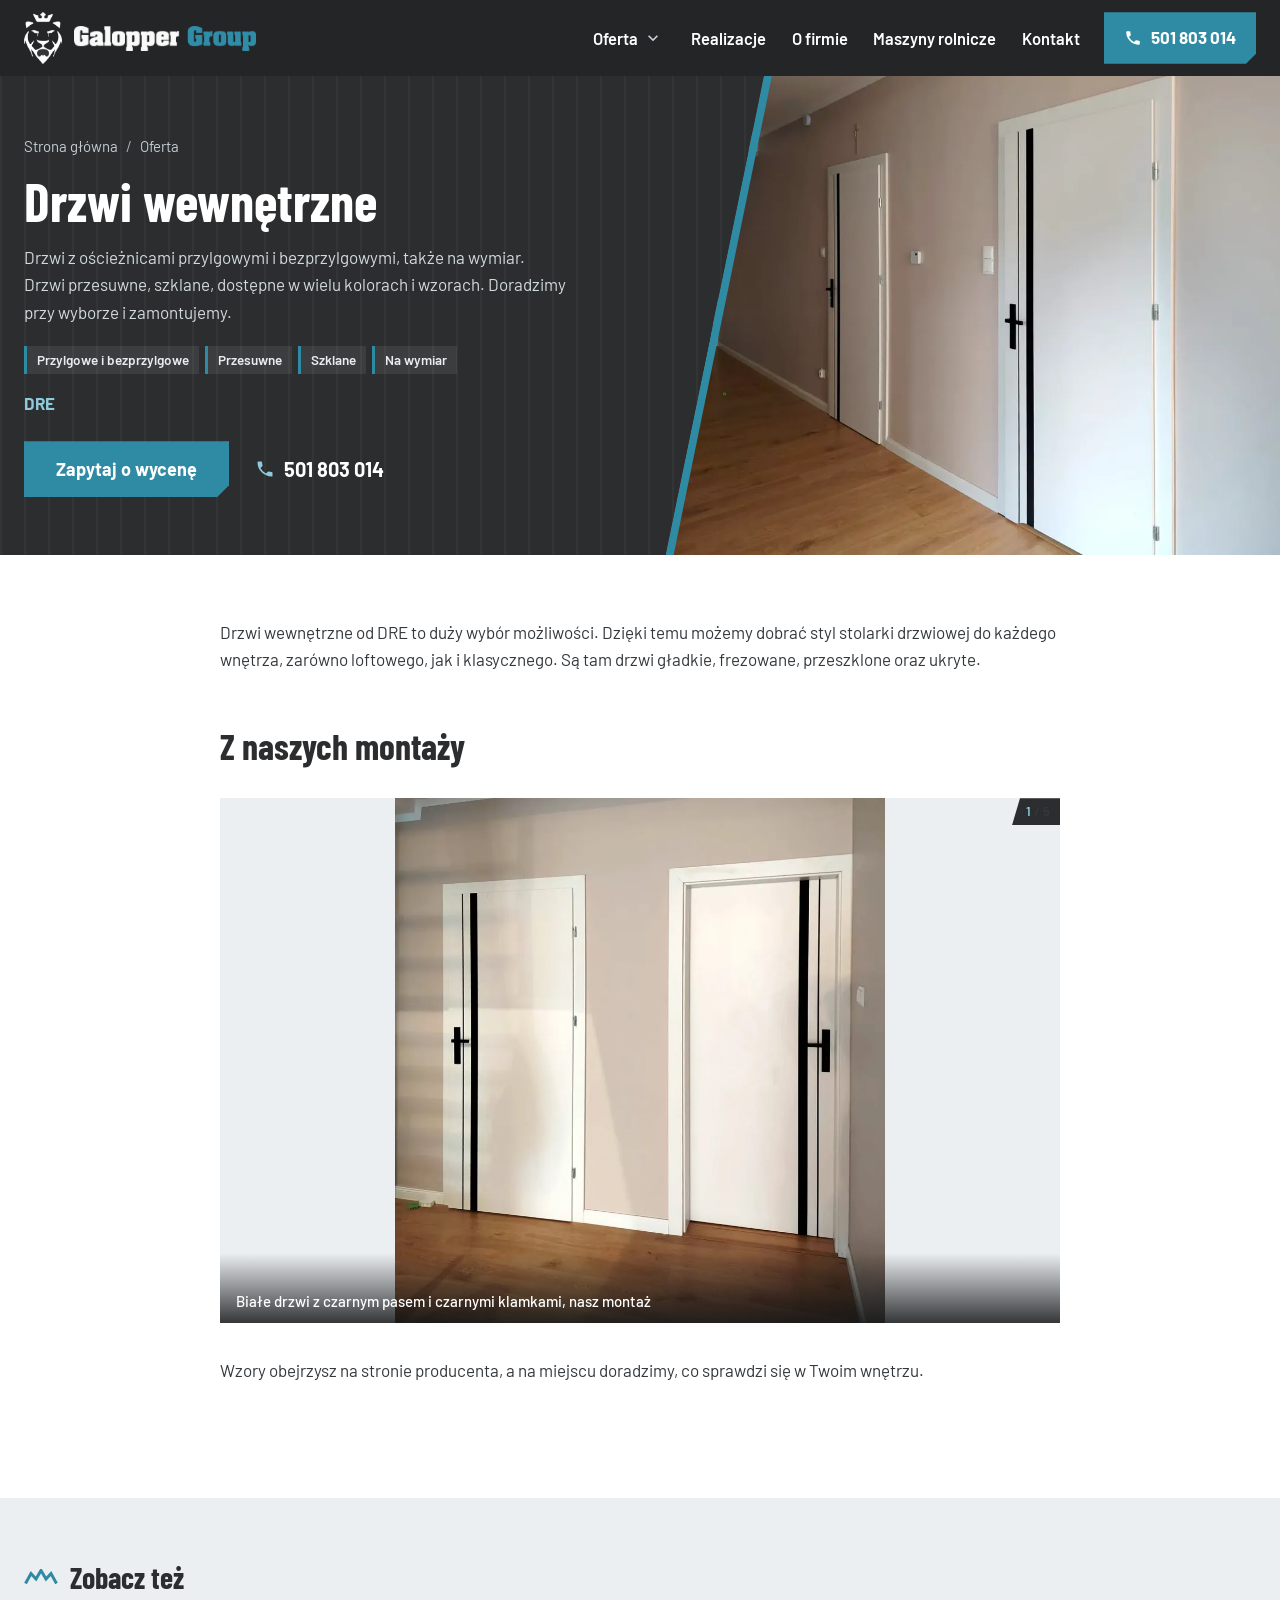
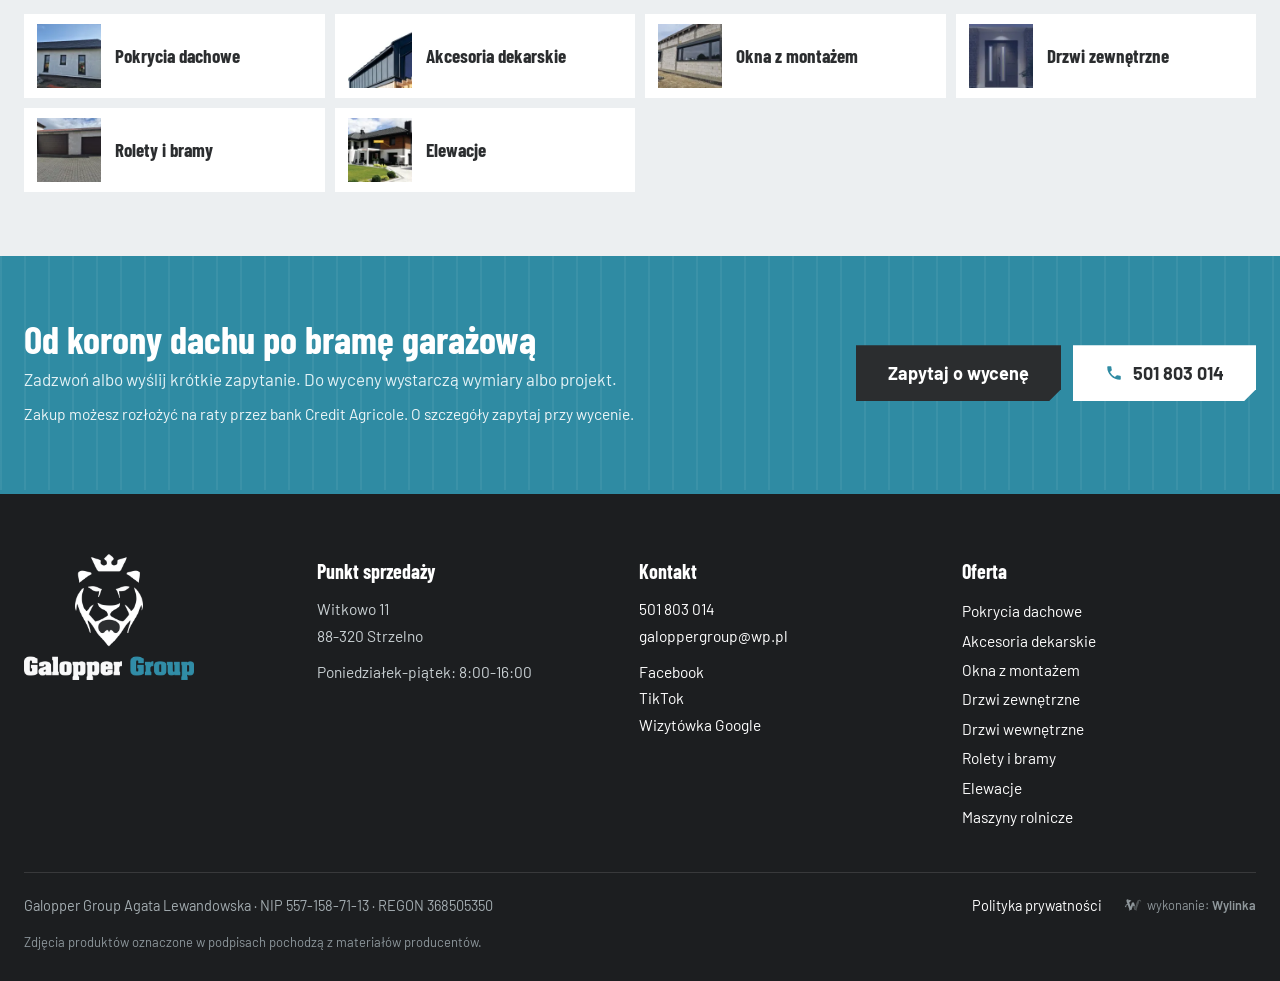
<file: oferta/drzwi-wewnetrzne/index.html>
<!doctype html>
<html lang="pl-PL">
<head>
<meta charset="UTF-8">
<meta name="viewport" content="width=device-width, initial-scale=1, viewport-fit=cover">
<title>Drzwi wewnętrzne DRE z montażem | Galopper Group</title>
<meta name='robots' content='noindex, nofollow' />
<link rel="preload" href="https://disaster26.github.io/galopper-strona/wp-content/themes/galopper/fonts/Barlow-400-latin.woff2" as="font" type="font/woff2" crossorigin>
<link rel="preload" href="https://disaster26.github.io/galopper-strona/wp-content/themes/galopper/fonts/BarlowCondensed-700-latin.woff2" as="font" type="font/woff2" crossorigin>
<meta name="theme-color" content="#ffffff">
<meta name="description" content="Drzwi wewnętrzne DRE z ościeżnicami przylgowymi i bezprzylgowymi, także na wymiar, przesuwne i szklane. Doradzimy przy wyborze i zamontujemy.">
<meta property="og:type" content="website">
<meta property="og:locale" content="pl_PL">
<meta property="og:site_name" content="Galopper Group">
<meta property="og:title" content="Drzwi wewnętrzne DRE z montażem | Galopper Group">
<meta property="og:description" content="Drzwi wewnętrzne DRE z ościeżnicami przylgowymi i bezprzylgowymi, także na wymiar, przesuwne i szklane. Doradzimy przy wyborze i zamontujemy.">
<meta property="og:url" content="https://disaster26.github.io/galopper-strona/oferta/drzwi-wewnetrzne/">
<meta property="og:image" content="https://disaster26.github.io/galopper-strona/wp-content/uploads/2026/11/dre-montaz-korytarz.webp">
<script type="application/ld+json">{"@context":"https://schema.org","@type":"HomeAndConstructionBusiness","@id":"https://disaster26.github.io/galopper-strona/#firma","name":"Galopper Group Agata Lewandowska","legalName":"Galopper Group AGATA LEWANDOWSKA","url":"https://disaster26.github.io/galopper-strona/","telephone":"+48501803014","email":"galoppergroup@wp.pl","taxID":"5571587113","logo":"https://disaster26.github.io/galopper-strona/wp-content/themes/galopper/img/logo.webp","image":"https://disaster26.github.io/galopper-strona/wp-content/themes/galopper/img/logo.webp","address":{"@type":"PostalAddress","streetAddress":"Witkowo 11","postalCode":"88-320","addressLocality":"Strzelno","addressRegion":"kujawsko-pomorskie","addressCountry":"PL"},"areaServed":"Strzelno i okolice","knowsAbout":["pokrycia dachowe","akcesoria dekarskie","okna PCV","drzwi zewnętrzne","drzwi wewnętrzne","rolety","bramy garażowe","elewacje","maszyny rolnicze"],"identifier":{"@type":"PropertyValue","propertyID":"REGON","value":"368505350"},"geo":{"@type":"GeoCoordinates","latitude":52.59479,"longitude":18.25534},"openingHoursSpecification":[{"@type":"OpeningHoursSpecification","dayOfWeek":["Monday","Tuesday","Wednesday","Thursday","Friday"],"opens":"08:00","closes":"16:00"}],"sameAs":["https://www.facebook.com/blachynadachywitkowo/","https://www.tiktok.com/@galoppergroup","https://www.google.com/maps?cid=14675847081042033631"]}</script>
<link rel='stylesheet' id='galopper-css' href='https://disaster26.github.io/galopper-strona/wp-content/themes/galopper/style.css' media='all' />
<link rel="canonical" href="https://disaster26.github.io/galopper-strona/oferta/drzwi-wewnetrzne/" />
<link rel="icon" href="https://disaster26.github.io/galopper-strona/wp-content/uploads/2026/11/ikona-150x150.webp" sizes="32x32" />
<link rel="icon" href="https://disaster26.github.io/galopper-strona/wp-content/uploads/2026/11/ikona-300x300.webp" sizes="192x192" />
<link rel="apple-touch-icon" href="https://disaster26.github.io/galopper-strona/wp-content/uploads/2026/11/ikona-300x300.webp" />
<meta name="msapplication-TileImage" content="https://disaster26.github.io/galopper-strona/wp-content/uploads/2026/11/ikona-300x300.webp" />
</head>
<body class="wp-singular page-template page-template-tpl-oferta page-template-tpl-oferta-php page page-id-71 page-child parent-pageid-66 wp-embed-responsive wp-theme-galopper">
<a class="pomin" href="#tresc">Przejdź do treści</a>
<header class="top" id="top">
	<div class="top-in">
		<a href="https://disaster26.github.io/galopper-strona/" class="logo" aria-label="Galopper Group: strona główna">
			<img src="https://disaster26.github.io/galopper-strona/wp-content/themes/galopper/img/logo-lew-biala.webp" alt="" class="logo-lew" width="221" height="300">
			<img src="https://disaster26.github.io/galopper-strona/wp-content/themes/galopper/img/logo-napis-biala.webp" alt="Galopper Group" class="logo-napis" width="900" height="124">
		</a>
		<nav class="nav" id="nav" aria-label="Menu główne">
			<ul id="menu-menu-glowne" class="menu"><li id="menu-item-100" class="menu-item menu-item-type-post_type menu-item-object-page current-page-ancestor current-menu-ancestor current-menu-parent current-page-parent current_page_parent current_page_ancestor menu-item-has-children menu-item-100"><a href="https://disaster26.github.io/galopper-strona/oferta/">Oferta</a><button type="button" class="pod-przel" aria-expanded="false" aria-label="Pokaż podstrony: Oferta"><svg viewBox="0 0 24 24" aria-hidden="true" focusable="false"><path d="M7.4 8.6 6 10l6 6 6-6-1.4-1.4-4.6 4.6z"/></svg></button>
<ul class="sub-menu">
	<li id="menu-item-101" class="menu-item menu-item-type-post_type menu-item-object-page menu-item-101"><a href="https://disaster26.github.io/galopper-strona/oferta/pokrycia-dachowe/">Pokrycia dachowe</a></li>
	<li id="menu-item-102" class="menu-item menu-item-type-post_type menu-item-object-page menu-item-102"><a href="https://disaster26.github.io/galopper-strona/oferta/akcesoria-dekarskie/">Akcesoria dekarskie</a></li>
	<li id="menu-item-103" class="menu-item menu-item-type-post_type menu-item-object-page menu-item-103"><a href="https://disaster26.github.io/galopper-strona/oferta/okna/">Okna z montażem</a></li>
	<li id="menu-item-104" class="menu-item menu-item-type-post_type menu-item-object-page menu-item-104"><a href="https://disaster26.github.io/galopper-strona/oferta/drzwi-zewnetrzne/">Drzwi zewnętrzne</a></li>
	<li id="menu-item-105" class="menu-item menu-item-type-post_type menu-item-object-page current-menu-item page_item page-item-71 current_page_item menu-item-105"><a href="https://disaster26.github.io/galopper-strona/oferta/drzwi-wewnetrzne/" aria-current="page">Drzwi wewnętrzne</a></li>
	<li id="menu-item-106" class="menu-item menu-item-type-post_type menu-item-object-page menu-item-106"><a href="https://disaster26.github.io/galopper-strona/oferta/rolety-i-bramy/">Rolety i bramy</a></li>
	<li id="menu-item-107" class="menu-item menu-item-type-post_type menu-item-object-page menu-item-107"><a href="https://disaster26.github.io/galopper-strona/oferta/elewacje/">Elewacje</a></li>
</ul>
</li>
<li id="menu-item-108" class="menu-item menu-item-type-post_type menu-item-object-page menu-item-108"><a href="https://disaster26.github.io/galopper-strona/realizacje/">Realizacje</a></li>
<li id="menu-item-109" class="menu-item menu-item-type-post_type menu-item-object-page menu-item-109"><a href="https://disaster26.github.io/galopper-strona/o-firmie/">O firmie</a></li>
<li id="menu-item-110" class="menu-item menu-item-type-post_type menu-item-object-page menu-item-110"><a href="https://disaster26.github.io/galopper-strona/maszyny-rolnicze/">Maszyny rolnicze</a></li>
<li id="menu-item-111" class="menu-item menu-item-type-post_type menu-item-object-page menu-item-111"><a href="https://disaster26.github.io/galopper-strona/kontakt/">Kontakt</a></li>
</ul>			<a href="tel:+48501803014" class="nav-tel">Zadzwoń: 501 803 014</a>
		</nav>
		<a href="tel:+48501803014" class="top-tel" aria-label="Zadzwoń: 501 803 014">
			<svg viewBox="0 0 24 24" aria-hidden="true" focusable="false"><path d="M6.6 10.8a15.1 15.1 0 0 0 6.6 6.6l2.2-2.2a1 1 0 0 1 1-.25 11.4 11.4 0 0 0 3.6.57 1 1 0 0 1 1 1V20a1 1 0 0 1-1 1A17 17 0 0 1 3 4a1 1 0 0 1 1-1h3.5a1 1 0 0 1 1 1c0 1.25.2 2.45.57 3.57a1 1 0 0 1-.25 1z"/></svg>			<span>501 803 014</span>
		</a>
		<button class="burger" id="burger" type="button" aria-label="Otwórz menu" aria-expanded="false" aria-controls="nav"><span></span><span></span><span></span></button>
	</div>
</header>
<main id="tresc">
	<section class="podstrona-glowa oferta-glowa z-foto">
		<div class="wrap pg-in">
			<div class="pg-txt">
				<nav class="okruszki" aria-label="Jesteś tutaj">
	<a href="https://disaster26.github.io/galopper-strona/">Strona główna</a>
	<span aria-hidden="true">/</span><a href="https://disaster26.github.io/galopper-strona/oferta/">Oferta</a></nav>
				<h1>Drzwi wewnętrzne</h1>
				<p class="lead">Drzwi z ościeżnicami przylgowymi i bezprzylgowymi, także na wymiar. Drzwi przesuwne, szklane, dostępne w wielu kolorach i wzorach. Doradzimy przy wyborze i zamontujemy.</p>				<ul class="cechy cechy-ciemne"><li>Przylgowe i bezprzylgowe</li><li>Przesuwne</li><li>Szklane</li><li>Na wymiar</li></ul>				<p class="pg-marki">DRE</p>				<div class="pg-cta" id="hero-cta">
					<a href="https://disaster26.github.io/galopper-strona/kontakt/?rodzaj=drzwi-wewnetrzne#formularz" class="btn">Zapytaj o wycenę</a>
					<a href="tel:+48501803014" class="pg-tel"><svg viewBox="0 0 24 24" aria-hidden="true" focusable="false"><path d="M6.6 10.8a15.1 15.1 0 0 0 6.6 6.6l2.2-2.2a1 1 0 0 1 1-.25 11.4 11.4 0 0 0 3.6.57 1 1 0 0 1 1 1V20a1 1 0 0 1-1 1A17 17 0 0 1 3 4a1 1 0 0 1 1-1h3.5a1 1 0 0 1 1 1c0 1.25.2 2.45.57 3.57a1 1 0 0 1-.25 1z"/></svg>501 803 014</a>
				</div>
			</div>
							<figure class="pg-foto"><img width="1024" height="891" src="https://disaster26.github.io/galopper-strona/wp-content/uploads/2026/11/dre-montaz-korytarz-1024x891.webp" class="attachment-large size-large wp-post-image" alt="Korytarz z panelami i białymi drzwiami wewnętrznymi z czarnym pionowym pasem" sizes="(max-width: 760px) 100vw, 50vw" loading="eager" fetchpriority="high" decoding="async" srcset="https://disaster26.github.io/galopper-strona/wp-content/uploads/2026/11/dre-montaz-korytarz-1024x891.webp 1024w, https://disaster26.github.io/galopper-strona/wp-content/uploads/2026/11/dre-montaz-korytarz-300x261.webp 300w, https://disaster26.github.io/galopper-strona/wp-content/uploads/2026/11/dre-montaz-korytarz-768x668.webp 768w, https://disaster26.github.io/galopper-strona/wp-content/uploads/2026/11/dre-montaz-korytarz.webp 1400w" /></figure>
					</div>
	</section>
	<section class="sekcja tresc-sekcja">
		<div class="wrap waska tresc-bloki">
			<p class="wp-block-paragraph">Drzwi wewnętrzne od DRE to duży wybór możliwości. Dzięki temu możemy dobrać styl stolarki drzwiowej do każdego wnętrza, zarówno loftowego, jak i klasycznego. Są tam drzwi gładkie, frezowane, przeszklone oraz ukryte.</p>

<h2 class="wp-block-heading">Z naszych montaży</h2>

<div class="karuzela k-tresc wiele" data-karuzela><div class="k-tor" tabindex="0" role="group" aria-roledescription="karuzela" aria-label="Galeria zdjęć"><figure class="k-slajd" aria-label="1 z 5"><img width="1215" height="1300" src="https://disaster26.github.io/galopper-strona/wp-content/uploads/2026/11/dre-montaz-para.webp" class="attachment-gg-duze size-gg-duze" alt="Dwoje białych drzwi wewnętrznych z czarnym pionowym pasem i czarnymi klamkami, zamontowanych obok siebie" sizes="(max-width: 760px) 100vw, 860px" loading="lazy" decoding="async" srcset="https://disaster26.github.io/galopper-strona/wp-content/uploads/2026/11/dre-montaz-para.webp 1215w, https://disaster26.github.io/galopper-strona/wp-content/uploads/2026/11/dre-montaz-para-280x300.webp 280w, https://disaster26.github.io/galopper-strona/wp-content/uploads/2026/11/dre-montaz-para-957x1024.webp 957w, https://disaster26.github.io/galopper-strona/wp-content/uploads/2026/11/dre-montaz-para-768x822.webp 768w" /><figcaption>Białe drzwi z czarnym pasem i czarnymi klamkami, nasz montaż</figcaption></figure><figure class="k-slajd" aria-label="2 z 5"><img width="878" height="1300" src="https://disaster26.github.io/galopper-strona/wp-content/uploads/2026/11/dre-montaz-przedpokoj.webp" class="attachment-gg-duze size-gg-duze" alt="Białe drzwi wewnętrzne z czarnym pasem i czarną klamką w przedpokoju z panelami" sizes="(max-width: 760px) 100vw, 860px" loading="lazy" decoding="async" srcset="https://disaster26.github.io/galopper-strona/wp-content/uploads/2026/11/dre-montaz-przedpokoj.webp 878w, https://disaster26.github.io/galopper-strona/wp-content/uploads/2026/11/dre-montaz-przedpokoj-203x300.webp 203w, https://disaster26.github.io/galopper-strona/wp-content/uploads/2026/11/dre-montaz-przedpokoj-692x1024.webp 692w, https://disaster26.github.io/galopper-strona/wp-content/uploads/2026/11/dre-montaz-przedpokoj-768x1137.webp 768w" /><figcaption>Te same drzwi w przedpokoju</figcaption></figure><figure class="k-slajd" aria-label="3 z 5"><img width="1400" height="1218" src="https://disaster26.github.io/galopper-strona/wp-content/uploads/2026/11/dre-montaz-korytarz.webp" class="attachment-gg-duze size-gg-duze" alt="Korytarz z panelami i białymi drzwiami wewnętrznymi z czarnym pionowym pasem" sizes="(max-width: 760px) 100vw, 860px" loading="lazy" decoding="async" srcset="https://disaster26.github.io/galopper-strona/wp-content/uploads/2026/11/dre-montaz-korytarz.webp 1400w, https://disaster26.github.io/galopper-strona/wp-content/uploads/2026/11/dre-montaz-korytarz-300x261.webp 300w, https://disaster26.github.io/galopper-strona/wp-content/uploads/2026/11/dre-montaz-korytarz-1024x891.webp 1024w, https://disaster26.github.io/galopper-strona/wp-content/uploads/2026/11/dre-montaz-korytarz-768x668.webp 768w" /><figcaption>Drzwi w korytarzu z panelami</figcaption></figure><figure class="k-slajd" aria-label="4 z 5"><img width="937" height="1300" src="https://disaster26.github.io/galopper-strona/wp-content/uploads/2026/11/dre-montaz-detal.webp" class="attachment-gg-duze size-gg-duze" alt="Białe drzwi wewnętrzne z czarnym pasem i czarną klamką w jasnym korytarzu" sizes="(max-width: 760px) 100vw, 860px" loading="lazy" decoding="async" srcset="https://disaster26.github.io/galopper-strona/wp-content/uploads/2026/11/dre-montaz-detal.webp 937w, https://disaster26.github.io/galopper-strona/wp-content/uploads/2026/11/dre-montaz-detal-216x300.webp 216w, https://disaster26.github.io/galopper-strona/wp-content/uploads/2026/11/dre-montaz-detal-738x1024.webp 738w, https://disaster26.github.io/galopper-strona/wp-content/uploads/2026/11/dre-montaz-detal-768x1066.webp 768w" /><figcaption>Czarna klamka i pionowy pas na białym skrzydle</figcaption></figure><figure class="k-slajd" aria-label="5 z 5"><img width="985" height="1300" src="https://disaster26.github.io/galopper-strona/wp-content/uploads/2026/11/dre-montaz-hol.webp" class="attachment-gg-duze size-gg-duze" alt="Hol z panelami i białymi drzwiami wewnętrznymi z czarnym pasem po obu stronach" sizes="(max-width: 760px) 100vw, 860px" loading="lazy" decoding="async" srcset="https://disaster26.github.io/galopper-strona/wp-content/uploads/2026/11/dre-montaz-hol.webp 985w, https://disaster26.github.io/galopper-strona/wp-content/uploads/2026/11/dre-montaz-hol-227x300.webp 227w, https://disaster26.github.io/galopper-strona/wp-content/uploads/2026/11/dre-montaz-hol-776x1024.webp 776w, https://disaster26.github.io/galopper-strona/wp-content/uploads/2026/11/dre-montaz-hol-768x1014.webp 768w" /><figcaption>Drzwi po obu stronach holu</figcaption></figure></div><button type="button" class="k-strz k-pop" aria-label="Poprzednie zdjęcie"><svg viewBox="0 0 24 24" aria-hidden="true" focusable="false"><path d="M15.4 5.4 14 4l-8 8 8 8 1.4-1.4L8.8 12z"/></svg></button><button type="button" class="k-strz k-nast" aria-label="Następne zdjęcie"><svg viewBox="0 0 24 24" aria-hidden="true" focusable="false"><path d="M8.6 18.6 10 20l8-8-8-8-1.4 1.4 6.6 6.6z"/></svg></button><p class="k-licznik" aria-hidden="true"><span>1</span> / 5</p></div>

<p class="wp-block-paragraph">Wzory obejrzysz na stronie producenta, a na miejscu doradzimy, co sprawdzi się w Twoim wnętrzu.</p>

		</div>
	</section>
	<section class="inne">
	<div class="wrap">
		<h2>Zobacz też</h2>
		<ul class="inne-lista">
							<li><a href="https://disaster26.github.io/galopper-strona/oferta/pokrycia-dachowe/">
					<img width="150" height="150" src="https://disaster26.github.io/galopper-strona/wp-content/uploads/2026/11/dach-grafit-nowy-150x150.webp" class="attachment-thumbnail size-thumbnail wp-post-image" alt="" loading="lazy" decoding="async" />					<span>Pokrycia dachowe</span>
				</a></li>
							<li><a href="https://disaster26.github.io/galopper-strona/oferta/akcesoria-dekarskie/">
					<img width="150" height="150" src="https://disaster26.github.io/galopper-strona/wp-content/uploads/2026/11/bratex-obrobki-150x150.webp" class="attachment-thumbnail size-thumbnail wp-post-image" alt="" loading="lazy" decoding="async" />					<span>Akcesoria dekarskie</span>
				</a></li>
							<li><a href="https://disaster26.github.io/galopper-strona/oferta/okna/">
					<img width="150" height="150" src="https://disaster26.github.io/galopper-strona/wp-content/uploads/2026/11/okna-antracyt-budowa-150x150.webp" class="attachment-thumbnail size-thumbnail wp-post-image" alt="" loading="lazy" decoding="async" />					<span>Okna z montażem</span>
				</a></li>
							<li><a href="https://disaster26.github.io/galopper-strona/oferta/drzwi-zewnetrzne/">
					<img width="150" height="150" src="https://disaster26.github.io/galopper-strona/wp-content/uploads/2026/11/drzwi-martom-150x150.webp" class="attachment-thumbnail size-thumbnail wp-post-image" alt="" loading="lazy" decoding="async" />					<span>Drzwi zewnętrzne</span>
				</a></li>
							<li><a href="https://disaster26.github.io/galopper-strona/oferta/rolety-i-bramy/">
					<img width="150" height="150" src="https://disaster26.github.io/galopper-strona/wp-content/uploads/2026/11/brama-podwojna-150x150.webp" class="attachment-thumbnail size-thumbnail wp-post-image" alt="" loading="lazy" decoding="async" />					<span>Rolety i bramy</span>
				</a></li>
							<li><a href="https://disaster26.github.io/galopper-strona/oferta/elewacje/">
					<img width="150" height="150" src="https://disaster26.github.io/galopper-strona/wp-content/uploads/2026/11/kosbud-deska-150x150.webp" class="attachment-thumbnail size-thumbnail wp-post-image" alt="" loading="lazy" decoding="async" />					<span>Elewacje</span>
				</a></li>
					</ul>
	</div>
</section>
<section class="cta-pas">
	<div class="wrap cta-in">
		<div>
			<h2>Od korony dachu po bramę garażową</h2>
			<p>Zadzwoń albo wyślij krótkie zapytanie. Do wyceny wystarczą wymiary albo projekt.</p>
			<p class="cta-raty">Zakup możesz rozłożyć na raty przez bank Credit Agricole. O szczegóły zapytaj przy wycenie.</p>		</div>
		<div class="cta-przyciski">
			<a href="https://disaster26.github.io/galopper-strona/kontakt/?rodzaj=drzwi-wewnetrzne#formularz" class="btn">Zapytaj o wycenę</a>
			<a href="tel:+48501803014" class="btn btn-ciemny"><svg viewBox="0 0 24 24" aria-hidden="true" focusable="false"><path d="M6.6 10.8a15.1 15.1 0 0 0 6.6 6.6l2.2-2.2a1 1 0 0 1 1-.25 11.4 11.4 0 0 0 3.6.57 1 1 0 0 1 1 1V20a1 1 0 0 1-1 1A17 17 0 0 1 3 4a1 1 0 0 1 1-1h3.5a1 1 0 0 1 1 1c0 1.25.2 2.45.57 3.57a1 1 0 0 1-.25 1z"/></svg>501 803 014</a>
		</div>
	</div>
</section>
</main>

<footer class="stopka">
	<div class="wrap">
		<div class="stopka-g">
			<div>
				<img src="https://disaster26.github.io/galopper-strona/wp-content/themes/galopper/img/logo-biala.webp" alt="Galopper Group" class="stopka-logo" width="520" height="385" loading="lazy" decoding="async">
			</div>
			<div>
				<p class="stopka-h">Punkt sprzedaży</p>
				<p>Witkowo 11<br>88-320 Strzelno</p>
									<p class="stopka-godz">Poniedziałek-piątek: 8:00-16:00</p>
							</div>
			<div>
				<p class="stopka-h">Kontakt</p>
				<p><a href="tel:+48501803014">501 803 014</a><br><a href="mailto:galoppergroup@wp.pl">galoppergroup@wp.pl</a></p>
				<p>
					<a href="https://www.facebook.com/blachynadachywitkowo/" target="_blank" rel="noopener">Facebook</a><br>					<a href="https://www.tiktok.com/@galoppergroup" target="_blank" rel="noopener">TikTok</a><br>					<a href="https://www.google.com/maps?cid=14675847081042033631" target="_blank" rel="noopener">Wizytówka Google</a>				</p>
			</div>
			<div>
				<p class="stopka-h">Oferta</p>
				<ul class="stopka-lista">
											<li><a href="https://disaster26.github.io/galopper-strona/oferta/pokrycia-dachowe/">Pokrycia dachowe</a></li>
											<li><a href="https://disaster26.github.io/galopper-strona/oferta/akcesoria-dekarskie/">Akcesoria dekarskie</a></li>
											<li><a href="https://disaster26.github.io/galopper-strona/oferta/okna/">Okna z montażem</a></li>
											<li><a href="https://disaster26.github.io/galopper-strona/oferta/drzwi-zewnetrzne/">Drzwi zewnętrzne</a></li>
											<li><a href="https://disaster26.github.io/galopper-strona/oferta/drzwi-wewnetrzne/">Drzwi wewnętrzne</a></li>
											<li><a href="https://disaster26.github.io/galopper-strona/oferta/rolety-i-bramy/">Rolety i bramy</a></li>
											<li><a href="https://disaster26.github.io/galopper-strona/oferta/elewacje/">Elewacje</a></li>
																<li><a href="https://disaster26.github.io/galopper-strona/maszyny-rolnicze/">Maszyny rolnicze</a></li>
									</ul>
			</div>
		</div>
		<div class="stopka-dol">
			<p>Galopper Group Agata Lewandowska · NIP 557-158-71-13 · REGON 368505350</p>
			<p class="stopka-linki">
				<a href="https://disaster26.github.io/galopper-strona/polityka-prywatnosci/">Polityka prywatności</a>				<a class="wylinka-badge" href="https://wylinka.pl/?utm_source=galoppergroup.pl&amp;utm_medium=stopka&amp;utm_campaign=wykonanie" rel="noopener" title="Strona wykonana przez Wylinka"><svg viewBox="0 0 64 64" aria-hidden="true" focusable="false" fill="currentColor"><path d="M9.8 22.8l-1.2-7.9 2.2-3.7 15.5 4.6-.5 1.5-7.2 5.5 4.7 15.6 5-15.6 7 0 4.1 12.7-4.2-.9-2.6 1.8-.8-2.2-5.3 15.6-4.3 0 .4 .2-2.1 2.8-1.3-1.1 1.1-1.4-3.1 .2-.1-1.7 2.2-.1-5.7-16.5-4.8 .6-.8 3.1 0 .5-.3 .5 .8 2.2-1.6 .5-.4-1.3-.8 1.6-1.5-.8 .8-1.6-1.4 .6-.6-1.6 2.3-.8 .2-.4 1.3-4.8 5.9-.8-2.4-6.9zM15.2 13.7l-.1-.4-.4 .8-.1 .8 .1 1 .1 .4 .3 .7 .3-.9 .1-.7 0-.8z"/><path class="wy-pod" d="M37.1 49.8l-4.5-13.3 2.6-1.8 4.2 .9 .9 2.8 3-9.7 0-.5 .1-.8 3.2-8.4 .5-1 .6-1 .9-1.1 1.3-1 1.1-.7 1.4-.5 1.4-.3 .7 0 .9 0 1.2 .3 1.4 .6 .8 .5 .7 .7 .6 .7 .5 .9 .3 .9 .1 .9 0 .8-.2 .9-.5 .9-.5 .6-.7 .5-.7 .3-.1-.1 0-.1 .5-.5 .3-.7 .2-.5 0-.6-.1-.6-.3-.7-.4-.5-.4-.4-.5-.3-.6-.3-.7 0-.7 .1-.6 .1-.5 .4-.5 .5-.3 .5-.2 .7-.1 1.5-1.4 5.1-.8 3.3-.3 .7-.5 .7-6 17.5 1.9 .1-.1 1.7-3.1-.2 1.1 1.4-1.3 1.1-2.1-2.8 .4-.2z"/><path class="wy-old" d="M40.8 50l.4-.2-4.1 0-4.2-12.5 2.5-1.7 4.3 .9 .6 1.9 .6-1.6 0-.3 2.4-7.8 0-.5 .1-.8 3.2-8.4 .4-.8 .6-.9 .9-1.2 .9-.9 1.3-.8 1.4-.6 1.2-.3 1.4-.1 1.3 .1 .6 .2 .8 .3 1.1 .6 .9 .7 .7 .9 .5 .9 .3 .9 .1 1.1-.1 .9-.3 .9-.4 .7-.6 .7-.6 .4-.6 .2-.1-.1 0-.1 .5-.5 .3-.7 .2-.5 0-.5-.1-.6-.2-.6-.3-.5-.4-.5-.5-.3-.6-.3-.7-.1-.6 0-.6 .1-.6 .3-.6 .5-.3 .4-.2 .5-.1 .5-.1 1.5-1.4 5.1-.8 3.3-.3 .7-.5 .7-6 17.5 1.9 .1-.1 1.7-3.1-.2 1.1 1.4-1.3 1.1zM49.6 17.1l.6 1.7-1.5 1.9 .4 .4 1.8-2.1-.7-2.1zM48.1 28.3l.5 1.8-1.7 1.8 .4 .4 1.9-2-.6-2.2zM37.9 41.7l1.7-1.5-.4-.4-1.7 1.4zM42.6 38.7l-1.5 2.8 1.1 2-1.3 2.6 .5 .2 1.5-2.8-1.1-2 1.4-2.5z"/></svg><span>wykonanie: <b>Wylinka</b></span></a>
			</p>
		</div>
		<p class="stopka-przypis">Zdjęcia produktów oznaczone w podpisach pochodzą z materiałów producentów.</p>
	</div>
</footer>

<div class="mob" id="mob">
	<a href="tel:+48501803014" class="mob-tel"><svg viewBox="0 0 24 24" aria-hidden="true" focusable="false"><path d="M6.6 10.8a15.1 15.1 0 0 0 6.6 6.6l2.2-2.2a1 1 0 0 1 1-.25 11.4 11.4 0 0 0 3.6.57 1 1 0 0 1 1 1V20a1 1 0 0 1-1 1A17 17 0 0 1 3 4a1 1 0 0 1 1-1h3.5a1 1 0 0 1 1 1c0 1.25.2 2.45.57 3.57a1 1 0 0 1-.25 1z"/></svg> Zadzwoń</a>
	<a href="https://disaster26.github.io/galopper-strona/kontakt/#formularz" class="mob-cta">Zapytaj o wycenę</a>
</div>
<script type="speculationrules">
{"prefetch":[{"source":"document","where":{"and":[{"href_matches":"/*"},{"not":{"href_matches":["/wp-*.php","/wp-admin/*","/wp-content/uploads/*","/wp-content/*","/wp-content/plugins/*","/wp-content/themes/galopper/*","/*\\?(.+)"]}},{"not":{"selector_matches":"a[rel~=\"nofollow\"]"}},{"not":{"selector_matches":".no-prefetch, .no-prefetch a"}}]},"eagerness":"conservative"}]}
</script>
<script data-wp-strategy="defer" defer id="galopper-js" src="https://disaster26.github.io/galopper-strona/wp-content/themes/galopper/js/app.js"></script>
</body>
</html>
</file>
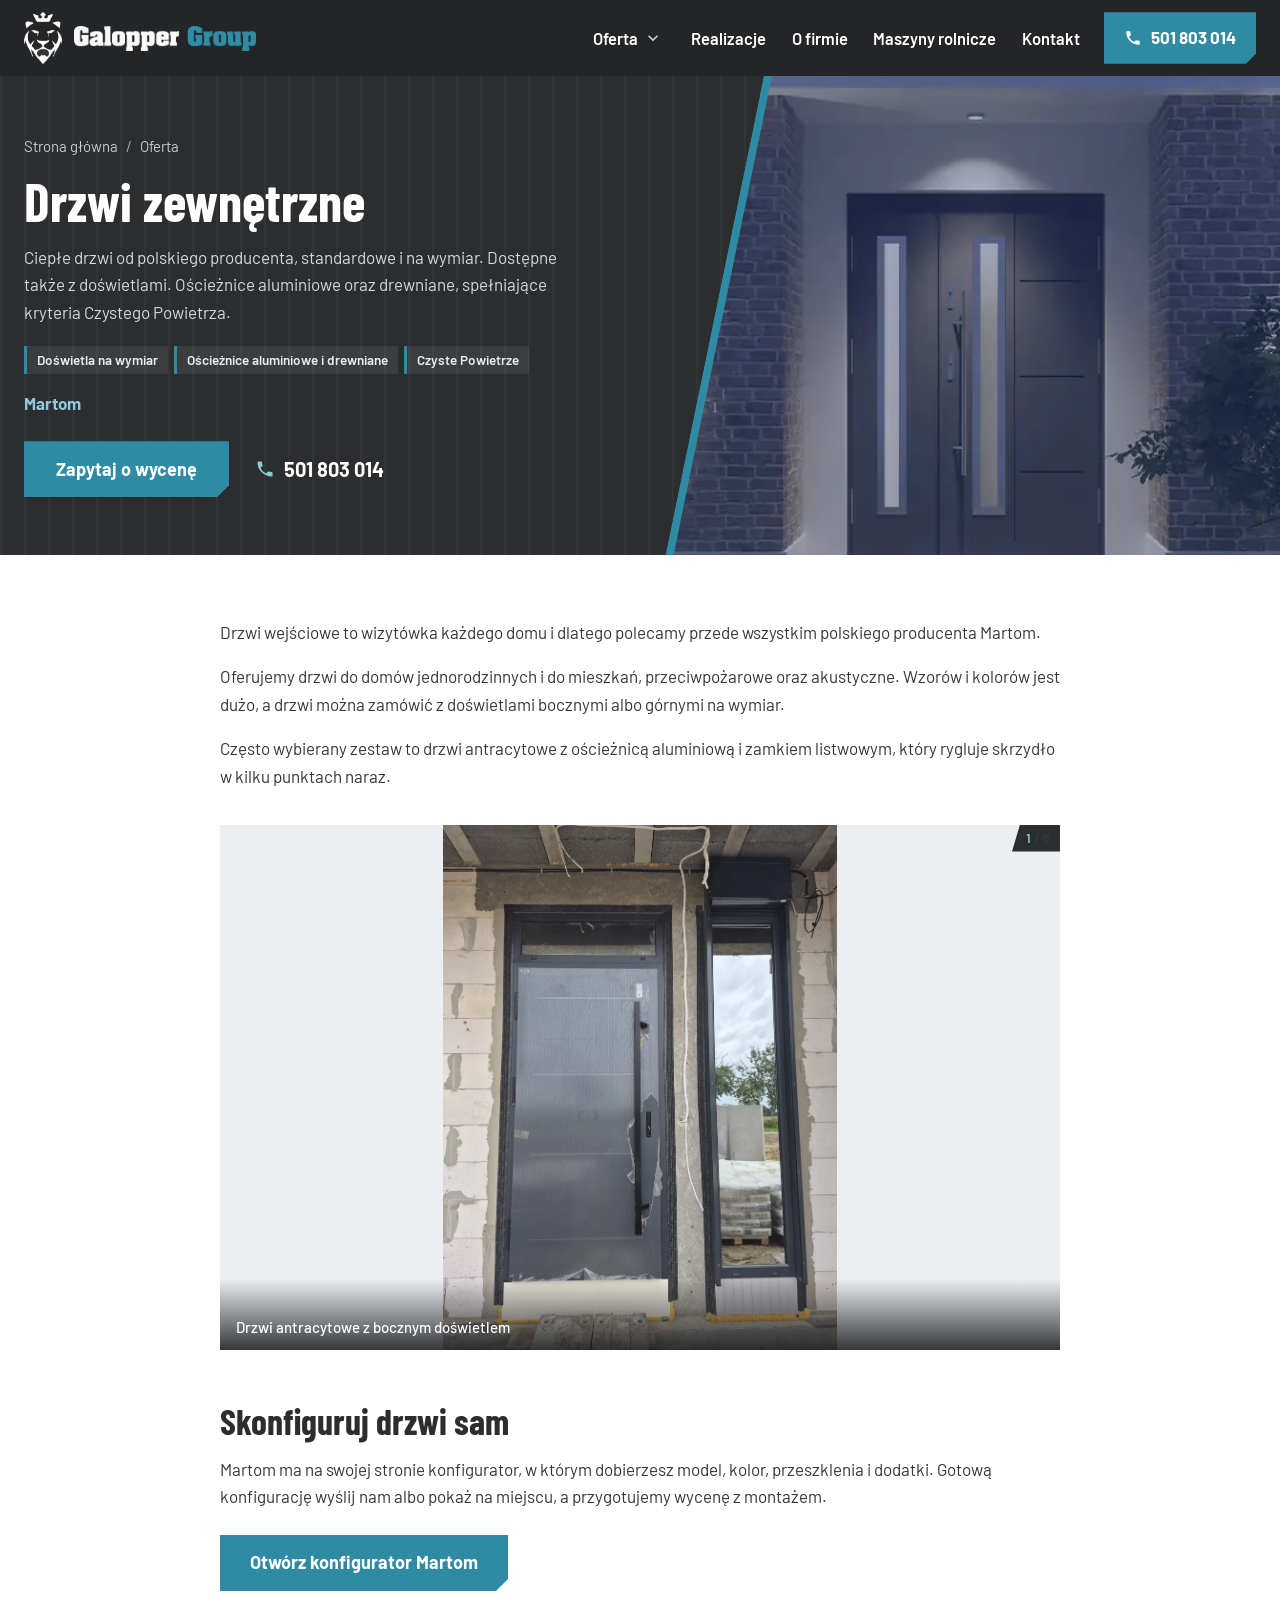
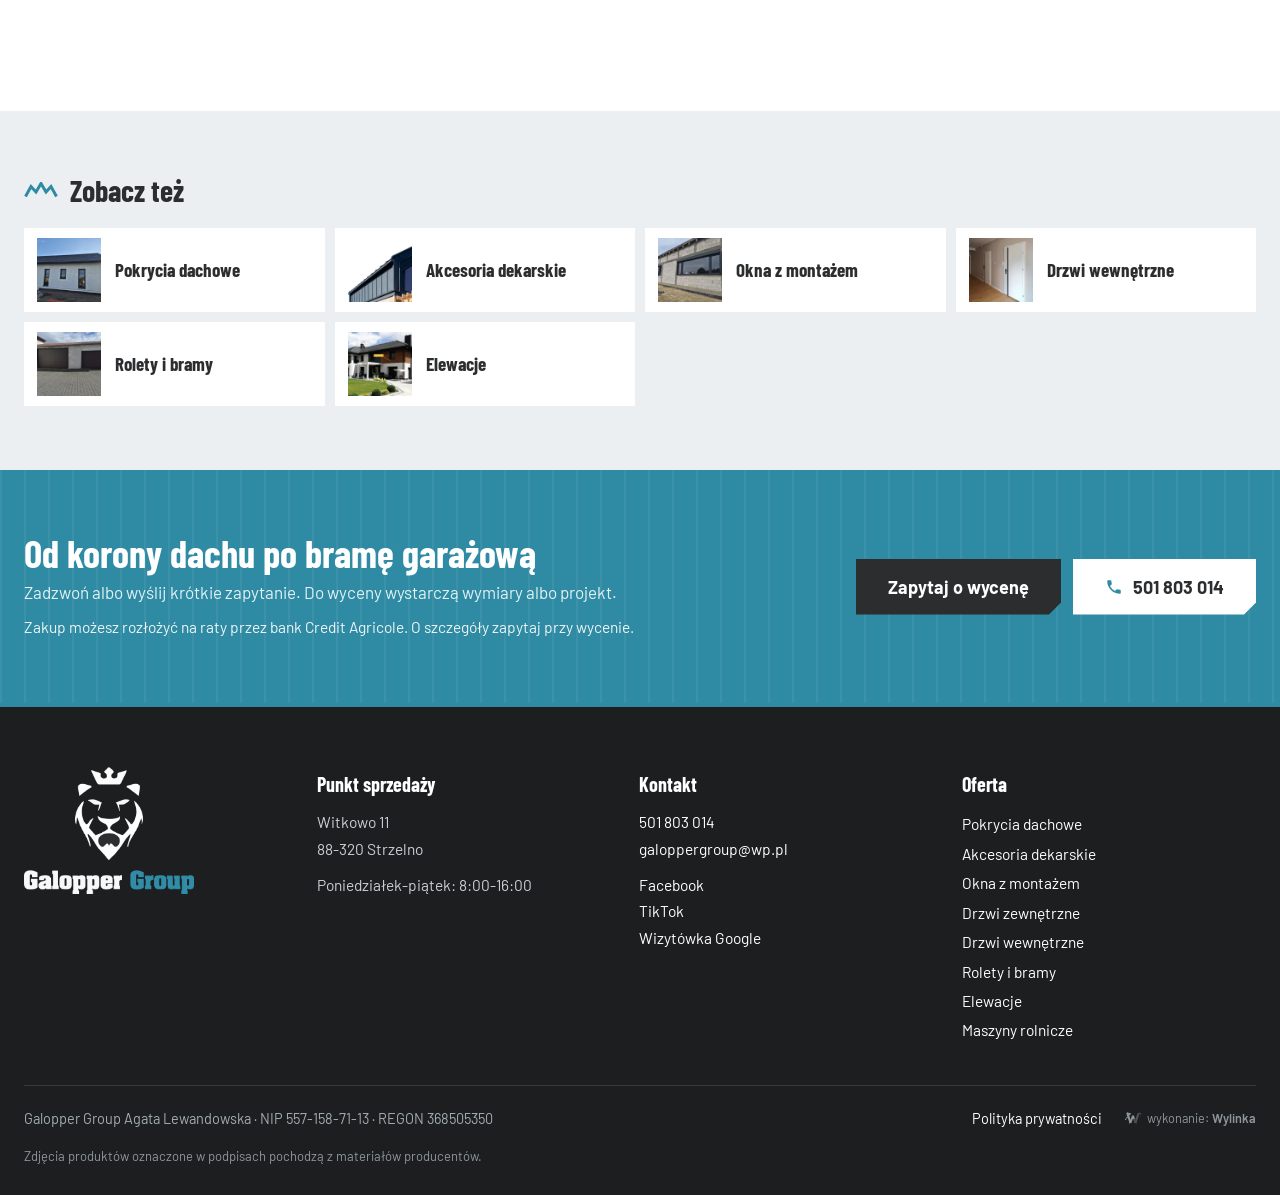
<file: oferta/drzwi-zewnetrzne/index.html>
<!doctype html>
<html lang="pl-PL">
<head>
<meta charset="UTF-8">
<meta name="viewport" content="width=device-width, initial-scale=1, viewport-fit=cover">
<title>Drzwi zewnętrzne Martom z montażem | Galopper Group</title>
<meta name='robots' content='noindex, nofollow' />
<link rel="preload" href="https://disaster26.github.io/galopper-strona/wp-content/themes/galopper/fonts/Barlow-400-latin.woff2" as="font" type="font/woff2" crossorigin>
<link rel="preload" href="https://disaster26.github.io/galopper-strona/wp-content/themes/galopper/fonts/BarlowCondensed-700-latin.woff2" as="font" type="font/woff2" crossorigin>
<meta name="theme-color" content="#ffffff">
<meta name="description" content="Ciepłe drzwi zewnętrzne Martom, standardowe i na wymiar, z doświetlami. Ościeżnice aluminiowe i drewniane spełniające kryteria Czystego Powietrza.">
<meta property="og:type" content="website">
<meta property="og:locale" content="pl_PL">
<meta property="og:site_name" content="Galopper Group">
<meta property="og:title" content="Drzwi zewnętrzne Martom z montażem | Galopper Group">
<meta property="og:description" content="Ciepłe drzwi zewnętrzne Martom, standardowe i na wymiar, z doświetlami. Ościeżnice aluminiowe i drewniane spełniające kryteria Czystego Powietrza.">
<meta property="og:url" content="https://disaster26.github.io/galopper-strona/oferta/drzwi-zewnetrzne/">
<meta property="og:image" content="https://disaster26.github.io/galopper-strona/wp-content/uploads/2026/11/drzwi-martom.webp">
<script type="application/ld+json">{"@context":"https://schema.org","@type":"HomeAndConstructionBusiness","@id":"https://disaster26.github.io/galopper-strona/#firma","name":"Galopper Group Agata Lewandowska","legalName":"Galopper Group AGATA LEWANDOWSKA","url":"https://disaster26.github.io/galopper-strona/","telephone":"+48501803014","email":"galoppergroup@wp.pl","taxID":"5571587113","logo":"https://disaster26.github.io/galopper-strona/wp-content/themes/galopper/img/logo.webp","image":"https://disaster26.github.io/galopper-strona/wp-content/themes/galopper/img/logo.webp","address":{"@type":"PostalAddress","streetAddress":"Witkowo 11","postalCode":"88-320","addressLocality":"Strzelno","addressRegion":"kujawsko-pomorskie","addressCountry":"PL"},"areaServed":"Strzelno i okolice","knowsAbout":["pokrycia dachowe","akcesoria dekarskie","okna PCV","drzwi zewnętrzne","drzwi wewnętrzne","rolety","bramy garażowe","elewacje","maszyny rolnicze"],"identifier":{"@type":"PropertyValue","propertyID":"REGON","value":"368505350"},"geo":{"@type":"GeoCoordinates","latitude":52.59479,"longitude":18.25534},"openingHoursSpecification":[{"@type":"OpeningHoursSpecification","dayOfWeek":["Monday","Tuesday","Wednesday","Thursday","Friday"],"opens":"08:00","closes":"16:00"}],"sameAs":["https://www.facebook.com/blachynadachywitkowo/","https://www.tiktok.com/@galoppergroup","https://www.google.com/maps?cid=14675847081042033631"]}</script>
<link rel='stylesheet' id='galopper-css' href='https://disaster26.github.io/galopper-strona/wp-content/themes/galopper/style.css' media='all' />
<link rel="canonical" href="https://disaster26.github.io/galopper-strona/oferta/drzwi-zewnetrzne/" />
<link rel="icon" href="https://disaster26.github.io/galopper-strona/wp-content/uploads/2026/11/ikona-150x150.webp" sizes="32x32" />
<link rel="icon" href="https://disaster26.github.io/galopper-strona/wp-content/uploads/2026/11/ikona-300x300.webp" sizes="192x192" />
<link rel="apple-touch-icon" href="https://disaster26.github.io/galopper-strona/wp-content/uploads/2026/11/ikona-300x300.webp" />
<meta name="msapplication-TileImage" content="https://disaster26.github.io/galopper-strona/wp-content/uploads/2026/11/ikona-300x300.webp" />
</head>
<body class="wp-singular page-template page-template-tpl-oferta page-template-tpl-oferta-php page page-id-70 page-child parent-pageid-66 wp-embed-responsive wp-theme-galopper">
<a class="pomin" href="#tresc">Przejdź do treści</a>
<header class="top" id="top">
	<div class="top-in">
		<a href="https://disaster26.github.io/galopper-strona/" class="logo" aria-label="Galopper Group: strona główna">
			<img src="https://disaster26.github.io/galopper-strona/wp-content/themes/galopper/img/logo-lew-biala.webp" alt="" class="logo-lew" width="221" height="300">
			<img src="https://disaster26.github.io/galopper-strona/wp-content/themes/galopper/img/logo-napis-biala.webp" alt="Galopper Group" class="logo-napis" width="900" height="124">
		</a>
		<nav class="nav" id="nav" aria-label="Menu główne">
			<ul id="menu-menu-glowne" class="menu"><li id="menu-item-100" class="menu-item menu-item-type-post_type menu-item-object-page current-page-ancestor current-menu-ancestor current-menu-parent current-page-parent current_page_parent current_page_ancestor menu-item-has-children menu-item-100"><a href="https://disaster26.github.io/galopper-strona/oferta/">Oferta</a><button type="button" class="pod-przel" aria-expanded="false" aria-label="Pokaż podstrony: Oferta"><svg viewBox="0 0 24 24" aria-hidden="true" focusable="false"><path d="M7.4 8.6 6 10l6 6 6-6-1.4-1.4-4.6 4.6z"/></svg></button>
<ul class="sub-menu">
	<li id="menu-item-101" class="menu-item menu-item-type-post_type menu-item-object-page menu-item-101"><a href="https://disaster26.github.io/galopper-strona/oferta/pokrycia-dachowe/">Pokrycia dachowe</a></li>
	<li id="menu-item-102" class="menu-item menu-item-type-post_type menu-item-object-page menu-item-102"><a href="https://disaster26.github.io/galopper-strona/oferta/akcesoria-dekarskie/">Akcesoria dekarskie</a></li>
	<li id="menu-item-103" class="menu-item menu-item-type-post_type menu-item-object-page menu-item-103"><a href="https://disaster26.github.io/galopper-strona/oferta/okna/">Okna z montażem</a></li>
	<li id="menu-item-104" class="menu-item menu-item-type-post_type menu-item-object-page current-menu-item page_item page-item-70 current_page_item menu-item-104"><a href="https://disaster26.github.io/galopper-strona/oferta/drzwi-zewnetrzne/" aria-current="page">Drzwi zewnętrzne</a></li>
	<li id="menu-item-105" class="menu-item menu-item-type-post_type menu-item-object-page menu-item-105"><a href="https://disaster26.github.io/galopper-strona/oferta/drzwi-wewnetrzne/">Drzwi wewnętrzne</a></li>
	<li id="menu-item-106" class="menu-item menu-item-type-post_type menu-item-object-page menu-item-106"><a href="https://disaster26.github.io/galopper-strona/oferta/rolety-i-bramy/">Rolety i bramy</a></li>
	<li id="menu-item-107" class="menu-item menu-item-type-post_type menu-item-object-page menu-item-107"><a href="https://disaster26.github.io/galopper-strona/oferta/elewacje/">Elewacje</a></li>
</ul>
</li>
<li id="menu-item-108" class="menu-item menu-item-type-post_type menu-item-object-page menu-item-108"><a href="https://disaster26.github.io/galopper-strona/realizacje/">Realizacje</a></li>
<li id="menu-item-109" class="menu-item menu-item-type-post_type menu-item-object-page menu-item-109"><a href="https://disaster26.github.io/galopper-strona/o-firmie/">O firmie</a></li>
<li id="menu-item-110" class="menu-item menu-item-type-post_type menu-item-object-page menu-item-110"><a href="https://disaster26.github.io/galopper-strona/maszyny-rolnicze/">Maszyny rolnicze</a></li>
<li id="menu-item-111" class="menu-item menu-item-type-post_type menu-item-object-page menu-item-111"><a href="https://disaster26.github.io/galopper-strona/kontakt/">Kontakt</a></li>
</ul>			<a href="tel:+48501803014" class="nav-tel">Zadzwoń: 501 803 014</a>
		</nav>
		<a href="tel:+48501803014" class="top-tel" aria-label="Zadzwoń: 501 803 014">
			<svg viewBox="0 0 24 24" aria-hidden="true" focusable="false"><path d="M6.6 10.8a15.1 15.1 0 0 0 6.6 6.6l2.2-2.2a1 1 0 0 1 1-.25 11.4 11.4 0 0 0 3.6.57 1 1 0 0 1 1 1V20a1 1 0 0 1-1 1A17 17 0 0 1 3 4a1 1 0 0 1 1-1h3.5a1 1 0 0 1 1 1c0 1.25.2 2.45.57 3.57a1 1 0 0 1-.25 1z"/></svg>			<span>501 803 014</span>
		</a>
		<button class="burger" id="burger" type="button" aria-label="Otwórz menu" aria-expanded="false" aria-controls="nav"><span></span><span></span><span></span></button>
	</div>
</header>
<main id="tresc">
	<section class="podstrona-glowa oferta-glowa z-foto">
		<div class="wrap pg-in">
			<div class="pg-txt">
				<nav class="okruszki" aria-label="Jesteś tutaj">
	<a href="https://disaster26.github.io/galopper-strona/">Strona główna</a>
	<span aria-hidden="true">/</span><a href="https://disaster26.github.io/galopper-strona/oferta/">Oferta</a></nav>
				<h1>Drzwi zewnętrzne</h1>
				<p class="lead">Ciepłe drzwi od polskiego producenta, standardowe i na wymiar. Dostępne także z doświetlami. Ościeżnice aluminiowe oraz drewniane, spełniające kryteria Czystego Powietrza.</p>				<ul class="cechy cechy-ciemne"><li>Doświetla na wymiar</li><li>Ościeżnice aluminiowe i drewniane</li><li>Czyste Powietrze</li></ul>				<p class="pg-marki">Martom</p>				<div class="pg-cta" id="hero-cta">
					<a href="https://disaster26.github.io/galopper-strona/kontakt/?rodzaj=drzwi-zewnetrzne#formularz" class="btn">Zapytaj o wycenę</a>
					<a href="tel:+48501803014" class="pg-tel"><svg viewBox="0 0 24 24" aria-hidden="true" focusable="false"><path d="M6.6 10.8a15.1 15.1 0 0 0 6.6 6.6l2.2-2.2a1 1 0 0 1 1-.25 11.4 11.4 0 0 0 3.6.57 1 1 0 0 1 1 1V20a1 1 0 0 1-1 1A17 17 0 0 1 3 4a1 1 0 0 1 1-1h3.5a1 1 0 0 1 1 1c0 1.25.2 2.45.57 3.57a1 1 0 0 1-.25 1z"/></svg>501 803 014</a>
				</div>
			</div>
							<figure class="pg-foto"><img width="540" height="440" src="https://disaster26.github.io/galopper-strona/wp-content/uploads/2026/11/drzwi-martom.webp" class="attachment-large size-large wp-post-image" alt="Grafitowe drzwi zewnętrzne Martom z dwoma pionowymi przeszkleniami" sizes="(max-width: 760px) 100vw, 50vw" loading="eager" fetchpriority="high" decoding="async" srcset="https://disaster26.github.io/galopper-strona/wp-content/uploads/2026/11/drzwi-martom.webp 540w, https://disaster26.github.io/galopper-strona/wp-content/uploads/2026/11/drzwi-martom-300x244.webp 300w" /></figure>
					</div>
	</section>
	<section class="sekcja tresc-sekcja">
		<div class="wrap waska tresc-bloki">
			<p class="wp-block-paragraph">Drzwi wejściowe to wizytówka każdego domu i dlatego polecamy przede wszystkim polskiego producenta Martom.</p>

<p class="wp-block-paragraph">Oferujemy drzwi do domów jednorodzinnych i do mieszkań, przeciwpożarowe oraz akustyczne. Wzorów i kolorów jest dużo, a drzwi można zamówić z doświetlami bocznymi albo górnymi na wymiar.</p>

<p class="wp-block-paragraph">Często wybierany zestaw to drzwi antracytowe z ościeżnicą aluminiową i zamkiem listwowym, który rygluje skrzydło w kilku punktach naraz.</p>

<div class="karuzela k-tresc wiele" data-karuzela><div class="k-tor" tabindex="0" role="group" aria-roledescription="karuzela" aria-label="Galeria zdjęć"><figure class="k-slajd" aria-label="1 z 6"><img width="825" height="1100" src="https://disaster26.github.io/galopper-strona/wp-content/uploads/2026/11/drzwi-antracyt.webp" class="attachment-gg-duze size-gg-duze" alt="Antracytowe drzwi zewnętrzne z długim pochwytem i bocznym doświetlem" sizes="(max-width: 760px) 100vw, 860px" loading="lazy" decoding="async" srcset="https://disaster26.github.io/galopper-strona/wp-content/uploads/2026/11/drzwi-antracyt.webp 825w, https://disaster26.github.io/galopper-strona/wp-content/uploads/2026/11/drzwi-antracyt-225x300.webp 225w, https://disaster26.github.io/galopper-strona/wp-content/uploads/2026/11/drzwi-antracyt-768x1024.webp 768w" /><figcaption>Drzwi antracytowe z bocznym doświetlem</figcaption></figure><figure class="k-slajd" aria-label="2 z 6"><img width="619" height="1100" src="https://disaster26.github.io/galopper-strona/wp-content/uploads/2026/11/drzwi-zloty-dab.webp" class="attachment-gg-duze size-gg-duze" alt="Drzwi zewnętrzne w okleinie złoty dąb z ozdobnym przeszkleniem i doświetlem" sizes="(max-width: 760px) 100vw, 860px" loading="lazy" decoding="async" srcset="https://disaster26.github.io/galopper-strona/wp-content/uploads/2026/11/drzwi-zloty-dab.webp 619w, https://disaster26.github.io/galopper-strona/wp-content/uploads/2026/11/drzwi-zloty-dab-169x300.webp 169w, https://disaster26.github.io/galopper-strona/wp-content/uploads/2026/11/drzwi-zloty-dab-576x1024.webp 576w" /><figcaption>Drzwi w kolorze złoty dąb z doświetlem</figcaption></figure><figure class="k-slajd" aria-label="3 z 6"><img width="825" height="1100" src="https://disaster26.github.io/galopper-strona/wp-content/uploads/2026/11/drzwi-orzech.webp" class="attachment-gg-duze size-gg-duze" alt="Drzwi zewnętrzne w okleinie orzech z pionowym przeszkleniem" sizes="(max-width: 760px) 100vw, 860px" loading="lazy" decoding="async" srcset="https://disaster26.github.io/galopper-strona/wp-content/uploads/2026/11/drzwi-orzech.webp 825w, https://disaster26.github.io/galopper-strona/wp-content/uploads/2026/11/drzwi-orzech-225x300.webp 225w, https://disaster26.github.io/galopper-strona/wp-content/uploads/2026/11/drzwi-orzech-768x1024.webp 768w" /><figcaption>Drzwi w okleinie orzech z przeszkleniem</figcaption></figure><figure class="k-slajd" aria-label="4 z 6"><img width="555" height="1100" src="https://disaster26.github.io/galopper-strona/wp-content/uploads/2026/11/drzwi-szare.webp" class="attachment-gg-duze size-gg-duze" alt="Szare drzwi zewnętrzne z bocznym przeszkleniem w nowym budynku" sizes="(max-width: 760px) 100vw, 860px" loading="lazy" decoding="async" srcset="https://disaster26.github.io/galopper-strona/wp-content/uploads/2026/11/drzwi-szare.webp 555w, https://disaster26.github.io/galopper-strona/wp-content/uploads/2026/11/drzwi-szare-151x300.webp 151w, https://disaster26.github.io/galopper-strona/wp-content/uploads/2026/11/drzwi-szare-517x1024.webp 517w" /><figcaption>Szare drzwi z bocznym przeszkleniem</figcaption></figure><figure class="k-slajd" aria-label="5 z 6"><img width="825" height="1100" src="https://disaster26.github.io/galopper-strona/wp-content/uploads/2026/11/drzwi-granat.webp" class="attachment-gg-duze size-gg-duze" alt="Granatowe drzwi zewnętrzne zamontowane w nowym budynku" sizes="(max-width: 760px) 100vw, 860px" loading="lazy" decoding="async" srcset="https://disaster26.github.io/galopper-strona/wp-content/uploads/2026/11/drzwi-granat.webp 825w, https://disaster26.github.io/galopper-strona/wp-content/uploads/2026/11/drzwi-granat-225x300.webp 225w, https://disaster26.github.io/galopper-strona/wp-content/uploads/2026/11/drzwi-granat-768x1024.webp 768w" /><figcaption>Granatowe drzwi w nowym budynku</figcaption></figure><figure class="k-slajd" aria-label="6 z 6"><img width="540" height="440" src="https://disaster26.github.io/galopper-strona/wp-content/uploads/2026/11/drzwi-martom.webp" class="attachment-gg-duze size-gg-duze" alt="Grafitowe drzwi zewnętrzne Martom z dwoma pionowymi przeszkleniami" sizes="(max-width: 760px) 100vw, 860px" loading="lazy" decoding="async" srcset="https://disaster26.github.io/galopper-strona/wp-content/uploads/2026/11/drzwi-martom.webp 540w, https://disaster26.github.io/galopper-strona/wp-content/uploads/2026/11/drzwi-martom-300x244.webp 300w" /><figcaption>Grafitowe drzwi Martom z przeszkleniami (zdjęcie producenta)</figcaption></figure></div><button type="button" class="k-strz k-pop" aria-label="Poprzednie zdjęcie"><svg viewBox="0 0 24 24" aria-hidden="true" focusable="false"><path d="M15.4 5.4 14 4l-8 8 8 8 1.4-1.4L8.8 12z"/></svg></button><button type="button" class="k-strz k-nast" aria-label="Następne zdjęcie"><svg viewBox="0 0 24 24" aria-hidden="true" focusable="false"><path d="M8.6 18.6 10 20l8-8-8-8-1.4 1.4 6.6 6.6z"/></svg></button><p class="k-licznik" aria-hidden="true"><span>1</span> / 6</p></div>

<h2 class="wp-block-heading">Skonfiguruj drzwi sam</h2>

<p class="wp-block-paragraph">Martom ma na swojej stronie konfigurator, w którym dobierzesz model, kolor, przeszklenia i dodatki. Gotową konfigurację wyślij nam albo pokaż na miejscu, a przygotujemy wycenę z montażem.</p>

<div class="wp-block-buttons is-layout-flex wp-block-buttons-is-layout-flex"><div class="wp-block-button"><a class="wp-block-button__link wp-element-button" href="https://konfigurator.drzwimartom.pl/" target="_blank" rel="noreferrer noopener">Otwórz konfigurator Martom</a></div></div>

		</div>
	</section>
	<section class="inne">
	<div class="wrap">
		<h2>Zobacz też</h2>
		<ul class="inne-lista">
							<li><a href="https://disaster26.github.io/galopper-strona/oferta/pokrycia-dachowe/">
					<img width="150" height="150" src="https://disaster26.github.io/galopper-strona/wp-content/uploads/2026/11/dach-grafit-nowy-150x150.webp" class="attachment-thumbnail size-thumbnail wp-post-image" alt="" loading="lazy" decoding="async" />					<span>Pokrycia dachowe</span>
				</a></li>
							<li><a href="https://disaster26.github.io/galopper-strona/oferta/akcesoria-dekarskie/">
					<img width="150" height="150" src="https://disaster26.github.io/galopper-strona/wp-content/uploads/2026/11/bratex-obrobki-150x150.webp" class="attachment-thumbnail size-thumbnail wp-post-image" alt="" loading="lazy" decoding="async" />					<span>Akcesoria dekarskie</span>
				</a></li>
							<li><a href="https://disaster26.github.io/galopper-strona/oferta/okna/">
					<img width="150" height="150" src="https://disaster26.github.io/galopper-strona/wp-content/uploads/2026/11/okna-antracyt-budowa-150x150.webp" class="attachment-thumbnail size-thumbnail wp-post-image" alt="" loading="lazy" decoding="async" />					<span>Okna z montażem</span>
				</a></li>
							<li><a href="https://disaster26.github.io/galopper-strona/oferta/drzwi-wewnetrzne/">
					<img width="150" height="150" src="https://disaster26.github.io/galopper-strona/wp-content/uploads/2026/11/dre-montaz-korytarz-150x150.webp" class="attachment-thumbnail size-thumbnail wp-post-image" alt="" loading="lazy" decoding="async" />					<span>Drzwi wewnętrzne</span>
				</a></li>
							<li><a href="https://disaster26.github.io/galopper-strona/oferta/rolety-i-bramy/">
					<img width="150" height="150" src="https://disaster26.github.io/galopper-strona/wp-content/uploads/2026/11/brama-podwojna-150x150.webp" class="attachment-thumbnail size-thumbnail wp-post-image" alt="" loading="lazy" decoding="async" />					<span>Rolety i bramy</span>
				</a></li>
							<li><a href="https://disaster26.github.io/galopper-strona/oferta/elewacje/">
					<img width="150" height="150" src="https://disaster26.github.io/galopper-strona/wp-content/uploads/2026/11/kosbud-deska-150x150.webp" class="attachment-thumbnail size-thumbnail wp-post-image" alt="" loading="lazy" decoding="async" />					<span>Elewacje</span>
				</a></li>
					</ul>
	</div>
</section>
<section class="cta-pas">
	<div class="wrap cta-in">
		<div>
			<h2>Od korony dachu po bramę garażową</h2>
			<p>Zadzwoń albo wyślij krótkie zapytanie. Do wyceny wystarczą wymiary albo projekt.</p>
			<p class="cta-raty">Zakup możesz rozłożyć na raty przez bank Credit Agricole. O szczegóły zapytaj przy wycenie.</p>		</div>
		<div class="cta-przyciski">
			<a href="https://disaster26.github.io/galopper-strona/kontakt/?rodzaj=drzwi-zewnetrzne#formularz" class="btn">Zapytaj o wycenę</a>
			<a href="tel:+48501803014" class="btn btn-ciemny"><svg viewBox="0 0 24 24" aria-hidden="true" focusable="false"><path d="M6.6 10.8a15.1 15.1 0 0 0 6.6 6.6l2.2-2.2a1 1 0 0 1 1-.25 11.4 11.4 0 0 0 3.6.57 1 1 0 0 1 1 1V20a1 1 0 0 1-1 1A17 17 0 0 1 3 4a1 1 0 0 1 1-1h3.5a1 1 0 0 1 1 1c0 1.25.2 2.45.57 3.57a1 1 0 0 1-.25 1z"/></svg>501 803 014</a>
		</div>
	</div>
</section>
</main>

<footer class="stopka">
	<div class="wrap">
		<div class="stopka-g">
			<div>
				<img src="https://disaster26.github.io/galopper-strona/wp-content/themes/galopper/img/logo-biala.webp" alt="Galopper Group" class="stopka-logo" width="520" height="385" loading="lazy" decoding="async">
			</div>
			<div>
				<p class="stopka-h">Punkt sprzedaży</p>
				<p>Witkowo 11<br>88-320 Strzelno</p>
									<p class="stopka-godz">Poniedziałek-piątek: 8:00-16:00</p>
							</div>
			<div>
				<p class="stopka-h">Kontakt</p>
				<p><a href="tel:+48501803014">501 803 014</a><br><a href="mailto:galoppergroup@wp.pl">galoppergroup@wp.pl</a></p>
				<p>
					<a href="https://www.facebook.com/blachynadachywitkowo/" target="_blank" rel="noopener">Facebook</a><br>					<a href="https://www.tiktok.com/@galoppergroup" target="_blank" rel="noopener">TikTok</a><br>					<a href="https://www.google.com/maps?cid=14675847081042033631" target="_blank" rel="noopener">Wizytówka Google</a>				</p>
			</div>
			<div>
				<p class="stopka-h">Oferta</p>
				<ul class="stopka-lista">
											<li><a href="https://disaster26.github.io/galopper-strona/oferta/pokrycia-dachowe/">Pokrycia dachowe</a></li>
											<li><a href="https://disaster26.github.io/galopper-strona/oferta/akcesoria-dekarskie/">Akcesoria dekarskie</a></li>
											<li><a href="https://disaster26.github.io/galopper-strona/oferta/okna/">Okna z montażem</a></li>
											<li><a href="https://disaster26.github.io/galopper-strona/oferta/drzwi-zewnetrzne/">Drzwi zewnętrzne</a></li>
											<li><a href="https://disaster26.github.io/galopper-strona/oferta/drzwi-wewnetrzne/">Drzwi wewnętrzne</a></li>
											<li><a href="https://disaster26.github.io/galopper-strona/oferta/rolety-i-bramy/">Rolety i bramy</a></li>
											<li><a href="https://disaster26.github.io/galopper-strona/oferta/elewacje/">Elewacje</a></li>
																<li><a href="https://disaster26.github.io/galopper-strona/maszyny-rolnicze/">Maszyny rolnicze</a></li>
									</ul>
			</div>
		</div>
		<div class="stopka-dol">
			<p>Galopper Group Agata Lewandowska · NIP 557-158-71-13 · REGON 368505350</p>
			<p class="stopka-linki">
				<a href="https://disaster26.github.io/galopper-strona/polityka-prywatnosci/">Polityka prywatności</a>				<a class="wylinka-badge" href="https://wylinka.pl/?utm_source=galoppergroup.pl&amp;utm_medium=stopka&amp;utm_campaign=wykonanie" rel="noopener" title="Strona wykonana przez Wylinka"><svg viewBox="0 0 64 64" aria-hidden="true" focusable="false" fill="currentColor"><path d="M9.8 22.8l-1.2-7.9 2.2-3.7 15.5 4.6-.5 1.5-7.2 5.5 4.7 15.6 5-15.6 7 0 4.1 12.7-4.2-.9-2.6 1.8-.8-2.2-5.3 15.6-4.3 0 .4 .2-2.1 2.8-1.3-1.1 1.1-1.4-3.1 .2-.1-1.7 2.2-.1-5.7-16.5-4.8 .6-.8 3.1 0 .5-.3 .5 .8 2.2-1.6 .5-.4-1.3-.8 1.6-1.5-.8 .8-1.6-1.4 .6-.6-1.6 2.3-.8 .2-.4 1.3-4.8 5.9-.8-2.4-6.9zM15.2 13.7l-.1-.4-.4 .8-.1 .8 .1 1 .1 .4 .3 .7 .3-.9 .1-.7 0-.8z"/><path class="wy-pod" d="M37.1 49.8l-4.5-13.3 2.6-1.8 4.2 .9 .9 2.8 3-9.7 0-.5 .1-.8 3.2-8.4 .5-1 .6-1 .9-1.1 1.3-1 1.1-.7 1.4-.5 1.4-.3 .7 0 .9 0 1.2 .3 1.4 .6 .8 .5 .7 .7 .6 .7 .5 .9 .3 .9 .1 .9 0 .8-.2 .9-.5 .9-.5 .6-.7 .5-.7 .3-.1-.1 0-.1 .5-.5 .3-.7 .2-.5 0-.6-.1-.6-.3-.7-.4-.5-.4-.4-.5-.3-.6-.3-.7 0-.7 .1-.6 .1-.5 .4-.5 .5-.3 .5-.2 .7-.1 1.5-1.4 5.1-.8 3.3-.3 .7-.5 .7-6 17.5 1.9 .1-.1 1.7-3.1-.2 1.1 1.4-1.3 1.1-2.1-2.8 .4-.2z"/><path class="wy-old" d="M40.8 50l.4-.2-4.1 0-4.2-12.5 2.5-1.7 4.3 .9 .6 1.9 .6-1.6 0-.3 2.4-7.8 0-.5 .1-.8 3.2-8.4 .4-.8 .6-.9 .9-1.2 .9-.9 1.3-.8 1.4-.6 1.2-.3 1.4-.1 1.3 .1 .6 .2 .8 .3 1.1 .6 .9 .7 .7 .9 .5 .9 .3 .9 .1 1.1-.1 .9-.3 .9-.4 .7-.6 .7-.6 .4-.6 .2-.1-.1 0-.1 .5-.5 .3-.7 .2-.5 0-.5-.1-.6-.2-.6-.3-.5-.4-.5-.5-.3-.6-.3-.7-.1-.6 0-.6 .1-.6 .3-.6 .5-.3 .4-.2 .5-.1 .5-.1 1.5-1.4 5.1-.8 3.3-.3 .7-.5 .7-6 17.5 1.9 .1-.1 1.7-3.1-.2 1.1 1.4-1.3 1.1zM49.6 17.1l.6 1.7-1.5 1.9 .4 .4 1.8-2.1-.7-2.1zM48.1 28.3l.5 1.8-1.7 1.8 .4 .4 1.9-2-.6-2.2zM37.9 41.7l1.7-1.5-.4-.4-1.7 1.4zM42.6 38.7l-1.5 2.8 1.1 2-1.3 2.6 .5 .2 1.5-2.8-1.1-2 1.4-2.5z"/></svg><span>wykonanie: <b>Wylinka</b></span></a>
			</p>
		</div>
		<p class="stopka-przypis">Zdjęcia produktów oznaczone w podpisach pochodzą z materiałów producentów.</p>
	</div>
</footer>

<div class="mob" id="mob">
	<a href="tel:+48501803014" class="mob-tel"><svg viewBox="0 0 24 24" aria-hidden="true" focusable="false"><path d="M6.6 10.8a15.1 15.1 0 0 0 6.6 6.6l2.2-2.2a1 1 0 0 1 1-.25 11.4 11.4 0 0 0 3.6.57 1 1 0 0 1 1 1V20a1 1 0 0 1-1 1A17 17 0 0 1 3 4a1 1 0 0 1 1-1h3.5a1 1 0 0 1 1 1c0 1.25.2 2.45.57 3.57a1 1 0 0 1-.25 1z"/></svg> Zadzwoń</a>
	<a href="https://disaster26.github.io/galopper-strona/kontakt/#formularz" class="mob-cta">Zapytaj o wycenę</a>
</div>
<script type="speculationrules">
{"prefetch":[{"source":"document","where":{"and":[{"href_matches":"/*"},{"not":{"href_matches":["/wp-*.php","/wp-admin/*","/wp-content/uploads/*","/wp-content/*","/wp-content/plugins/*","/wp-content/themes/galopper/*","/*\\?(.+)"]}},{"not":{"selector_matches":"a[rel~=\"nofollow\"]"}},{"not":{"selector_matches":".no-prefetch, .no-prefetch a"}}]},"eagerness":"conservative"}]}
</script>
<script data-wp-strategy="defer" defer id="galopper-js" src="https://disaster26.github.io/galopper-strona/wp-content/themes/galopper/js/app.js"></script>
</body>
</html>
</file>
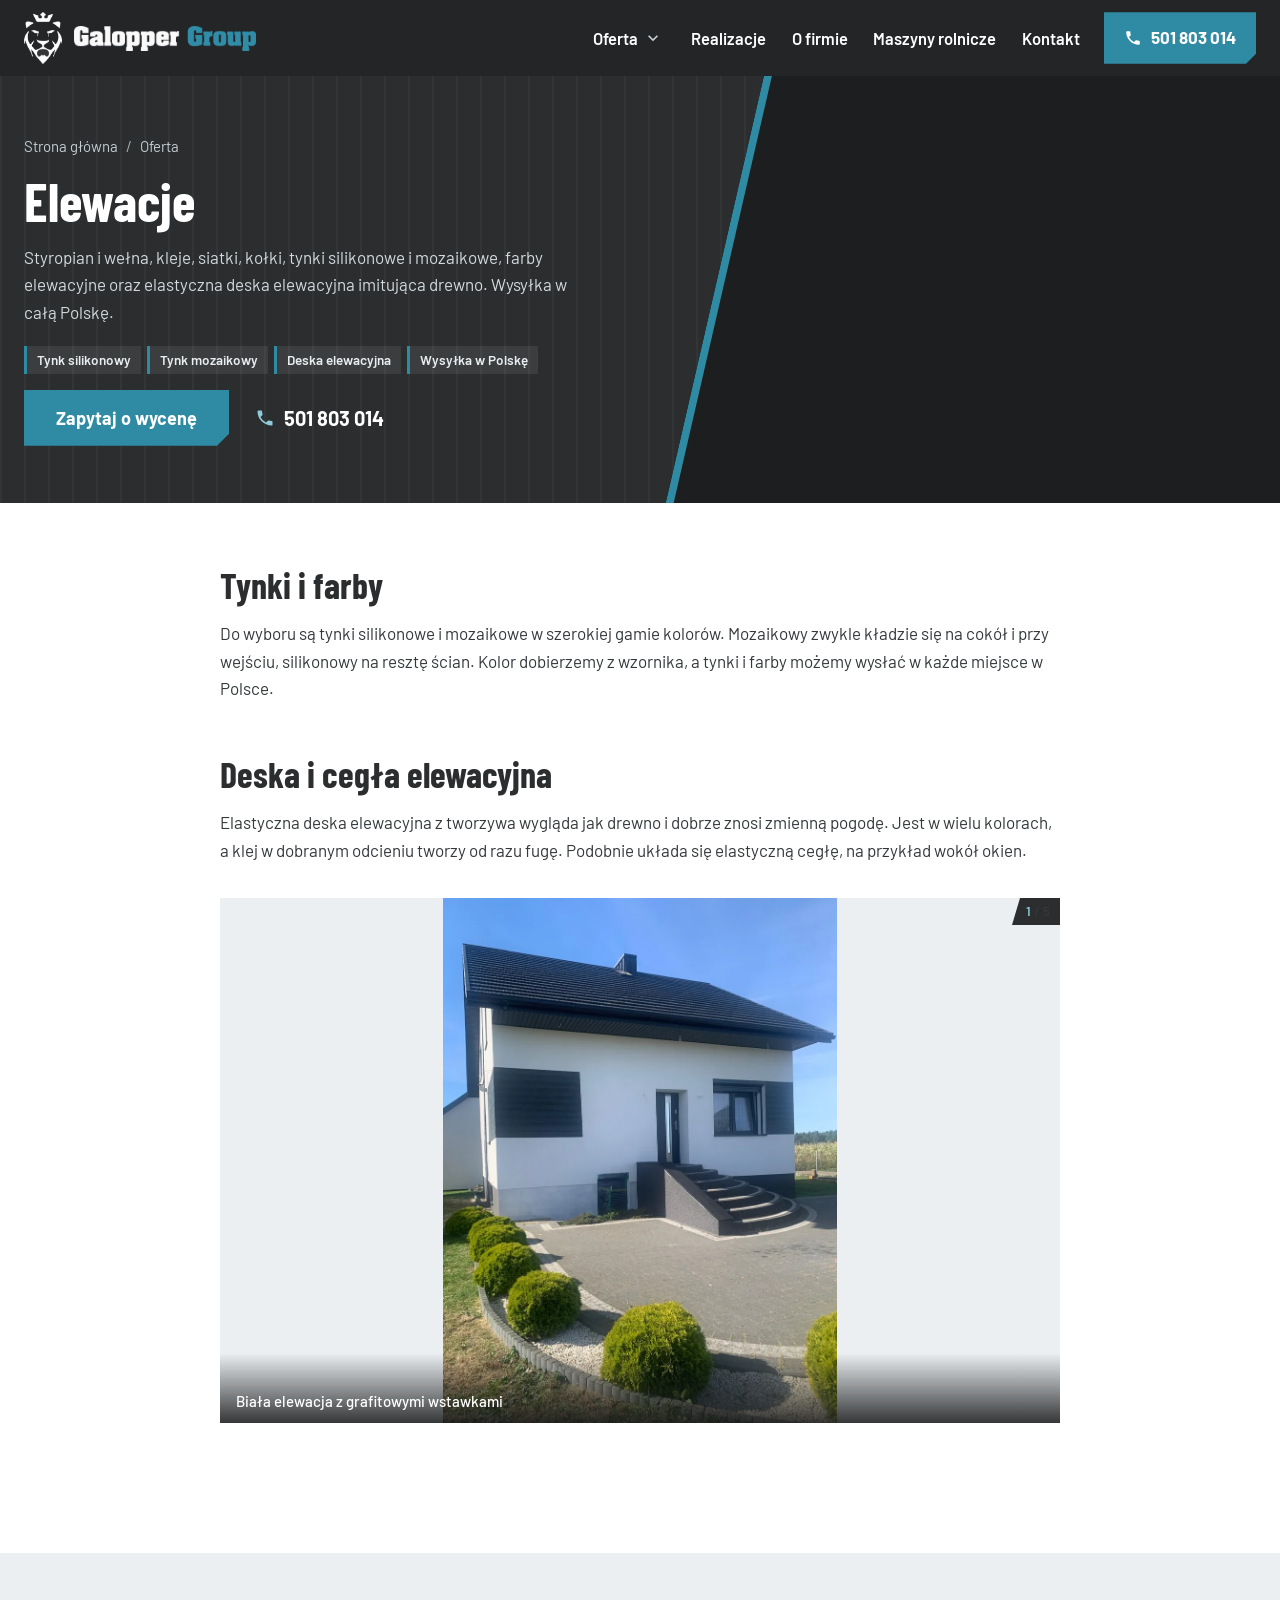
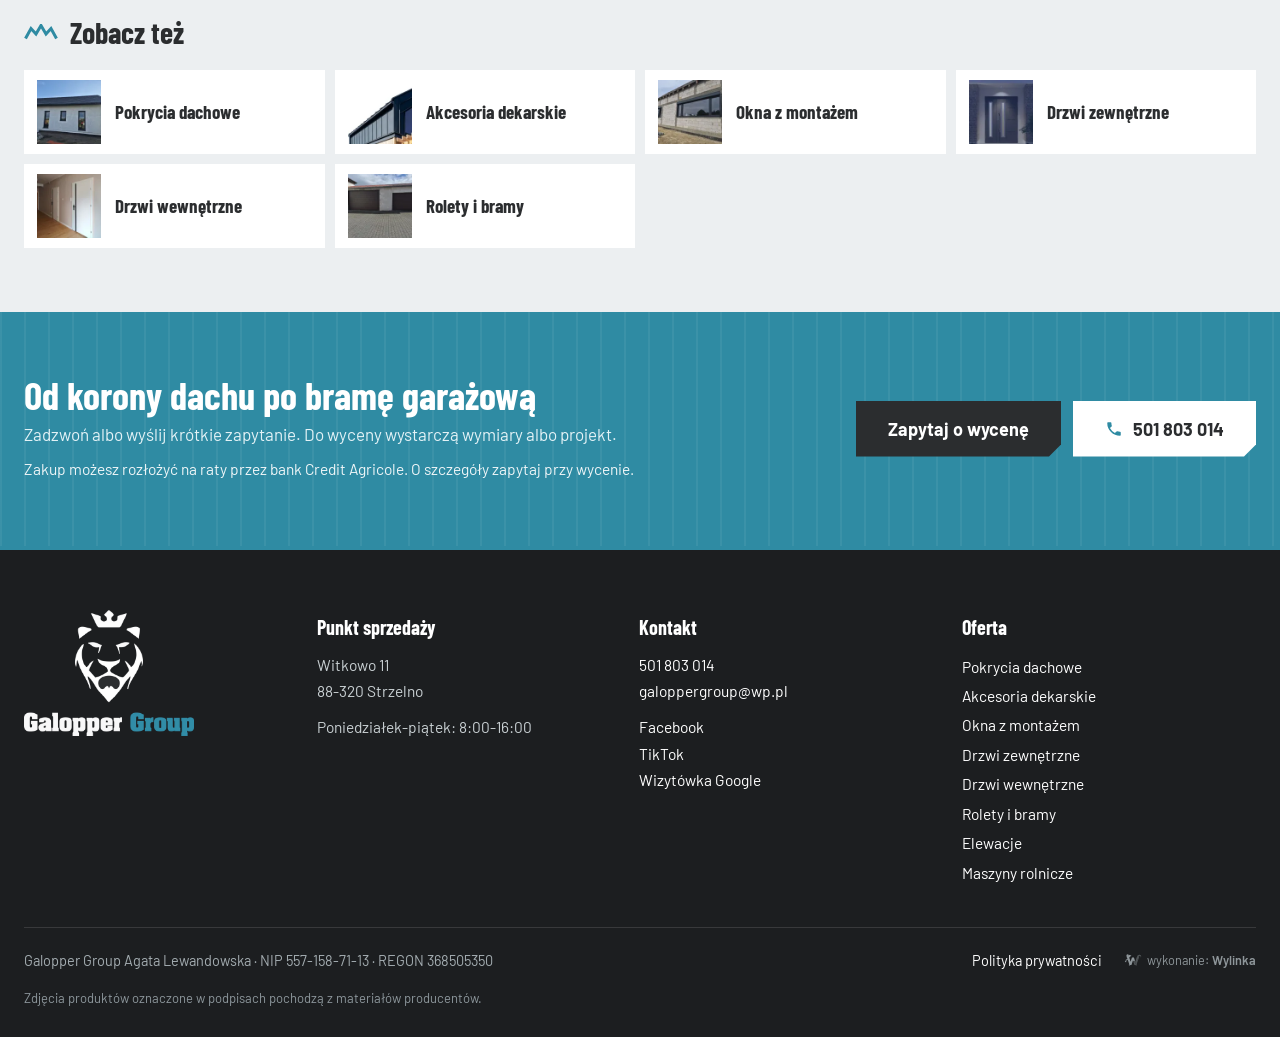
<file: oferta/elewacje/index.html>
<!doctype html>
<html lang="pl-PL">
<head>
<meta charset="UTF-8">
<meta name="viewport" content="width=device-width, initial-scale=1, viewport-fit=cover">
<title>Elewacje: styropian, tynki, farby, deska elewacyjna | Galopper Group</title>
<meta name='robots' content='noindex, nofollow' />
<link rel="preload" href="https://disaster26.github.io/galopper-strona/wp-content/themes/galopper/fonts/Barlow-400-latin.woff2" as="font" type="font/woff2" crossorigin>
<link rel="preload" href="https://disaster26.github.io/galopper-strona/wp-content/themes/galopper/fonts/BarlowCondensed-700-latin.woff2" as="font" type="font/woff2" crossorigin>
<meta name="theme-color" content="#ffffff">
<meta name="description" content="Styropian i wełna, kleje, siatki, kołki, tynki silikonowe i mozaikowe, farby elewacyjne oraz elastyczna deska elewacyjna. Wysyłka w całą Polskę.">
<meta property="og:type" content="website">
<meta property="og:locale" content="pl_PL">
<meta property="og:site_name" content="Galopper Group">
<meta property="og:title" content="Elewacje: styropian, tynki, farby, deska elewacyjna | Galopper Group">
<meta property="og:description" content="Styropian i wełna, kleje, siatki, kołki, tynki silikonowe i mozaikowe, farby elewacyjne oraz elastyczna deska elewacyjna. Wysyłka w całą Polskę.">
<meta property="og:url" content="https://disaster26.github.io/galopper-strona/oferta/elewacje/">
<meta property="og:image" content="https://disaster26.github.io/galopper-strona/wp-content/uploads/2026/11/kosbud-deska.webp">
<script type="application/ld+json">{"@context":"https://schema.org","@type":"HomeAndConstructionBusiness","@id":"https://disaster26.github.io/galopper-strona/#firma","name":"Galopper Group Agata Lewandowska","legalName":"Galopper Group AGATA LEWANDOWSKA","url":"https://disaster26.github.io/galopper-strona/","telephone":"+48501803014","email":"galoppergroup@wp.pl","taxID":"5571587113","logo":"https://disaster26.github.io/galopper-strona/wp-content/themes/galopper/img/logo.webp","image":"https://disaster26.github.io/galopper-strona/wp-content/themes/galopper/img/logo.webp","address":{"@type":"PostalAddress","streetAddress":"Witkowo 11","postalCode":"88-320","addressLocality":"Strzelno","addressRegion":"kujawsko-pomorskie","addressCountry":"PL"},"areaServed":"Strzelno i okolice","knowsAbout":["pokrycia dachowe","akcesoria dekarskie","okna PCV","drzwi zewnętrzne","drzwi wewnętrzne","rolety","bramy garażowe","elewacje","maszyny rolnicze"],"identifier":{"@type":"PropertyValue","propertyID":"REGON","value":"368505350"},"geo":{"@type":"GeoCoordinates","latitude":52.59479,"longitude":18.25534},"openingHoursSpecification":[{"@type":"OpeningHoursSpecification","dayOfWeek":["Monday","Tuesday","Wednesday","Thursday","Friday"],"opens":"08:00","closes":"16:00"}],"sameAs":["https://www.facebook.com/blachynadachywitkowo/","https://www.tiktok.com/@galoppergroup","https://www.google.com/maps?cid=14675847081042033631"]}</script>
<link rel='stylesheet' id='galopper-css' href='https://disaster26.github.io/galopper-strona/wp-content/themes/galopper/style.css' media='all' />
<link rel="canonical" href="https://disaster26.github.io/galopper-strona/oferta/elewacje/" />
<link rel="icon" href="https://disaster26.github.io/galopper-strona/wp-content/uploads/2026/11/ikona-150x150.webp" sizes="32x32" />
<link rel="icon" href="https://disaster26.github.io/galopper-strona/wp-content/uploads/2026/11/ikona-300x300.webp" sizes="192x192" />
<link rel="apple-touch-icon" href="https://disaster26.github.io/galopper-strona/wp-content/uploads/2026/11/ikona-300x300.webp" />
<meta name="msapplication-TileImage" content="https://disaster26.github.io/galopper-strona/wp-content/uploads/2026/11/ikona-300x300.webp" />
</head>
<body class="wp-singular page-template page-template-tpl-oferta page-template-tpl-oferta-php page page-id-73 page-child parent-pageid-66 wp-embed-responsive wp-theme-galopper">
<a class="pomin" href="#tresc">Przejdź do treści</a>
<header class="top" id="top">
	<div class="top-in">
		<a href="https://disaster26.github.io/galopper-strona/" class="logo" aria-label="Galopper Group: strona główna">
			<img src="https://disaster26.github.io/galopper-strona/wp-content/themes/galopper/img/logo-lew-biala.webp" alt="" class="logo-lew" width="221" height="300">
			<img src="https://disaster26.github.io/galopper-strona/wp-content/themes/galopper/img/logo-napis-biala.webp" alt="Galopper Group" class="logo-napis" width="900" height="124">
		</a>
		<nav class="nav" id="nav" aria-label="Menu główne">
			<ul id="menu-menu-glowne" class="menu"><li id="menu-item-100" class="menu-item menu-item-type-post_type menu-item-object-page current-page-ancestor current-menu-ancestor current-menu-parent current-page-parent current_page_parent current_page_ancestor menu-item-has-children menu-item-100"><a href="https://disaster26.github.io/galopper-strona/oferta/">Oferta</a><button type="button" class="pod-przel" aria-expanded="false" aria-label="Pokaż podstrony: Oferta"><svg viewBox="0 0 24 24" aria-hidden="true" focusable="false"><path d="M7.4 8.6 6 10l6 6 6-6-1.4-1.4-4.6 4.6z"/></svg></button>
<ul class="sub-menu">
	<li id="menu-item-101" class="menu-item menu-item-type-post_type menu-item-object-page menu-item-101"><a href="https://disaster26.github.io/galopper-strona/oferta/pokrycia-dachowe/">Pokrycia dachowe</a></li>
	<li id="menu-item-102" class="menu-item menu-item-type-post_type menu-item-object-page menu-item-102"><a href="https://disaster26.github.io/galopper-strona/oferta/akcesoria-dekarskie/">Akcesoria dekarskie</a></li>
	<li id="menu-item-103" class="menu-item menu-item-type-post_type menu-item-object-page menu-item-103"><a href="https://disaster26.github.io/galopper-strona/oferta/okna/">Okna z montażem</a></li>
	<li id="menu-item-104" class="menu-item menu-item-type-post_type menu-item-object-page menu-item-104"><a href="https://disaster26.github.io/galopper-strona/oferta/drzwi-zewnetrzne/">Drzwi zewnętrzne</a></li>
	<li id="menu-item-105" class="menu-item menu-item-type-post_type menu-item-object-page menu-item-105"><a href="https://disaster26.github.io/galopper-strona/oferta/drzwi-wewnetrzne/">Drzwi wewnętrzne</a></li>
	<li id="menu-item-106" class="menu-item menu-item-type-post_type menu-item-object-page menu-item-106"><a href="https://disaster26.github.io/galopper-strona/oferta/rolety-i-bramy/">Rolety i bramy</a></li>
	<li id="menu-item-107" class="menu-item menu-item-type-post_type menu-item-object-page current-menu-item page_item page-item-73 current_page_item menu-item-107"><a href="https://disaster26.github.io/galopper-strona/oferta/elewacje/" aria-current="page">Elewacje</a></li>
</ul>
</li>
<li id="menu-item-108" class="menu-item menu-item-type-post_type menu-item-object-page menu-item-108"><a href="https://disaster26.github.io/galopper-strona/realizacje/">Realizacje</a></li>
<li id="menu-item-109" class="menu-item menu-item-type-post_type menu-item-object-page menu-item-109"><a href="https://disaster26.github.io/galopper-strona/o-firmie/">O firmie</a></li>
<li id="menu-item-110" class="menu-item menu-item-type-post_type menu-item-object-page menu-item-110"><a href="https://disaster26.github.io/galopper-strona/maszyny-rolnicze/">Maszyny rolnicze</a></li>
<li id="menu-item-111" class="menu-item menu-item-type-post_type menu-item-object-page menu-item-111"><a href="https://disaster26.github.io/galopper-strona/kontakt/">Kontakt</a></li>
</ul>			<a href="tel:+48501803014" class="nav-tel">Zadzwoń: 501 803 014</a>
		</nav>
		<a href="tel:+48501803014" class="top-tel" aria-label="Zadzwoń: 501 803 014">
			<svg viewBox="0 0 24 24" aria-hidden="true" focusable="false"><path d="M6.6 10.8a15.1 15.1 0 0 0 6.6 6.6l2.2-2.2a1 1 0 0 1 1-.25 11.4 11.4 0 0 0 3.6.57 1 1 0 0 1 1 1V20a1 1 0 0 1-1 1A17 17 0 0 1 3 4a1 1 0 0 1 1-1h3.5a1 1 0 0 1 1 1c0 1.25.2 2.45.57 3.57a1 1 0 0 1-.25 1z"/></svg>			<span>501 803 014</span>
		</a>
		<button class="burger" id="burger" type="button" aria-label="Otwórz menu" aria-expanded="false" aria-controls="nav"><span></span><span></span><span></span></button>
	</div>
</header>
<main id="tresc">
	<section class="podstrona-glowa oferta-glowa z-foto">
		<div class="wrap pg-in">
			<div class="pg-txt">
				<nav class="okruszki" aria-label="Jesteś tutaj">
	<a href="https://disaster26.github.io/galopper-strona/">Strona główna</a>
	<span aria-hidden="true">/</span><a href="https://disaster26.github.io/galopper-strona/oferta/">Oferta</a></nav>
				<h1>Elewacje</h1>
				<p class="lead">Styropian i wełna, kleje, siatki, kołki, tynki silikonowe i mozaikowe, farby elewacyjne oraz elastyczna deska elewacyjna imitująca drewno. Wysyłka w całą Polskę.</p>				<ul class="cechy cechy-ciemne"><li>Tynk silikonowy</li><li>Tynk mozaikowy</li><li>Deska elewacyjna</li><li>Wysyłka w Polskę</li></ul>								<div class="pg-cta" id="hero-cta">
					<a href="https://disaster26.github.io/galopper-strona/kontakt/?rodzaj=elewacje#formularz" class="btn">Zapytaj o wycenę</a>
					<a href="tel:+48501803014" class="pg-tel"><svg viewBox="0 0 24 24" aria-hidden="true" focusable="false"><path d="M6.6 10.8a15.1 15.1 0 0 0 6.6 6.6l2.2-2.2a1 1 0 0 1 1-.25 11.4 11.4 0 0 0 3.6.57 1 1 0 0 1 1 1V20a1 1 0 0 1-1 1A17 17 0 0 1 3 4a1 1 0 0 1 1-1h3.5a1 1 0 0 1 1 1c0 1.25.2 2.45.57 3.57a1 1 0 0 1-.25 1z"/></svg>501 803 014</a>
				</div>
			</div>
							<figure class="pg-foto"><img width="1024" height="556" src="https://disaster26.github.io/galopper-strona/wp-content/uploads/2026/11/kosbud-deska-1024x556.webp" class="attachment-large size-large wp-post-image" alt="Dom z białym tynkiem, grafitowymi wstawkami i drewnopodobną deską elewacyjną Kosbud Tabulo" sizes="(max-width: 760px) 100vw, 50vw" loading="eager" fetchpriority="high" decoding="async" srcset="https://disaster26.github.io/galopper-strona/wp-content/uploads/2026/11/kosbud-deska-1024x556.webp 1024w, https://disaster26.github.io/galopper-strona/wp-content/uploads/2026/11/kosbud-deska-300x163.webp 300w, https://disaster26.github.io/galopper-strona/wp-content/uploads/2026/11/kosbud-deska-768x417.webp 768w, https://disaster26.github.io/galopper-strona/wp-content/uploads/2026/11/kosbud-deska-1536x834.webp 1536w, https://disaster26.github.io/galopper-strona/wp-content/uploads/2026/11/kosbud-deska.webp 1600w" /></figure>
					</div>
	</section>
	<section class="sekcja tresc-sekcja">
		<div class="wrap waska tresc-bloki">
			<h2 class="wp-block-heading">Tynki i farby</h2>

<p class="wp-block-paragraph">Do wyboru są tynki silikonowe i mozaikowe w szerokiej gamie kolorów. Mozaikowy zwykle kładzie się na cokół i przy wejściu, silikonowy na resztę ścian. Kolor dobierzemy z wzornika, a tynki i farby możemy wysłać w każde miejsce w Polsce.</p>

<h2 class="wp-block-heading">Deska i cegła elewacyjna</h2>

<p class="wp-block-paragraph">Elastyczna deska elewacyjna z tworzywa wygląda jak drewno i dobrze znosi zmienną pogodę. Jest w wielu kolorach, a klej w dobranym odcieniu tworzy od razu fugę. Podobnie układa się elastyczną cegłę, na przykład wokół okien.</p>

<div class="karuzela k-tresc wiele" data-karuzela><div class="k-tor" tabindex="0" role="group" aria-roledescription="karuzela" aria-label="Galeria zdjęć"><figure class="k-slajd" aria-label="1 z 5"><img width="825" height="1100" src="https://disaster26.github.io/galopper-strona/wp-content/uploads/2026/11/elewacja-biala.webp" class="attachment-gg-duze size-gg-duze" alt="Dom z białą elewacją, grafitowymi wstawkami i czarnym dachem" sizes="(max-width: 760px) 100vw, 860px" loading="lazy" decoding="async" srcset="https://disaster26.github.io/galopper-strona/wp-content/uploads/2026/11/elewacja-biala.webp 825w, https://disaster26.github.io/galopper-strona/wp-content/uploads/2026/11/elewacja-biala-225x300.webp 225w, https://disaster26.github.io/galopper-strona/wp-content/uploads/2026/11/elewacja-biala-768x1024.webp 768w" /><figcaption>Biała elewacja z grafitowymi wstawkami</figcaption></figure><figure class="k-slajd" aria-label="2 z 5"><img width="825" height="1100" src="https://disaster26.github.io/galopper-strona/wp-content/uploads/2026/11/elewacja-deska-grafit.webp" class="attachment-gg-duze size-gg-duze" alt="Biała elewacja z grafitową deską elewacyjną imitującą drewno" sizes="(max-width: 760px) 100vw, 860px" loading="lazy" decoding="async" srcset="https://disaster26.github.io/galopper-strona/wp-content/uploads/2026/11/elewacja-deska-grafit.webp 825w, https://disaster26.github.io/galopper-strona/wp-content/uploads/2026/11/elewacja-deska-grafit-225x300.webp 225w, https://disaster26.github.io/galopper-strona/wp-content/uploads/2026/11/elewacja-deska-grafit-768x1024.webp 768w" /><figcaption>Grafitowa deska elewacyjna na białym tynku</figcaption></figure><figure class="k-slajd" aria-label="3 z 5"><img width="825" height="1100" src="https://disaster26.github.io/galopper-strona/wp-content/uploads/2026/11/elewacja-deska-orzech.webp" class="attachment-gg-duze size-gg-duze" alt="Dom z jasnym tynkiem i deską elewacyjną w kolorze drewna" sizes="(max-width: 760px) 100vw, 860px" loading="lazy" decoding="async" srcset="https://disaster26.github.io/galopper-strona/wp-content/uploads/2026/11/elewacja-deska-orzech.webp 825w, https://disaster26.github.io/galopper-strona/wp-content/uploads/2026/11/elewacja-deska-orzech-225x300.webp 225w, https://disaster26.github.io/galopper-strona/wp-content/uploads/2026/11/elewacja-deska-orzech-768x1024.webp 768w" /><figcaption>Deska elewacyjna w kolorze drewna</figcaption></figure><figure class="k-slajd" aria-label="4 z 5"><img width="1600" height="869" src="https://disaster26.github.io/galopper-strona/wp-content/uploads/2026/11/kosbud-deska.webp" class="attachment-gg-duze size-gg-duze" alt="Dom z białym tynkiem, grafitowymi wstawkami i drewnopodobną deską elewacyjną Kosbud Tabulo" sizes="(max-width: 760px) 100vw, 860px" loading="lazy" decoding="async" srcset="https://disaster26.github.io/galopper-strona/wp-content/uploads/2026/11/kosbud-deska.webp 1600w, https://disaster26.github.io/galopper-strona/wp-content/uploads/2026/11/kosbud-deska-300x163.webp 300w, https://disaster26.github.io/galopper-strona/wp-content/uploads/2026/11/kosbud-deska-1024x556.webp 1024w, https://disaster26.github.io/galopper-strona/wp-content/uploads/2026/11/kosbud-deska-768x417.webp 768w, https://disaster26.github.io/galopper-strona/wp-content/uploads/2026/11/kosbud-deska-1536x834.webp 1536w" /><figcaption>Tynk i deska elewacyjna Kosbud Tabulo (zdjęcie producenta)</figcaption></figure><figure class="k-slajd" aria-label="5 z 5"><img width="359" height="499" src="https://disaster26.github.io/galopper-strona/wp-content/uploads/2026/11/kosbud-cegla.webp" class="attachment-gg-duze size-gg-duze" alt="Okno obłożone elastyczną cegłą elewacyjną Kosbud" sizes="(max-width: 760px) 100vw, 860px" loading="lazy" decoding="async" srcset="https://disaster26.github.io/galopper-strona/wp-content/uploads/2026/11/kosbud-cegla.webp 359w, https://disaster26.github.io/galopper-strona/wp-content/uploads/2026/11/kosbud-cegla-216x300.webp 216w" /><figcaption>Elastyczna cegła wokół okna (zdjęcie producenta)</figcaption></figure></div><button type="button" class="k-strz k-pop" aria-label="Poprzednie zdjęcie"><svg viewBox="0 0 24 24" aria-hidden="true" focusable="false"><path d="M15.4 5.4 14 4l-8 8 8 8 1.4-1.4L8.8 12z"/></svg></button><button type="button" class="k-strz k-nast" aria-label="Następne zdjęcie"><svg viewBox="0 0 24 24" aria-hidden="true" focusable="false"><path d="M8.6 18.6 10 20l8-8-8-8-1.4 1.4 6.6 6.6z"/></svg></button><p class="k-licznik" aria-hidden="true"><span>1</span> / 5</p></div>

		</div>
	</section>
	<section class="inne">
	<div class="wrap">
		<h2>Zobacz też</h2>
		<ul class="inne-lista">
							<li><a href="https://disaster26.github.io/galopper-strona/oferta/pokrycia-dachowe/">
					<img width="150" height="150" src="https://disaster26.github.io/galopper-strona/wp-content/uploads/2026/11/dach-grafit-nowy-150x150.webp" class="attachment-thumbnail size-thumbnail wp-post-image" alt="" loading="lazy" decoding="async" />					<span>Pokrycia dachowe</span>
				</a></li>
							<li><a href="https://disaster26.github.io/galopper-strona/oferta/akcesoria-dekarskie/">
					<img width="150" height="150" src="https://disaster26.github.io/galopper-strona/wp-content/uploads/2026/11/bratex-obrobki-150x150.webp" class="attachment-thumbnail size-thumbnail wp-post-image" alt="" loading="lazy" decoding="async" />					<span>Akcesoria dekarskie</span>
				</a></li>
							<li><a href="https://disaster26.github.io/galopper-strona/oferta/okna/">
					<img width="150" height="150" src="https://disaster26.github.io/galopper-strona/wp-content/uploads/2026/11/okna-antracyt-budowa-150x150.webp" class="attachment-thumbnail size-thumbnail wp-post-image" alt="" loading="lazy" decoding="async" />					<span>Okna z montażem</span>
				</a></li>
							<li><a href="https://disaster26.github.io/galopper-strona/oferta/drzwi-zewnetrzne/">
					<img width="150" height="150" src="https://disaster26.github.io/galopper-strona/wp-content/uploads/2026/11/drzwi-martom-150x150.webp" class="attachment-thumbnail size-thumbnail wp-post-image" alt="" loading="lazy" decoding="async" />					<span>Drzwi zewnętrzne</span>
				</a></li>
							<li><a href="https://disaster26.github.io/galopper-strona/oferta/drzwi-wewnetrzne/">
					<img width="150" height="150" src="https://disaster26.github.io/galopper-strona/wp-content/uploads/2026/11/dre-montaz-korytarz-150x150.webp" class="attachment-thumbnail size-thumbnail wp-post-image" alt="" loading="lazy" decoding="async" />					<span>Drzwi wewnętrzne</span>
				</a></li>
							<li><a href="https://disaster26.github.io/galopper-strona/oferta/rolety-i-bramy/">
					<img width="150" height="150" src="https://disaster26.github.io/galopper-strona/wp-content/uploads/2026/11/brama-podwojna-150x150.webp" class="attachment-thumbnail size-thumbnail wp-post-image" alt="" loading="lazy" decoding="async" />					<span>Rolety i bramy</span>
				</a></li>
					</ul>
	</div>
</section>
<section class="cta-pas">
	<div class="wrap cta-in">
		<div>
			<h2>Od korony dachu po bramę garażową</h2>
			<p>Zadzwoń albo wyślij krótkie zapytanie. Do wyceny wystarczą wymiary albo projekt.</p>
			<p class="cta-raty">Zakup możesz rozłożyć na raty przez bank Credit Agricole. O szczegóły zapytaj przy wycenie.</p>		</div>
		<div class="cta-przyciski">
			<a href="https://disaster26.github.io/galopper-strona/kontakt/?rodzaj=elewacje#formularz" class="btn">Zapytaj o wycenę</a>
			<a href="tel:+48501803014" class="btn btn-ciemny"><svg viewBox="0 0 24 24" aria-hidden="true" focusable="false"><path d="M6.6 10.8a15.1 15.1 0 0 0 6.6 6.6l2.2-2.2a1 1 0 0 1 1-.25 11.4 11.4 0 0 0 3.6.57 1 1 0 0 1 1 1V20a1 1 0 0 1-1 1A17 17 0 0 1 3 4a1 1 0 0 1 1-1h3.5a1 1 0 0 1 1 1c0 1.25.2 2.45.57 3.57a1 1 0 0 1-.25 1z"/></svg>501 803 014</a>
		</div>
	</div>
</section>
</main>

<footer class="stopka">
	<div class="wrap">
		<div class="stopka-g">
			<div>
				<img src="https://disaster26.github.io/galopper-strona/wp-content/themes/galopper/img/logo-biala.webp" alt="Galopper Group" class="stopka-logo" width="520" height="385" loading="lazy" decoding="async">
			</div>
			<div>
				<p class="stopka-h">Punkt sprzedaży</p>
				<p>Witkowo 11<br>88-320 Strzelno</p>
									<p class="stopka-godz">Poniedziałek-piątek: 8:00-16:00</p>
							</div>
			<div>
				<p class="stopka-h">Kontakt</p>
				<p><a href="tel:+48501803014">501 803 014</a><br><a href="mailto:galoppergroup@wp.pl">galoppergroup@wp.pl</a></p>
				<p>
					<a href="https://www.facebook.com/blachynadachywitkowo/" target="_blank" rel="noopener">Facebook</a><br>					<a href="https://www.tiktok.com/@galoppergroup" target="_blank" rel="noopener">TikTok</a><br>					<a href="https://www.google.com/maps?cid=14675847081042033631" target="_blank" rel="noopener">Wizytówka Google</a>				</p>
			</div>
			<div>
				<p class="stopka-h">Oferta</p>
				<ul class="stopka-lista">
											<li><a href="https://disaster26.github.io/galopper-strona/oferta/pokrycia-dachowe/">Pokrycia dachowe</a></li>
											<li><a href="https://disaster26.github.io/galopper-strona/oferta/akcesoria-dekarskie/">Akcesoria dekarskie</a></li>
											<li><a href="https://disaster26.github.io/galopper-strona/oferta/okna/">Okna z montażem</a></li>
											<li><a href="https://disaster26.github.io/galopper-strona/oferta/drzwi-zewnetrzne/">Drzwi zewnętrzne</a></li>
											<li><a href="https://disaster26.github.io/galopper-strona/oferta/drzwi-wewnetrzne/">Drzwi wewnętrzne</a></li>
											<li><a href="https://disaster26.github.io/galopper-strona/oferta/rolety-i-bramy/">Rolety i bramy</a></li>
											<li><a href="https://disaster26.github.io/galopper-strona/oferta/elewacje/">Elewacje</a></li>
																<li><a href="https://disaster26.github.io/galopper-strona/maszyny-rolnicze/">Maszyny rolnicze</a></li>
									</ul>
			</div>
		</div>
		<div class="stopka-dol">
			<p>Galopper Group Agata Lewandowska · NIP 557-158-71-13 · REGON 368505350</p>
			<p class="stopka-linki">
				<a href="https://disaster26.github.io/galopper-strona/polityka-prywatnosci/">Polityka prywatności</a>				<a class="wylinka-badge" href="https://wylinka.pl/?utm_source=galoppergroup.pl&amp;utm_medium=stopka&amp;utm_campaign=wykonanie" rel="noopener" title="Strona wykonana przez Wylinka"><svg viewBox="0 0 64 64" aria-hidden="true" focusable="false" fill="currentColor"><path d="M9.8 22.8l-1.2-7.9 2.2-3.7 15.5 4.6-.5 1.5-7.2 5.5 4.7 15.6 5-15.6 7 0 4.1 12.7-4.2-.9-2.6 1.8-.8-2.2-5.3 15.6-4.3 0 .4 .2-2.1 2.8-1.3-1.1 1.1-1.4-3.1 .2-.1-1.7 2.2-.1-5.7-16.5-4.8 .6-.8 3.1 0 .5-.3 .5 .8 2.2-1.6 .5-.4-1.3-.8 1.6-1.5-.8 .8-1.6-1.4 .6-.6-1.6 2.3-.8 .2-.4 1.3-4.8 5.9-.8-2.4-6.9zM15.2 13.7l-.1-.4-.4 .8-.1 .8 .1 1 .1 .4 .3 .7 .3-.9 .1-.7 0-.8z"/><path class="wy-pod" d="M37.1 49.8l-4.5-13.3 2.6-1.8 4.2 .9 .9 2.8 3-9.7 0-.5 .1-.8 3.2-8.4 .5-1 .6-1 .9-1.1 1.3-1 1.1-.7 1.4-.5 1.4-.3 .7 0 .9 0 1.2 .3 1.4 .6 .8 .5 .7 .7 .6 .7 .5 .9 .3 .9 .1 .9 0 .8-.2 .9-.5 .9-.5 .6-.7 .5-.7 .3-.1-.1 0-.1 .5-.5 .3-.7 .2-.5 0-.6-.1-.6-.3-.7-.4-.5-.4-.4-.5-.3-.6-.3-.7 0-.7 .1-.6 .1-.5 .4-.5 .5-.3 .5-.2 .7-.1 1.5-1.4 5.1-.8 3.3-.3 .7-.5 .7-6 17.5 1.9 .1-.1 1.7-3.1-.2 1.1 1.4-1.3 1.1-2.1-2.8 .4-.2z"/><path class="wy-old" d="M40.8 50l.4-.2-4.1 0-4.2-12.5 2.5-1.7 4.3 .9 .6 1.9 .6-1.6 0-.3 2.4-7.8 0-.5 .1-.8 3.2-8.4 .4-.8 .6-.9 .9-1.2 .9-.9 1.3-.8 1.4-.6 1.2-.3 1.4-.1 1.3 .1 .6 .2 .8 .3 1.1 .6 .9 .7 .7 .9 .5 .9 .3 .9 .1 1.1-.1 .9-.3 .9-.4 .7-.6 .7-.6 .4-.6 .2-.1-.1 0-.1 .5-.5 .3-.7 .2-.5 0-.5-.1-.6-.2-.6-.3-.5-.4-.5-.5-.3-.6-.3-.7-.1-.6 0-.6 .1-.6 .3-.6 .5-.3 .4-.2 .5-.1 .5-.1 1.5-1.4 5.1-.8 3.3-.3 .7-.5 .7-6 17.5 1.9 .1-.1 1.7-3.1-.2 1.1 1.4-1.3 1.1zM49.6 17.1l.6 1.7-1.5 1.9 .4 .4 1.8-2.1-.7-2.1zM48.1 28.3l.5 1.8-1.7 1.8 .4 .4 1.9-2-.6-2.2zM37.9 41.7l1.7-1.5-.4-.4-1.7 1.4zM42.6 38.7l-1.5 2.8 1.1 2-1.3 2.6 .5 .2 1.5-2.8-1.1-2 1.4-2.5z"/></svg><span>wykonanie: <b>Wylinka</b></span></a>
			</p>
		</div>
		<p class="stopka-przypis">Zdjęcia produktów oznaczone w podpisach pochodzą z materiałów producentów.</p>
	</div>
</footer>

<div class="mob" id="mob">
	<a href="tel:+48501803014" class="mob-tel"><svg viewBox="0 0 24 24" aria-hidden="true" focusable="false"><path d="M6.6 10.8a15.1 15.1 0 0 0 6.6 6.6l2.2-2.2a1 1 0 0 1 1-.25 11.4 11.4 0 0 0 3.6.57 1 1 0 0 1 1 1V20a1 1 0 0 1-1 1A17 17 0 0 1 3 4a1 1 0 0 1 1-1h3.5a1 1 0 0 1 1 1c0 1.25.2 2.45.57 3.57a1 1 0 0 1-.25 1z"/></svg> Zadzwoń</a>
	<a href="https://disaster26.github.io/galopper-strona/kontakt/#formularz" class="mob-cta">Zapytaj o wycenę</a>
</div>
<script type="speculationrules">
{"prefetch":[{"source":"document","where":{"and":[{"href_matches":"/*"},{"not":{"href_matches":["/wp-*.php","/wp-admin/*","/wp-content/uploads/*","/wp-content/*","/wp-content/plugins/*","/wp-content/themes/galopper/*","/*\\?(.+)"]}},{"not":{"selector_matches":"a[rel~=\"nofollow\"]"}},{"not":{"selector_matches":".no-prefetch, .no-prefetch a"}}]},"eagerness":"conservative"}]}
</script>
<script data-wp-strategy="defer" defer id="galopper-js" src="https://disaster26.github.io/galopper-strona/wp-content/themes/galopper/js/app.js"></script>
</body>
</html>
</file>
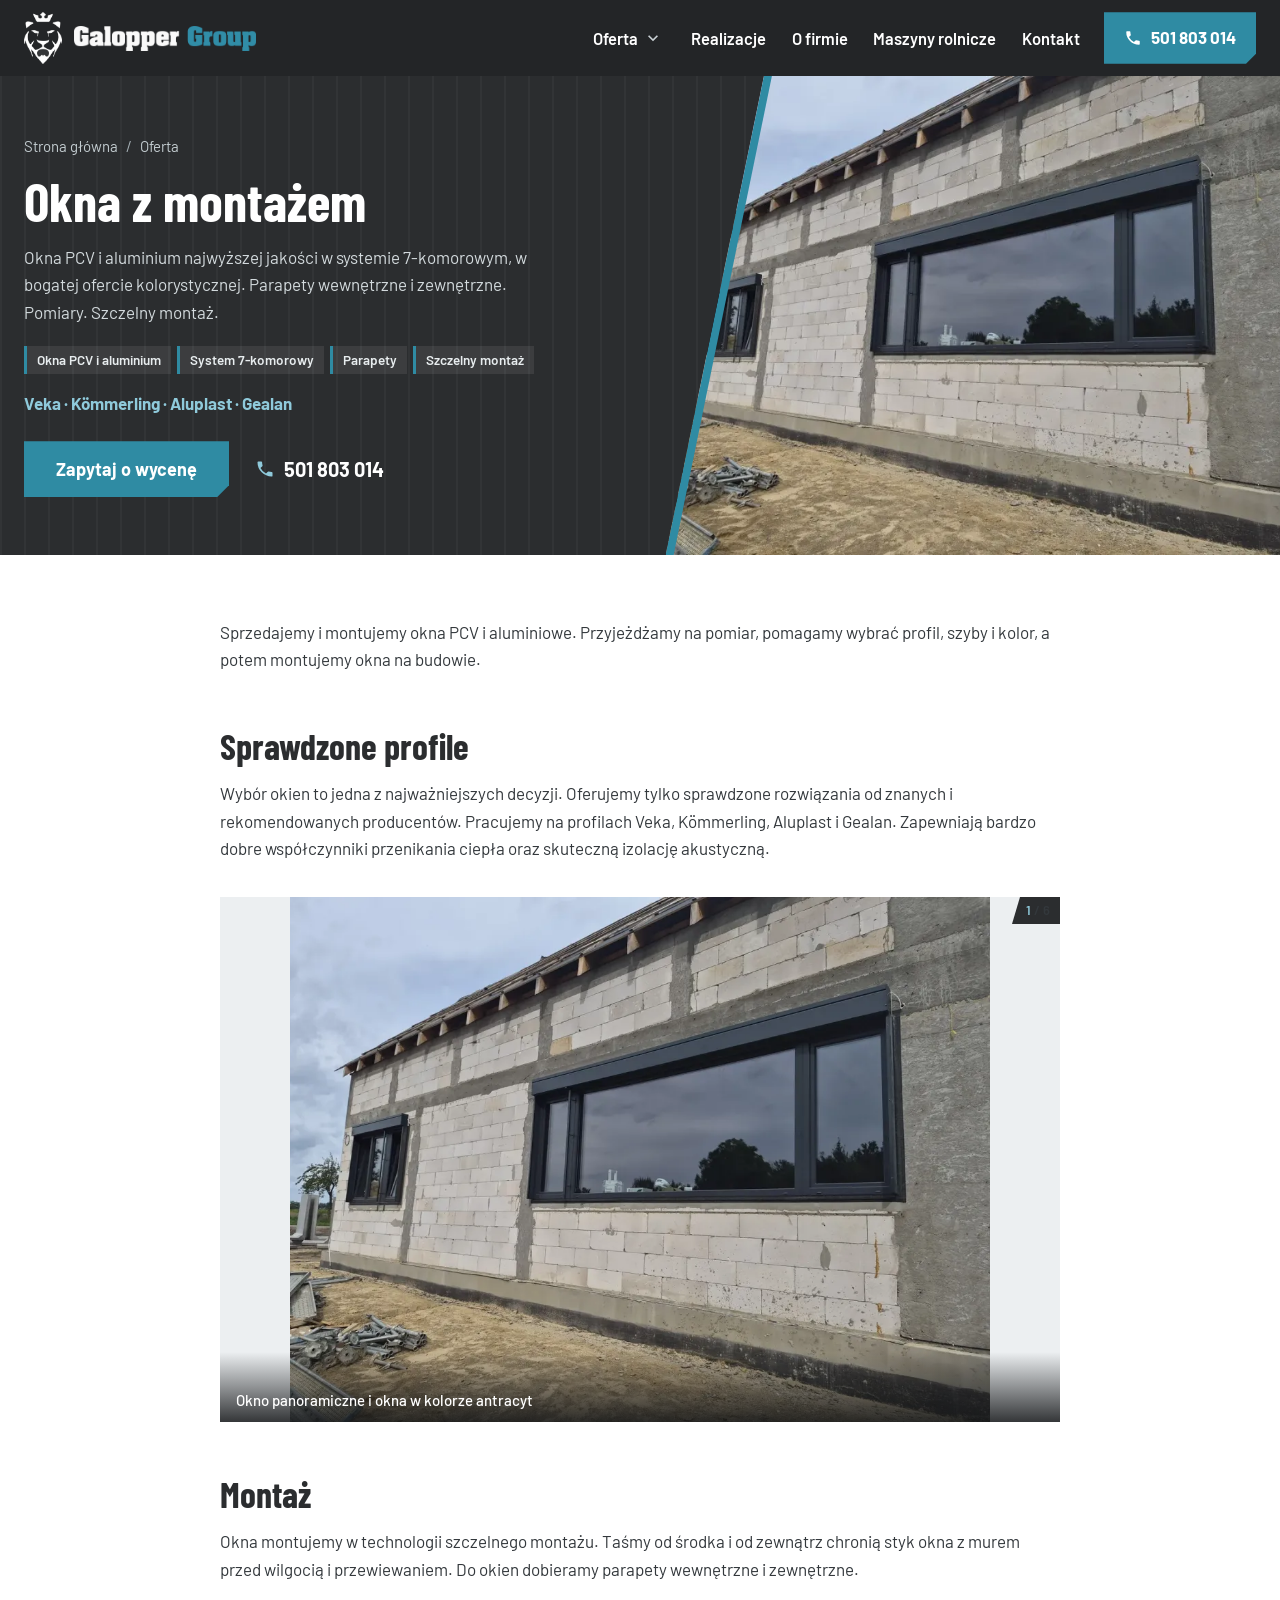
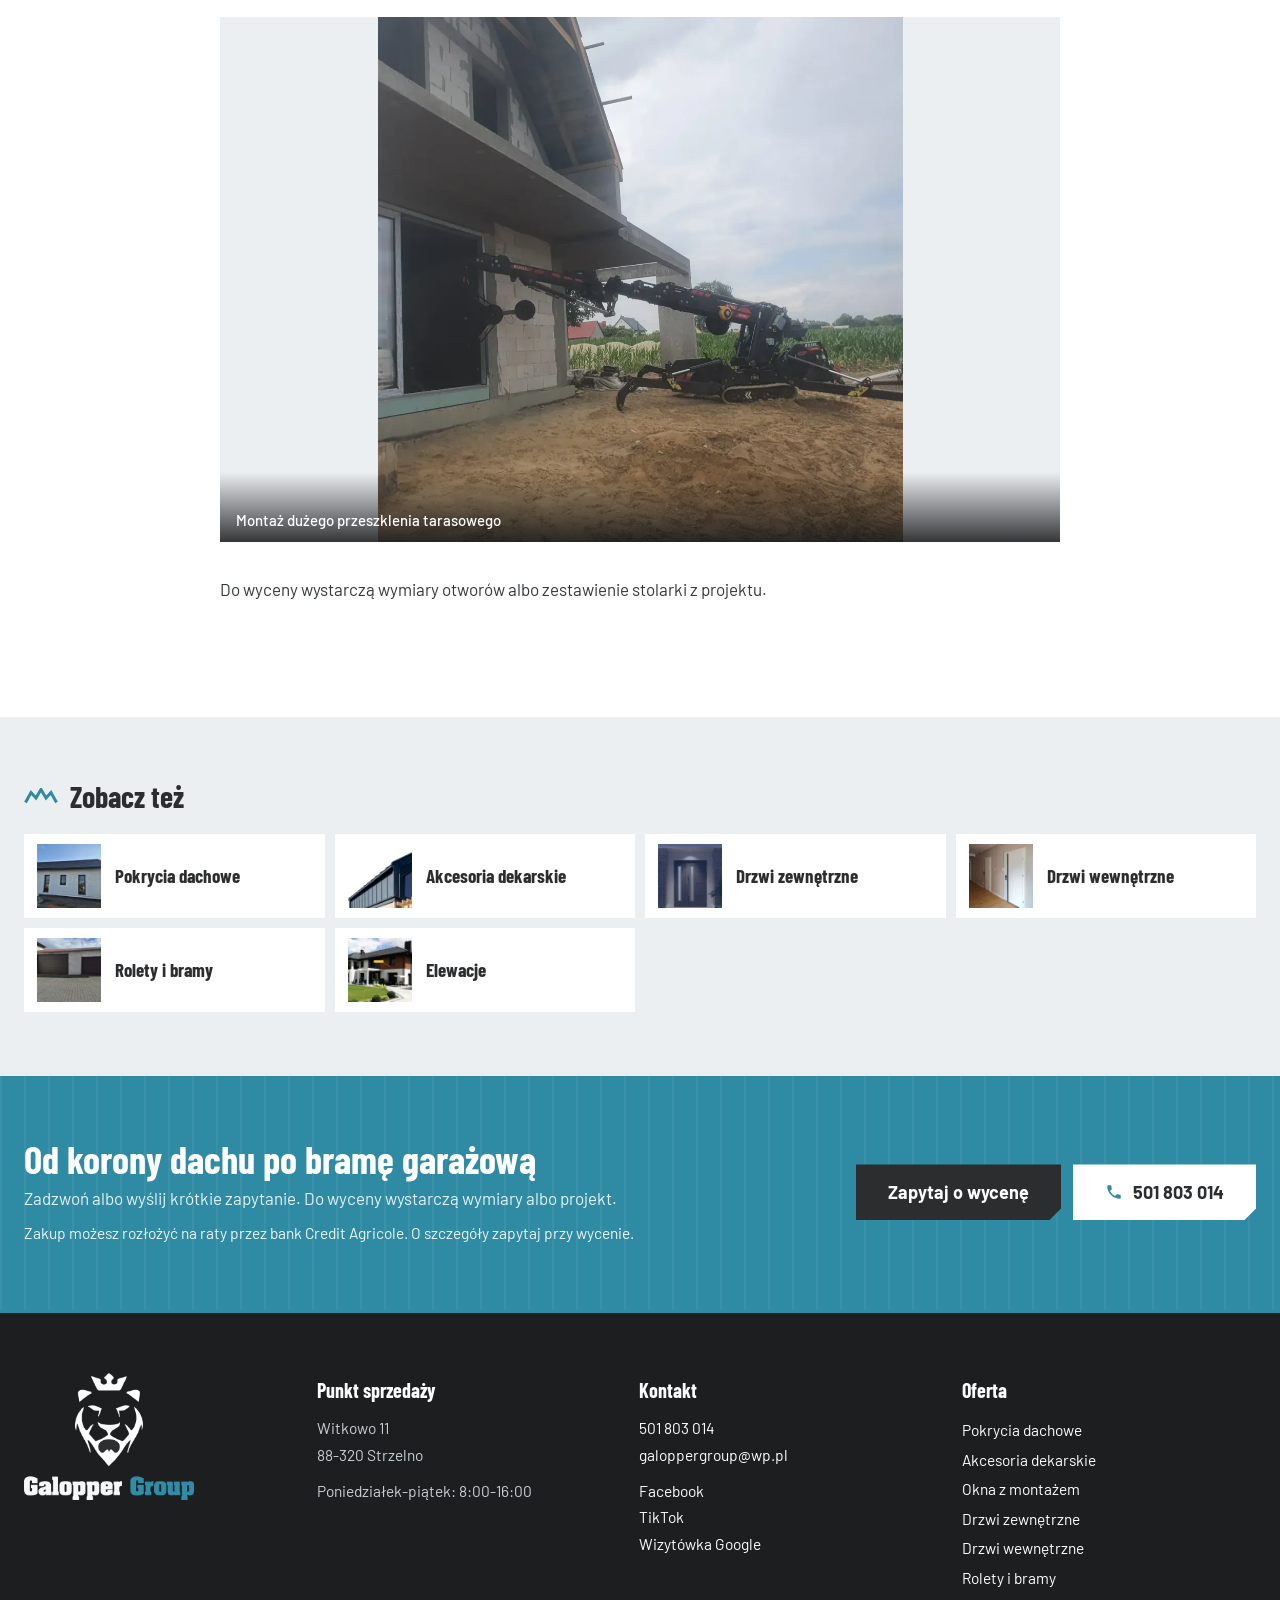
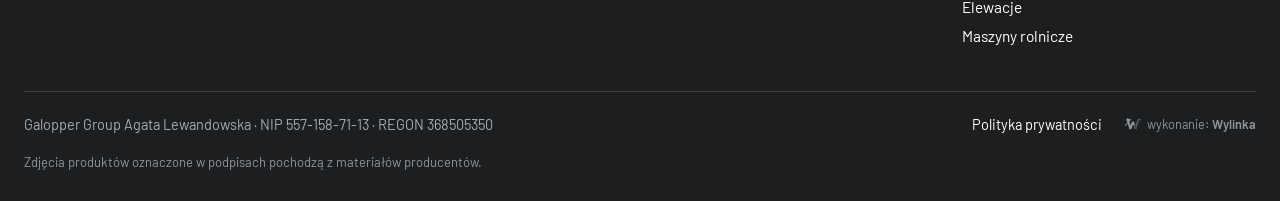
<file: oferta/okna/index.html>
<!doctype html>
<html lang="pl-PL">
<head>
<meta charset="UTF-8">
<meta name="viewport" content="width=device-width, initial-scale=1, viewport-fit=cover">
<title>Okna PCV i aluminium z montażem: Veka, Kömmerling | Galopper Group</title>
<meta name='robots' content='noindex, nofollow' />
<link rel="preload" href="https://disaster26.github.io/galopper-strona/wp-content/themes/galopper/fonts/Barlow-400-latin.woff2" as="font" type="font/woff2" crossorigin>
<link rel="preload" href="https://disaster26.github.io/galopper-strona/wp-content/themes/galopper/fonts/BarlowCondensed-700-latin.woff2" as="font" type="font/woff2" crossorigin>
<meta name="theme-color" content="#ffffff">
<meta name="description" content="Okna PCV i aluminiowe z pomiarem i szczelnym montażem: profile Veka, Kömmerling, Aluplast i Gealan, parapety. Witkowo k. Strzelna, Strzelno i okolice.">
<meta property="og:type" content="website">
<meta property="og:locale" content="pl_PL">
<meta property="og:site_name" content="Galopper Group">
<meta property="og:title" content="Okna PCV i aluminium z montażem: Veka, Kömmerling | Galopper Group">
<meta property="og:description" content="Okna PCV i aluminiowe z pomiarem i szczelnym montażem: profile Veka, Kömmerling, Aluplast i Gealan, parapety. Witkowo k. Strzelna, Strzelno i okolice.">
<meta property="og:url" content="https://disaster26.github.io/galopper-strona/oferta/okna/">
<meta property="og:image" content="https://disaster26.github.io/galopper-strona/wp-content/uploads/2026/11/okna-antracyt-budowa.webp">
<script type="application/ld+json">{"@context":"https://schema.org","@type":"HomeAndConstructionBusiness","@id":"https://disaster26.github.io/galopper-strona/#firma","name":"Galopper Group Agata Lewandowska","legalName":"Galopper Group AGATA LEWANDOWSKA","url":"https://disaster26.github.io/galopper-strona/","telephone":"+48501803014","email":"galoppergroup@wp.pl","taxID":"5571587113","logo":"https://disaster26.github.io/galopper-strona/wp-content/themes/galopper/img/logo.webp","image":"https://disaster26.github.io/galopper-strona/wp-content/themes/galopper/img/logo.webp","address":{"@type":"PostalAddress","streetAddress":"Witkowo 11","postalCode":"88-320","addressLocality":"Strzelno","addressRegion":"kujawsko-pomorskie","addressCountry":"PL"},"areaServed":"Strzelno i okolice","knowsAbout":["pokrycia dachowe","akcesoria dekarskie","okna PCV","drzwi zewnętrzne","drzwi wewnętrzne","rolety","bramy garażowe","elewacje","maszyny rolnicze"],"identifier":{"@type":"PropertyValue","propertyID":"REGON","value":"368505350"},"geo":{"@type":"GeoCoordinates","latitude":52.59479,"longitude":18.25534},"openingHoursSpecification":[{"@type":"OpeningHoursSpecification","dayOfWeek":["Monday","Tuesday","Wednesday","Thursday","Friday"],"opens":"08:00","closes":"16:00"}],"sameAs":["https://www.facebook.com/blachynadachywitkowo/","https://www.tiktok.com/@galoppergroup","https://www.google.com/maps?cid=14675847081042033631"]}</script>
<link rel='stylesheet' id='galopper-css' href='https://disaster26.github.io/galopper-strona/wp-content/themes/galopper/style.css' media='all' />
<link rel="canonical" href="https://disaster26.github.io/galopper-strona/oferta/okna/" />
<link rel="icon" href="https://disaster26.github.io/galopper-strona/wp-content/uploads/2026/11/ikona-150x150.webp" sizes="32x32" />
<link rel="icon" href="https://disaster26.github.io/galopper-strona/wp-content/uploads/2026/11/ikona-300x300.webp" sizes="192x192" />
<link rel="apple-touch-icon" href="https://disaster26.github.io/galopper-strona/wp-content/uploads/2026/11/ikona-300x300.webp" />
<meta name="msapplication-TileImage" content="https://disaster26.github.io/galopper-strona/wp-content/uploads/2026/11/ikona-300x300.webp" />
</head>
<body class="wp-singular page-template page-template-tpl-oferta page-template-tpl-oferta-php page page-id-69 page-child parent-pageid-66 wp-embed-responsive wp-theme-galopper">
<a class="pomin" href="#tresc">Przejdź do treści</a>
<header class="top" id="top">
	<div class="top-in">
		<a href="https://disaster26.github.io/galopper-strona/" class="logo" aria-label="Galopper Group: strona główna">
			<img src="https://disaster26.github.io/galopper-strona/wp-content/themes/galopper/img/logo-lew-biala.webp" alt="" class="logo-lew" width="221" height="300">
			<img src="https://disaster26.github.io/galopper-strona/wp-content/themes/galopper/img/logo-napis-biala.webp" alt="Galopper Group" class="logo-napis" width="900" height="124">
		</a>
		<nav class="nav" id="nav" aria-label="Menu główne">
			<ul id="menu-menu-glowne" class="menu"><li id="menu-item-100" class="menu-item menu-item-type-post_type menu-item-object-page current-page-ancestor current-menu-ancestor current-menu-parent current-page-parent current_page_parent current_page_ancestor menu-item-has-children menu-item-100"><a href="https://disaster26.github.io/galopper-strona/oferta/">Oferta</a><button type="button" class="pod-przel" aria-expanded="false" aria-label="Pokaż podstrony: Oferta"><svg viewBox="0 0 24 24" aria-hidden="true" focusable="false"><path d="M7.4 8.6 6 10l6 6 6-6-1.4-1.4-4.6 4.6z"/></svg></button>
<ul class="sub-menu">
	<li id="menu-item-101" class="menu-item menu-item-type-post_type menu-item-object-page menu-item-101"><a href="https://disaster26.github.io/galopper-strona/oferta/pokrycia-dachowe/">Pokrycia dachowe</a></li>
	<li id="menu-item-102" class="menu-item menu-item-type-post_type menu-item-object-page menu-item-102"><a href="https://disaster26.github.io/galopper-strona/oferta/akcesoria-dekarskie/">Akcesoria dekarskie</a></li>
	<li id="menu-item-103" class="menu-item menu-item-type-post_type menu-item-object-page current-menu-item page_item page-item-69 current_page_item menu-item-103"><a href="https://disaster26.github.io/galopper-strona/oferta/okna/" aria-current="page">Okna z montażem</a></li>
	<li id="menu-item-104" class="menu-item menu-item-type-post_type menu-item-object-page menu-item-104"><a href="https://disaster26.github.io/galopper-strona/oferta/drzwi-zewnetrzne/">Drzwi zewnętrzne</a></li>
	<li id="menu-item-105" class="menu-item menu-item-type-post_type menu-item-object-page menu-item-105"><a href="https://disaster26.github.io/galopper-strona/oferta/drzwi-wewnetrzne/">Drzwi wewnętrzne</a></li>
	<li id="menu-item-106" class="menu-item menu-item-type-post_type menu-item-object-page menu-item-106"><a href="https://disaster26.github.io/galopper-strona/oferta/rolety-i-bramy/">Rolety i bramy</a></li>
	<li id="menu-item-107" class="menu-item menu-item-type-post_type menu-item-object-page menu-item-107"><a href="https://disaster26.github.io/galopper-strona/oferta/elewacje/">Elewacje</a></li>
</ul>
</li>
<li id="menu-item-108" class="menu-item menu-item-type-post_type menu-item-object-page menu-item-108"><a href="https://disaster26.github.io/galopper-strona/realizacje/">Realizacje</a></li>
<li id="menu-item-109" class="menu-item menu-item-type-post_type menu-item-object-page menu-item-109"><a href="https://disaster26.github.io/galopper-strona/o-firmie/">O firmie</a></li>
<li id="menu-item-110" class="menu-item menu-item-type-post_type menu-item-object-page menu-item-110"><a href="https://disaster26.github.io/galopper-strona/maszyny-rolnicze/">Maszyny rolnicze</a></li>
<li id="menu-item-111" class="menu-item menu-item-type-post_type menu-item-object-page menu-item-111"><a href="https://disaster26.github.io/galopper-strona/kontakt/">Kontakt</a></li>
</ul>			<a href="tel:+48501803014" class="nav-tel">Zadzwoń: 501 803 014</a>
		</nav>
		<a href="tel:+48501803014" class="top-tel" aria-label="Zadzwoń: 501 803 014">
			<svg viewBox="0 0 24 24" aria-hidden="true" focusable="false"><path d="M6.6 10.8a15.1 15.1 0 0 0 6.6 6.6l2.2-2.2a1 1 0 0 1 1-.25 11.4 11.4 0 0 0 3.6.57 1 1 0 0 1 1 1V20a1 1 0 0 1-1 1A17 17 0 0 1 3 4a1 1 0 0 1 1-1h3.5a1 1 0 0 1 1 1c0 1.25.2 2.45.57 3.57a1 1 0 0 1-.25 1z"/></svg>			<span>501 803 014</span>
		</a>
		<button class="burger" id="burger" type="button" aria-label="Otwórz menu" aria-expanded="false" aria-controls="nav"><span></span><span></span><span></span></button>
	</div>
</header>
<main id="tresc">
	<section class="podstrona-glowa oferta-glowa z-foto">
		<div class="wrap pg-in">
			<div class="pg-txt">
				<nav class="okruszki" aria-label="Jesteś tutaj">
	<a href="https://disaster26.github.io/galopper-strona/">Strona główna</a>
	<span aria-hidden="true">/</span><a href="https://disaster26.github.io/galopper-strona/oferta/">Oferta</a></nav>
				<h1>Okna z montażem</h1>
				<p class="lead">Okna PCV i aluminium najwyższej jakości w systemie 7-komorowym, w bogatej ofercie kolorystycznej. Parapety wewnętrzne i zewnętrzne. Pomiary. Szczelny montaż.</p>				<ul class="cechy cechy-ciemne"><li>Okna PCV i aluminium</li><li>System 7-komorowy</li><li>Parapety</li><li>Szczelny montaż</li></ul>				<p class="pg-marki">Veka · Kömmerling · Aluplast · Gealan</p>				<div class="pg-cta" id="hero-cta">
					<a href="https://disaster26.github.io/galopper-strona/kontakt/?rodzaj=okna#formularz" class="btn">Zapytaj o wycenę</a>
					<a href="tel:+48501803014" class="pg-tel"><svg viewBox="0 0 24 24" aria-hidden="true" focusable="false"><path d="M6.6 10.8a15.1 15.1 0 0 0 6.6 6.6l2.2-2.2a1 1 0 0 1 1-.25 11.4 11.4 0 0 0 3.6.57 1 1 0 0 1 1 1V20a1 1 0 0 1-1 1A17 17 0 0 1 3 4a1 1 0 0 1 1-1h3.5a1 1 0 0 1 1 1c0 1.25.2 2.45.57 3.57a1 1 0 0 1-.25 1z"/></svg>501 803 014</a>
				</div>
			</div>
							<figure class="pg-foto"><img width="1024" height="768" src="https://disaster26.github.io/galopper-strona/wp-content/uploads/2026/11/okna-antracyt-budowa-1024x768.webp" class="attachment-large size-large wp-post-image" alt="Duże okno panoramiczne i okna w kolorze antracyt zamontowane w ścianach z bloczków" sizes="(max-width: 760px) 100vw, 50vw" loading="eager" fetchpriority="high" decoding="async" srcset="https://disaster26.github.io/galopper-strona/wp-content/uploads/2026/11/okna-antracyt-budowa-1024x768.webp 1024w, https://disaster26.github.io/galopper-strona/wp-content/uploads/2026/11/okna-antracyt-budowa-300x225.webp 300w, https://disaster26.github.io/galopper-strona/wp-content/uploads/2026/11/okna-antracyt-budowa-768x576.webp 768w, https://disaster26.github.io/galopper-strona/wp-content/uploads/2026/11/okna-antracyt-budowa.webp 1400w" /></figure>
					</div>
	</section>
	<section class="sekcja tresc-sekcja">
		<div class="wrap waska tresc-bloki">
			<p class="wp-block-paragraph">Sprzedajemy i montujemy okna PCV i aluminiowe. Przyjeżdżamy na pomiar, pomagamy wybrać profil, szyby i kolor, a potem montujemy okna na budowie.</p>

<h2 class="wp-block-heading">Sprawdzone profile</h2>

<p class="wp-block-paragraph">Wybór okien to jedna z najważniejszych decyzji. Oferujemy tylko sprawdzone rozwiązania od znanych i rekomendowanych producentów. Pracujemy na profilach Veka, Kömmerling, Aluplast i Gealan. Zapewniają bardzo dobre współczynniki przenikania ciepła oraz skuteczną izolację akustyczną.</p>

<div class="karuzela k-tresc wiele" data-karuzela><div class="k-tor" tabindex="0" role="group" aria-roledescription="karuzela" aria-label="Galeria zdjęć"><figure class="k-slajd" aria-label="1 z 6"><img width="1400" height="1050" src="https://disaster26.github.io/galopper-strona/wp-content/uploads/2026/11/okna-antracyt-budowa.webp" class="attachment-gg-duze size-gg-duze" alt="Duże okno panoramiczne i okna w kolorze antracyt zamontowane w ścianach z bloczków" sizes="(max-width: 760px) 100vw, 860px" loading="lazy" decoding="async" srcset="https://disaster26.github.io/galopper-strona/wp-content/uploads/2026/11/okna-antracyt-budowa.webp 1400w, https://disaster26.github.io/galopper-strona/wp-content/uploads/2026/11/okna-antracyt-budowa-300x225.webp 300w, https://disaster26.github.io/galopper-strona/wp-content/uploads/2026/11/okna-antracyt-budowa-1024x768.webp 1024w, https://disaster26.github.io/galopper-strona/wp-content/uploads/2026/11/okna-antracyt-budowa-768x576.webp 768w" /><figcaption>Okno panoramiczne i okna w kolorze antracyt</figcaption></figure><figure class="k-slajd" aria-label="2 z 6"><img width="1400" height="1050" src="https://disaster26.github.io/galopper-strona/wp-content/uploads/2026/11/okna-dom-zima.webp" class="attachment-gg-duze size-gg-duze" alt="Dom z bloczków z czarnym dachem i antracytowymi oknami, zimą" sizes="(max-width: 760px) 100vw, 860px" loading="lazy" decoding="async" srcset="https://disaster26.github.io/galopper-strona/wp-content/uploads/2026/11/okna-dom-zima.webp 1400w, https://disaster26.github.io/galopper-strona/wp-content/uploads/2026/11/okna-dom-zima-300x225.webp 300w, https://disaster26.github.io/galopper-strona/wp-content/uploads/2026/11/okna-dom-zima-1024x768.webp 1024w, https://disaster26.github.io/galopper-strona/wp-content/uploads/2026/11/okna-dom-zima-768x576.webp 768w" /><figcaption>Antracytowe okna w nowym domu</figcaption></figure><figure class="k-slajd" aria-label="3 z 6"><img width="1400" height="1050" src="https://disaster26.github.io/galopper-strona/wp-content/uploads/2026/11/okna-dom-zima-tyl.webp" class="attachment-gg-duze size-gg-duze" alt="Dom z czarnym dachem i antracytowymi oknami tarasowymi, widok od tyłu" sizes="(max-width: 760px) 100vw, 860px" loading="lazy" decoding="async" srcset="https://disaster26.github.io/galopper-strona/wp-content/uploads/2026/11/okna-dom-zima-tyl.webp 1400w, https://disaster26.github.io/galopper-strona/wp-content/uploads/2026/11/okna-dom-zima-tyl-300x225.webp 300w, https://disaster26.github.io/galopper-strona/wp-content/uploads/2026/11/okna-dom-zima-tyl-1024x768.webp 1024w, https://disaster26.github.io/galopper-strona/wp-content/uploads/2026/11/okna-dom-zima-tyl-768x576.webp 768w" /><figcaption>Okna tarasowe w tym samym domu</figcaption></figure><figure class="k-slajd" aria-label="4 z 6"><img width="562" height="1000" src="https://disaster26.github.io/galopper-strona/wp-content/uploads/2026/11/okna-narozne.webp" class="attachment-gg-duze size-gg-duze" alt="Antracytowe okna w narożniku budynku w trakcie budowy" sizes="(max-width: 760px) 100vw, 860px" loading="lazy" decoding="async" srcset="https://disaster26.github.io/galopper-strona/wp-content/uploads/2026/11/okna-narozne.webp 562w, https://disaster26.github.io/galopper-strona/wp-content/uploads/2026/11/okna-narozne-169x300.webp 169w" /><figcaption>Okna w narożniku budynku</figcaption></figure><figure class="k-slajd" aria-label="5 z 6"><img width="1200" height="630" src="https://disaster26.github.io/galopper-strona/wp-content/uploads/2026/11/okna-veka.webp" class="attachment-gg-duze size-gg-duze" alt="Jasna kuchnia z oknami PCV Veka w kolorze antracyt" sizes="(max-width: 760px) 100vw, 860px" loading="lazy" decoding="async" srcset="https://disaster26.github.io/galopper-strona/wp-content/uploads/2026/11/okna-veka.webp 1200w, https://disaster26.github.io/galopper-strona/wp-content/uploads/2026/11/okna-veka-300x158.webp 300w, https://disaster26.github.io/galopper-strona/wp-content/uploads/2026/11/okna-veka-1024x538.webp 1024w, https://disaster26.github.io/galopper-strona/wp-content/uploads/2026/11/okna-veka-768x403.webp 768w" /><figcaption>Okna Veka w kolorze antracyt (zdjęcie producenta)</figcaption></figure><figure class="k-slajd" aria-label="6 z 6"><img width="1290" height="706" src="https://disaster26.github.io/galopper-strona/wp-content/uploads/2026/11/dom-antracyt.webp" class="attachment-gg-duze size-gg-duze" alt="Dom jednorodzinny w budowie z czarnym pokryciem dachu, oknami dachowymi i oknami w kolorze antracyt" sizes="(max-width: 760px) 100vw, 860px" loading="lazy" decoding="async" srcset="https://disaster26.github.io/galopper-strona/wp-content/uploads/2026/11/dom-antracyt.webp 1290w, https://disaster26.github.io/galopper-strona/wp-content/uploads/2026/11/dom-antracyt-300x164.webp 300w, https://disaster26.github.io/galopper-strona/wp-content/uploads/2026/11/dom-antracyt-1024x560.webp 1024w, https://disaster26.github.io/galopper-strona/wp-content/uploads/2026/11/dom-antracyt-768x420.webp 768w" /><figcaption>Okna w kolorze antracyt w nowym domu</figcaption></figure></div><button type="button" class="k-strz k-pop" aria-label="Poprzednie zdjęcie"><svg viewBox="0 0 24 24" aria-hidden="true" focusable="false"><path d="M15.4 5.4 14 4l-8 8 8 8 1.4-1.4L8.8 12z"/></svg></button><button type="button" class="k-strz k-nast" aria-label="Następne zdjęcie"><svg viewBox="0 0 24 24" aria-hidden="true" focusable="false"><path d="M8.6 18.6 10 20l8-8-8-8-1.4 1.4 6.6 6.6z"/></svg></button><p class="k-licznik" aria-hidden="true"><span>1</span> / 6</p></div>

<h2 class="wp-block-heading">Montaż</h2>

<p class="wp-block-paragraph">Okna montujemy w technologii szczelnego montażu. Taśmy od środka i od zewnątrz chronią styk okna z murem przed wilgocią i przewiewaniem. Do okien dobieramy parapety wewnętrzne i zewnętrzne.</p>

<div class="karuzela k-tresc" data-karuzela><div class="k-tor" tabindex="0" role="group" aria-roledescription="karuzela" aria-label="Galeria zdjęć"><figure class="k-slajd" aria-label="1 z 1"><img width="1200" height="1200" src="https://disaster26.github.io/galopper-strona/wp-content/uploads/2026/11/okna-montaz-hst.webp" class="attachment-gg-duze size-gg-duze" alt="Robot montażowy z przyssawkami wstawiający duże przeszklenie tarasowe" sizes="(max-width: 760px) 100vw, 860px" loading="lazy" decoding="async" srcset="https://disaster26.github.io/galopper-strona/wp-content/uploads/2026/11/okna-montaz-hst.webp 1200w, https://disaster26.github.io/galopper-strona/wp-content/uploads/2026/11/okna-montaz-hst-300x300.webp 300w, https://disaster26.github.io/galopper-strona/wp-content/uploads/2026/11/okna-montaz-hst-1024x1024.webp 1024w, https://disaster26.github.io/galopper-strona/wp-content/uploads/2026/11/okna-montaz-hst-150x150.webp 150w, https://disaster26.github.io/galopper-strona/wp-content/uploads/2026/11/okna-montaz-hst-768x768.webp 768w" /><figcaption>Montaż dużego przeszklenia tarasowego</figcaption></figure></div></div>

<p class="wp-block-paragraph">Do wyceny wystarczą wymiary otworów albo zestawienie stolarki z projektu.</p>

		</div>
	</section>
	<section class="inne">
	<div class="wrap">
		<h2>Zobacz też</h2>
		<ul class="inne-lista">
							<li><a href="https://disaster26.github.io/galopper-strona/oferta/pokrycia-dachowe/">
					<img width="150" height="150" src="https://disaster26.github.io/galopper-strona/wp-content/uploads/2026/11/dach-grafit-nowy-150x150.webp" class="attachment-thumbnail size-thumbnail wp-post-image" alt="" loading="lazy" decoding="async" />					<span>Pokrycia dachowe</span>
				</a></li>
							<li><a href="https://disaster26.github.io/galopper-strona/oferta/akcesoria-dekarskie/">
					<img width="150" height="150" src="https://disaster26.github.io/galopper-strona/wp-content/uploads/2026/11/bratex-obrobki-150x150.webp" class="attachment-thumbnail size-thumbnail wp-post-image" alt="" loading="lazy" decoding="async" />					<span>Akcesoria dekarskie</span>
				</a></li>
							<li><a href="https://disaster26.github.io/galopper-strona/oferta/drzwi-zewnetrzne/">
					<img width="150" height="150" src="https://disaster26.github.io/galopper-strona/wp-content/uploads/2026/11/drzwi-martom-150x150.webp" class="attachment-thumbnail size-thumbnail wp-post-image" alt="" loading="lazy" decoding="async" />					<span>Drzwi zewnętrzne</span>
				</a></li>
							<li><a href="https://disaster26.github.io/galopper-strona/oferta/drzwi-wewnetrzne/">
					<img width="150" height="150" src="https://disaster26.github.io/galopper-strona/wp-content/uploads/2026/11/dre-montaz-korytarz-150x150.webp" class="attachment-thumbnail size-thumbnail wp-post-image" alt="" loading="lazy" decoding="async" />					<span>Drzwi wewnętrzne</span>
				</a></li>
							<li><a href="https://disaster26.github.io/galopper-strona/oferta/rolety-i-bramy/">
					<img width="150" height="150" src="https://disaster26.github.io/galopper-strona/wp-content/uploads/2026/11/brama-podwojna-150x150.webp" class="attachment-thumbnail size-thumbnail wp-post-image" alt="" loading="lazy" decoding="async" />					<span>Rolety i bramy</span>
				</a></li>
							<li><a href="https://disaster26.github.io/galopper-strona/oferta/elewacje/">
					<img width="150" height="150" src="https://disaster26.github.io/galopper-strona/wp-content/uploads/2026/11/kosbud-deska-150x150.webp" class="attachment-thumbnail size-thumbnail wp-post-image" alt="" loading="lazy" decoding="async" />					<span>Elewacje</span>
				</a></li>
					</ul>
	</div>
</section>
<section class="cta-pas">
	<div class="wrap cta-in">
		<div>
			<h2>Od korony dachu po bramę garażową</h2>
			<p>Zadzwoń albo wyślij krótkie zapytanie. Do wyceny wystarczą wymiary albo projekt.</p>
			<p class="cta-raty">Zakup możesz rozłożyć na raty przez bank Credit Agricole. O szczegóły zapytaj przy wycenie.</p>		</div>
		<div class="cta-przyciski">
			<a href="https://disaster26.github.io/galopper-strona/kontakt/?rodzaj=okna#formularz" class="btn">Zapytaj o wycenę</a>
			<a href="tel:+48501803014" class="btn btn-ciemny"><svg viewBox="0 0 24 24" aria-hidden="true" focusable="false"><path d="M6.6 10.8a15.1 15.1 0 0 0 6.6 6.6l2.2-2.2a1 1 0 0 1 1-.25 11.4 11.4 0 0 0 3.6.57 1 1 0 0 1 1 1V20a1 1 0 0 1-1 1A17 17 0 0 1 3 4a1 1 0 0 1 1-1h3.5a1 1 0 0 1 1 1c0 1.25.2 2.45.57 3.57a1 1 0 0 1-.25 1z"/></svg>501 803 014</a>
		</div>
	</div>
</section>
</main>

<footer class="stopka">
	<div class="wrap">
		<div class="stopka-g">
			<div>
				<img src="https://disaster26.github.io/galopper-strona/wp-content/themes/galopper/img/logo-biala.webp" alt="Galopper Group" class="stopka-logo" width="520" height="385" loading="lazy" decoding="async">
			</div>
			<div>
				<p class="stopka-h">Punkt sprzedaży</p>
				<p>Witkowo 11<br>88-320 Strzelno</p>
									<p class="stopka-godz">Poniedziałek-piątek: 8:00-16:00</p>
							</div>
			<div>
				<p class="stopka-h">Kontakt</p>
				<p><a href="tel:+48501803014">501 803 014</a><br><a href="mailto:galoppergroup@wp.pl">galoppergroup@wp.pl</a></p>
				<p>
					<a href="https://www.facebook.com/blachynadachywitkowo/" target="_blank" rel="noopener">Facebook</a><br>					<a href="https://www.tiktok.com/@galoppergroup" target="_blank" rel="noopener">TikTok</a><br>					<a href="https://www.google.com/maps?cid=14675847081042033631" target="_blank" rel="noopener">Wizytówka Google</a>				</p>
			</div>
			<div>
				<p class="stopka-h">Oferta</p>
				<ul class="stopka-lista">
											<li><a href="https://disaster26.github.io/galopper-strona/oferta/pokrycia-dachowe/">Pokrycia dachowe</a></li>
											<li><a href="https://disaster26.github.io/galopper-strona/oferta/akcesoria-dekarskie/">Akcesoria dekarskie</a></li>
											<li><a href="https://disaster26.github.io/galopper-strona/oferta/okna/">Okna z montażem</a></li>
											<li><a href="https://disaster26.github.io/galopper-strona/oferta/drzwi-zewnetrzne/">Drzwi zewnętrzne</a></li>
											<li><a href="https://disaster26.github.io/galopper-strona/oferta/drzwi-wewnetrzne/">Drzwi wewnętrzne</a></li>
											<li><a href="https://disaster26.github.io/galopper-strona/oferta/rolety-i-bramy/">Rolety i bramy</a></li>
											<li><a href="https://disaster26.github.io/galopper-strona/oferta/elewacje/">Elewacje</a></li>
																<li><a href="https://disaster26.github.io/galopper-strona/maszyny-rolnicze/">Maszyny rolnicze</a></li>
									</ul>
			</div>
		</div>
		<div class="stopka-dol">
			<p>Galopper Group Agata Lewandowska · NIP 557-158-71-13 · REGON 368505350</p>
			<p class="stopka-linki">
				<a href="https://disaster26.github.io/galopper-strona/polityka-prywatnosci/">Polityka prywatności</a>				<a class="wylinka-badge" href="https://wylinka.pl/?utm_source=galoppergroup.pl&amp;utm_medium=stopka&amp;utm_campaign=wykonanie" rel="noopener" title="Strona wykonana przez Wylinka"><svg viewBox="0 0 64 64" aria-hidden="true" focusable="false" fill="currentColor"><path d="M9.8 22.8l-1.2-7.9 2.2-3.7 15.5 4.6-.5 1.5-7.2 5.5 4.7 15.6 5-15.6 7 0 4.1 12.7-4.2-.9-2.6 1.8-.8-2.2-5.3 15.6-4.3 0 .4 .2-2.1 2.8-1.3-1.1 1.1-1.4-3.1 .2-.1-1.7 2.2-.1-5.7-16.5-4.8 .6-.8 3.1 0 .5-.3 .5 .8 2.2-1.6 .5-.4-1.3-.8 1.6-1.5-.8 .8-1.6-1.4 .6-.6-1.6 2.3-.8 .2-.4 1.3-4.8 5.9-.8-2.4-6.9zM15.2 13.7l-.1-.4-.4 .8-.1 .8 .1 1 .1 .4 .3 .7 .3-.9 .1-.7 0-.8z"/><path class="wy-pod" d="M37.1 49.8l-4.5-13.3 2.6-1.8 4.2 .9 .9 2.8 3-9.7 0-.5 .1-.8 3.2-8.4 .5-1 .6-1 .9-1.1 1.3-1 1.1-.7 1.4-.5 1.4-.3 .7 0 .9 0 1.2 .3 1.4 .6 .8 .5 .7 .7 .6 .7 .5 .9 .3 .9 .1 .9 0 .8-.2 .9-.5 .9-.5 .6-.7 .5-.7 .3-.1-.1 0-.1 .5-.5 .3-.7 .2-.5 0-.6-.1-.6-.3-.7-.4-.5-.4-.4-.5-.3-.6-.3-.7 0-.7 .1-.6 .1-.5 .4-.5 .5-.3 .5-.2 .7-.1 1.5-1.4 5.1-.8 3.3-.3 .7-.5 .7-6 17.5 1.9 .1-.1 1.7-3.1-.2 1.1 1.4-1.3 1.1-2.1-2.8 .4-.2z"/><path class="wy-old" d="M40.8 50l.4-.2-4.1 0-4.2-12.5 2.5-1.7 4.3 .9 .6 1.9 .6-1.6 0-.3 2.4-7.8 0-.5 .1-.8 3.2-8.4 .4-.8 .6-.9 .9-1.2 .9-.9 1.3-.8 1.4-.6 1.2-.3 1.4-.1 1.3 .1 .6 .2 .8 .3 1.1 .6 .9 .7 .7 .9 .5 .9 .3 .9 .1 1.1-.1 .9-.3 .9-.4 .7-.6 .7-.6 .4-.6 .2-.1-.1 0-.1 .5-.5 .3-.7 .2-.5 0-.5-.1-.6-.2-.6-.3-.5-.4-.5-.5-.3-.6-.3-.7-.1-.6 0-.6 .1-.6 .3-.6 .5-.3 .4-.2 .5-.1 .5-.1 1.5-1.4 5.1-.8 3.3-.3 .7-.5 .7-6 17.5 1.9 .1-.1 1.7-3.1-.2 1.1 1.4-1.3 1.1zM49.6 17.1l.6 1.7-1.5 1.9 .4 .4 1.8-2.1-.7-2.1zM48.1 28.3l.5 1.8-1.7 1.8 .4 .4 1.9-2-.6-2.2zM37.9 41.7l1.7-1.5-.4-.4-1.7 1.4zM42.6 38.7l-1.5 2.8 1.1 2-1.3 2.6 .5 .2 1.5-2.8-1.1-2 1.4-2.5z"/></svg><span>wykonanie: <b>Wylinka</b></span></a>
			</p>
		</div>
		<p class="stopka-przypis">Zdjęcia produktów oznaczone w podpisach pochodzą z materiałów producentów.</p>
	</div>
</footer>

<div class="mob" id="mob">
	<a href="tel:+48501803014" class="mob-tel"><svg viewBox="0 0 24 24" aria-hidden="true" focusable="false"><path d="M6.6 10.8a15.1 15.1 0 0 0 6.6 6.6l2.2-2.2a1 1 0 0 1 1-.25 11.4 11.4 0 0 0 3.6.57 1 1 0 0 1 1 1V20a1 1 0 0 1-1 1A17 17 0 0 1 3 4a1 1 0 0 1 1-1h3.5a1 1 0 0 1 1 1c0 1.25.2 2.45.57 3.57a1 1 0 0 1-.25 1z"/></svg> Zadzwoń</a>
	<a href="https://disaster26.github.io/galopper-strona/kontakt/#formularz" class="mob-cta">Zapytaj o wycenę</a>
</div>
<script type="speculationrules">
{"prefetch":[{"source":"document","where":{"and":[{"href_matches":"/*"},{"not":{"href_matches":["/wp-*.php","/wp-admin/*","/wp-content/uploads/*","/wp-content/*","/wp-content/plugins/*","/wp-content/themes/galopper/*","/*\\?(.+)"]}},{"not":{"selector_matches":"a[rel~=\"nofollow\"]"}},{"not":{"selector_matches":".no-prefetch, .no-prefetch a"}}]},"eagerness":"conservative"}]}
</script>
<script data-wp-strategy="defer" defer id="galopper-js" src="https://disaster26.github.io/galopper-strona/wp-content/themes/galopper/js/app.js"></script>
</body>
</html>
</file>
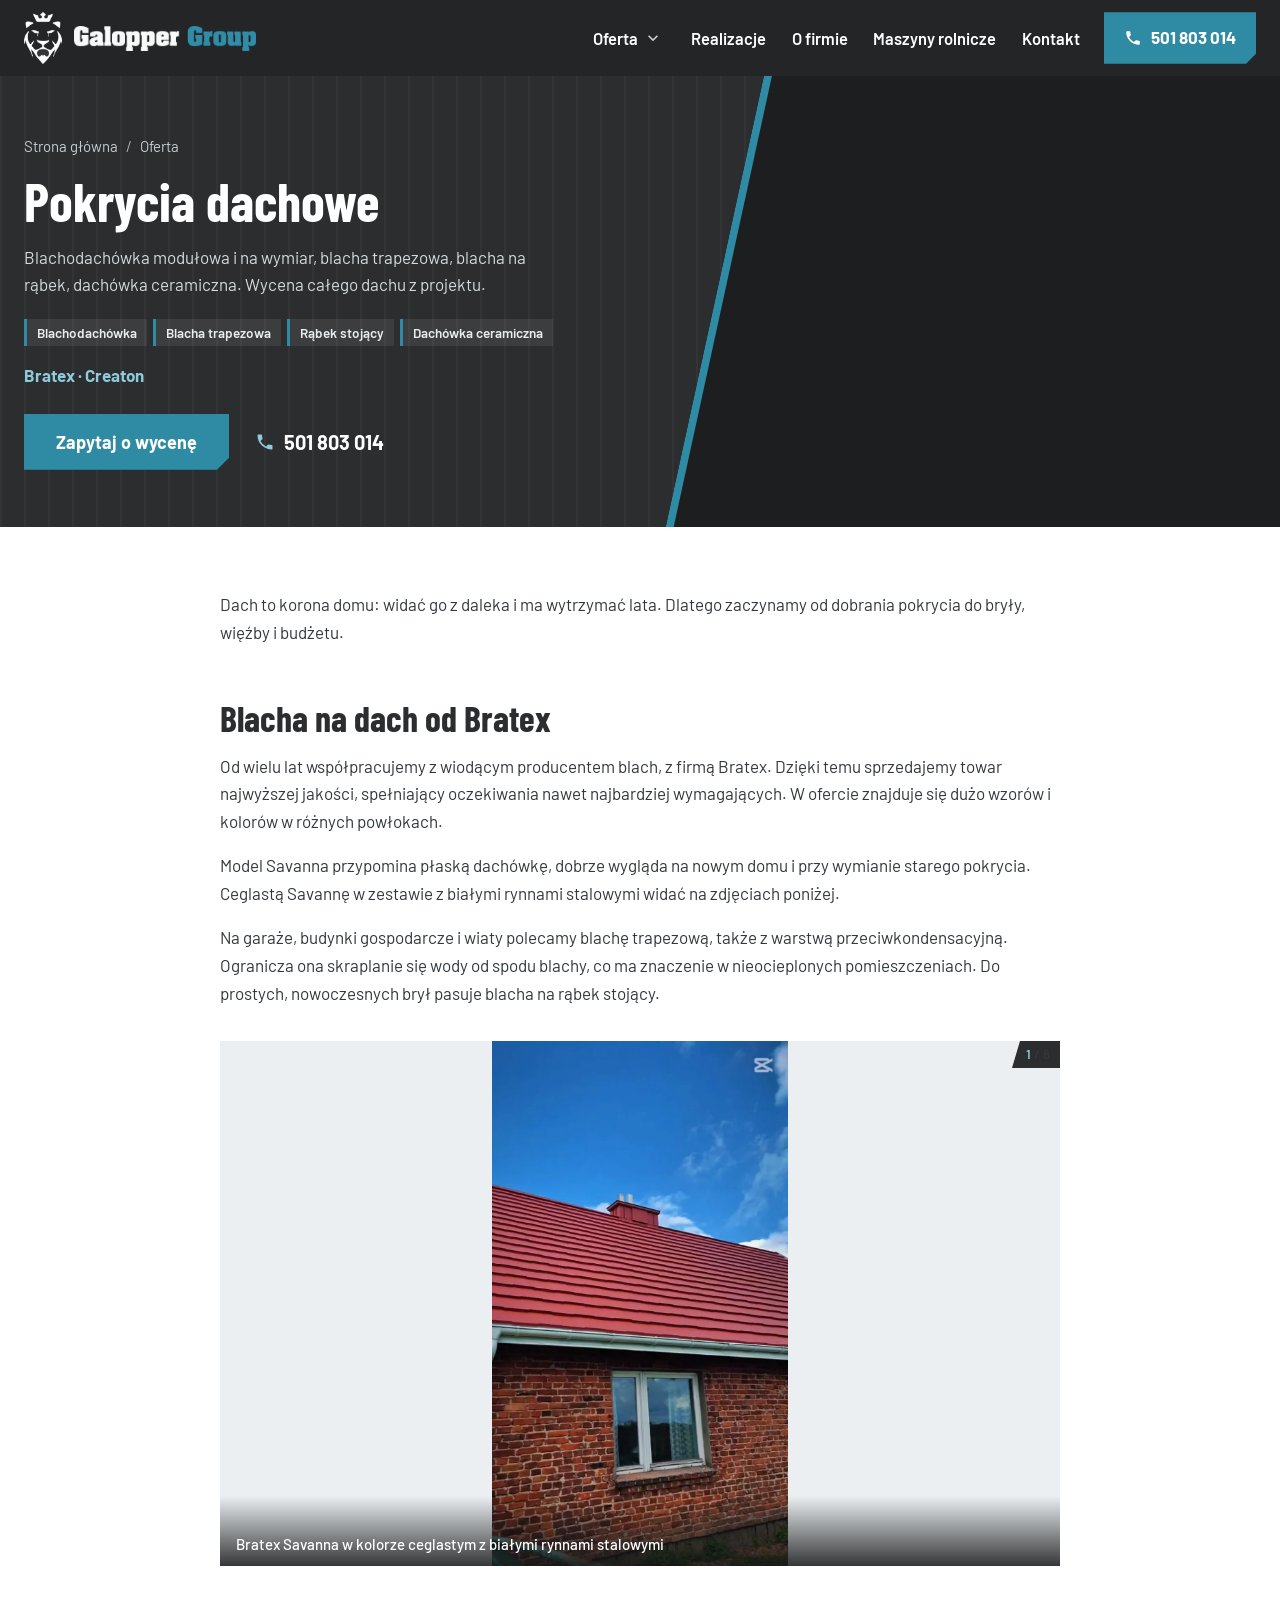
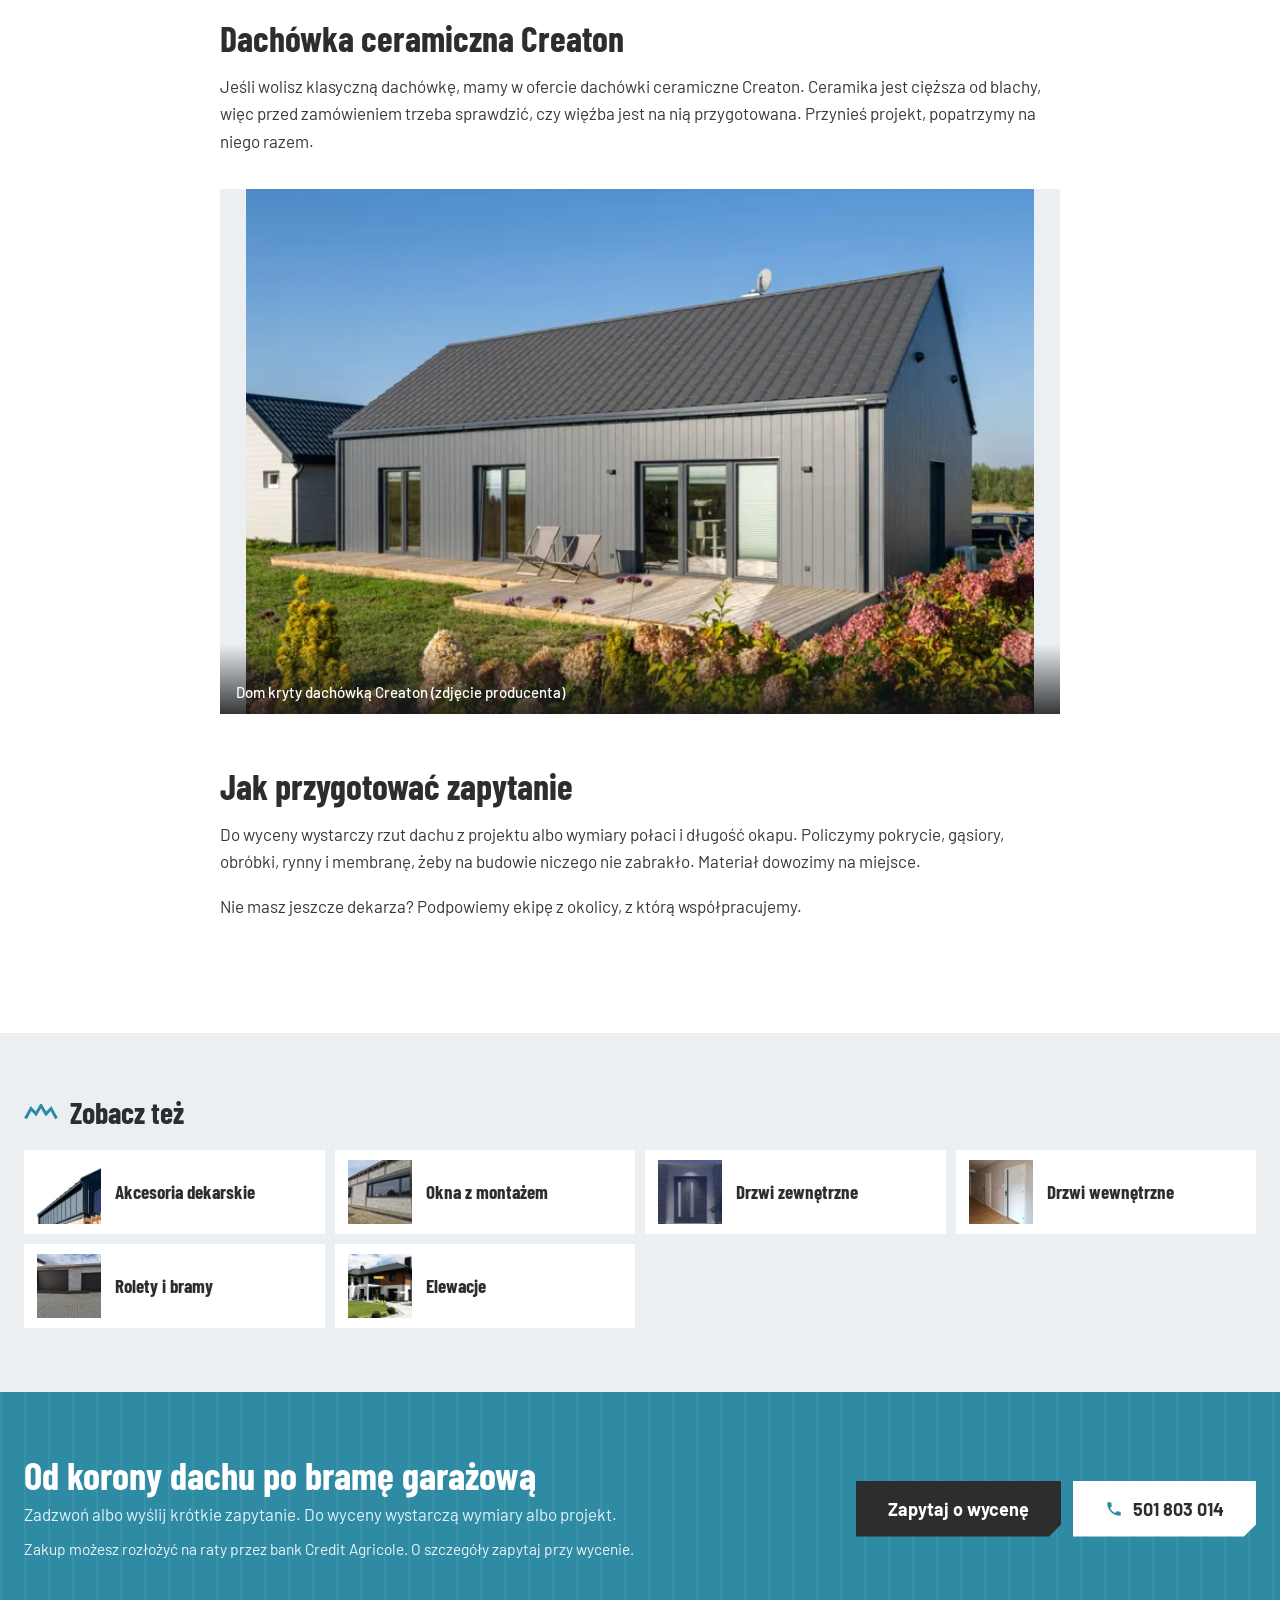
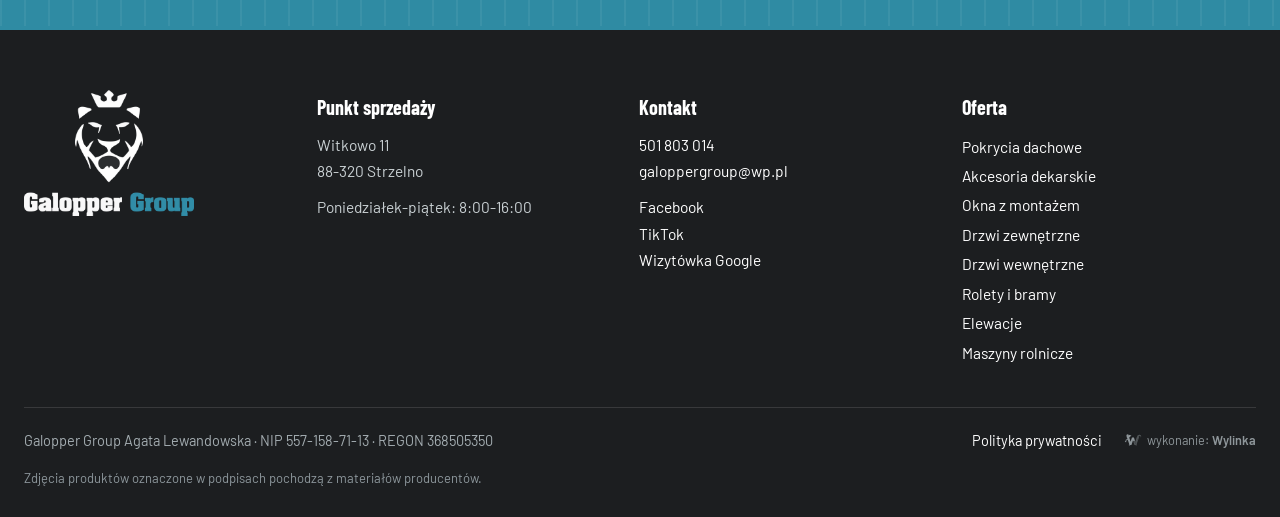
<file: oferta/pokrycia-dachowe/index.html>
<!doctype html>
<html lang="pl-PL">
<head>
<meta charset="UTF-8">
<meta name="viewport" content="width=device-width, initial-scale=1, viewport-fit=cover">
<title>Pokrycia dachowe Bratex i Creaton, Strzelno | Galopper Group</title>
<meta name='robots' content='noindex, nofollow' />
<link rel="preload" href="https://disaster26.github.io/galopper-strona/wp-content/themes/galopper/fonts/Barlow-400-latin.woff2" as="font" type="font/woff2" crossorigin>
<link rel="preload" href="https://disaster26.github.io/galopper-strona/wp-content/themes/galopper/fonts/BarlowCondensed-700-latin.woff2" as="font" type="font/woff2" crossorigin>
<meta name="theme-color" content="#ffffff">
<meta name="description" content="Blachodachówka Bratex, blacha trapezowa, blacha na rąbek i dachówka ceramiczna Creaton. Liczymy materiał na cały dach i dowozimy go na budowę.">
<meta property="og:type" content="website">
<meta property="og:locale" content="pl_PL">
<meta property="og:site_name" content="Galopper Group">
<meta property="og:title" content="Pokrycia dachowe Bratex i Creaton, Strzelno | Galopper Group">
<meta property="og:description" content="Blachodachówka Bratex, blacha trapezowa, blacha na rąbek i dachówka ceramiczna Creaton. Liczymy materiał na cały dach i dowozimy go na budowę.">
<meta property="og:url" content="https://disaster26.github.io/galopper-strona/oferta/pokrycia-dachowe/">
<meta property="og:image" content="https://disaster26.github.io/galopper-strona/wp-content/uploads/2026/11/dach-grafit-nowy.webp">
<script type="application/ld+json">{"@context":"https://schema.org","@type":"HomeAndConstructionBusiness","@id":"https://disaster26.github.io/galopper-strona/#firma","name":"Galopper Group Agata Lewandowska","legalName":"Galopper Group AGATA LEWANDOWSKA","url":"https://disaster26.github.io/galopper-strona/","telephone":"+48501803014","email":"galoppergroup@wp.pl","taxID":"5571587113","logo":"https://disaster26.github.io/galopper-strona/wp-content/themes/galopper/img/logo.webp","image":"https://disaster26.github.io/galopper-strona/wp-content/themes/galopper/img/logo.webp","address":{"@type":"PostalAddress","streetAddress":"Witkowo 11","postalCode":"88-320","addressLocality":"Strzelno","addressRegion":"kujawsko-pomorskie","addressCountry":"PL"},"areaServed":"Strzelno i okolice","knowsAbout":["pokrycia dachowe","akcesoria dekarskie","okna PCV","drzwi zewnętrzne","drzwi wewnętrzne","rolety","bramy garażowe","elewacje","maszyny rolnicze"],"identifier":{"@type":"PropertyValue","propertyID":"REGON","value":"368505350"},"geo":{"@type":"GeoCoordinates","latitude":52.59479,"longitude":18.25534},"openingHoursSpecification":[{"@type":"OpeningHoursSpecification","dayOfWeek":["Monday","Tuesday","Wednesday","Thursday","Friday"],"opens":"08:00","closes":"16:00"}],"sameAs":["https://www.facebook.com/blachynadachywitkowo/","https://www.tiktok.com/@galoppergroup","https://www.google.com/maps?cid=14675847081042033631"]}</script>
<link rel='stylesheet' id='galopper-css' href='https://disaster26.github.io/galopper-strona/wp-content/themes/galopper/style.css' media='all' />
<link rel="canonical" href="https://disaster26.github.io/galopper-strona/oferta/pokrycia-dachowe/" />
<link rel="icon" href="https://disaster26.github.io/galopper-strona/wp-content/uploads/2026/11/ikona-150x150.webp" sizes="32x32" />
<link rel="icon" href="https://disaster26.github.io/galopper-strona/wp-content/uploads/2026/11/ikona-300x300.webp" sizes="192x192" />
<link rel="apple-touch-icon" href="https://disaster26.github.io/galopper-strona/wp-content/uploads/2026/11/ikona-300x300.webp" />
<meta name="msapplication-TileImage" content="https://disaster26.github.io/galopper-strona/wp-content/uploads/2026/11/ikona-300x300.webp" />
</head>
<body class="wp-singular page-template page-template-tpl-oferta page-template-tpl-oferta-php page page-id-67 page-child parent-pageid-66 wp-embed-responsive wp-theme-galopper">
<a class="pomin" href="#tresc">Przejdź do treści</a>
<header class="top" id="top">
	<div class="top-in">
		<a href="https://disaster26.github.io/galopper-strona/" class="logo" aria-label="Galopper Group: strona główna">
			<img src="https://disaster26.github.io/galopper-strona/wp-content/themes/galopper/img/logo-lew-biala.webp" alt="" class="logo-lew" width="221" height="300">
			<img src="https://disaster26.github.io/galopper-strona/wp-content/themes/galopper/img/logo-napis-biala.webp" alt="Galopper Group" class="logo-napis" width="900" height="124">
		</a>
		<nav class="nav" id="nav" aria-label="Menu główne">
			<ul id="menu-menu-glowne" class="menu"><li id="menu-item-100" class="menu-item menu-item-type-post_type menu-item-object-page current-page-ancestor current-menu-ancestor current-menu-parent current-page-parent current_page_parent current_page_ancestor menu-item-has-children menu-item-100"><a href="https://disaster26.github.io/galopper-strona/oferta/">Oferta</a><button type="button" class="pod-przel" aria-expanded="false" aria-label="Pokaż podstrony: Oferta"><svg viewBox="0 0 24 24" aria-hidden="true" focusable="false"><path d="M7.4 8.6 6 10l6 6 6-6-1.4-1.4-4.6 4.6z"/></svg></button>
<ul class="sub-menu">
	<li id="menu-item-101" class="menu-item menu-item-type-post_type menu-item-object-page current-menu-item page_item page-item-67 current_page_item menu-item-101"><a href="https://disaster26.github.io/galopper-strona/oferta/pokrycia-dachowe/" aria-current="page">Pokrycia dachowe</a></li>
	<li id="menu-item-102" class="menu-item menu-item-type-post_type menu-item-object-page menu-item-102"><a href="https://disaster26.github.io/galopper-strona/oferta/akcesoria-dekarskie/">Akcesoria dekarskie</a></li>
	<li id="menu-item-103" class="menu-item menu-item-type-post_type menu-item-object-page menu-item-103"><a href="https://disaster26.github.io/galopper-strona/oferta/okna/">Okna z montażem</a></li>
	<li id="menu-item-104" class="menu-item menu-item-type-post_type menu-item-object-page menu-item-104"><a href="https://disaster26.github.io/galopper-strona/oferta/drzwi-zewnetrzne/">Drzwi zewnętrzne</a></li>
	<li id="menu-item-105" class="menu-item menu-item-type-post_type menu-item-object-page menu-item-105"><a href="https://disaster26.github.io/galopper-strona/oferta/drzwi-wewnetrzne/">Drzwi wewnętrzne</a></li>
	<li id="menu-item-106" class="menu-item menu-item-type-post_type menu-item-object-page menu-item-106"><a href="https://disaster26.github.io/galopper-strona/oferta/rolety-i-bramy/">Rolety i bramy</a></li>
	<li id="menu-item-107" class="menu-item menu-item-type-post_type menu-item-object-page menu-item-107"><a href="https://disaster26.github.io/galopper-strona/oferta/elewacje/">Elewacje</a></li>
</ul>
</li>
<li id="menu-item-108" class="menu-item menu-item-type-post_type menu-item-object-page menu-item-108"><a href="https://disaster26.github.io/galopper-strona/realizacje/">Realizacje</a></li>
<li id="menu-item-109" class="menu-item menu-item-type-post_type menu-item-object-page menu-item-109"><a href="https://disaster26.github.io/galopper-strona/o-firmie/">O firmie</a></li>
<li id="menu-item-110" class="menu-item menu-item-type-post_type menu-item-object-page menu-item-110"><a href="https://disaster26.github.io/galopper-strona/maszyny-rolnicze/">Maszyny rolnicze</a></li>
<li id="menu-item-111" class="menu-item menu-item-type-post_type menu-item-object-page menu-item-111"><a href="https://disaster26.github.io/galopper-strona/kontakt/">Kontakt</a></li>
</ul>			<a href="tel:+48501803014" class="nav-tel">Zadzwoń: 501 803 014</a>
		</nav>
		<a href="tel:+48501803014" class="top-tel" aria-label="Zadzwoń: 501 803 014">
			<svg viewBox="0 0 24 24" aria-hidden="true" focusable="false"><path d="M6.6 10.8a15.1 15.1 0 0 0 6.6 6.6l2.2-2.2a1 1 0 0 1 1-.25 11.4 11.4 0 0 0 3.6.57 1 1 0 0 1 1 1V20a1 1 0 0 1-1 1A17 17 0 0 1 3 4a1 1 0 0 1 1-1h3.5a1 1 0 0 1 1 1c0 1.25.2 2.45.57 3.57a1 1 0 0 1-.25 1z"/></svg>			<span>501 803 014</span>
		</a>
		<button class="burger" id="burger" type="button" aria-label="Otwórz menu" aria-expanded="false" aria-controls="nav"><span></span><span></span><span></span></button>
	</div>
</header>
<main id="tresc">
	<section class="podstrona-glowa oferta-glowa z-foto">
		<div class="wrap pg-in">
			<div class="pg-txt">
				<nav class="okruszki" aria-label="Jesteś tutaj">
	<a href="https://disaster26.github.io/galopper-strona/">Strona główna</a>
	<span aria-hidden="true">/</span><a href="https://disaster26.github.io/galopper-strona/oferta/">Oferta</a></nav>
				<h1>Pokrycia dachowe</h1>
				<p class="lead">Blachodachówka modułowa i na wymiar, blacha trapezowa, blacha na rąbek, dachówka ceramiczna. Wycena całego dachu z projektu.</p>				<ul class="cechy cechy-ciemne"><li>Blachodachówka</li><li>Blacha trapezowa</li><li>Rąbek stojący</li><li>Dachówka ceramiczna</li></ul>				<p class="pg-marki">Bratex · Creaton</p>				<div class="pg-cta" id="hero-cta">
					<a href="https://disaster26.github.io/galopper-strona/kontakt/?rodzaj=pokrycia-dachowe#formularz" class="btn">Zapytaj o wycenę</a>
					<a href="tel:+48501803014" class="pg-tel"><svg viewBox="0 0 24 24" aria-hidden="true" focusable="false"><path d="M6.6 10.8a15.1 15.1 0 0 0 6.6 6.6l2.2-2.2a1 1 0 0 1 1-.25 11.4 11.4 0 0 0 3.6.57 1 1 0 0 1 1 1V20a1 1 0 0 1-1 1A17 17 0 0 1 3 4a1 1 0 0 1 1-1h3.5a1 1 0 0 1 1 1c0 1.25.2 2.45.57 3.57a1 1 0 0 1-.25 1z"/></svg>501 803 014</a>
				</div>
			</div>
							<figure class="pg-foto"><img width="1024" height="768" src="https://disaster26.github.io/galopper-strona/wp-content/uploads/2026/11/dach-grafit-nowy-1024x768.webp" class="attachment-large size-large wp-post-image" alt="Nowy dom z grafitowym pokryciem dachu i antracytowymi oknami" sizes="(max-width: 760px) 100vw, 50vw" loading="eager" fetchpriority="high" decoding="async" srcset="https://disaster26.github.io/galopper-strona/wp-content/uploads/2026/11/dach-grafit-nowy-1024x768.webp 1024w, https://disaster26.github.io/galopper-strona/wp-content/uploads/2026/11/dach-grafit-nowy-300x225.webp 300w, https://disaster26.github.io/galopper-strona/wp-content/uploads/2026/11/dach-grafit-nowy-768x576.webp 768w, https://disaster26.github.io/galopper-strona/wp-content/uploads/2026/11/dach-grafit-nowy.webp 1400w" /></figure>
					</div>
	</section>
	<section class="sekcja tresc-sekcja">
		<div class="wrap waska tresc-bloki">
			<p class="wp-block-paragraph">Dach to korona domu: widać go z daleka i ma wytrzymać lata. Dlatego zaczynamy od dobrania pokrycia do bryły, więźby i budżetu.</p>

<h2 class="wp-block-heading">Blacha na dach od Bratex</h2>

<p class="wp-block-paragraph">Od wielu lat współpracujemy z wiodącym producentem blach, z firmą Bratex. Dzięki temu sprzedajemy towar najwyższej jakości, spełniający oczekiwania nawet najbardziej wymagających. W ofercie znajduje się dużo wzorów i kolorów w różnych powłokach.</p>

<p class="wp-block-paragraph">Model Savanna przypomina płaską dachówkę, dobrze wygląda na nowym domu i przy wymianie starego pokrycia. Ceglastą Savannę w zestawie z białymi rynnami stalowymi widać na zdjęciach poniżej.</p>

<p class="wp-block-paragraph">Na garaże, budynki gospodarcze i wiaty polecamy blachę trapezową, także z warstwą przeciwkondensacyjną. Ogranicza ona skraplanie się wody od spodu blachy, co ma znaczenie w nieocieplonych pomieszczeniach. Do prostych, nowoczesnych brył pasuje blacha na rąbek stojący.</p>

<div class="karuzela k-tresc wiele" data-karuzela><div class="k-tor" tabindex="0" role="group" aria-roledescription="karuzela" aria-label="Galeria zdjęć"><figure class="k-slajd" aria-label="1 z 8"><img width="900" height="1600" src="https://disaster26.github.io/galopper-strona/wp-content/uploads/2026/11/dach-ceglasty.webp" class="attachment-gg-duze size-gg-duze" alt="Ceglasta blachodachówka Bratex Savanna i białe rynny stalowe na domu z czerwonej cegły" sizes="(max-width: 760px) 100vw, 860px" loading="lazy" decoding="async" srcset="https://disaster26.github.io/galopper-strona/wp-content/uploads/2026/11/dach-ceglasty.webp 900w, https://disaster26.github.io/galopper-strona/wp-content/uploads/2026/11/dach-ceglasty-169x300.webp 169w, https://disaster26.github.io/galopper-strona/wp-content/uploads/2026/11/dach-ceglasty-576x1024.webp 576w, https://disaster26.github.io/galopper-strona/wp-content/uploads/2026/11/dach-ceglasty-768x1365.webp 768w, https://disaster26.github.io/galopper-strona/wp-content/uploads/2026/11/dach-ceglasty-864x1536.webp 864w" /><figcaption>Bratex Savanna w kolorze ceglastym z białymi rynnami stalowymi</figcaption></figure><figure class="k-slajd" aria-label="2 z 8"><img width="1400" height="1050" src="https://disaster26.github.io/galopper-strona/wp-content/uploads/2026/11/dach-grafit-nowy.webp" class="attachment-gg-duze size-gg-duze" alt="Nowy dom z grafitowym pokryciem dachu i antracytowymi oknami" sizes="(max-width: 760px) 100vw, 860px" loading="lazy" decoding="async" srcset="https://disaster26.github.io/galopper-strona/wp-content/uploads/2026/11/dach-grafit-nowy.webp 1400w, https://disaster26.github.io/galopper-strona/wp-content/uploads/2026/11/dach-grafit-nowy-300x225.webp 300w, https://disaster26.github.io/galopper-strona/wp-content/uploads/2026/11/dach-grafit-nowy-1024x768.webp 1024w, https://disaster26.github.io/galopper-strona/wp-content/uploads/2026/11/dach-grafit-nowy-768x576.webp 768w" /><figcaption>Grafitowe pokrycie na nowym domu</figcaption></figure><figure class="k-slajd" aria-label="3 z 8"><img width="1400" height="1050" src="https://disaster26.github.io/galopper-strona/wp-content/uploads/2026/11/dach-grafit-dom.webp" class="attachment-gg-duze size-gg-duze" alt="Dom parterowy w budowie z grafitowym pokryciem dachu" sizes="(max-width: 760px) 100vw, 860px" loading="lazy" decoding="async" srcset="https://disaster26.github.io/galopper-strona/wp-content/uploads/2026/11/dach-grafit-dom.webp 1400w, https://disaster26.github.io/galopper-strona/wp-content/uploads/2026/11/dach-grafit-dom-300x225.webp 300w, https://disaster26.github.io/galopper-strona/wp-content/uploads/2026/11/dach-grafit-dom-1024x768.webp 1024w, https://disaster26.github.io/galopper-strona/wp-content/uploads/2026/11/dach-grafit-dom-768x576.webp 768w" /><figcaption>Grafitowe pokrycie na domu parterowym</figcaption></figure><figure class="k-slajd" aria-label="4 z 8"><img width="1400" height="1050" src="https://disaster26.github.io/galopper-strona/wp-content/uploads/2026/11/dach-braz.webp" class="attachment-gg-duze size-gg-duze" alt="Dom z poddaszem i nowym brązowym pokryciem dachu" sizes="(max-width: 760px) 100vw, 860px" loading="lazy" decoding="async" srcset="https://disaster26.github.io/galopper-strona/wp-content/uploads/2026/11/dach-braz.webp 1400w, https://disaster26.github.io/galopper-strona/wp-content/uploads/2026/11/dach-braz-300x225.webp 300w, https://disaster26.github.io/galopper-strona/wp-content/uploads/2026/11/dach-braz-1024x768.webp 1024w, https://disaster26.github.io/galopper-strona/wp-content/uploads/2026/11/dach-braz-768x576.webp 768w" /><figcaption>Nowe brązowe pokrycie na domu z poddaszem</figcaption></figure><figure class="k-slajd" aria-label="5 z 8"><img width="1200" height="799" src="https://disaster26.github.io/galopper-strona/wp-content/uploads/2026/11/bratex-dom.webp" class="attachment-gg-duze size-gg-duze" alt="Dom parterowy z grafitową blachodachówką Bratex i bramą garażową" sizes="(max-width: 760px) 100vw, 860px" loading="lazy" decoding="async" srcset="https://disaster26.github.io/galopper-strona/wp-content/uploads/2026/11/bratex-dom.webp 1200w, https://disaster26.github.io/galopper-strona/wp-content/uploads/2026/11/bratex-dom-300x200.webp 300w, https://disaster26.github.io/galopper-strona/wp-content/uploads/2026/11/bratex-dom-1024x682.webp 1024w, https://disaster26.github.io/galopper-strona/wp-content/uploads/2026/11/bratex-dom-768x511.webp 768w, https://disaster26.github.io/galopper-strona/wp-content/uploads/2026/11/bratex-dom-900x600.webp 900w" /><figcaption>Grafitowa blachodachówka Bratex na domu parterowym (zdjęcie producenta)</figcaption></figure><figure class="k-slajd" aria-label="6 z 8"><img width="478" height="850" src="https://disaster26.github.io/galopper-strona/wp-content/uploads/2026/11/dach-grafit.webp" class="attachment-gg-duze size-gg-duze" alt="Grafitowa blachodachówka modułowa na domu z cegły, widok wzdłuż połaci" sizes="(max-width: 760px) 100vw, 860px" loading="lazy" decoding="async" srcset="https://disaster26.github.io/galopper-strona/wp-content/uploads/2026/11/dach-grafit.webp 478w, https://disaster26.github.io/galopper-strona/wp-content/uploads/2026/11/dach-grafit-169x300.webp 169w" /><figcaption>Grafitowa blachodachówka na domu z cegły</figcaption></figure><figure class="k-slajd" aria-label="7 z 8"><img width="1600" height="672" src="https://disaster26.github.io/galopper-strona/wp-content/uploads/2026/11/bratex-rabek.webp" class="attachment-gg-duze size-gg-duze" alt="Dach z jasnoszarej blachy na rąbek stojący Bratex z obróbkami i rynnami" sizes="(max-width: 760px) 100vw, 860px" loading="lazy" decoding="async" srcset="https://disaster26.github.io/galopper-strona/wp-content/uploads/2026/11/bratex-rabek.webp 1600w, https://disaster26.github.io/galopper-strona/wp-content/uploads/2026/11/bratex-rabek-300x126.webp 300w, https://disaster26.github.io/galopper-strona/wp-content/uploads/2026/11/bratex-rabek-1024x430.webp 1024w, https://disaster26.github.io/galopper-strona/wp-content/uploads/2026/11/bratex-rabek-768x323.webp 768w, https://disaster26.github.io/galopper-strona/wp-content/uploads/2026/11/bratex-rabek-1536x645.webp 1536w" /><figcaption>Blacha na rąbek stojący Bratex (zdjęcie producenta)</figcaption></figure><figure class="k-slajd" aria-label="8 z 8"><img width="1200" height="720" src="https://disaster26.github.io/galopper-strona/wp-content/uploads/2026/11/bratex-savanna.webp" class="attachment-gg-duze size-gg-duze" alt="Arkusz ceglastej blachodachówki Bratex Savanna imitującej płaską dachówkę" sizes="(max-width: 760px) 100vw, 860px" loading="lazy" decoding="async" srcset="https://disaster26.github.io/galopper-strona/wp-content/uploads/2026/11/bratex-savanna.webp 1200w, https://disaster26.github.io/galopper-strona/wp-content/uploads/2026/11/bratex-savanna-300x180.webp 300w, https://disaster26.github.io/galopper-strona/wp-content/uploads/2026/11/bratex-savanna-1024x614.webp 1024w, https://disaster26.github.io/galopper-strona/wp-content/uploads/2026/11/bratex-savanna-768x461.webp 768w" /><figcaption>Arkusz blachodachówki Savanna (zdjęcie producenta)</figcaption></figure></div><button type="button" class="k-strz k-pop" aria-label="Poprzednie zdjęcie"><svg viewBox="0 0 24 24" aria-hidden="true" focusable="false"><path d="M15.4 5.4 14 4l-8 8 8 8 1.4-1.4L8.8 12z"/></svg></button><button type="button" class="k-strz k-nast" aria-label="Następne zdjęcie"><svg viewBox="0 0 24 24" aria-hidden="true" focusable="false"><path d="M8.6 18.6 10 20l8-8-8-8-1.4 1.4 6.6 6.6z"/></svg></button><p class="k-licznik" aria-hidden="true"><span>1</span> / 8</p></div>

<h2 class="wp-block-heading">Dachówka ceramiczna Creaton</h2>

<p class="wp-block-paragraph">Jeśli wolisz klasyczną dachówkę, mamy w ofercie dachówki ceramiczne Creaton. Ceramika jest cięższa od blachy, więc przed zamówieniem trzeba sprawdzić, czy więźba jest na nią przygotowana. Przynieś projekt, popatrzymy na niego razem.</p>

<div class="karuzela k-tresc" data-karuzela><div class="k-tor" tabindex="0" role="group" aria-roledescription="karuzela" aria-label="Galeria zdjęć"><figure class="k-slajd" aria-label="1 z 1"><img width="735" height="490" src="https://disaster26.github.io/galopper-strona/wp-content/uploads/2026/11/creaton-dom.webp" class="attachment-gg-duze size-gg-duze" alt="Parterowy dom z ciemnym dachem z dachówki Creaton i szarą elewacją" sizes="(max-width: 760px) 100vw, 860px" loading="lazy" decoding="async" srcset="https://disaster26.github.io/galopper-strona/wp-content/uploads/2026/11/creaton-dom.webp 735w, https://disaster26.github.io/galopper-strona/wp-content/uploads/2026/11/creaton-dom-300x200.webp 300w" /><figcaption>Dom kryty dachówką Creaton (zdjęcie producenta)</figcaption></figure></div></div>

<h2 class="wp-block-heading">Jak przygotować zapytanie</h2>

<p class="wp-block-paragraph">Do wyceny wystarczy rzut dachu z projektu albo wymiary połaci i długość okapu. Policzymy pokrycie, gąsiory, obróbki, rynny i membranę, żeby na budowie niczego nie zabrakło. Materiał dowozimy na miejsce.</p>

<p class="wp-block-paragraph">Nie masz jeszcze dekarza? Podpowiemy ekipę z okolicy, z którą współpracujemy.</p>

		</div>
	</section>
	<section class="inne">
	<div class="wrap">
		<h2>Zobacz też</h2>
		<ul class="inne-lista">
							<li><a href="https://disaster26.github.io/galopper-strona/oferta/akcesoria-dekarskie/">
					<img width="150" height="150" src="https://disaster26.github.io/galopper-strona/wp-content/uploads/2026/11/bratex-obrobki-150x150.webp" class="attachment-thumbnail size-thumbnail wp-post-image" alt="" loading="lazy" decoding="async" />					<span>Akcesoria dekarskie</span>
				</a></li>
							<li><a href="https://disaster26.github.io/galopper-strona/oferta/okna/">
					<img width="150" height="150" src="https://disaster26.github.io/galopper-strona/wp-content/uploads/2026/11/okna-antracyt-budowa-150x150.webp" class="attachment-thumbnail size-thumbnail wp-post-image" alt="" loading="lazy" decoding="async" />					<span>Okna z montażem</span>
				</a></li>
							<li><a href="https://disaster26.github.io/galopper-strona/oferta/drzwi-zewnetrzne/">
					<img width="150" height="150" src="https://disaster26.github.io/galopper-strona/wp-content/uploads/2026/11/drzwi-martom-150x150.webp" class="attachment-thumbnail size-thumbnail wp-post-image" alt="" loading="lazy" decoding="async" />					<span>Drzwi zewnętrzne</span>
				</a></li>
							<li><a href="https://disaster26.github.io/galopper-strona/oferta/drzwi-wewnetrzne/">
					<img width="150" height="150" src="https://disaster26.github.io/galopper-strona/wp-content/uploads/2026/11/dre-montaz-korytarz-150x150.webp" class="attachment-thumbnail size-thumbnail wp-post-image" alt="" loading="lazy" decoding="async" />					<span>Drzwi wewnętrzne</span>
				</a></li>
							<li><a href="https://disaster26.github.io/galopper-strona/oferta/rolety-i-bramy/">
					<img width="150" height="150" src="https://disaster26.github.io/galopper-strona/wp-content/uploads/2026/11/brama-podwojna-150x150.webp" class="attachment-thumbnail size-thumbnail wp-post-image" alt="" loading="lazy" decoding="async" />					<span>Rolety i bramy</span>
				</a></li>
							<li><a href="https://disaster26.github.io/galopper-strona/oferta/elewacje/">
					<img width="150" height="150" src="https://disaster26.github.io/galopper-strona/wp-content/uploads/2026/11/kosbud-deska-150x150.webp" class="attachment-thumbnail size-thumbnail wp-post-image" alt="" loading="lazy" decoding="async" />					<span>Elewacje</span>
				</a></li>
					</ul>
	</div>
</section>
<section class="cta-pas">
	<div class="wrap cta-in">
		<div>
			<h2>Od korony dachu po bramę garażową</h2>
			<p>Zadzwoń albo wyślij krótkie zapytanie. Do wyceny wystarczą wymiary albo projekt.</p>
			<p class="cta-raty">Zakup możesz rozłożyć na raty przez bank Credit Agricole. O szczegóły zapytaj przy wycenie.</p>		</div>
		<div class="cta-przyciski">
			<a href="https://disaster26.github.io/galopper-strona/kontakt/?rodzaj=pokrycia-dachowe#formularz" class="btn">Zapytaj o wycenę</a>
			<a href="tel:+48501803014" class="btn btn-ciemny"><svg viewBox="0 0 24 24" aria-hidden="true" focusable="false"><path d="M6.6 10.8a15.1 15.1 0 0 0 6.6 6.6l2.2-2.2a1 1 0 0 1 1-.25 11.4 11.4 0 0 0 3.6.57 1 1 0 0 1 1 1V20a1 1 0 0 1-1 1A17 17 0 0 1 3 4a1 1 0 0 1 1-1h3.5a1 1 0 0 1 1 1c0 1.25.2 2.45.57 3.57a1 1 0 0 1-.25 1z"/></svg>501 803 014</a>
		</div>
	</div>
</section>
</main>

<footer class="stopka">
	<div class="wrap">
		<div class="stopka-g">
			<div>
				<img src="https://disaster26.github.io/galopper-strona/wp-content/themes/galopper/img/logo-biala.webp" alt="Galopper Group" class="stopka-logo" width="520" height="385" loading="lazy" decoding="async">
			</div>
			<div>
				<p class="stopka-h">Punkt sprzedaży</p>
				<p>Witkowo 11<br>88-320 Strzelno</p>
									<p class="stopka-godz">Poniedziałek-piątek: 8:00-16:00</p>
							</div>
			<div>
				<p class="stopka-h">Kontakt</p>
				<p><a href="tel:+48501803014">501 803 014</a><br><a href="mailto:galoppergroup@wp.pl">galoppergroup@wp.pl</a></p>
				<p>
					<a href="https://www.facebook.com/blachynadachywitkowo/" target="_blank" rel="noopener">Facebook</a><br>					<a href="https://www.tiktok.com/@galoppergroup" target="_blank" rel="noopener">TikTok</a><br>					<a href="https://www.google.com/maps?cid=14675847081042033631" target="_blank" rel="noopener">Wizytówka Google</a>				</p>
			</div>
			<div>
				<p class="stopka-h">Oferta</p>
				<ul class="stopka-lista">
											<li><a href="https://disaster26.github.io/galopper-strona/oferta/pokrycia-dachowe/">Pokrycia dachowe</a></li>
											<li><a href="https://disaster26.github.io/galopper-strona/oferta/akcesoria-dekarskie/">Akcesoria dekarskie</a></li>
											<li><a href="https://disaster26.github.io/galopper-strona/oferta/okna/">Okna z montażem</a></li>
											<li><a href="https://disaster26.github.io/galopper-strona/oferta/drzwi-zewnetrzne/">Drzwi zewnętrzne</a></li>
											<li><a href="https://disaster26.github.io/galopper-strona/oferta/drzwi-wewnetrzne/">Drzwi wewnętrzne</a></li>
											<li><a href="https://disaster26.github.io/galopper-strona/oferta/rolety-i-bramy/">Rolety i bramy</a></li>
											<li><a href="https://disaster26.github.io/galopper-strona/oferta/elewacje/">Elewacje</a></li>
																<li><a href="https://disaster26.github.io/galopper-strona/maszyny-rolnicze/">Maszyny rolnicze</a></li>
									</ul>
			</div>
		</div>
		<div class="stopka-dol">
			<p>Galopper Group Agata Lewandowska · NIP 557-158-71-13 · REGON 368505350</p>
			<p class="stopka-linki">
				<a href="https://disaster26.github.io/galopper-strona/polityka-prywatnosci/">Polityka prywatności</a>				<a class="wylinka-badge" href="https://wylinka.pl/?utm_source=galoppergroup.pl&amp;utm_medium=stopka&amp;utm_campaign=wykonanie" rel="noopener" title="Strona wykonana przez Wylinka"><svg viewBox="0 0 64 64" aria-hidden="true" focusable="false" fill="currentColor"><path d="M9.8 22.8l-1.2-7.9 2.2-3.7 15.5 4.6-.5 1.5-7.2 5.5 4.7 15.6 5-15.6 7 0 4.1 12.7-4.2-.9-2.6 1.8-.8-2.2-5.3 15.6-4.3 0 .4 .2-2.1 2.8-1.3-1.1 1.1-1.4-3.1 .2-.1-1.7 2.2-.1-5.7-16.5-4.8 .6-.8 3.1 0 .5-.3 .5 .8 2.2-1.6 .5-.4-1.3-.8 1.6-1.5-.8 .8-1.6-1.4 .6-.6-1.6 2.3-.8 .2-.4 1.3-4.8 5.9-.8-2.4-6.9zM15.2 13.7l-.1-.4-.4 .8-.1 .8 .1 1 .1 .4 .3 .7 .3-.9 .1-.7 0-.8z"/><path class="wy-pod" d="M37.1 49.8l-4.5-13.3 2.6-1.8 4.2 .9 .9 2.8 3-9.7 0-.5 .1-.8 3.2-8.4 .5-1 .6-1 .9-1.1 1.3-1 1.1-.7 1.4-.5 1.4-.3 .7 0 .9 0 1.2 .3 1.4 .6 .8 .5 .7 .7 .6 .7 .5 .9 .3 .9 .1 .9 0 .8-.2 .9-.5 .9-.5 .6-.7 .5-.7 .3-.1-.1 0-.1 .5-.5 .3-.7 .2-.5 0-.6-.1-.6-.3-.7-.4-.5-.4-.4-.5-.3-.6-.3-.7 0-.7 .1-.6 .1-.5 .4-.5 .5-.3 .5-.2 .7-.1 1.5-1.4 5.1-.8 3.3-.3 .7-.5 .7-6 17.5 1.9 .1-.1 1.7-3.1-.2 1.1 1.4-1.3 1.1-2.1-2.8 .4-.2z"/><path class="wy-old" d="M40.8 50l.4-.2-4.1 0-4.2-12.5 2.5-1.7 4.3 .9 .6 1.9 .6-1.6 0-.3 2.4-7.8 0-.5 .1-.8 3.2-8.4 .4-.8 .6-.9 .9-1.2 .9-.9 1.3-.8 1.4-.6 1.2-.3 1.4-.1 1.3 .1 .6 .2 .8 .3 1.1 .6 .9 .7 .7 .9 .5 .9 .3 .9 .1 1.1-.1 .9-.3 .9-.4 .7-.6 .7-.6 .4-.6 .2-.1-.1 0-.1 .5-.5 .3-.7 .2-.5 0-.5-.1-.6-.2-.6-.3-.5-.4-.5-.5-.3-.6-.3-.7-.1-.6 0-.6 .1-.6 .3-.6 .5-.3 .4-.2 .5-.1 .5-.1 1.5-1.4 5.1-.8 3.3-.3 .7-.5 .7-6 17.5 1.9 .1-.1 1.7-3.1-.2 1.1 1.4-1.3 1.1zM49.6 17.1l.6 1.7-1.5 1.9 .4 .4 1.8-2.1-.7-2.1zM48.1 28.3l.5 1.8-1.7 1.8 .4 .4 1.9-2-.6-2.2zM37.9 41.7l1.7-1.5-.4-.4-1.7 1.4zM42.6 38.7l-1.5 2.8 1.1 2-1.3 2.6 .5 .2 1.5-2.8-1.1-2 1.4-2.5z"/></svg><span>wykonanie: <b>Wylinka</b></span></a>
			</p>
		</div>
		<p class="stopka-przypis">Zdjęcia produktów oznaczone w podpisach pochodzą z materiałów producentów.</p>
	</div>
</footer>

<div class="mob" id="mob">
	<a href="tel:+48501803014" class="mob-tel"><svg viewBox="0 0 24 24" aria-hidden="true" focusable="false"><path d="M6.6 10.8a15.1 15.1 0 0 0 6.6 6.6l2.2-2.2a1 1 0 0 1 1-.25 11.4 11.4 0 0 0 3.6.57 1 1 0 0 1 1 1V20a1 1 0 0 1-1 1A17 17 0 0 1 3 4a1 1 0 0 1 1-1h3.5a1 1 0 0 1 1 1c0 1.25.2 2.45.57 3.57a1 1 0 0 1-.25 1z"/></svg> Zadzwoń</a>
	<a href="https://disaster26.github.io/galopper-strona/kontakt/#formularz" class="mob-cta">Zapytaj o wycenę</a>
</div>
<script type="speculationrules">
{"prefetch":[{"source":"document","where":{"and":[{"href_matches":"/*"},{"not":{"href_matches":["/wp-*.php","/wp-admin/*","/wp-content/uploads/*","/wp-content/*","/wp-content/plugins/*","/wp-content/themes/galopper/*","/*\\?(.+)"]}},{"not":{"selector_matches":"a[rel~=\"nofollow\"]"}},{"not":{"selector_matches":".no-prefetch, .no-prefetch a"}}]},"eagerness":"conservative"}]}
</script>
<script data-wp-strategy="defer" defer id="galopper-js" src="https://disaster26.github.io/galopper-strona/wp-content/themes/galopper/js/app.js"></script>
</body>
</html>
</file>
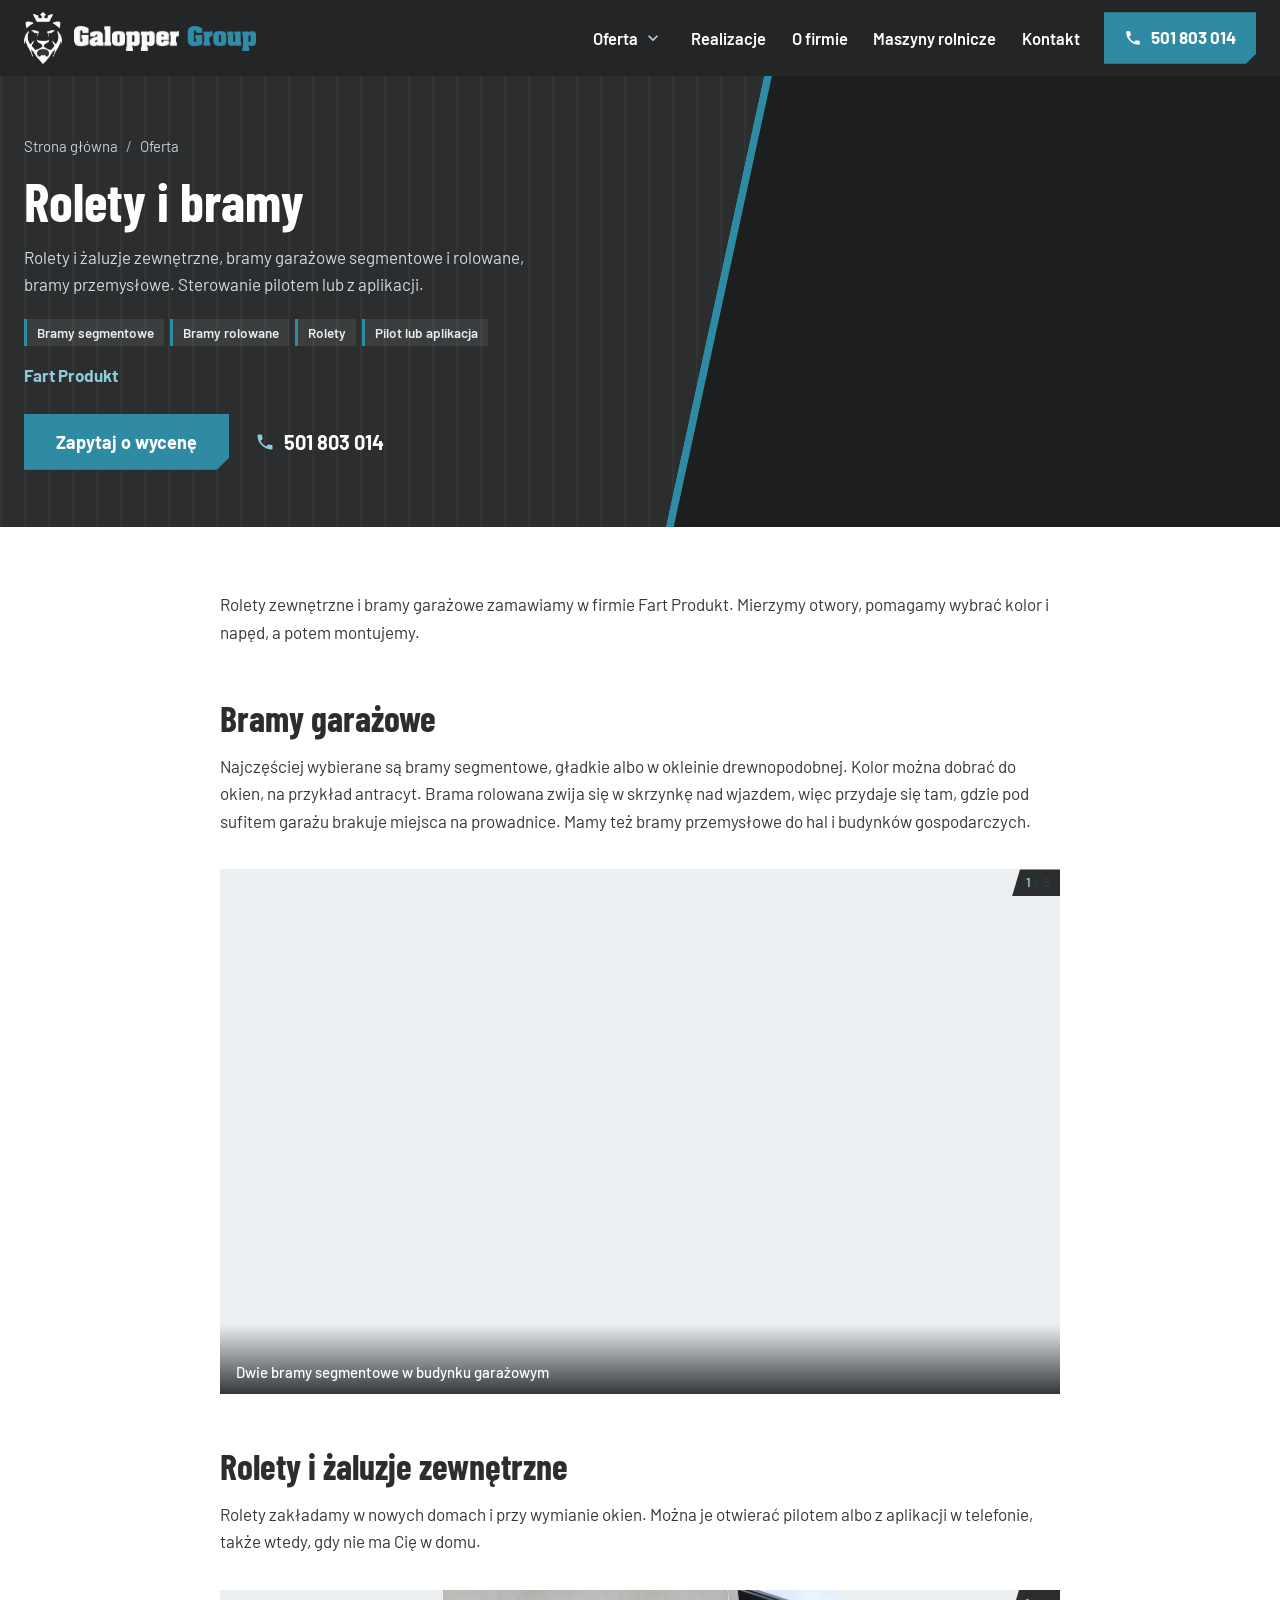
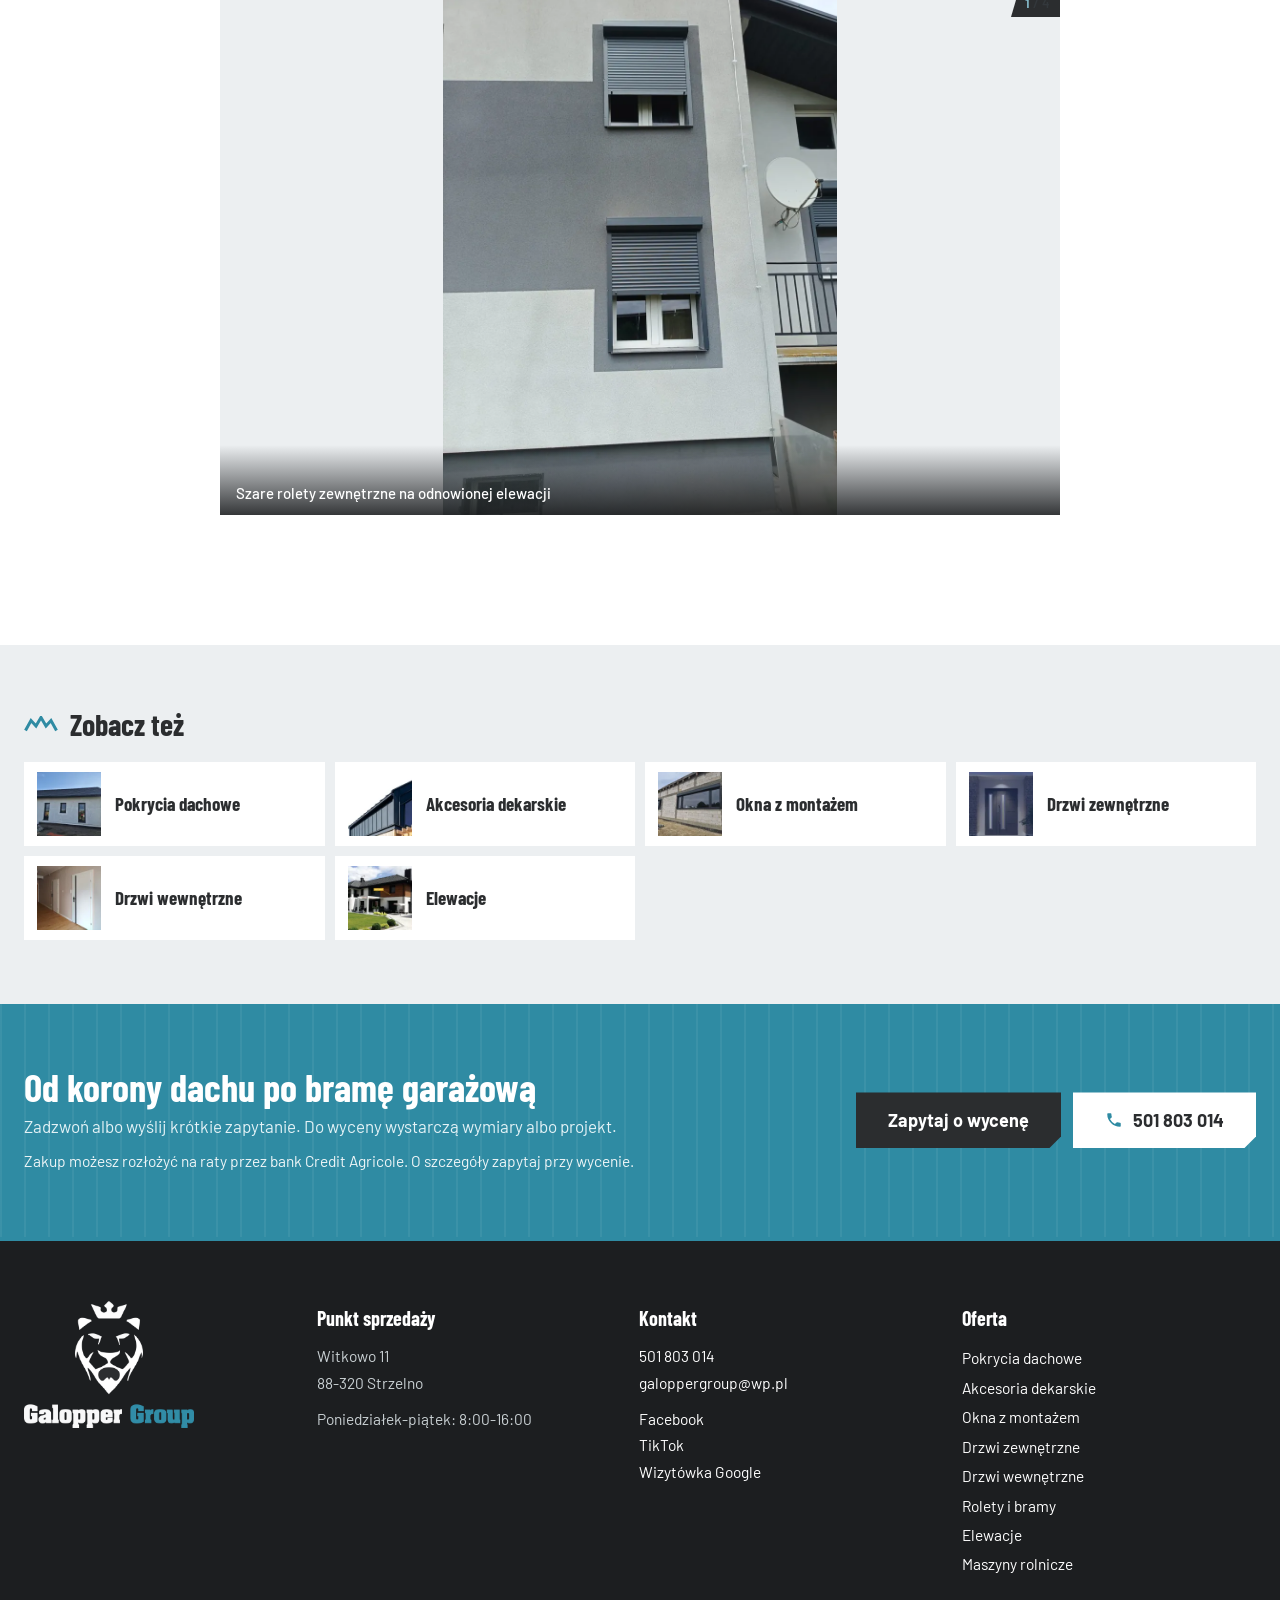
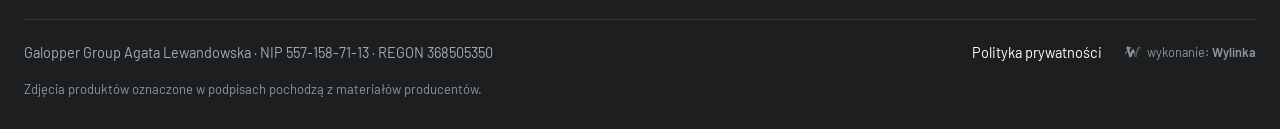
<file: oferta/rolety-i-bramy/index.html>
<!doctype html>
<html lang="pl-PL">
<head>
<meta charset="UTF-8">
<meta name="viewport" content="width=device-width, initial-scale=1, viewport-fit=cover">
<title>Rolety i bramy garażowe Fart Produkt | Galopper Group</title>
<meta name='robots' content='noindex, nofollow' />
<link rel="preload" href="https://disaster26.github.io/galopper-strona/wp-content/themes/galopper/fonts/Barlow-400-latin.woff2" as="font" type="font/woff2" crossorigin>
<link rel="preload" href="https://disaster26.github.io/galopper-strona/wp-content/themes/galopper/fonts/BarlowCondensed-700-latin.woff2" as="font" type="font/woff2" crossorigin>
<meta name="theme-color" content="#ffffff">
<meta name="description" content="Bramy garażowe segmentowe i rolowane, rolety zewnętrzne Fart Produkt ze sterowaniem pilotem lub z aplikacji. Pomiar i montaż, Strzelno i okolice.">
<meta property="og:type" content="website">
<meta property="og:locale" content="pl_PL">
<meta property="og:site_name" content="Galopper Group">
<meta property="og:title" content="Rolety i bramy garażowe Fart Produkt | Galopper Group">
<meta property="og:description" content="Bramy garażowe segmentowe i rolowane, rolety zewnętrzne Fart Produkt ze sterowaniem pilotem lub z aplikacji. Pomiar i montaż, Strzelno i okolice.">
<meta property="og:url" content="https://disaster26.github.io/galopper-strona/oferta/rolety-i-bramy/">
<meta property="og:image" content="https://disaster26.github.io/galopper-strona/wp-content/uploads/2026/11/brama-podwojna.webp">
<script type="application/ld+json">{"@context":"https://schema.org","@type":"HomeAndConstructionBusiness","@id":"https://disaster26.github.io/galopper-strona/#firma","name":"Galopper Group Agata Lewandowska","legalName":"Galopper Group AGATA LEWANDOWSKA","url":"https://disaster26.github.io/galopper-strona/","telephone":"+48501803014","email":"galoppergroup@wp.pl","taxID":"5571587113","logo":"https://disaster26.github.io/galopper-strona/wp-content/themes/galopper/img/logo.webp","image":"https://disaster26.github.io/galopper-strona/wp-content/themes/galopper/img/logo.webp","address":{"@type":"PostalAddress","streetAddress":"Witkowo 11","postalCode":"88-320","addressLocality":"Strzelno","addressRegion":"kujawsko-pomorskie","addressCountry":"PL"},"areaServed":"Strzelno i okolice","knowsAbout":["pokrycia dachowe","akcesoria dekarskie","okna PCV","drzwi zewnętrzne","drzwi wewnętrzne","rolety","bramy garażowe","elewacje","maszyny rolnicze"],"identifier":{"@type":"PropertyValue","propertyID":"REGON","value":"368505350"},"geo":{"@type":"GeoCoordinates","latitude":52.59479,"longitude":18.25534},"openingHoursSpecification":[{"@type":"OpeningHoursSpecification","dayOfWeek":["Monday","Tuesday","Wednesday","Thursday","Friday"],"opens":"08:00","closes":"16:00"}],"sameAs":["https://www.facebook.com/blachynadachywitkowo/","https://www.tiktok.com/@galoppergroup","https://www.google.com/maps?cid=14675847081042033631"]}</script>
<link rel='stylesheet' id='galopper-css' href='https://disaster26.github.io/galopper-strona/wp-content/themes/galopper/style.css' media='all' />
<link rel="canonical" href="https://disaster26.github.io/galopper-strona/oferta/rolety-i-bramy/" />
<link rel="icon" href="https://disaster26.github.io/galopper-strona/wp-content/uploads/2026/11/ikona-150x150.webp" sizes="32x32" />
<link rel="icon" href="https://disaster26.github.io/galopper-strona/wp-content/uploads/2026/11/ikona-300x300.webp" sizes="192x192" />
<link rel="apple-touch-icon" href="https://disaster26.github.io/galopper-strona/wp-content/uploads/2026/11/ikona-300x300.webp" />
<meta name="msapplication-TileImage" content="https://disaster26.github.io/galopper-strona/wp-content/uploads/2026/11/ikona-300x300.webp" />
</head>
<body class="wp-singular page-template page-template-tpl-oferta page-template-tpl-oferta-php page page-id-72 page-child parent-pageid-66 wp-embed-responsive wp-theme-galopper">
<a class="pomin" href="#tresc">Przejdź do treści</a>
<header class="top" id="top">
	<div class="top-in">
		<a href="https://disaster26.github.io/galopper-strona/" class="logo" aria-label="Galopper Group: strona główna">
			<img src="https://disaster26.github.io/galopper-strona/wp-content/themes/galopper/img/logo-lew-biala.webp" alt="" class="logo-lew" width="221" height="300">
			<img src="https://disaster26.github.io/galopper-strona/wp-content/themes/galopper/img/logo-napis-biala.webp" alt="Galopper Group" class="logo-napis" width="900" height="124">
		</a>
		<nav class="nav" id="nav" aria-label="Menu główne">
			<ul id="menu-menu-glowne" class="menu"><li id="menu-item-100" class="menu-item menu-item-type-post_type menu-item-object-page current-page-ancestor current-menu-ancestor current-menu-parent current-page-parent current_page_parent current_page_ancestor menu-item-has-children menu-item-100"><a href="https://disaster26.github.io/galopper-strona/oferta/">Oferta</a><button type="button" class="pod-przel" aria-expanded="false" aria-label="Pokaż podstrony: Oferta"><svg viewBox="0 0 24 24" aria-hidden="true" focusable="false"><path d="M7.4 8.6 6 10l6 6 6-6-1.4-1.4-4.6 4.6z"/></svg></button>
<ul class="sub-menu">
	<li id="menu-item-101" class="menu-item menu-item-type-post_type menu-item-object-page menu-item-101"><a href="https://disaster26.github.io/galopper-strona/oferta/pokrycia-dachowe/">Pokrycia dachowe</a></li>
	<li id="menu-item-102" class="menu-item menu-item-type-post_type menu-item-object-page menu-item-102"><a href="https://disaster26.github.io/galopper-strona/oferta/akcesoria-dekarskie/">Akcesoria dekarskie</a></li>
	<li id="menu-item-103" class="menu-item menu-item-type-post_type menu-item-object-page menu-item-103"><a href="https://disaster26.github.io/galopper-strona/oferta/okna/">Okna z montażem</a></li>
	<li id="menu-item-104" class="menu-item menu-item-type-post_type menu-item-object-page menu-item-104"><a href="https://disaster26.github.io/galopper-strona/oferta/drzwi-zewnetrzne/">Drzwi zewnętrzne</a></li>
	<li id="menu-item-105" class="menu-item menu-item-type-post_type menu-item-object-page menu-item-105"><a href="https://disaster26.github.io/galopper-strona/oferta/drzwi-wewnetrzne/">Drzwi wewnętrzne</a></li>
	<li id="menu-item-106" class="menu-item menu-item-type-post_type menu-item-object-page current-menu-item page_item page-item-72 current_page_item menu-item-106"><a href="https://disaster26.github.io/galopper-strona/oferta/rolety-i-bramy/" aria-current="page">Rolety i bramy</a></li>
	<li id="menu-item-107" class="menu-item menu-item-type-post_type menu-item-object-page menu-item-107"><a href="https://disaster26.github.io/galopper-strona/oferta/elewacje/">Elewacje</a></li>
</ul>
</li>
<li id="menu-item-108" class="menu-item menu-item-type-post_type menu-item-object-page menu-item-108"><a href="https://disaster26.github.io/galopper-strona/realizacje/">Realizacje</a></li>
<li id="menu-item-109" class="menu-item menu-item-type-post_type menu-item-object-page menu-item-109"><a href="https://disaster26.github.io/galopper-strona/o-firmie/">O firmie</a></li>
<li id="menu-item-110" class="menu-item menu-item-type-post_type menu-item-object-page menu-item-110"><a href="https://disaster26.github.io/galopper-strona/maszyny-rolnicze/">Maszyny rolnicze</a></li>
<li id="menu-item-111" class="menu-item menu-item-type-post_type menu-item-object-page menu-item-111"><a href="https://disaster26.github.io/galopper-strona/kontakt/">Kontakt</a></li>
</ul>			<a href="tel:+48501803014" class="nav-tel">Zadzwoń: 501 803 014</a>
		</nav>
		<a href="tel:+48501803014" class="top-tel" aria-label="Zadzwoń: 501 803 014">
			<svg viewBox="0 0 24 24" aria-hidden="true" focusable="false"><path d="M6.6 10.8a15.1 15.1 0 0 0 6.6 6.6l2.2-2.2a1 1 0 0 1 1-.25 11.4 11.4 0 0 0 3.6.57 1 1 0 0 1 1 1V20a1 1 0 0 1-1 1A17 17 0 0 1 3 4a1 1 0 0 1 1-1h3.5a1 1 0 0 1 1 1c0 1.25.2 2.45.57 3.57a1 1 0 0 1-.25 1z"/></svg>			<span>501 803 014</span>
		</a>
		<button class="burger" id="burger" type="button" aria-label="Otwórz menu" aria-expanded="false" aria-controls="nav"><span></span><span></span><span></span></button>
	</div>
</header>
<main id="tresc">
	<section class="podstrona-glowa oferta-glowa z-foto">
		<div class="wrap pg-in">
			<div class="pg-txt">
				<nav class="okruszki" aria-label="Jesteś tutaj">
	<a href="https://disaster26.github.io/galopper-strona/">Strona główna</a>
	<span aria-hidden="true">/</span><a href="https://disaster26.github.io/galopper-strona/oferta/">Oferta</a></nav>
				<h1>Rolety i bramy</h1>
				<p class="lead">Rolety i żaluzje zewnętrzne, bramy garażowe segmentowe i rolowane, bramy przemysłowe. Sterowanie pilotem lub z aplikacji.</p>				<ul class="cechy cechy-ciemne"><li>Bramy segmentowe</li><li>Bramy rolowane</li><li>Rolety</li><li>Pilot lub aplikacja</li></ul>				<p class="pg-marki">Fart Produkt</p>				<div class="pg-cta" id="hero-cta">
					<a href="https://disaster26.github.io/galopper-strona/kontakt/?rodzaj=rolety-i-bramy#formularz" class="btn">Zapytaj o wycenę</a>
					<a href="tel:+48501803014" class="pg-tel"><svg viewBox="0 0 24 24" aria-hidden="true" focusable="false"><path d="M6.6 10.8a15.1 15.1 0 0 0 6.6 6.6l2.2-2.2a1 1 0 0 1 1-.25 11.4 11.4 0 0 0 3.6.57 1 1 0 0 1 1 1V20a1 1 0 0 1-1 1A17 17 0 0 1 3 4a1 1 0 0 1 1-1h3.5a1 1 0 0 1 1 1c0 1.25.2 2.45.57 3.57a1 1 0 0 1-.25 1z"/></svg>501 803 014</a>
				</div>
			</div>
							<figure class="pg-foto"><img width="1024" height="768" src="https://disaster26.github.io/galopper-strona/wp-content/uploads/2026/11/brama-podwojna-1024x768.webp" class="attachment-large size-large wp-post-image" alt="Dwie brązowe bramy segmentowe w budynku garażowym" sizes="(max-width: 760px) 100vw, 50vw" loading="eager" fetchpriority="high" decoding="async" srcset="https://disaster26.github.io/galopper-strona/wp-content/uploads/2026/11/brama-podwojna-1024x768.webp 1024w, https://disaster26.github.io/galopper-strona/wp-content/uploads/2026/11/brama-podwojna-300x225.webp 300w, https://disaster26.github.io/galopper-strona/wp-content/uploads/2026/11/brama-podwojna-768x576.webp 768w, https://disaster26.github.io/galopper-strona/wp-content/uploads/2026/11/brama-podwojna.webp 1400w" /></figure>
					</div>
	</section>
	<section class="sekcja tresc-sekcja">
		<div class="wrap waska tresc-bloki">
			<p class="wp-block-paragraph">Rolety zewnętrzne i bramy garażowe zamawiamy w firmie Fart Produkt. Mierzymy otwory, pomagamy wybrać kolor i napęd, a potem montujemy.</p>

<h2 class="wp-block-heading">Bramy garażowe</h2>

<p class="wp-block-paragraph">Najczęściej wybierane są bramy segmentowe, gładkie albo w okleinie drewnopodobnej. Kolor można dobrać do okien, na przykład antracyt. Brama rolowana zwija się w skrzynkę nad wjazdem, więc przydaje się tam, gdzie pod sufitem garażu brakuje miejsca na prowadnice. Mamy też bramy przemysłowe do hal i budynków gospodarczych.</p>

<div class="karuzela k-tresc wiele" data-karuzela><div class="k-tor" tabindex="0" role="group" aria-roledescription="karuzela" aria-label="Galeria zdjęć"><figure class="k-slajd" aria-label="1 z 5"><img width="1400" height="1050" src="https://disaster26.github.io/galopper-strona/wp-content/uploads/2026/11/brama-podwojna.webp" class="attachment-gg-duze size-gg-duze" alt="Dwie brązowe bramy segmentowe w budynku garażowym" sizes="(max-width: 760px) 100vw, 860px" loading="lazy" decoding="async" srcset="https://disaster26.github.io/galopper-strona/wp-content/uploads/2026/11/brama-podwojna.webp 1400w, https://disaster26.github.io/galopper-strona/wp-content/uploads/2026/11/brama-podwojna-300x225.webp 300w, https://disaster26.github.io/galopper-strona/wp-content/uploads/2026/11/brama-podwojna-1024x768.webp 1024w, https://disaster26.github.io/galopper-strona/wp-content/uploads/2026/11/brama-podwojna-768x576.webp 768w" /><figcaption>Dwie bramy segmentowe w budynku garażowym</figcaption></figure><figure class="k-slajd" aria-label="2 z 5"><img width="1400" height="1050" src="https://disaster26.github.io/galopper-strona/wp-content/uploads/2026/11/brama-braz.webp" class="attachment-gg-duze size-gg-duze" alt="Brązowa brama garażowa segmentowa z przetłoczeniami" sizes="(max-width: 760px) 100vw, 860px" loading="lazy" decoding="async" srcset="https://disaster26.github.io/galopper-strona/wp-content/uploads/2026/11/brama-braz.webp 1400w, https://disaster26.github.io/galopper-strona/wp-content/uploads/2026/11/brama-braz-300x225.webp 300w, https://disaster26.github.io/galopper-strona/wp-content/uploads/2026/11/brama-braz-1024x768.webp 1024w, https://disaster26.github.io/galopper-strona/wp-content/uploads/2026/11/brama-braz-768x576.webp 768w" /><figcaption>Brązowa brama segmentowa z przetłoczeniami</figcaption></figure><figure class="k-slajd" aria-label="3 z 5"><img width="540" height="960" src="https://disaster26.github.io/galopper-strona/wp-content/uploads/2026/11/brama-rolowana.webp" class="attachment-gg-duze size-gg-duze" alt="Brązowa brama rolowana w garażu, widok od wewnątrz" sizes="(max-width: 760px) 100vw, 860px" loading="lazy" decoding="async" srcset="https://disaster26.github.io/galopper-strona/wp-content/uploads/2026/11/brama-rolowana.webp 540w, https://disaster26.github.io/galopper-strona/wp-content/uploads/2026/11/brama-rolowana-169x300.webp 169w" /><figcaption>Brama rolowana Fart Produkt w garażu</figcaption></figure><figure class="k-slajd" aria-label="4 z 5"><img width="1600" height="900" src="https://disaster26.github.io/galopper-strona/wp-content/uploads/2026/11/fart-brama.webp" class="attachment-gg-duze size-gg-duze" alt="Segmentowa brama garażowa Fart Produkt w okleinie drewnopodobnej" sizes="(max-width: 760px) 100vw, 860px" loading="lazy" decoding="async" srcset="https://disaster26.github.io/galopper-strona/wp-content/uploads/2026/11/fart-brama.webp 1600w, https://disaster26.github.io/galopper-strona/wp-content/uploads/2026/11/fart-brama-300x169.webp 300w, https://disaster26.github.io/galopper-strona/wp-content/uploads/2026/11/fart-brama-1024x576.webp 1024w, https://disaster26.github.io/galopper-strona/wp-content/uploads/2026/11/fart-brama-768x432.webp 768w, https://disaster26.github.io/galopper-strona/wp-content/uploads/2026/11/fart-brama-1536x864.webp 1536w" /><figcaption>Brama segmentowa w okleinie drewnopodobnej (zdjęcie producenta)</figcaption></figure><figure class="k-slajd" aria-label="5 z 5"><img width="1400" height="788" src="https://disaster26.github.io/galopper-strona/wp-content/uploads/2026/11/fart-osiedle.webp" class="attachment-gg-duze size-gg-duze" alt="Szeregowe domy z grafitowymi bramami segmentowymi Fart Produkt" sizes="(max-width: 760px) 100vw, 860px" loading="lazy" decoding="async" srcset="https://disaster26.github.io/galopper-strona/wp-content/uploads/2026/11/fart-osiedle.webp 1400w, https://disaster26.github.io/galopper-strona/wp-content/uploads/2026/11/fart-osiedle-300x169.webp 300w, https://disaster26.github.io/galopper-strona/wp-content/uploads/2026/11/fart-osiedle-1024x576.webp 1024w, https://disaster26.github.io/galopper-strona/wp-content/uploads/2026/11/fart-osiedle-768x432.webp 768w" /><figcaption>Bramy segmentowe w zabudowie szeregowej (zdjęcie producenta)</figcaption></figure></div><button type="button" class="k-strz k-pop" aria-label="Poprzednie zdjęcie"><svg viewBox="0 0 24 24" aria-hidden="true" focusable="false"><path d="M15.4 5.4 14 4l-8 8 8 8 1.4-1.4L8.8 12z"/></svg></button><button type="button" class="k-strz k-nast" aria-label="Następne zdjęcie"><svg viewBox="0 0 24 24" aria-hidden="true" focusable="false"><path d="M8.6 18.6 10 20l8-8-8-8-1.4 1.4 6.6 6.6z"/></svg></button><p class="k-licznik" aria-hidden="true"><span>1</span> / 5</p></div>

<h2 class="wp-block-heading">Rolety i żaluzje zewnętrzne</h2>

<p class="wp-block-paragraph">Rolety zakładamy w nowych domach i przy wymianie okien. Można je otwierać pilotem albo z aplikacji w telefonie, także wtedy, gdy nie ma Cię w domu.</p>

<div class="karuzela k-tresc wiele" data-karuzela><div class="k-tor" tabindex="0" role="group" aria-roledescription="karuzela" aria-label="Galeria zdjęć"><figure class="k-slajd" aria-label="1 z 4"><img width="825" height="1100" src="https://disaster26.github.io/galopper-strona/wp-content/uploads/2026/11/rolety-szare.webp" class="attachment-gg-duze size-gg-duze" alt="Szare rolety zewnętrzne nad oknami na odnowionej elewacji" sizes="(max-width: 760px) 100vw, 860px" loading="lazy" decoding="async" srcset="https://disaster26.github.io/galopper-strona/wp-content/uploads/2026/11/rolety-szare.webp 825w, https://disaster26.github.io/galopper-strona/wp-content/uploads/2026/11/rolety-szare-225x300.webp 225w, https://disaster26.github.io/galopper-strona/wp-content/uploads/2026/11/rolety-szare-768x1024.webp 768w" /><figcaption>Szare rolety zewnętrzne na odnowionej elewacji</figcaption></figure><figure class="k-slajd" aria-label="2 z 4"><img width="825" height="1100" src="https://disaster26.github.io/galopper-strona/wp-content/uploads/2026/11/rolety-zielone.webp" class="attachment-gg-duze size-gg-duze" alt="Zielone okna z roletami zewnętrznymi w starszym domu" sizes="(max-width: 760px) 100vw, 860px" loading="lazy" decoding="async" srcset="https://disaster26.github.io/galopper-strona/wp-content/uploads/2026/11/rolety-zielone.webp 825w, https://disaster26.github.io/galopper-strona/wp-content/uploads/2026/11/rolety-zielone-225x300.webp 225w, https://disaster26.github.io/galopper-strona/wp-content/uploads/2026/11/rolety-zielone-768x1024.webp 768w" /><figcaption>Rolety w kolorze okien w starszym domu</figcaption></figure><figure class="k-slajd" aria-label="3 z 4"><img width="1400" height="788" src="https://disaster26.github.io/galopper-strona/wp-content/uploads/2026/11/fart-rolety-app.webp" class="attachment-gg-duze size-gg-duze" alt="Kobieta zamykająca rolety zewnętrzne aplikacją w telefonie" sizes="(max-width: 760px) 100vw, 860px" loading="lazy" decoding="async" srcset="https://disaster26.github.io/galopper-strona/wp-content/uploads/2026/11/fart-rolety-app.webp 1400w, https://disaster26.github.io/galopper-strona/wp-content/uploads/2026/11/fart-rolety-app-300x169.webp 300w, https://disaster26.github.io/galopper-strona/wp-content/uploads/2026/11/fart-rolety-app-1024x576.webp 1024w, https://disaster26.github.io/galopper-strona/wp-content/uploads/2026/11/fart-rolety-app-768x432.webp 768w" /><figcaption>Rolety sterowane z aplikacji (zdjęcie producenta)</figcaption></figure><figure class="k-slajd" aria-label="4 z 4"><img width="1400" height="788" src="https://disaster26.github.io/galopper-strona/wp-content/uploads/2026/11/fart-rolety-wnetrze.webp" class="attachment-gg-duze size-gg-duze" alt="Sypialnia z oknami osłoniętymi roletami zewnętrznymi" sizes="(max-width: 760px) 100vw, 860px" loading="lazy" decoding="async" srcset="https://disaster26.github.io/galopper-strona/wp-content/uploads/2026/11/fart-rolety-wnetrze.webp 1400w, https://disaster26.github.io/galopper-strona/wp-content/uploads/2026/11/fart-rolety-wnetrze-300x169.webp 300w, https://disaster26.github.io/galopper-strona/wp-content/uploads/2026/11/fart-rolety-wnetrze-1024x576.webp 1024w, https://disaster26.github.io/galopper-strona/wp-content/uploads/2026/11/fart-rolety-wnetrze-768x432.webp 768w" /><figcaption>Rolety zewnętrzne w sypialni (zdjęcie producenta)</figcaption></figure></div><button type="button" class="k-strz k-pop" aria-label="Poprzednie zdjęcie"><svg viewBox="0 0 24 24" aria-hidden="true" focusable="false"><path d="M15.4 5.4 14 4l-8 8 8 8 1.4-1.4L8.8 12z"/></svg></button><button type="button" class="k-strz k-nast" aria-label="Następne zdjęcie"><svg viewBox="0 0 24 24" aria-hidden="true" focusable="false"><path d="M8.6 18.6 10 20l8-8-8-8-1.4 1.4 6.6 6.6z"/></svg></button><p class="k-licznik" aria-hidden="true"><span>1</span> / 4</p></div>

		</div>
	</section>
	<section class="inne">
	<div class="wrap">
		<h2>Zobacz też</h2>
		<ul class="inne-lista">
							<li><a href="https://disaster26.github.io/galopper-strona/oferta/pokrycia-dachowe/">
					<img width="150" height="150" src="https://disaster26.github.io/galopper-strona/wp-content/uploads/2026/11/dach-grafit-nowy-150x150.webp" class="attachment-thumbnail size-thumbnail wp-post-image" alt="" loading="lazy" decoding="async" />					<span>Pokrycia dachowe</span>
				</a></li>
							<li><a href="https://disaster26.github.io/galopper-strona/oferta/akcesoria-dekarskie/">
					<img width="150" height="150" src="https://disaster26.github.io/galopper-strona/wp-content/uploads/2026/11/bratex-obrobki-150x150.webp" class="attachment-thumbnail size-thumbnail wp-post-image" alt="" loading="lazy" decoding="async" />					<span>Akcesoria dekarskie</span>
				</a></li>
							<li><a href="https://disaster26.github.io/galopper-strona/oferta/okna/">
					<img width="150" height="150" src="https://disaster26.github.io/galopper-strona/wp-content/uploads/2026/11/okna-antracyt-budowa-150x150.webp" class="attachment-thumbnail size-thumbnail wp-post-image" alt="" loading="lazy" decoding="async" />					<span>Okna z montażem</span>
				</a></li>
							<li><a href="https://disaster26.github.io/galopper-strona/oferta/drzwi-zewnetrzne/">
					<img width="150" height="150" src="https://disaster26.github.io/galopper-strona/wp-content/uploads/2026/11/drzwi-martom-150x150.webp" class="attachment-thumbnail size-thumbnail wp-post-image" alt="" loading="lazy" decoding="async" />					<span>Drzwi zewnętrzne</span>
				</a></li>
							<li><a href="https://disaster26.github.io/galopper-strona/oferta/drzwi-wewnetrzne/">
					<img width="150" height="150" src="https://disaster26.github.io/galopper-strona/wp-content/uploads/2026/11/dre-montaz-korytarz-150x150.webp" class="attachment-thumbnail size-thumbnail wp-post-image" alt="" loading="lazy" decoding="async" />					<span>Drzwi wewnętrzne</span>
				</a></li>
							<li><a href="https://disaster26.github.io/galopper-strona/oferta/elewacje/">
					<img width="150" height="150" src="https://disaster26.github.io/galopper-strona/wp-content/uploads/2026/11/kosbud-deska-150x150.webp" class="attachment-thumbnail size-thumbnail wp-post-image" alt="" loading="lazy" decoding="async" />					<span>Elewacje</span>
				</a></li>
					</ul>
	</div>
</section>
<section class="cta-pas">
	<div class="wrap cta-in">
		<div>
			<h2>Od korony dachu po bramę garażową</h2>
			<p>Zadzwoń albo wyślij krótkie zapytanie. Do wyceny wystarczą wymiary albo projekt.</p>
			<p class="cta-raty">Zakup możesz rozłożyć na raty przez bank Credit Agricole. O szczegóły zapytaj przy wycenie.</p>		</div>
		<div class="cta-przyciski">
			<a href="https://disaster26.github.io/galopper-strona/kontakt/?rodzaj=rolety-i-bramy#formularz" class="btn">Zapytaj o wycenę</a>
			<a href="tel:+48501803014" class="btn btn-ciemny"><svg viewBox="0 0 24 24" aria-hidden="true" focusable="false"><path d="M6.6 10.8a15.1 15.1 0 0 0 6.6 6.6l2.2-2.2a1 1 0 0 1 1-.25 11.4 11.4 0 0 0 3.6.57 1 1 0 0 1 1 1V20a1 1 0 0 1-1 1A17 17 0 0 1 3 4a1 1 0 0 1 1-1h3.5a1 1 0 0 1 1 1c0 1.25.2 2.45.57 3.57a1 1 0 0 1-.25 1z"/></svg>501 803 014</a>
		</div>
	</div>
</section>
</main>

<footer class="stopka">
	<div class="wrap">
		<div class="stopka-g">
			<div>
				<img src="https://disaster26.github.io/galopper-strona/wp-content/themes/galopper/img/logo-biala.webp" alt="Galopper Group" class="stopka-logo" width="520" height="385" loading="lazy" decoding="async">
			</div>
			<div>
				<p class="stopka-h">Punkt sprzedaży</p>
				<p>Witkowo 11<br>88-320 Strzelno</p>
									<p class="stopka-godz">Poniedziałek-piątek: 8:00-16:00</p>
							</div>
			<div>
				<p class="stopka-h">Kontakt</p>
				<p><a href="tel:+48501803014">501 803 014</a><br><a href="mailto:galoppergroup@wp.pl">galoppergroup@wp.pl</a></p>
				<p>
					<a href="https://www.facebook.com/blachynadachywitkowo/" target="_blank" rel="noopener">Facebook</a><br>					<a href="https://www.tiktok.com/@galoppergroup" target="_blank" rel="noopener">TikTok</a><br>					<a href="https://www.google.com/maps?cid=14675847081042033631" target="_blank" rel="noopener">Wizytówka Google</a>				</p>
			</div>
			<div>
				<p class="stopka-h">Oferta</p>
				<ul class="stopka-lista">
											<li><a href="https://disaster26.github.io/galopper-strona/oferta/pokrycia-dachowe/">Pokrycia dachowe</a></li>
											<li><a href="https://disaster26.github.io/galopper-strona/oferta/akcesoria-dekarskie/">Akcesoria dekarskie</a></li>
											<li><a href="https://disaster26.github.io/galopper-strona/oferta/okna/">Okna z montażem</a></li>
											<li><a href="https://disaster26.github.io/galopper-strona/oferta/drzwi-zewnetrzne/">Drzwi zewnętrzne</a></li>
											<li><a href="https://disaster26.github.io/galopper-strona/oferta/drzwi-wewnetrzne/">Drzwi wewnętrzne</a></li>
											<li><a href="https://disaster26.github.io/galopper-strona/oferta/rolety-i-bramy/">Rolety i bramy</a></li>
											<li><a href="https://disaster26.github.io/galopper-strona/oferta/elewacje/">Elewacje</a></li>
																<li><a href="https://disaster26.github.io/galopper-strona/maszyny-rolnicze/">Maszyny rolnicze</a></li>
									</ul>
			</div>
		</div>
		<div class="stopka-dol">
			<p>Galopper Group Agata Lewandowska · NIP 557-158-71-13 · REGON 368505350</p>
			<p class="stopka-linki">
				<a href="https://disaster26.github.io/galopper-strona/polityka-prywatnosci/">Polityka prywatności</a>				<a class="wylinka-badge" href="https://wylinka.pl/?utm_source=galoppergroup.pl&amp;utm_medium=stopka&amp;utm_campaign=wykonanie" rel="noopener" title="Strona wykonana przez Wylinka"><svg viewBox="0 0 64 64" aria-hidden="true" focusable="false" fill="currentColor"><path d="M9.8 22.8l-1.2-7.9 2.2-3.7 15.5 4.6-.5 1.5-7.2 5.5 4.7 15.6 5-15.6 7 0 4.1 12.7-4.2-.9-2.6 1.8-.8-2.2-5.3 15.6-4.3 0 .4 .2-2.1 2.8-1.3-1.1 1.1-1.4-3.1 .2-.1-1.7 2.2-.1-5.7-16.5-4.8 .6-.8 3.1 0 .5-.3 .5 .8 2.2-1.6 .5-.4-1.3-.8 1.6-1.5-.8 .8-1.6-1.4 .6-.6-1.6 2.3-.8 .2-.4 1.3-4.8 5.9-.8-2.4-6.9zM15.2 13.7l-.1-.4-.4 .8-.1 .8 .1 1 .1 .4 .3 .7 .3-.9 .1-.7 0-.8z"/><path class="wy-pod" d="M37.1 49.8l-4.5-13.3 2.6-1.8 4.2 .9 .9 2.8 3-9.7 0-.5 .1-.8 3.2-8.4 .5-1 .6-1 .9-1.1 1.3-1 1.1-.7 1.4-.5 1.4-.3 .7 0 .9 0 1.2 .3 1.4 .6 .8 .5 .7 .7 .6 .7 .5 .9 .3 .9 .1 .9 0 .8-.2 .9-.5 .9-.5 .6-.7 .5-.7 .3-.1-.1 0-.1 .5-.5 .3-.7 .2-.5 0-.6-.1-.6-.3-.7-.4-.5-.4-.4-.5-.3-.6-.3-.7 0-.7 .1-.6 .1-.5 .4-.5 .5-.3 .5-.2 .7-.1 1.5-1.4 5.1-.8 3.3-.3 .7-.5 .7-6 17.5 1.9 .1-.1 1.7-3.1-.2 1.1 1.4-1.3 1.1-2.1-2.8 .4-.2z"/><path class="wy-old" d="M40.8 50l.4-.2-4.1 0-4.2-12.5 2.5-1.7 4.3 .9 .6 1.9 .6-1.6 0-.3 2.4-7.8 0-.5 .1-.8 3.2-8.4 .4-.8 .6-.9 .9-1.2 .9-.9 1.3-.8 1.4-.6 1.2-.3 1.4-.1 1.3 .1 .6 .2 .8 .3 1.1 .6 .9 .7 .7 .9 .5 .9 .3 .9 .1 1.1-.1 .9-.3 .9-.4 .7-.6 .7-.6 .4-.6 .2-.1-.1 0-.1 .5-.5 .3-.7 .2-.5 0-.5-.1-.6-.2-.6-.3-.5-.4-.5-.5-.3-.6-.3-.7-.1-.6 0-.6 .1-.6 .3-.6 .5-.3 .4-.2 .5-.1 .5-.1 1.5-1.4 5.1-.8 3.3-.3 .7-.5 .7-6 17.5 1.9 .1-.1 1.7-3.1-.2 1.1 1.4-1.3 1.1zM49.6 17.1l.6 1.7-1.5 1.9 .4 .4 1.8-2.1-.7-2.1zM48.1 28.3l.5 1.8-1.7 1.8 .4 .4 1.9-2-.6-2.2zM37.9 41.7l1.7-1.5-.4-.4-1.7 1.4zM42.6 38.7l-1.5 2.8 1.1 2-1.3 2.6 .5 .2 1.5-2.8-1.1-2 1.4-2.5z"/></svg><span>wykonanie: <b>Wylinka</b></span></a>
			</p>
		</div>
		<p class="stopka-przypis">Zdjęcia produktów oznaczone w podpisach pochodzą z materiałów producentów.</p>
	</div>
</footer>

<div class="mob" id="mob">
	<a href="tel:+48501803014" class="mob-tel"><svg viewBox="0 0 24 24" aria-hidden="true" focusable="false"><path d="M6.6 10.8a15.1 15.1 0 0 0 6.6 6.6l2.2-2.2a1 1 0 0 1 1-.25 11.4 11.4 0 0 0 3.6.57 1 1 0 0 1 1 1V20a1 1 0 0 1-1 1A17 17 0 0 1 3 4a1 1 0 0 1 1-1h3.5a1 1 0 0 1 1 1c0 1.25.2 2.45.57 3.57a1 1 0 0 1-.25 1z"/></svg> Zadzwoń</a>
	<a href="https://disaster26.github.io/galopper-strona/kontakt/#formularz" class="mob-cta">Zapytaj o wycenę</a>
</div>
<script type="speculationrules">
{"prefetch":[{"source":"document","where":{"and":[{"href_matches":"/*"},{"not":{"href_matches":["/wp-*.php","/wp-admin/*","/wp-content/uploads/*","/wp-content/*","/wp-content/plugins/*","/wp-content/themes/galopper/*","/*\\?(.+)"]}},{"not":{"selector_matches":"a[rel~=\"nofollow\"]"}},{"not":{"selector_matches":".no-prefetch, .no-prefetch a"}}]},"eagerness":"conservative"}]}
</script>
<script data-wp-strategy="defer" defer id="galopper-js" src="https://disaster26.github.io/galopper-strona/wp-content/themes/galopper/js/app.js"></script>
</body>
</html>
</file>
